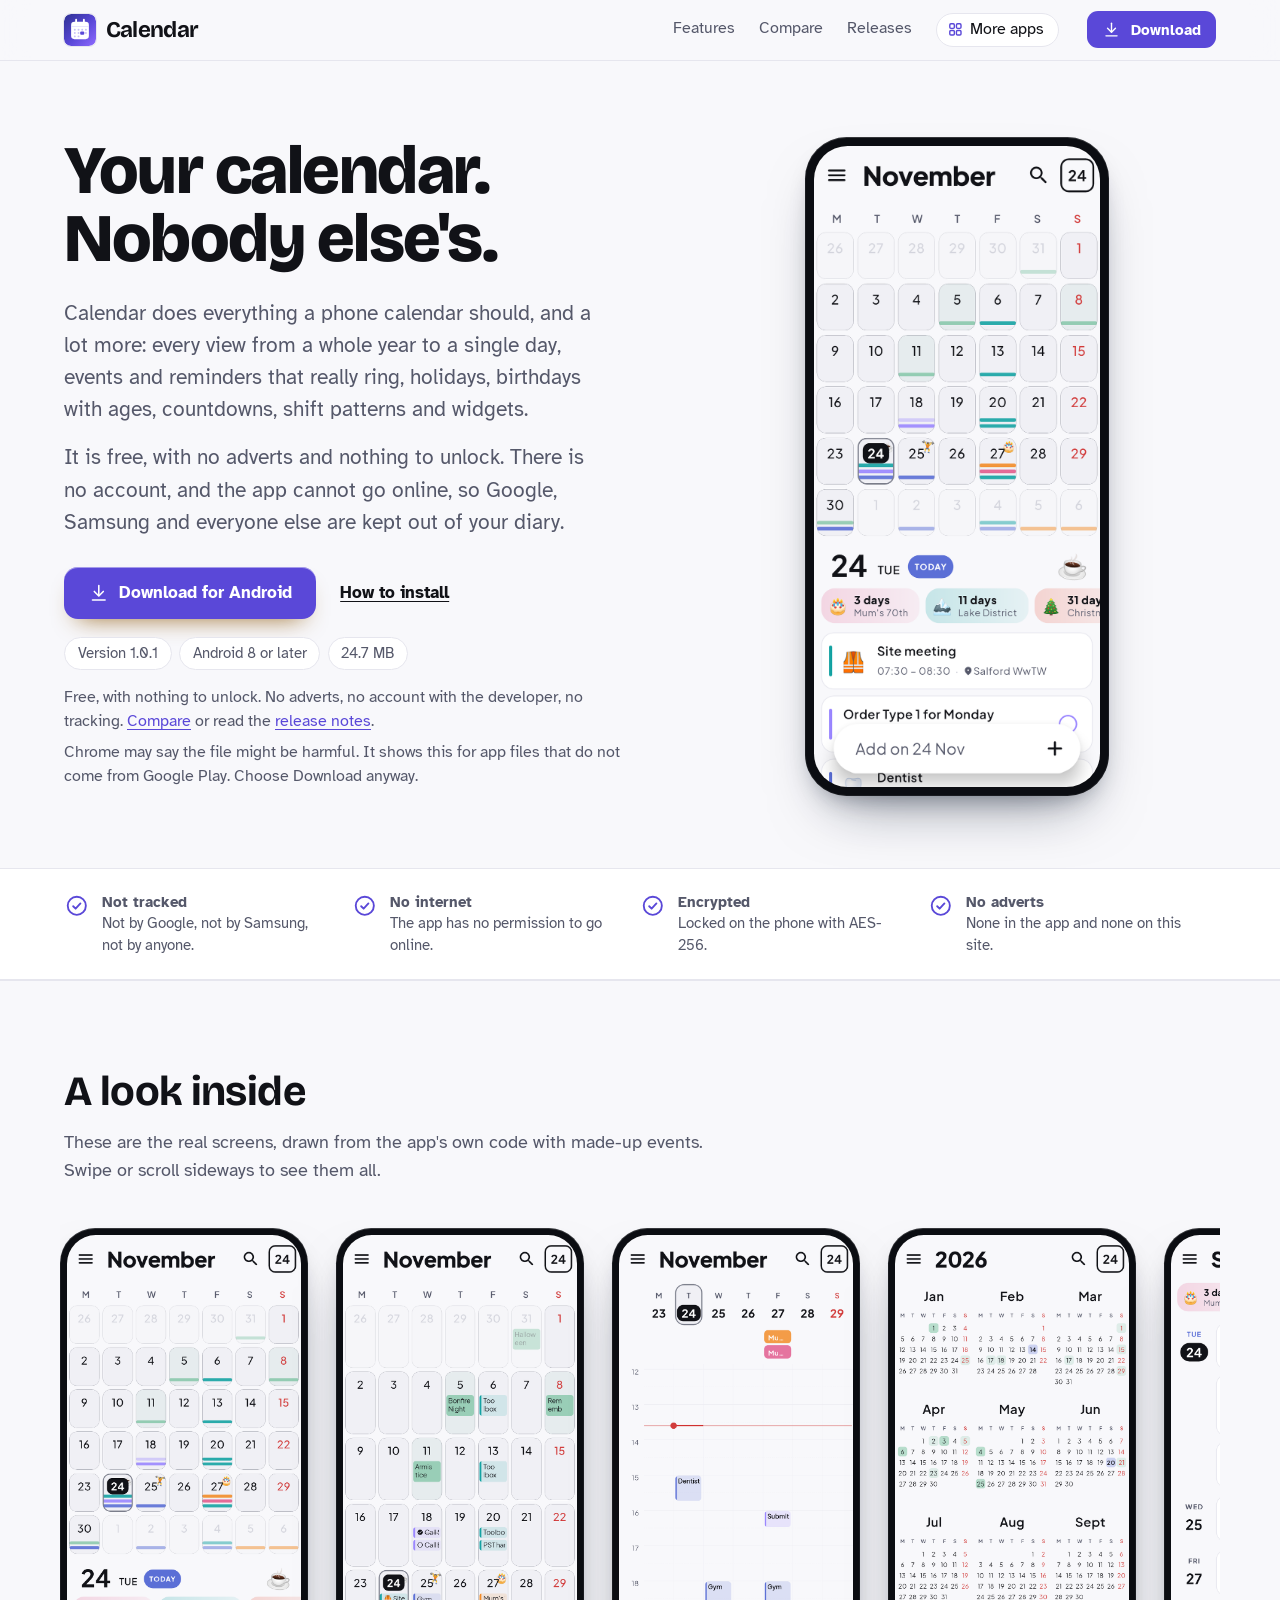
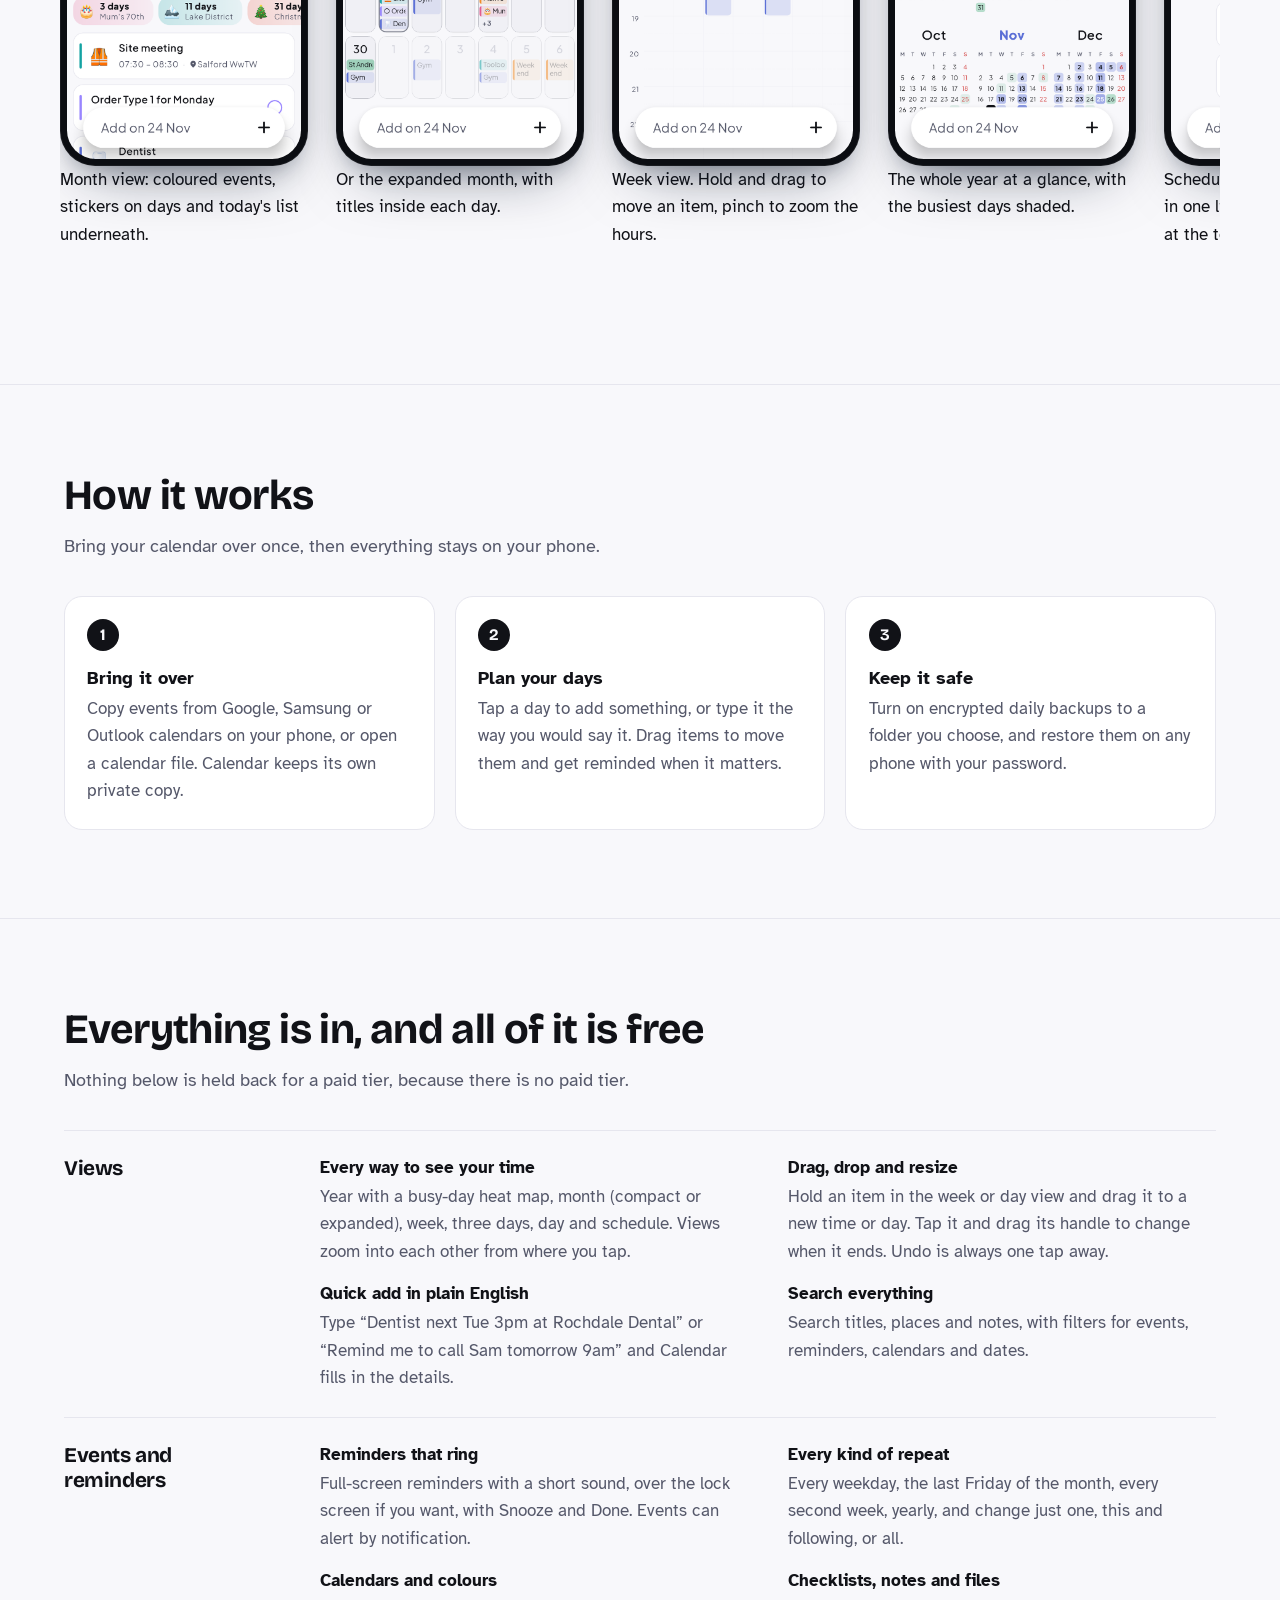
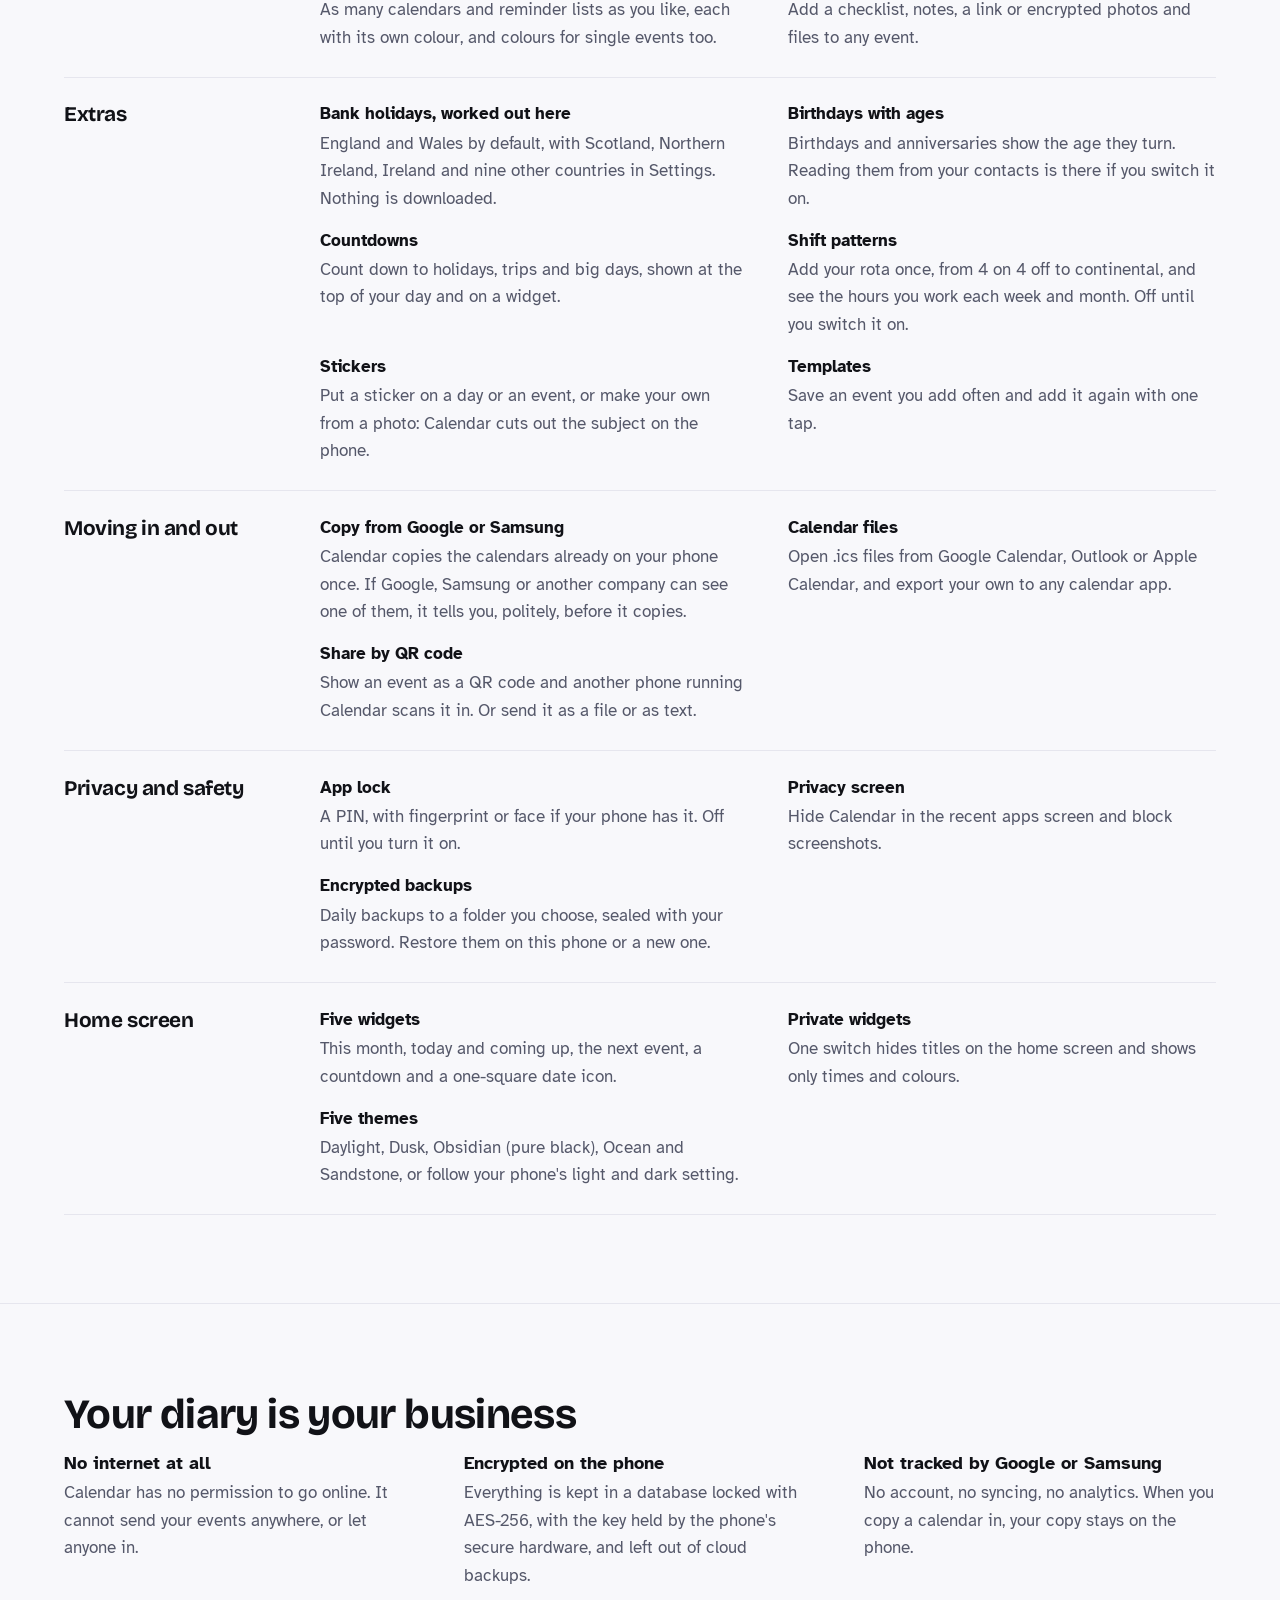
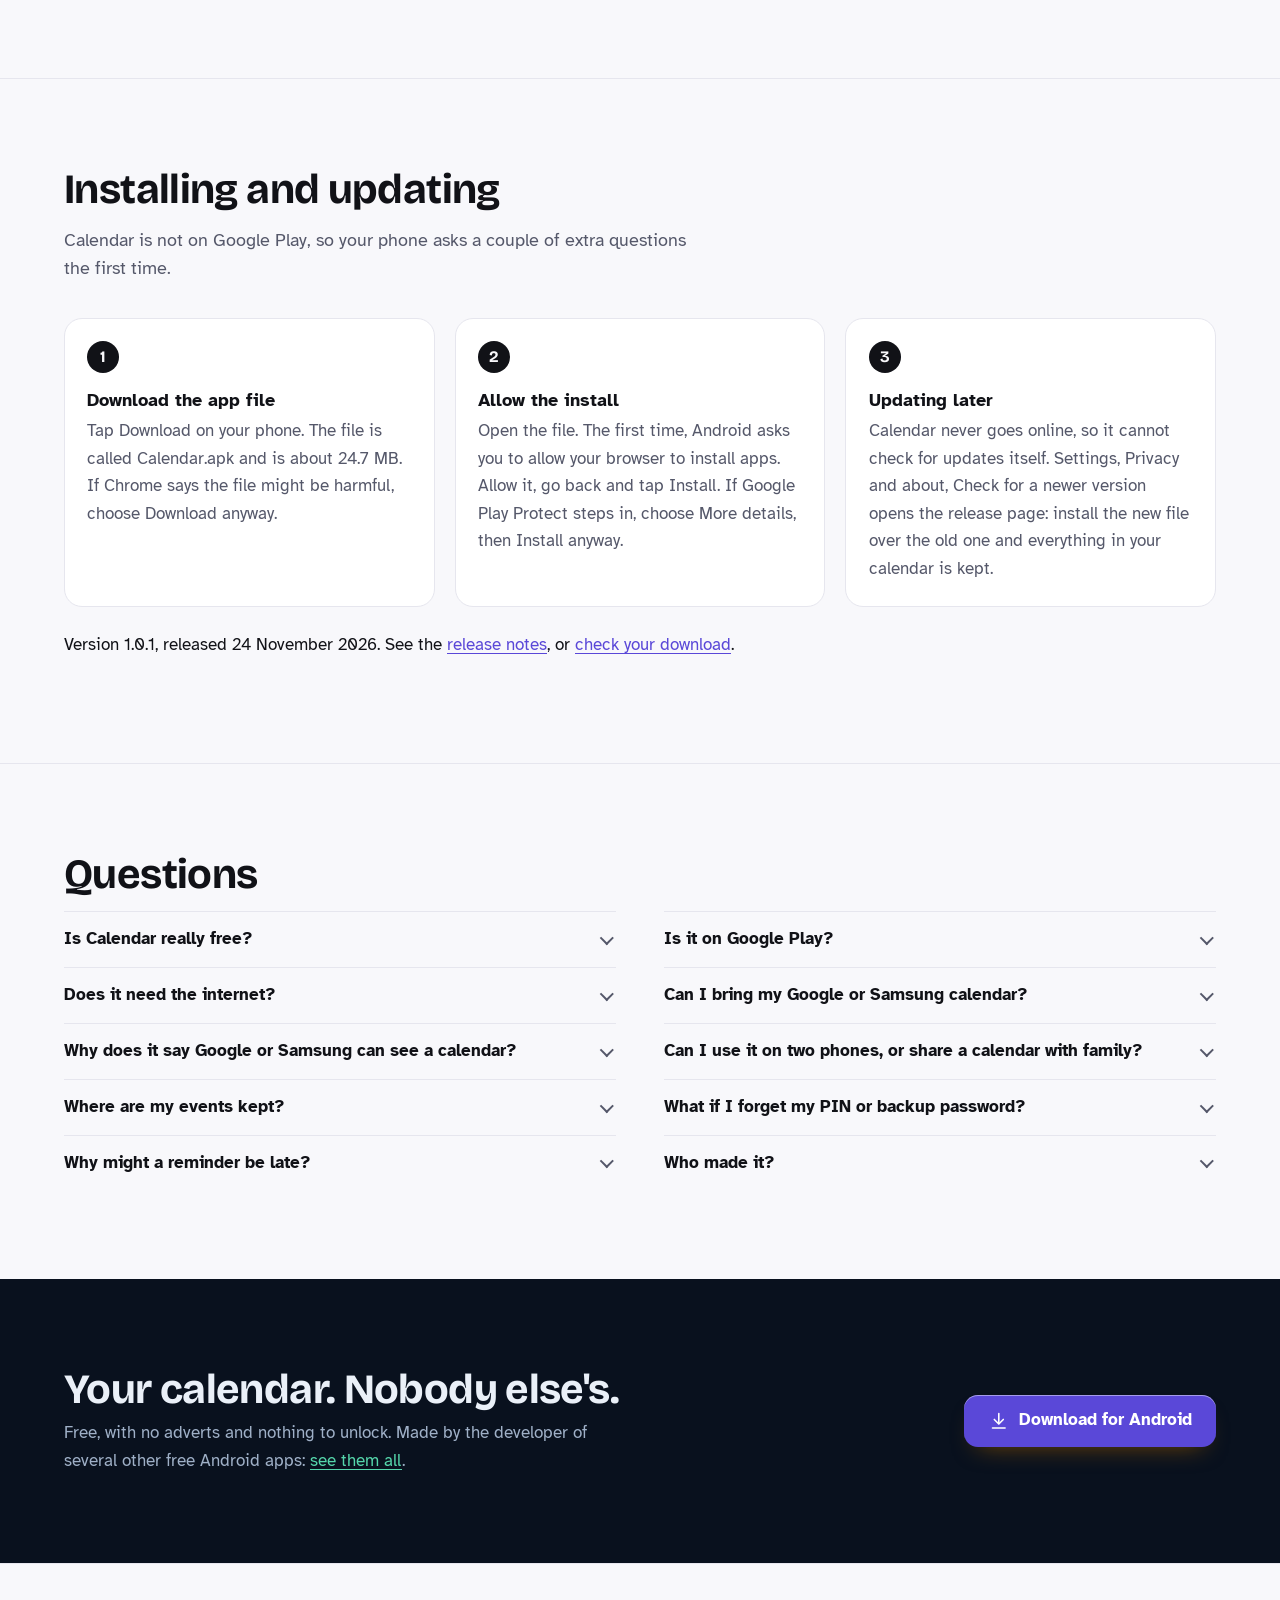
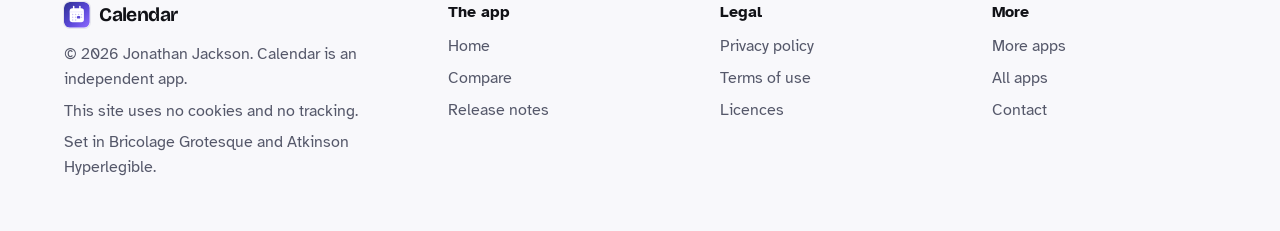
<file: index.html>
<!DOCTYPE html>
<html lang="en-GB">
<head>
<meta charset="utf-8">
<meta name="viewport" content="width=device-width, initial-scale=1">
<title>Calendar: a free, private calendar for Android that never goes online</title>
<meta name="description" content="Calendar is a free calendar for Android with year, month, week, day and schedule views, reminders that ring, UK bank holidays, birthdays, countdowns, shift patterns, photo stickers, widgets and encrypted backups. No adverts, no account, no internet.">
<meta name="author" content="Jonathan Jackson">
<link rel="canonical" href="https://customgpter.github.io/calendar/">
<meta name="theme-color" content="#f8f8fb" media="(prefers-color-scheme: light)">
<meta name="theme-color" content="#0b0b10" media="(prefers-color-scheme: dark)">
<meta property="og:type" content="website">
<meta property="og:site_name" content="Calendar">
<meta property="og:title" content="Calendar: a free, private calendar for Android that never goes online">
<meta property="og:description" content="Calendar is a free calendar for Android with year, month, week, day and schedule views, reminders that ring, UK bank holidays, birthdays, countdowns, shift patterns, photo stickers, widgets and encrypted backups. No adverts, no account, no internet.">
<meta property="og:url" content="https://customgpter.github.io/calendar/">
<meta property="og:image" content="https://customgpter.github.io/calendar/assets/og.png">
<meta property="og:image:width" content="1200">
<meta property="og:image:height" content="630">
<meta property="og:image:alt" content="Calendar&#x27;s month view: November with coloured events, stickers and today&#x27;s list underneath">
<meta property="og:locale" content="en_GB">
<meta name="twitter:card" content="summary_large_image">
<link rel="icon" href="./assets/favicon.svg" type="image/svg+xml">
<link rel="apple-touch-icon" href="./assets/apple-touch-icon.png">
<link rel="preload" href="./assets/fonts/bricolage-grotesque-latin.woff2" as="font" type="font/woff2" crossorigin>
<link rel="preload" href="./assets/fonts/atkinson-hyperlegible-latin-400-normal.woff2" as="font" type="font/woff2" crossorigin>
<link rel="stylesheet" href="./assets/site.css?v=1">
<link rel="stylesheet" href="./assets/house.css?v=1">
<link rel="stylesheet" href="./assets/apps-list.css?v=1">
<script src="./assets/apps-list.js?v=1" defer></script>
<script type="application/ld+json">{"@context":"https://schema.org","@type":"SoftwareApplication","name":"Calendar","url":"https://customgpter.github.io/calendar/","description":"Calendar is a free calendar for Android with year, month, week, day and schedule views, reminders that ring, UK bank holidays, birthdays, countdowns, shift patterns, photo stickers, widgets and encrypted backups. No adverts, no account, no internet.","applicationCategory":"ProductivityApplication","operatingSystem":"Android 8 or later","softwareVersion":"1.0.1","downloadUrl":"https://github.com/CustomGPTer/calendar/releases/latest/download/Calendar.apk","releaseNotes":"https://customgpter.github.io/calendar/releases.html","offers":{"@type":"Offer","price":"0","priceCurrency":"GBP"},"inLanguage":"en-GB","image":"https://customgpter.github.io/calendar/assets/og.png","featureList":["Every way to see your time","Drag, drop and resize","Quick add in plain English","Search everything","Reminders that ring","Every kind of repeat","Calendars and colours","Checklists, notes and files","Bank holidays, worked out here","Birthdays with ages","Countdowns","Shift patterns"],"author":{"@type":"Person","name":"Jonathan Jackson"}}</script>
<script type="application/ld+json">{"@context":"https://schema.org","@type":"FAQPage","mainEntity":[{"@type":"Question","name":"Is Calendar really free?","acceptedAnswer":{"@type":"Answer","text":"Yes. There is no paid version, no subscription, no trial and no adverts, and nothing in the app is locked."}},{"@type":"Question","name":"Is it on Google Play?","acceptedAnswer":{"@type":"Answer","text":"No. Calendar is a personal project and is downloaded from this site as an Android app file. It needs Android 8 or later, which covers almost every phone in use."}},{"@type":"Question","name":"Does it need the internet?","acceptedAnswer":{"@type":"Answer","text":"No. The app does not ask Android for internet access at all, so it cannot go online. Bank holidays are worked out on the phone, and the photo sticker cut-out runs on the phone too."}},{"@type":"Question","name":"Can I bring my Google or Samsung calendar?","acceptedAnswer":{"@type":"Answer","text":"Yes. In Import and export, tap From this phone's calendars and pick the ones to copy. It is a one-off copy: Calendar does not stay connected, and nothing you add in Calendar goes back to Google or Samsung. You can also open .ics files exported from Google Calendar, Outlook or Apple."}},{"@type":"Question","name":"Why does it say Google or Samsung can see a calendar?","acceptedAnswer":{"@type":"Answer","text":"A calendar kept in a Google, Samsung or work account is stored on that company's servers, so they can see it. Calendar tells you before copying. Your copy in Calendar is private; the originals stay where they were until you delete them."}},{"@type":"Question","name":"Can I use it on two phones, or share a calendar with family?","acceptedAnswer":{"@type":"Answer","text":"There is no syncing, because nothing goes online. You can send events by QR code or calendar file, and move everything to a new phone with an encrypted backup."}},{"@type":"Question","name":"Where are my events kept?","acceptedAnswer":{"@type":"Answer","text":"Only on your phone, in an encrypted database whose key is held by the phone's secure hardware. Calendar is left out of Google and Samsung cloud backups; use its own encrypted backups instead."}},{"@type":"Question","name":"What if I forget my PIN or backup password?","acceptedAnswer":{"@type":"Answer","text":"Neither can be recovered, by anyone, because they never leave the phone. A forgotten PIN can be cleared by erasing Calendar and restoring a backup. A forgotten backup password means making a new one and a new backup."}},{"@type":"Question","name":"Why might a reminder be late?","acceptedAnswer":{"@type":"Answer","text":"Some phones hold back alarms to save battery. Allow notifications and full-screen reminders when Settings asks, and leave Calendar out of battery saving if your phone offers it."}},{"@type":"Question","name":"Who made it?","acceptedAnswer":{"@type":"Answer","text":"Calendar is made by Jonathan Jackson, an independent developer in the United Kingdom. It is not connected with Samsung, Google or any other app maker."}}]}</script>
</head>
<body>
<a class="skip" href="#main">Skip to content</a>
<header class="masthead">
<div class="wrap">
<a class="brand" href="./" aria-label="Calendar home"><svg viewBox="0 0 108 108" aria-hidden="true"><defs><linearGradient id="cli" x1="0" y1="0" x2="1" y2="1"><stop offset="0" stop-color="#2e3192"/><stop offset=".55" stop-color="#5a48d8"/><stop offset="1" stop-color="#8f6bff"/></linearGradient></defs><rect width="108" height="108" rx="24" fill="url(#cli)"/><g transform="translate(54 55) scale(1.25) translate(-54 -55)"><path d="M39,32 h30 a9,9 0 0 1 9,9 v29 a9,9 0 0 1 -9,9 h-30 a9,9 0 0 1 -9,-9 v-29 a9,9 0 0 1 9,-9 z" fill="#fff"/><rect x="41" y="24" width="5" height="13" rx="2.5" fill="#fff"/><rect x="62" y="24" width="5" height="13" rx="2.5" fill="#fff"/><rect x="30" y="43.5" width="48" height="2.2" fill="#e3deff"/><g fill="#c9c2f7"><circle cx="40" cy="53.5" r="2.6"/><circle cx="50" cy="53.5" r="2.6"/><circle cx="60" cy="53.5" r="2.6"/><circle cx="70" cy="53.5" r="2.6"/><circle cx="40" cy="62.5" r="2.6"/><circle cx="50" cy="62.5" r="2.6"/><circle cx="70" cy="62.5" r="2.6"/><circle cx="40" cy="71.5" r="2.6"/><circle cx="50" cy="71.5" r="2.6"/></g><rect x="54.5" y="58" width="11" height="9" rx="3" fill="#5a48d8"/></g></svg><span>Calendar</span></a>
<nav aria-label="Main"><ul><li><a href="./#features">Features</a></li><li><a href="./compare.html">Compare</a></li><li><a href="./releases.html">Releases</a></li><li><a class="more-apps" href="./more-apps.html"><svg class="ico" viewBox="0 0 24 24" aria-hidden="true"><rect x="4" y="4" width="6.5" height="6.5" rx="1.6"/><rect x="13.5" y="4" width="6.5" height="6.5" rx="1.6"/><rect x="4" y="13.5" width="6.5" height="6.5" rx="1.6"/><rect x="13.5" y="13.5" width="6.5" height="6.5" rx="1.6"/></svg>More apps</a></li></ul></nav>
<a class="button small" href="https://github.com/CustomGPTer/calendar/releases/latest/download/Calendar.apk"><svg class="ico" viewBox="0 0 24 24" aria-hidden="true"><path d="M12 4v11"/><path d="M7 10.5l5 5 5-5"/><path d="M5 20h14"/></svg>Download</a>
</div>
</header>
<main id="main">
<div class="hero">
<div class="wrap hero-grid">
<div class="hero-copy">
<h1>Your calendar. Nobody else&#x27;s.</h1>
<p class="lede">Calendar does everything a phone calendar should, and a lot more: every view from a whole year to a single day, events and reminders that really ring, holidays, birthdays with ages, countdowns, shift patterns and widgets.</p><p class="lede">It is free, with no adverts and nothing to unlock. There is no account, and the app cannot go online, so Google, Samsung and everyone else are kept out of your diary.</p>

<p class="get" id="download"><a class="button" href="https://github.com/CustomGPTer/calendar/releases/latest/download/Calendar.apk"><svg class="ico" viewBox="0 0 24 24" aria-hidden="true"><path d="M12 4v11"/><path d="M7 10.5l5 5 5-5"/><path d="M5 20h14"/></svg>Download for Android</a><a class="aside" href="#install">How to install</a></p>
<ul class="pills"><li>Version 1.0.1</li><li>Android 8 or later</li><li>24.7 MB</li></ul>
<p class="facts">Free, with nothing to unlock. No adverts, no account with the developer, no tracking. <a href="compare.html">Compare</a> or read the <a href="releases.html">release notes</a>.</p>
<p class="facts">Chrome may say the file might be harmful. It shows this for app files that do not come from Google Play. Choose Download anyway.</p>
</div>
<div class="hero-phone"><div class="phone"><img src="./assets/screens/month.png" alt="Month view: coloured events, stickers on days and today&#x27;s list underneath." width="393" height="852" fetchpriority="high"></div></div>
</div>
</div>

<section class="promises" aria-label="In short">
<div class="wrap"><ul><li><svg class="ico" viewBox="0 0 24 24" aria-hidden="true"><circle cx="12" cy="12" r="8.5"/><path d="M8.6 12.4l2.3 2.3 4.5-4.9"/></svg><span><b>Not tracked</b><span>Not by Google, not by Samsung, not by anyone.</span></span></li><li><svg class="ico" viewBox="0 0 24 24" aria-hidden="true"><circle cx="12" cy="12" r="8.5"/><path d="M8.6 12.4l2.3 2.3 4.5-4.9"/></svg><span><b>No internet</b><span>The app has no permission to go online.</span></span></li><li><svg class="ico" viewBox="0 0 24 24" aria-hidden="true"><circle cx="12" cy="12" r="8.5"/><path d="M8.6 12.4l2.3 2.3 4.5-4.9"/></svg><span><b>Encrypted</b><span>Locked on the phone with AES-256.</span></span></li><li><svg class="ico" viewBox="0 0 24 24" aria-hidden="true"><circle cx="12" cy="12" r="8.5"/><path d="M8.6 12.4l2.3 2.3 4.5-4.9"/></svg><span><b>No adverts</b><span>None in the app and none on this site.</span></span></li></ul></div>
</section>

<section id="screens" aria-labelledby="screens-h">
<div class="wrap">
<h2 id="screens-h">A look inside</h2>
<p class="intro">These are the real screens, drawn from the app&#x27;s own code with made-up events. Swipe or scroll sideways to see them all.</p>
<div class="gallery" tabindex="0" role="region" aria-label="Screens from Calendar"><figure class="shot"><div class="phone"><img src="./assets/screens/month.png" alt="Month view: coloured events, stickers on days and today&#x27;s list underneath." width="393" height="852" loading="eager" decoding="async"></div><figcaption>Month view: coloured events, stickers on days and today&#x27;s list underneath.</figcaption></figure><figure class="shot"><div class="phone"><img src="./assets/screens/month-expanded.png" alt="Or the expanded month, with titles inside each day." width="393" height="852" loading="eager" decoding="async"></div><figcaption>Or the expanded month, with titles inside each day.</figcaption></figure><figure class="shot"><div class="phone"><img src="./assets/screens/week.png" alt="Week view. Hold and drag to move an item, pinch to zoom the hours." width="393" height="852" loading="eager" decoding="async"></div><figcaption>Week view. Hold and drag to move an item, pinch to zoom the hours.</figcaption></figure><figure class="shot"><div class="phone"><img src="./assets/screens/year.png" alt="The whole year at a glance, with the busiest days shaded." width="393" height="852" loading="eager" decoding="async"></div><figcaption>The whole year at a glance, with the busiest days shaded.</figcaption></figure><figure class="shot"><div class="phone"><img src="./assets/screens/schedule.png" alt="Schedule: everything coming up in one list, with your countdowns at the top." width="393" height="852" loading="eager" decoding="async"></div><figcaption>Schedule: everything coming up in one list, with your countdowns at the top.</figcaption></figure><figure class="shot"><div class="phone"><img src="./assets/screens/detail.png" alt="An event with its sticker, place, alerts and a checklist you tick off right there." width="393" height="852" loading="eager" decoding="async"></div><figcaption>An event with its sticker, place, alerts and a checklist you tick off right there.</figcaption></figure><figure class="shot"><div class="phone"><img src="./assets/screens/quick-add.png" alt="Quick add understands plain English: dates, times, repeats, places and reminders." width="393" height="852" loading="eager" decoding="async"></div><figcaption>Quick add understands plain English: dates, times, repeats, places and reminders.</figcaption></figure><figure class="shot"><div class="phone"><img src="./assets/screens/import.png" alt="Copy your phone&#x27;s Google or Samsung calendars in once, with a clear note on who can see the originals." width="393" height="852" loading="eager" decoding="async"></div><figcaption>Copy your phone&#x27;s Google or Samsung calendars in once, with a clear note on who can see the originals.</figcaption></figure><figure class="shot"><div class="phone"><img src="./assets/screens/widgets.png" alt="Five home-screen widgets: month, today and coming up, next event, countdown and the date." width="393" height="852" loading="eager" decoding="async"></div><figcaption>Five home-screen widgets: month, today and coming up, next event, countdown and the date.</figcaption></figure><figure class="shot"><div class="phone"><img src="./assets/screens/lock.png" alt="An optional PIN or fingerprint lock keeps your diary private if someone picks up your phone." width="393" height="852" loading="eager" decoding="async"></div><figcaption>An optional PIN or fingerprint lock keeps your diary private if someone picks up your phone.</figcaption></figure></div>
</div>
</section>

<section id="how" aria-labelledby="how-h">
<div class="wrap">
<h2 id="how-h">How it works</h2>
<p class="intro">Bring your calendar over once, then everything stays on your phone.</p>
<ol class="steps"><li><h3>Bring it over</h3><p>Copy events from Google, Samsung or Outlook calendars on your phone, or open a calendar file. Calendar keeps its own private copy.</p></li><li><h3>Plan your days</h3><p>Tap a day to add something, or type it the way you would say it. Drag items to move them and get reminded when it matters.</p></li><li><h3>Keep it safe</h3><p>Turn on encrypted daily backups to a folder you choose, and restore them on any phone with your password.</p></li></ol>
</div>
</section>

<section id="features" aria-labelledby="features-h">
<div class="wrap">
<h2 id="features-h">Everything is in, and all of it is free</h2>
<p class="intro">Nothing below is held back for a paid tier, because there is no paid tier.</p>
<div class="groups"><div class="group"><h3>Views</h3><dl><div><dt>Every way to see your time</dt><dd>Year with a busy-day heat map, month (compact or expanded), week, three days, day and schedule. Views zoom into each other from where you tap.</dd></div><div><dt>Drag, drop and resize</dt><dd>Hold an item in the week or day view and drag it to a new time or day. Tap it and drag its handle to change when it ends. Undo is always one tap away.</dd></div><div><dt>Quick add in plain English</dt><dd>Type &ldquo;Dentist next Tue 3pm at Rochdale Dental&rdquo; or &ldquo;Remind me to call Sam tomorrow 9am&rdquo; and Calendar fills in the details.</dd></div><div><dt>Search everything</dt><dd>Search titles, places and notes, with filters for events, reminders, calendars and dates.</dd></div></dl></div><div class="group"><h3>Events and reminders</h3><dl><div><dt>Reminders that ring</dt><dd>Full-screen reminders with a short sound, over the lock screen if you want, with Snooze and Done. Events can alert by notification.</dd></div><div><dt>Every kind of repeat</dt><dd>Every weekday, the last Friday of the month, every second week, yearly, and change just one, this and following, or all.</dd></div><div><dt>Calendars and colours</dt><dd>As many calendars and reminder lists as you like, each with its own colour, and colours for single events too.</dd></div><div><dt>Checklists, notes and files</dt><dd>Add a checklist, notes, a link or encrypted photos and files to any event.</dd></div></dl></div><div class="group"><h3>Extras</h3><dl><div><dt>Bank holidays, worked out here</dt><dd>England and Wales by default, with Scotland, Northern Ireland, Ireland and nine other countries in Settings. Nothing is downloaded.</dd></div><div><dt>Birthdays with ages</dt><dd>Birthdays and anniversaries show the age they turn. Reading them from your contacts is there if you switch it on.</dd></div><div><dt>Countdowns</dt><dd>Count down to holidays, trips and big days, shown at the top of your day and on a widget.</dd></div><div><dt>Shift patterns</dt><dd>Add your rota once, from 4 on 4 off to continental, and see the hours you work each week and month. Off until you switch it on.</dd></div><div><dt>Stickers</dt><dd>Put a sticker on a day or an event, or make your own from a photo: Calendar cuts out the subject on the phone.</dd></div><div><dt>Templates</dt><dd>Save an event you add often and add it again with one tap.</dd></div></dl></div><div class="group"><h3>Moving in and out</h3><dl><div><dt>Copy from Google or Samsung</dt><dd>Calendar copies the calendars already on your phone once. If Google, Samsung or another company can see one of them, it tells you, politely, before it copies.</dd></div><div><dt>Calendar files</dt><dd>Open .ics files from Google Calendar, Outlook or Apple Calendar, and export your own to any calendar app.</dd></div><div><dt>Share by QR code</dt><dd>Show an event as a QR code and another phone running Calendar scans it in. Or send it as a file or as text.</dd></div></dl></div><div class="group"><h3>Privacy and safety</h3><dl><div><dt>App lock</dt><dd>A PIN, with fingerprint or face if your phone has it. Off until you turn it on.</dd></div><div><dt>Privacy screen</dt><dd>Hide Calendar in the recent apps screen and block screenshots.</dd></div><div><dt>Encrypted backups</dt><dd>Daily backups to a folder you choose, sealed with your password. Restore them on this phone or a new one.</dd></div></dl></div><div class="group"><h3>Home screen</h3><dl><div><dt>Five widgets</dt><dd>This month, today and coming up, the next event, a countdown and a one-square date icon.</dd></div><div><dt>Private widgets</dt><dd>One switch hides titles on the home screen and shows only times and colours.</dd></div><div><dt>Five themes</dt><dd>Daylight, Dusk, Obsidian (pure black), Ocean and Sandstone, or follow your phone's light and dark setting.</dd></div></dl></div></div>
</div>
</section>

<section id="privacy" aria-labelledby="privacy-h">
<div class="wrap">
<h2 id="privacy-h">Your diary is your business</h2>
<ul class="plain"><li><h3>No internet at all</h3><p>Calendar has no permission to go online. It cannot send your events anywhere, or let anyone in.</p></li><li><h3>Encrypted on the phone</h3><p>Everything is kept in a database locked with AES-256, with the key held by the phone's secure hardware, and left out of cloud backups.</p></li><li><h3>Not tracked by Google or Samsung</h3><p>No account, no syncing, no analytics. When you copy a calendar in, your copy stays on the phone.</p></li></ul>
</div>
</section>

<section id="install" aria-labelledby="install-h">
<div class="wrap">
<h2 id="install-h">Installing and updating</h2>
<p class="intro">Calendar is not on Google Play, so your phone asks a couple of extra questions the first time.</p>
<ol class="steps"><li><h3>Download the app file</h3><p>Tap Download on your phone. The file is called Calendar.apk and is about 24.7 MB. If Chrome says the file might be harmful, choose Download anyway.</p></li><li><h3>Allow the install</h3><p>Open the file. The first time, Android asks you to allow your browser to install apps. Allow it, go back and tap Install. If Google Play Protect steps in, choose More details, then Install anyway.</p></li><li><h3>Updating later</h3><p>Calendar never goes online, so it cannot check for updates itself. Settings, Privacy and about, Check for a newer version opens the release page: install the new file over the old one and everything in your calendar is kept.</p></li></ol>
<p class="after-table">Version 1.0.1, released 24 November 2026. See the <a href="releases.html">release notes</a>, or <a href="releases.html#checking">check your download</a>.</p>
</div>
</section>

<section id="questions" aria-labelledby="questions-h">
<div class="wrap">
<h2 id="questions-h">Questions</h2>
<div class="faq"><details><summary>Is Calendar really free?</summary><p>Yes. There is no paid version, no subscription, no trial and no adverts, and nothing in the app is locked.</p></details><details><summary>Is it on Google Play?</summary><p>No. Calendar is a personal project and is downloaded from this site as an Android app file. It needs Android 8 or later, which covers almost every phone in use.</p></details><details><summary>Does it need the internet?</summary><p>No. The app does not ask Android for internet access at all, so it cannot go online. Bank holidays are worked out on the phone, and the photo sticker cut-out runs on the phone too.</p></details><details><summary>Can I bring my Google or Samsung calendar?</summary><p>Yes. In Import and export, tap From this phone's calendars and pick the ones to copy. It is a one-off copy: Calendar does not stay connected, and nothing you add in Calendar goes back to Google or Samsung. You can also open .ics files exported from Google Calendar, Outlook or Apple.</p></details><details><summary>Why does it say Google or Samsung can see a calendar?</summary><p>A calendar kept in a Google, Samsung or work account is stored on that company's servers, so they can see it. Calendar tells you before copying. Your copy in Calendar is private; the originals stay where they were until you delete them.</p></details><details><summary>Can I use it on two phones, or share a calendar with family?</summary><p>There is no syncing, because nothing goes online. You can send events by QR code or calendar file, and move everything to a new phone with an encrypted backup.</p></details><details><summary>Where are my events kept?</summary><p>Only on your phone, in an encrypted database whose key is held by the phone's secure hardware. Calendar is left out of Google and Samsung cloud backups; use its own encrypted backups instead.</p></details><details><summary>What if I forget my PIN or backup password?</summary><p>Neither can be recovered, by anyone, because they never leave the phone. A forgotten PIN can be cleared by erasing Calendar and restoring a backup. A forgotten backup password means making a new one and a new backup.</p></details><details><summary>Why might a reminder be late?</summary><p>Some phones hold back alarms to save battery. Allow notifications and full-screen reminders when Settings asks, and leave Calendar out of battery saving if your phone offers it.</p></details><details><summary>Who made it?</summary><p>Calendar is made by Jonathan Jackson, an independent developer in the United Kingdom. It is not connected with Samsung, Google or any other app maker.</p></details></div>
</div>
</section>

<section class="closing" aria-labelledby="closing-h">
<div class="wrap">
<div><h2 id="closing-h">Your calendar. Nobody else&#x27;s.</h2><p>Free, with no adverts and nothing to unlock. Made by the developer of several other free Android apps: <a href="more-apps.html">see them all</a>.</p></div>
<a class="button" href="https://github.com/CustomGPTer/calendar/releases/latest/download/Calendar.apk"><svg class="ico" viewBox="0 0 24 24" aria-hidden="true"><path d="M12 4v11"/><path d="M7 10.5l5 5 5-5"/><path d="M5 20h14"/></svg>Download for Android</a>
</div>
</section>
</main>
<footer class="colophon">
<div class="wrap">
<div>
<a class="brand" href="./" aria-label="Calendar home"><svg viewBox="0 0 108 108" aria-hidden="true"><defs><linearGradient id="cli" x1="0" y1="0" x2="1" y2="1"><stop offset="0" stop-color="#2e3192"/><stop offset=".55" stop-color="#5a48d8"/><stop offset="1" stop-color="#8f6bff"/></linearGradient></defs><rect width="108" height="108" rx="24" fill="url(#cli)"/><g transform="translate(54 55) scale(1.25) translate(-54 -55)"><path d="M39,32 h30 a9,9 0 0 1 9,9 v29 a9,9 0 0 1 -9,9 h-30 a9,9 0 0 1 -9,-9 v-29 a9,9 0 0 1 9,-9 z" fill="#fff"/><rect x="41" y="24" width="5" height="13" rx="2.5" fill="#fff"/><rect x="62" y="24" width="5" height="13" rx="2.5" fill="#fff"/><rect x="30" y="43.5" width="48" height="2.2" fill="#e3deff"/><g fill="#c9c2f7"><circle cx="40" cy="53.5" r="2.6"/><circle cx="50" cy="53.5" r="2.6"/><circle cx="60" cy="53.5" r="2.6"/><circle cx="70" cy="53.5" r="2.6"/><circle cx="40" cy="62.5" r="2.6"/><circle cx="50" cy="62.5" r="2.6"/><circle cx="70" cy="62.5" r="2.6"/><circle cx="40" cy="71.5" r="2.6"/><circle cx="50" cy="71.5" r="2.6"/></g><rect x="54.5" y="58" width="11" height="9" rx="3" fill="#5a48d8"/></g></svg><span>Calendar</span></a>
<p>&copy; 2026 Jonathan Jackson. Calendar is an independent app.</p>
<p>This site uses no cookies and no tracking.</p>
<p>Set in Bricolage Grotesque and Atkinson Hyperlegible.</p>
</div>
<nav aria-label="The app"><h2>The app</h2><ul>
<li><a href="./">Home</a></li>
<li><a href="./compare.html">Compare</a></li>
<li><a href="./releases.html">Release notes</a></li>

</ul></nav>
<nav aria-label="Legal"><h2>Legal</h2><ul>
<li><a href="./privacy.html">Privacy policy</a></li>
<li><a href="./terms.html">Terms of use</a></li>
<li><a href="./licences.html">Licences</a></li>
</ul></nav>
<nav aria-label="More"><h2>More</h2><ul>
<li><a href="./more-apps.html">More apps</a></li>
<li><a href="https://customgpter.github.io/">All apps</a></li>
<li><a href="https://github.com/CustomGPTer/calendar/issues">Contact</a></li>
</ul></nav>
</div>
</footer>
</body>
</html>
</file>
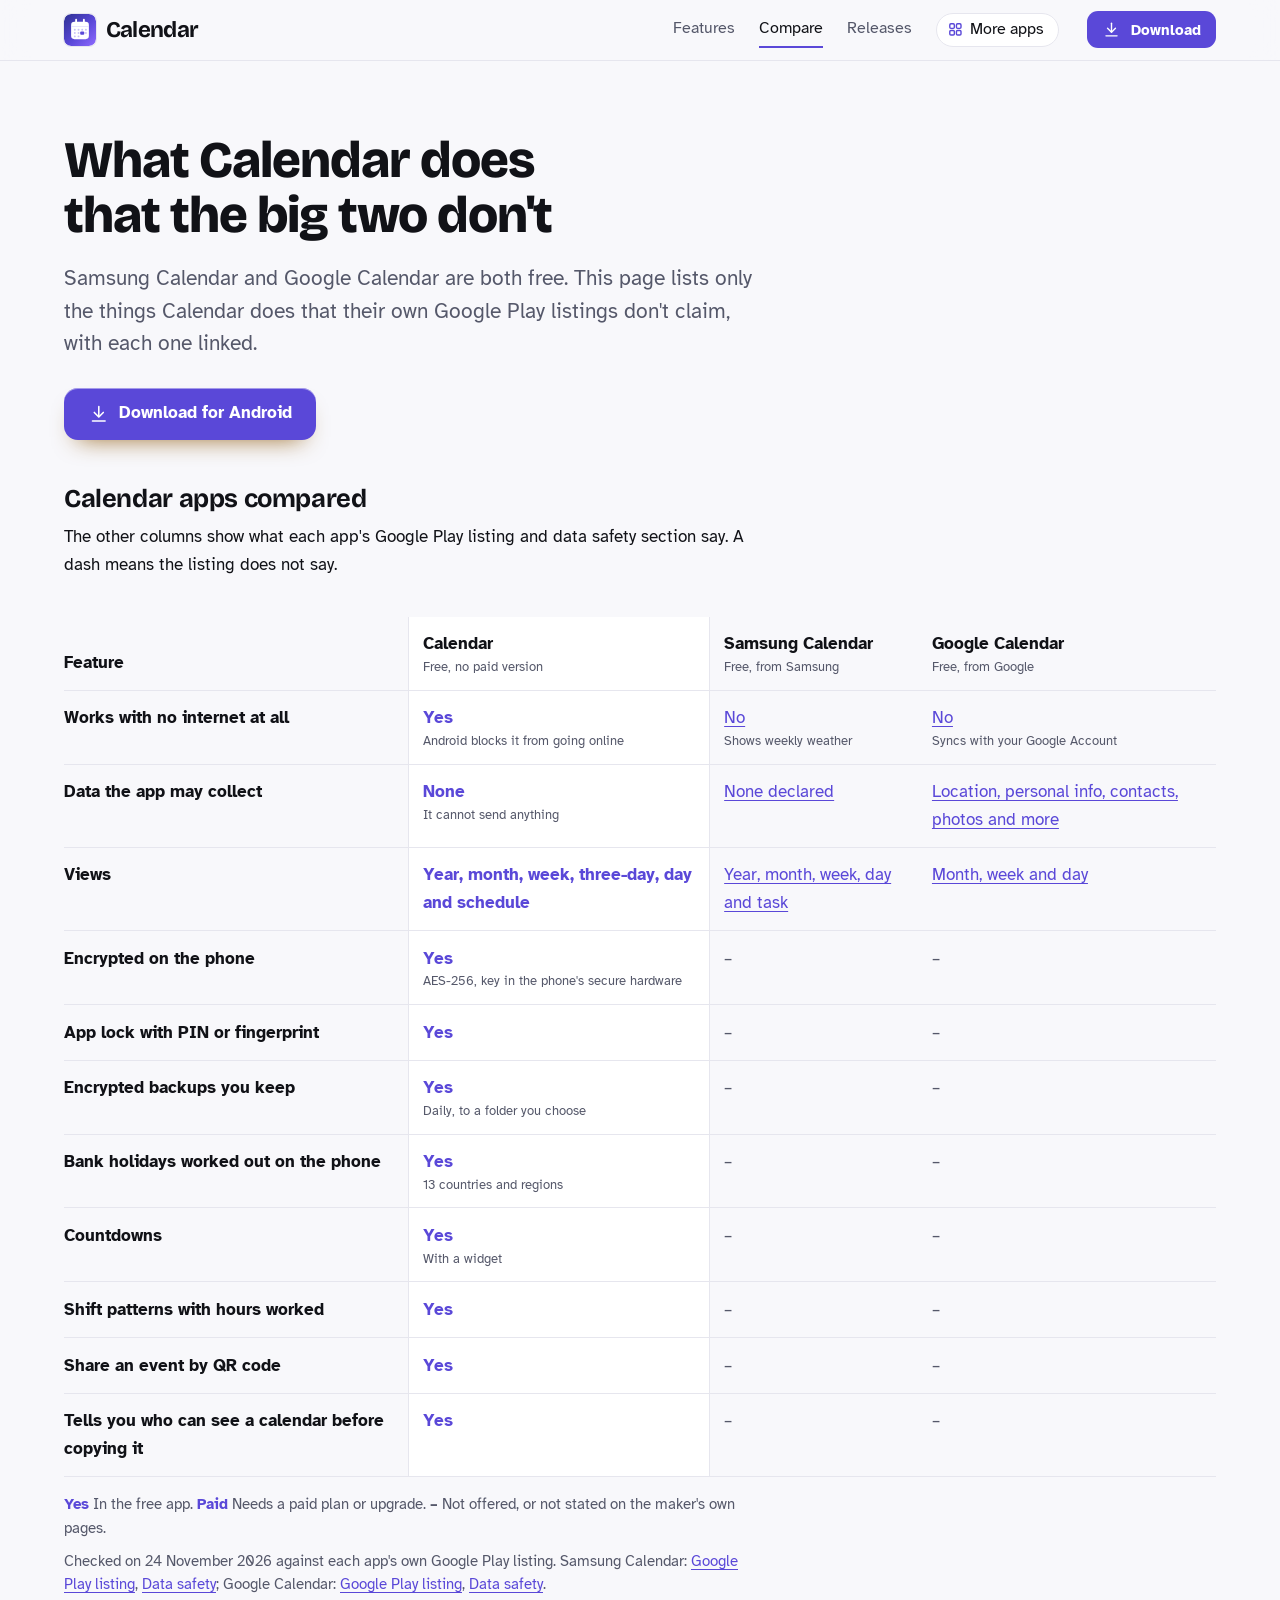
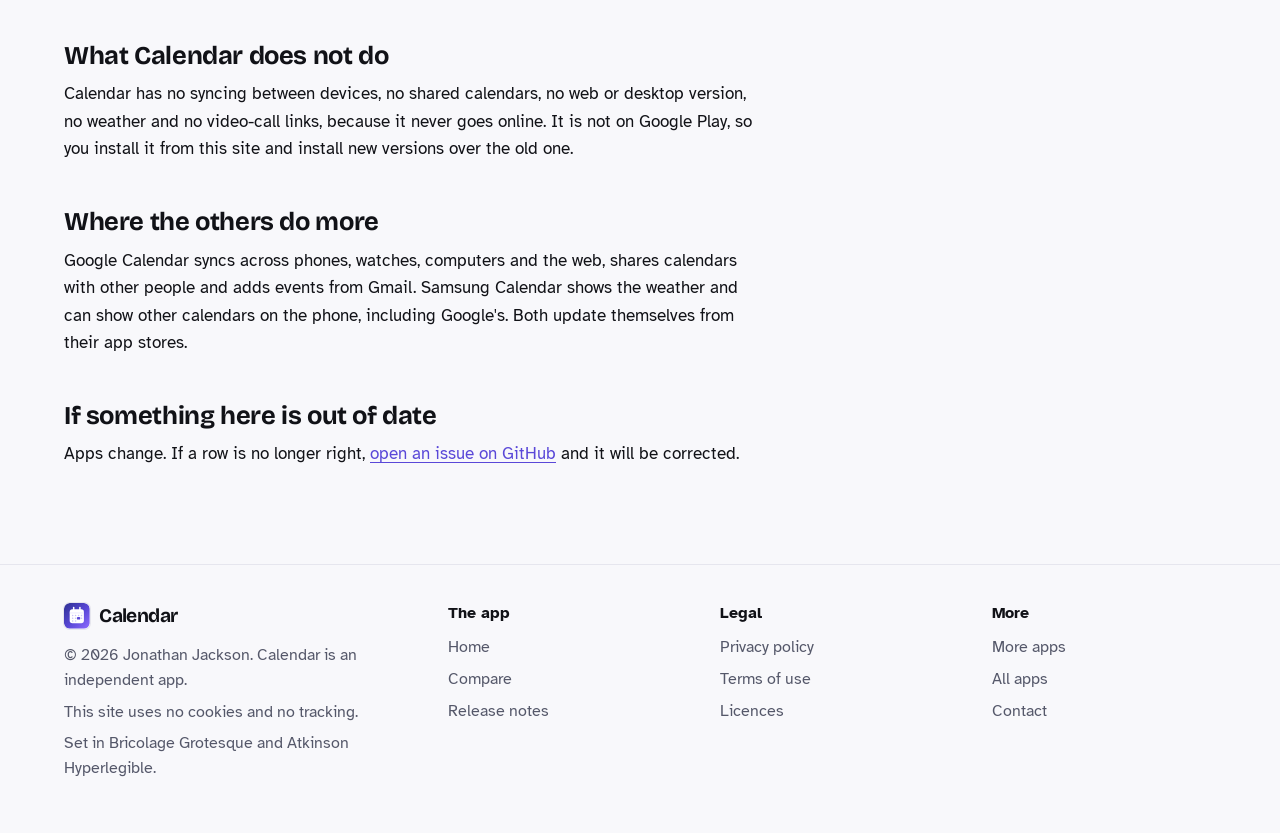
<file: compare.html>
<!DOCTYPE html>
<html lang="en-GB">
<head>
<meta charset="utf-8">
<meta name="viewport" content="width=device-width, initial-scale=1">
<title>Calendar compared with Samsung Calendar and Google Calendar</title>
<meta name="description" content="How Calendar compares with Samsung Calendar and Google Calendar, row by row, using each app&#x27;s own Google Play listing.">
<meta name="author" content="Jonathan Jackson">
<link rel="canonical" href="https://customgpter.github.io/calendar/compare.html">
<meta name="theme-color" content="#f8f8fb" media="(prefers-color-scheme: light)">
<meta name="theme-color" content="#0b0b10" media="(prefers-color-scheme: dark)">
<meta property="og:type" content="website">
<meta property="og:site_name" content="Calendar">
<meta property="og:title" content="Calendar compared with Samsung Calendar and Google Calendar">
<meta property="og:description" content="How Calendar compares with Samsung Calendar and Google Calendar, row by row, using each app&#x27;s own Google Play listing.">
<meta property="og:url" content="https://customgpter.github.io/calendar/compare.html">
<meta property="og:image" content="https://customgpter.github.io/calendar/assets/og.png">
<meta property="og:image:width" content="1200">
<meta property="og:image:height" content="630">
<meta property="og:image:alt" content="Calendar&#x27;s month view: November with coloured events, stickers and today&#x27;s list underneath">
<meta property="og:locale" content="en_GB">
<meta name="twitter:card" content="summary_large_image">
<link rel="icon" href="./assets/favicon.svg" type="image/svg+xml">
<link rel="apple-touch-icon" href="./assets/apple-touch-icon.png">
<link rel="preload" href="./assets/fonts/bricolage-grotesque-latin.woff2" as="font" type="font/woff2" crossorigin>
<link rel="preload" href="./assets/fonts/atkinson-hyperlegible-latin-400-normal.woff2" as="font" type="font/woff2" crossorigin>
<link rel="stylesheet" href="./assets/site.css?v=1">
<link rel="stylesheet" href="./assets/house.css?v=1">
<link rel="stylesheet" href="./assets/apps-list.css?v=1">
<script src="./assets/apps-list.js?v=1" defer></script>
</head>
<body>
<a class="skip" href="#main">Skip to content</a>
<header class="masthead">
<div class="wrap">
<a class="brand" href="./" aria-label="Calendar home"><svg viewBox="0 0 108 108" aria-hidden="true"><defs><linearGradient id="cli" x1="0" y1="0" x2="1" y2="1"><stop offset="0" stop-color="#2e3192"/><stop offset=".55" stop-color="#5a48d8"/><stop offset="1" stop-color="#8f6bff"/></linearGradient></defs><rect width="108" height="108" rx="24" fill="url(#cli)"/><g transform="translate(54 55) scale(1.25) translate(-54 -55)"><path d="M39,32 h30 a9,9 0 0 1 9,9 v29 a9,9 0 0 1 -9,9 h-30 a9,9 0 0 1 -9,-9 v-29 a9,9 0 0 1 9,-9 z" fill="#fff"/><rect x="41" y="24" width="5" height="13" rx="2.5" fill="#fff"/><rect x="62" y="24" width="5" height="13" rx="2.5" fill="#fff"/><rect x="30" y="43.5" width="48" height="2.2" fill="#e3deff"/><g fill="#c9c2f7"><circle cx="40" cy="53.5" r="2.6"/><circle cx="50" cy="53.5" r="2.6"/><circle cx="60" cy="53.5" r="2.6"/><circle cx="70" cy="53.5" r="2.6"/><circle cx="40" cy="62.5" r="2.6"/><circle cx="50" cy="62.5" r="2.6"/><circle cx="70" cy="62.5" r="2.6"/><circle cx="40" cy="71.5" r="2.6"/><circle cx="50" cy="71.5" r="2.6"/></g><rect x="54.5" y="58" width="11" height="9" rx="3" fill="#5a48d8"/></g></svg><span>Calendar</span></a>
<nav aria-label="Main"><ul><li><a href="./#features">Features</a></li><li><a href="./compare.html" aria-current="page">Compare</a></li><li><a href="./releases.html">Releases</a></li><li><a class="more-apps" href="./more-apps.html"><svg class="ico" viewBox="0 0 24 24" aria-hidden="true"><rect x="4" y="4" width="6.5" height="6.5" rx="1.6"/><rect x="13.5" y="4" width="6.5" height="6.5" rx="1.6"/><rect x="4" y="13.5" width="6.5" height="6.5" rx="1.6"/><rect x="13.5" y="13.5" width="6.5" height="6.5" rx="1.6"/></svg>More apps</a></li></ul></nav>
<a class="button small" href="https://github.com/CustomGPTer/calendar/releases/latest/download/Calendar.apk"><svg class="ico" viewBox="0 0 24 24" aria-hidden="true"><path d="M12 4v11"/><path d="M7 10.5l5 5 5-5"/><path d="M5 20h14"/></svg>Download</a>
</div>
</header>
<main id="main" class="doc">
<div class="wrap">
<div class="measure">
<h1>What Calendar does that the big two don&#x27;t</h1>
<p class="lede">Samsung Calendar and Google Calendar are both free. This page lists only the things Calendar does that their own Google Play listings don't claim, with each one linked.</p>
<p class="get"><a class="button" href="https://github.com/CustomGPTer/calendar/releases/latest/download/Calendar.apk"><svg class="ico" viewBox="0 0 24 24" aria-hidden="true"><path d="M12 4v11"/><path d="M7 10.5l5 5 5-5"/><path d="M5 20h14"/></svg>Download for Android</a></p>
<h2 id="table">Calendar apps compared</h2>
<p>The other columns show what each app's Google Play listing and data safety section say. A dash means the listing does not say.</p>
</div>
<div class="scroll">
<table class="cmp">
<thead><tr><th scope="col">Feature</th><th scope="col" class="ours">Calendar<small>Free, no paid version</small></th><th scope="col">Samsung Calendar<small>Free, from Samsung</small></th><th scope="col">Google Calendar<small>Free, from Google</small></th></tr></thead>
<tbody>
<tr><th scope="row">Works with no internet at all</th><td class="yes ours"><span class="app">Calendar</span><span class="v">Yes<small>Android blocks it from going online</small></span></td><td class="na"><span class="app">Samsung Calendar</span><span class="v"><a href="https://play.google.com/store/apps/details?id=com.samsung.android.calendar&hl=en_GB&gl=GB">No</a><small>Shows weekly weather</small></span></td><td class="na"><span class="app">Google Calendar</span><span class="v"><a href="https://play.google.com/store/apps/details?id=com.google.android.calendar&hl=en_GB&gl=GB">No</a><small>Syncs with your Google Account</small></span></td></tr>
<tr><th scope="row">Data the app may collect</th><td class="yes ours"><span class="app">Calendar</span><span class="v">None<small>It cannot send anything</small></span></td><td class="na"><span class="app">Samsung Calendar</span><span class="v"><a href="https://play.google.com/store/apps/datasafety?id=com.samsung.android.calendar&hl=en_GB&gl=GB">None declared</a></span></td><td class="na"><span class="app">Google Calendar</span><span class="v"><a href="https://play.google.com/store/apps/datasafety?id=com.google.android.calendar&hl=en_GB&gl=GB">Location, personal info, contacts, photos and more</a></span></td></tr>
<tr><th scope="row">Views</th><td class="yes ours"><span class="app">Calendar</span><span class="v">Year, month, week, three-day, day and schedule</span></td><td class="na"><span class="app">Samsung Calendar</span><span class="v"><a href="https://play.google.com/store/apps/details?id=com.samsung.android.calendar&hl=en_GB&gl=GB">Year, month, week, day and task</a></span></td><td class="na"><span class="app">Google Calendar</span><span class="v"><a href="https://play.google.com/store/apps/details?id=com.google.android.calendar&hl=en_GB&gl=GB">Month, week and day</a></span></td></tr>
<tr><th scope="row">Encrypted on the phone</th><td class="yes ours"><span class="app">Calendar</span><span class="v">Yes<small>AES-256, key in the phone's secure hardware</small></span></td><td class="na"><span class="app">Samsung Calendar</span><span class="v">&ndash;</span></td><td class="na"><span class="app">Google Calendar</span><span class="v">&ndash;</span></td></tr>
<tr><th scope="row">App lock with PIN or fingerprint</th><td class="yes ours"><span class="app">Calendar</span><span class="v">Yes</span></td><td class="na"><span class="app">Samsung Calendar</span><span class="v">&ndash;</span></td><td class="na"><span class="app">Google Calendar</span><span class="v">&ndash;</span></td></tr>
<tr><th scope="row">Encrypted backups you keep</th><td class="yes ours"><span class="app">Calendar</span><span class="v">Yes<small>Daily, to a folder you choose</small></span></td><td class="na"><span class="app">Samsung Calendar</span><span class="v">&ndash;</span></td><td class="na"><span class="app">Google Calendar</span><span class="v">&ndash;</span></td></tr>
<tr><th scope="row">Bank holidays worked out on the phone</th><td class="yes ours"><span class="app">Calendar</span><span class="v">Yes<small>13 countries and regions</small></span></td><td class="na"><span class="app">Samsung Calendar</span><span class="v">&ndash;</span></td><td class="na"><span class="app">Google Calendar</span><span class="v">&ndash;</span></td></tr>
<tr><th scope="row">Countdowns</th><td class="yes ours"><span class="app">Calendar</span><span class="v">Yes<small>With a widget</small></span></td><td class="na"><span class="app">Samsung Calendar</span><span class="v">&ndash;</span></td><td class="na"><span class="app">Google Calendar</span><span class="v">&ndash;</span></td></tr>
<tr><th scope="row">Shift patterns with hours worked</th><td class="yes ours"><span class="app">Calendar</span><span class="v">Yes</span></td><td class="na"><span class="app">Samsung Calendar</span><span class="v">&ndash;</span></td><td class="na"><span class="app">Google Calendar</span><span class="v">&ndash;</span></td></tr>
<tr><th scope="row">Share an event by QR code</th><td class="yes ours"><span class="app">Calendar</span><span class="v">Yes</span></td><td class="na"><span class="app">Samsung Calendar</span><span class="v">&ndash;</span></td><td class="na"><span class="app">Google Calendar</span><span class="v">&ndash;</span></td></tr>
<tr><th scope="row">Tells you who can see a calendar before copying it</th><td class="yes ours"><span class="app">Calendar</span><span class="v">Yes</span></td><td class="na"><span class="app">Samsung Calendar</span><span class="v">&ndash;</span></td><td class="na"><span class="app">Google Calendar</span><span class="v">&ndash;</span></td></tr>
</tbody>
</table>
</div>
<div class="measure">
<p class="key"><strong class="yes">Yes</strong> In the free app. <strong class="pay">Paid</strong> Needs a paid plan or upgrade. <strong>&ndash;</strong> Not offered, or not stated on the maker's own pages.</p>
<p class="key">Checked on 24 November 2026 against each app's own Google Play listing. Samsung Calendar: <a href="https://play.google.com/store/apps/details?id=com.samsung.android.calendar&hl=en_GB&gl=GB">Google Play listing</a>, <a href="https://play.google.com/store/apps/datasafety?id=com.samsung.android.calendar&hl=en_GB&gl=GB">Data safety</a>; Google Calendar: <a href="https://play.google.com/store/apps/details?id=com.google.android.calendar&hl=en_GB&gl=GB">Google Play listing</a>, <a href="https://play.google.com/store/apps/datasafety?id=com.google.android.calendar&hl=en_GB&gl=GB">Data safety</a>.</p>
<h2>What Calendar does not do</h2><p>Calendar has no syncing between devices, no shared calendars, no web or desktop version, no weather and no video-call links, because it never goes online. It is not on Google Play, so you install it from this site and install new versions over the old one.</p><h2>Where the others do more</h2><p>Google Calendar syncs across phones, watches, computers and the web, shares calendars with other people and adds events from Gmail. Samsung Calendar shows the weather and can show other calendars on the phone, including Google's. Both update themselves from their app stores.</p>
<h2 id="wrong">If something here is out of date</h2>
<p>Apps change. If a row is no longer right, <a href="https://github.com/CustomGPTer/calendar/issues">open an issue on GitHub</a> and it will be corrected.</p>
</div>
</div>
</main>
<footer class="colophon">
<div class="wrap">
<div>
<a class="brand" href="./" aria-label="Calendar home"><svg viewBox="0 0 108 108" aria-hidden="true"><defs><linearGradient id="cli" x1="0" y1="0" x2="1" y2="1"><stop offset="0" stop-color="#2e3192"/><stop offset=".55" stop-color="#5a48d8"/><stop offset="1" stop-color="#8f6bff"/></linearGradient></defs><rect width="108" height="108" rx="24" fill="url(#cli)"/><g transform="translate(54 55) scale(1.25) translate(-54 -55)"><path d="M39,32 h30 a9,9 0 0 1 9,9 v29 a9,9 0 0 1 -9,9 h-30 a9,9 0 0 1 -9,-9 v-29 a9,9 0 0 1 9,-9 z" fill="#fff"/><rect x="41" y="24" width="5" height="13" rx="2.5" fill="#fff"/><rect x="62" y="24" width="5" height="13" rx="2.5" fill="#fff"/><rect x="30" y="43.5" width="48" height="2.2" fill="#e3deff"/><g fill="#c9c2f7"><circle cx="40" cy="53.5" r="2.6"/><circle cx="50" cy="53.5" r="2.6"/><circle cx="60" cy="53.5" r="2.6"/><circle cx="70" cy="53.5" r="2.6"/><circle cx="40" cy="62.5" r="2.6"/><circle cx="50" cy="62.5" r="2.6"/><circle cx="70" cy="62.5" r="2.6"/><circle cx="40" cy="71.5" r="2.6"/><circle cx="50" cy="71.5" r="2.6"/></g><rect x="54.5" y="58" width="11" height="9" rx="3" fill="#5a48d8"/></g></svg><span>Calendar</span></a>
<p>&copy; 2026 Jonathan Jackson. Calendar is an independent app.</p>
<p>This site uses no cookies and no tracking.</p>
<p>Set in Bricolage Grotesque and Atkinson Hyperlegible.</p>
</div>
<nav aria-label="The app"><h2>The app</h2><ul>
<li><a href="./">Home</a></li>
<li><a href="./compare.html">Compare</a></li>
<li><a href="./releases.html">Release notes</a></li>

</ul></nav>
<nav aria-label="Legal"><h2>Legal</h2><ul>
<li><a href="./privacy.html">Privacy policy</a></li>
<li><a href="./terms.html">Terms of use</a></li>
<li><a href="./licences.html">Licences</a></li>
</ul></nav>
<nav aria-label="More"><h2>More</h2><ul>
<li><a href="./more-apps.html">More apps</a></li>
<li><a href="https://customgpter.github.io/">All apps</a></li>
<li><a href="https://github.com/CustomGPTer/calendar/issues">Contact</a></li>
</ul></nav>
</div>
</footer>
</body>
</html>
</file>
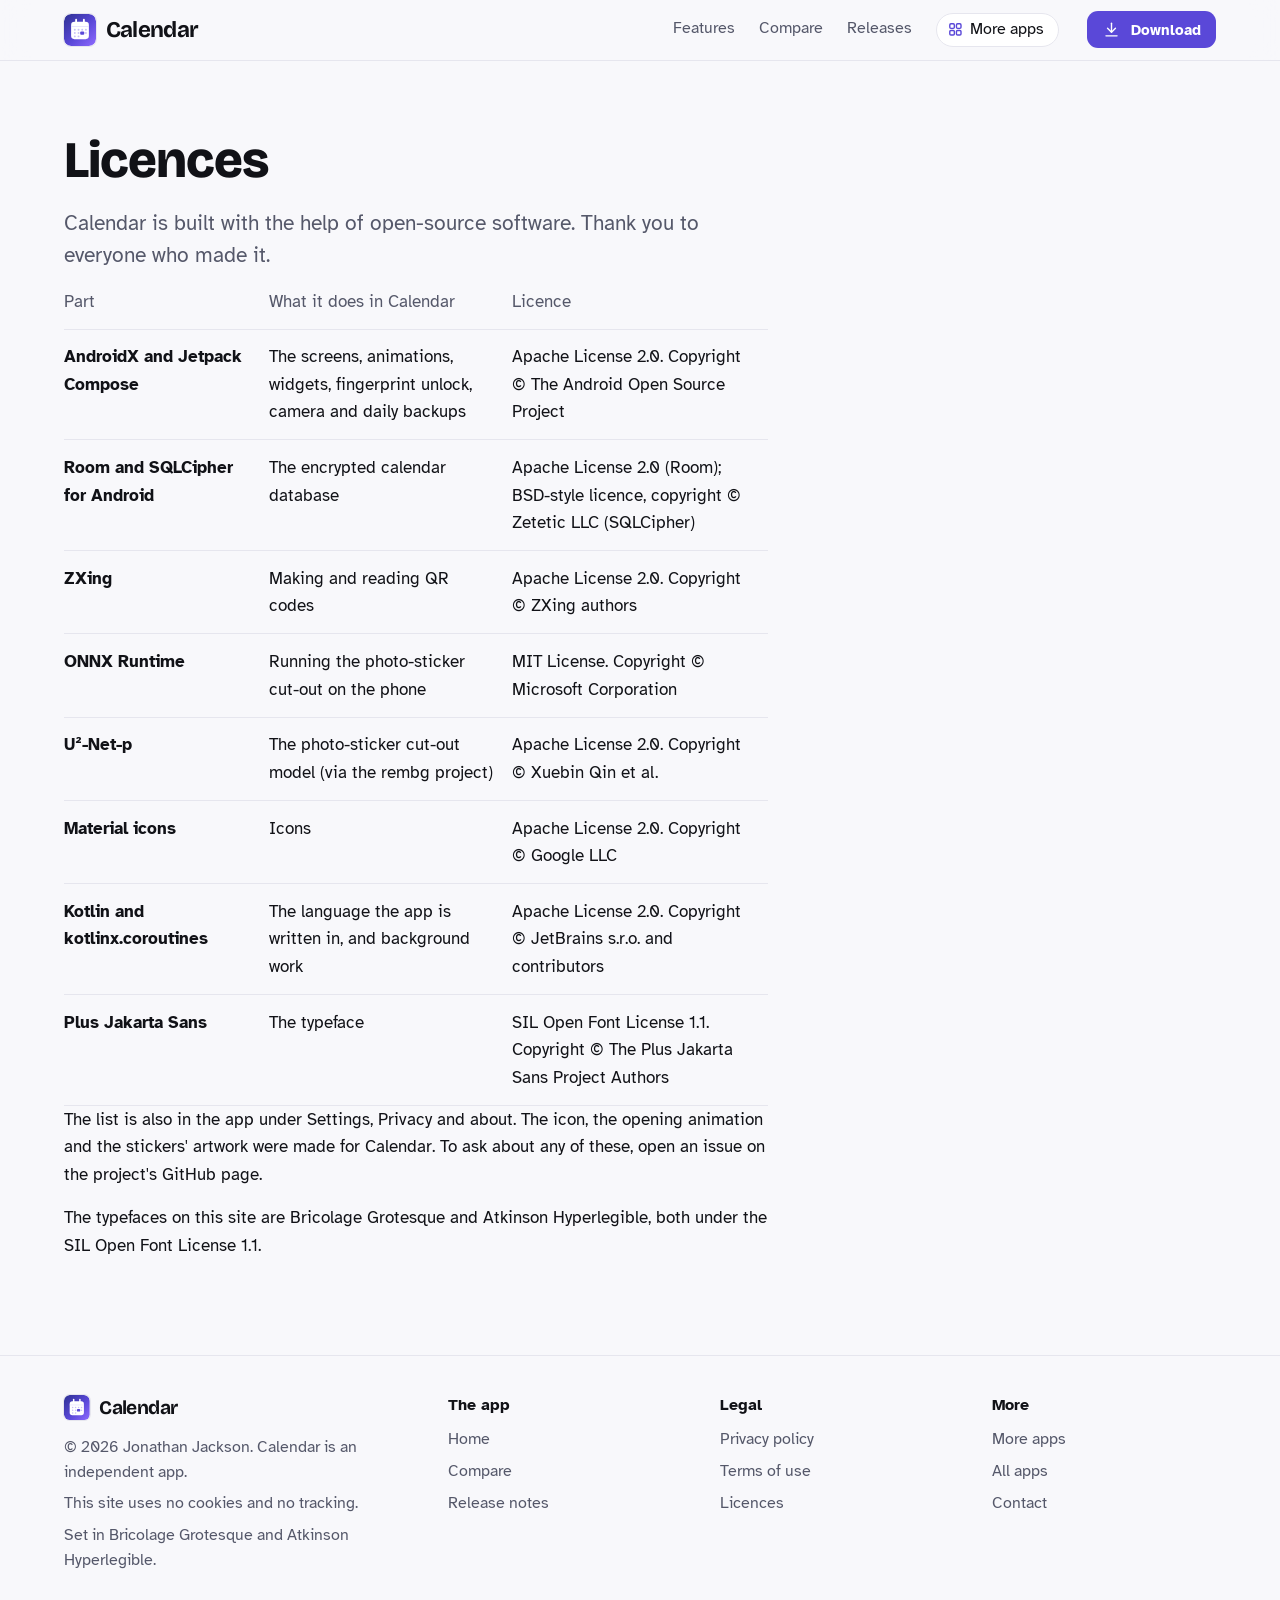
<file: licences.html>
<!DOCTYPE html>
<html lang="en-GB">
<head>
<meta charset="utf-8">
<meta name="viewport" content="width=device-width, initial-scale=1">
<title>Calendar licences</title>
<meta name="description" content="The open-source parts inside Calendar and their licences.">
<meta name="author" content="Jonathan Jackson">
<link rel="canonical" href="https://customgpter.github.io/calendar/licences.html">
<meta name="theme-color" content="#f8f8fb" media="(prefers-color-scheme: light)">
<meta name="theme-color" content="#0b0b10" media="(prefers-color-scheme: dark)">
<meta property="og:type" content="website">
<meta property="og:site_name" content="Calendar">
<meta property="og:title" content="Calendar licences">
<meta property="og:description" content="The open-source parts inside Calendar and their licences.">
<meta property="og:url" content="https://customgpter.github.io/calendar/licences.html">
<meta property="og:image" content="https://customgpter.github.io/calendar/assets/og.png">
<meta property="og:image:width" content="1200">
<meta property="og:image:height" content="630">
<meta property="og:image:alt" content="Calendar&#x27;s month view: November with coloured events, stickers and today&#x27;s list underneath">
<meta property="og:locale" content="en_GB">
<meta name="twitter:card" content="summary_large_image">
<link rel="icon" href="./assets/favicon.svg" type="image/svg+xml">
<link rel="apple-touch-icon" href="./assets/apple-touch-icon.png">
<link rel="preload" href="./assets/fonts/bricolage-grotesque-latin.woff2" as="font" type="font/woff2" crossorigin>
<link rel="preload" href="./assets/fonts/atkinson-hyperlegible-latin-400-normal.woff2" as="font" type="font/woff2" crossorigin>
<link rel="stylesheet" href="./assets/site.css?v=1">
<link rel="stylesheet" href="./assets/house.css?v=1">
<link rel="stylesheet" href="./assets/apps-list.css?v=1">
<script src="./assets/apps-list.js?v=1" defer></script>
</head>
<body>
<a class="skip" href="#main">Skip to content</a>
<header class="masthead">
<div class="wrap">
<a class="brand" href="./" aria-label="Calendar home"><svg viewBox="0 0 108 108" aria-hidden="true"><defs><linearGradient id="cli" x1="0" y1="0" x2="1" y2="1"><stop offset="0" stop-color="#2e3192"/><stop offset=".55" stop-color="#5a48d8"/><stop offset="1" stop-color="#8f6bff"/></linearGradient></defs><rect width="108" height="108" rx="24" fill="url(#cli)"/><g transform="translate(54 55) scale(1.25) translate(-54 -55)"><path d="M39,32 h30 a9,9 0 0 1 9,9 v29 a9,9 0 0 1 -9,9 h-30 a9,9 0 0 1 -9,-9 v-29 a9,9 0 0 1 9,-9 z" fill="#fff"/><rect x="41" y="24" width="5" height="13" rx="2.5" fill="#fff"/><rect x="62" y="24" width="5" height="13" rx="2.5" fill="#fff"/><rect x="30" y="43.5" width="48" height="2.2" fill="#e3deff"/><g fill="#c9c2f7"><circle cx="40" cy="53.5" r="2.6"/><circle cx="50" cy="53.5" r="2.6"/><circle cx="60" cy="53.5" r="2.6"/><circle cx="70" cy="53.5" r="2.6"/><circle cx="40" cy="62.5" r="2.6"/><circle cx="50" cy="62.5" r="2.6"/><circle cx="70" cy="62.5" r="2.6"/><circle cx="40" cy="71.5" r="2.6"/><circle cx="50" cy="71.5" r="2.6"/></g><rect x="54.5" y="58" width="11" height="9" rx="3" fill="#5a48d8"/></g></svg><span>Calendar</span></a>
<nav aria-label="Main"><ul><li><a href="./#features">Features</a></li><li><a href="./compare.html">Compare</a></li><li><a href="./releases.html">Releases</a></li><li><a class="more-apps" href="./more-apps.html"><svg class="ico" viewBox="0 0 24 24" aria-hidden="true"><rect x="4" y="4" width="6.5" height="6.5" rx="1.6"/><rect x="13.5" y="4" width="6.5" height="6.5" rx="1.6"/><rect x="4" y="13.5" width="6.5" height="6.5" rx="1.6"/><rect x="13.5" y="13.5" width="6.5" height="6.5" rx="1.6"/></svg>More apps</a></li></ul></nav>
<a class="button small" href="https://github.com/CustomGPTer/calendar/releases/latest/download/Calendar.apk"><svg class="ico" viewBox="0 0 24 24" aria-hidden="true"><path d="M12 4v11"/><path d="M7 10.5l5 5 5-5"/><path d="M5 20h14"/></svg>Download</a>
</div>
</header>
<main id="main" class="doc">
<div class="wrap">
<div class="measure">
<h1>Licences</h1>
<p class="lede">Calendar is built with the help of open-source software. Thank you to everyone who made it.</p>
<div class="scroll"><table><thead><tr><th scope="col">Part</th><th scope="col">What it does in Calendar</th><th scope="col">Licence</th></tr></thead><tbody><tr><th scope="row">AndroidX and Jetpack Compose</th><td>The screens, animations, widgets, fingerprint unlock, camera and daily backups</td><td>Apache License 2.0. Copyright &copy; The Android Open Source Project</td></tr><tr><th scope="row">Room and SQLCipher for Android</th><td>The encrypted calendar database</td><td>Apache License 2.0 (Room); BSD-style licence, copyright &copy; Zetetic LLC (SQLCipher)</td></tr><tr><th scope="row">ZXing</th><td>Making and reading QR codes</td><td>Apache License 2.0. Copyright &copy; ZXing authors</td></tr><tr><th scope="row">ONNX Runtime</th><td>Running the photo-sticker cut-out on the phone</td><td>MIT License. Copyright &copy; Microsoft Corporation</td></tr><tr><th scope="row">U&sup2;-Net-p</th><td>The photo-sticker cut-out model (via the rembg project)</td><td>Apache License 2.0. Copyright &copy; Xuebin Qin et al.</td></tr><tr><th scope="row">Material icons</th><td>Icons</td><td>Apache License 2.0. Copyright &copy; Google LLC</td></tr><tr><th scope="row">Kotlin and kotlinx.coroutines</th><td>The language the app is written in, and background work</td><td>Apache License 2.0. Copyright &copy; JetBrains s.r.o. and contributors</td></tr><tr><th scope="row">Plus Jakarta Sans</th><td>The typeface</td><td>SIL Open Font License 1.1. Copyright &copy; The Plus Jakarta Sans Project Authors</td></tr></tbody></table></div>
<p>The list is also in the app under Settings, Privacy and about. The icon, the opening animation and the stickers' artwork were made for Calendar. To ask about any of these, open an issue on the project's GitHub page.</p>
<p>The typefaces on this site are Bricolage Grotesque and Atkinson Hyperlegible, both under the SIL Open Font License 1.1.</p>
</div>
</div>
</main>
<footer class="colophon">
<div class="wrap">
<div>
<a class="brand" href="./" aria-label="Calendar home"><svg viewBox="0 0 108 108" aria-hidden="true"><defs><linearGradient id="cli" x1="0" y1="0" x2="1" y2="1"><stop offset="0" stop-color="#2e3192"/><stop offset=".55" stop-color="#5a48d8"/><stop offset="1" stop-color="#8f6bff"/></linearGradient></defs><rect width="108" height="108" rx="24" fill="url(#cli)"/><g transform="translate(54 55) scale(1.25) translate(-54 -55)"><path d="M39,32 h30 a9,9 0 0 1 9,9 v29 a9,9 0 0 1 -9,9 h-30 a9,9 0 0 1 -9,-9 v-29 a9,9 0 0 1 9,-9 z" fill="#fff"/><rect x="41" y="24" width="5" height="13" rx="2.5" fill="#fff"/><rect x="62" y="24" width="5" height="13" rx="2.5" fill="#fff"/><rect x="30" y="43.5" width="48" height="2.2" fill="#e3deff"/><g fill="#c9c2f7"><circle cx="40" cy="53.5" r="2.6"/><circle cx="50" cy="53.5" r="2.6"/><circle cx="60" cy="53.5" r="2.6"/><circle cx="70" cy="53.5" r="2.6"/><circle cx="40" cy="62.5" r="2.6"/><circle cx="50" cy="62.5" r="2.6"/><circle cx="70" cy="62.5" r="2.6"/><circle cx="40" cy="71.5" r="2.6"/><circle cx="50" cy="71.5" r="2.6"/></g><rect x="54.5" y="58" width="11" height="9" rx="3" fill="#5a48d8"/></g></svg><span>Calendar</span></a>
<p>&copy; 2026 Jonathan Jackson. Calendar is an independent app.</p>
<p>This site uses no cookies and no tracking.</p>
<p>Set in Bricolage Grotesque and Atkinson Hyperlegible.</p>
</div>
<nav aria-label="The app"><h2>The app</h2><ul>
<li><a href="./">Home</a></li>
<li><a href="./compare.html">Compare</a></li>
<li><a href="./releases.html">Release notes</a></li>

</ul></nav>
<nav aria-label="Legal"><h2>Legal</h2><ul>
<li><a href="./privacy.html">Privacy policy</a></li>
<li><a href="./terms.html">Terms of use</a></li>
<li><a href="./licences.html">Licences</a></li>
</ul></nav>
<nav aria-label="More"><h2>More</h2><ul>
<li><a href="./more-apps.html">More apps</a></li>
<li><a href="https://customgpter.github.io/">All apps</a></li>
<li><a href="https://github.com/CustomGPTer/calendar/issues">Contact</a></li>
</ul></nav>
</div>
</footer>
</body>
</html>
</file>
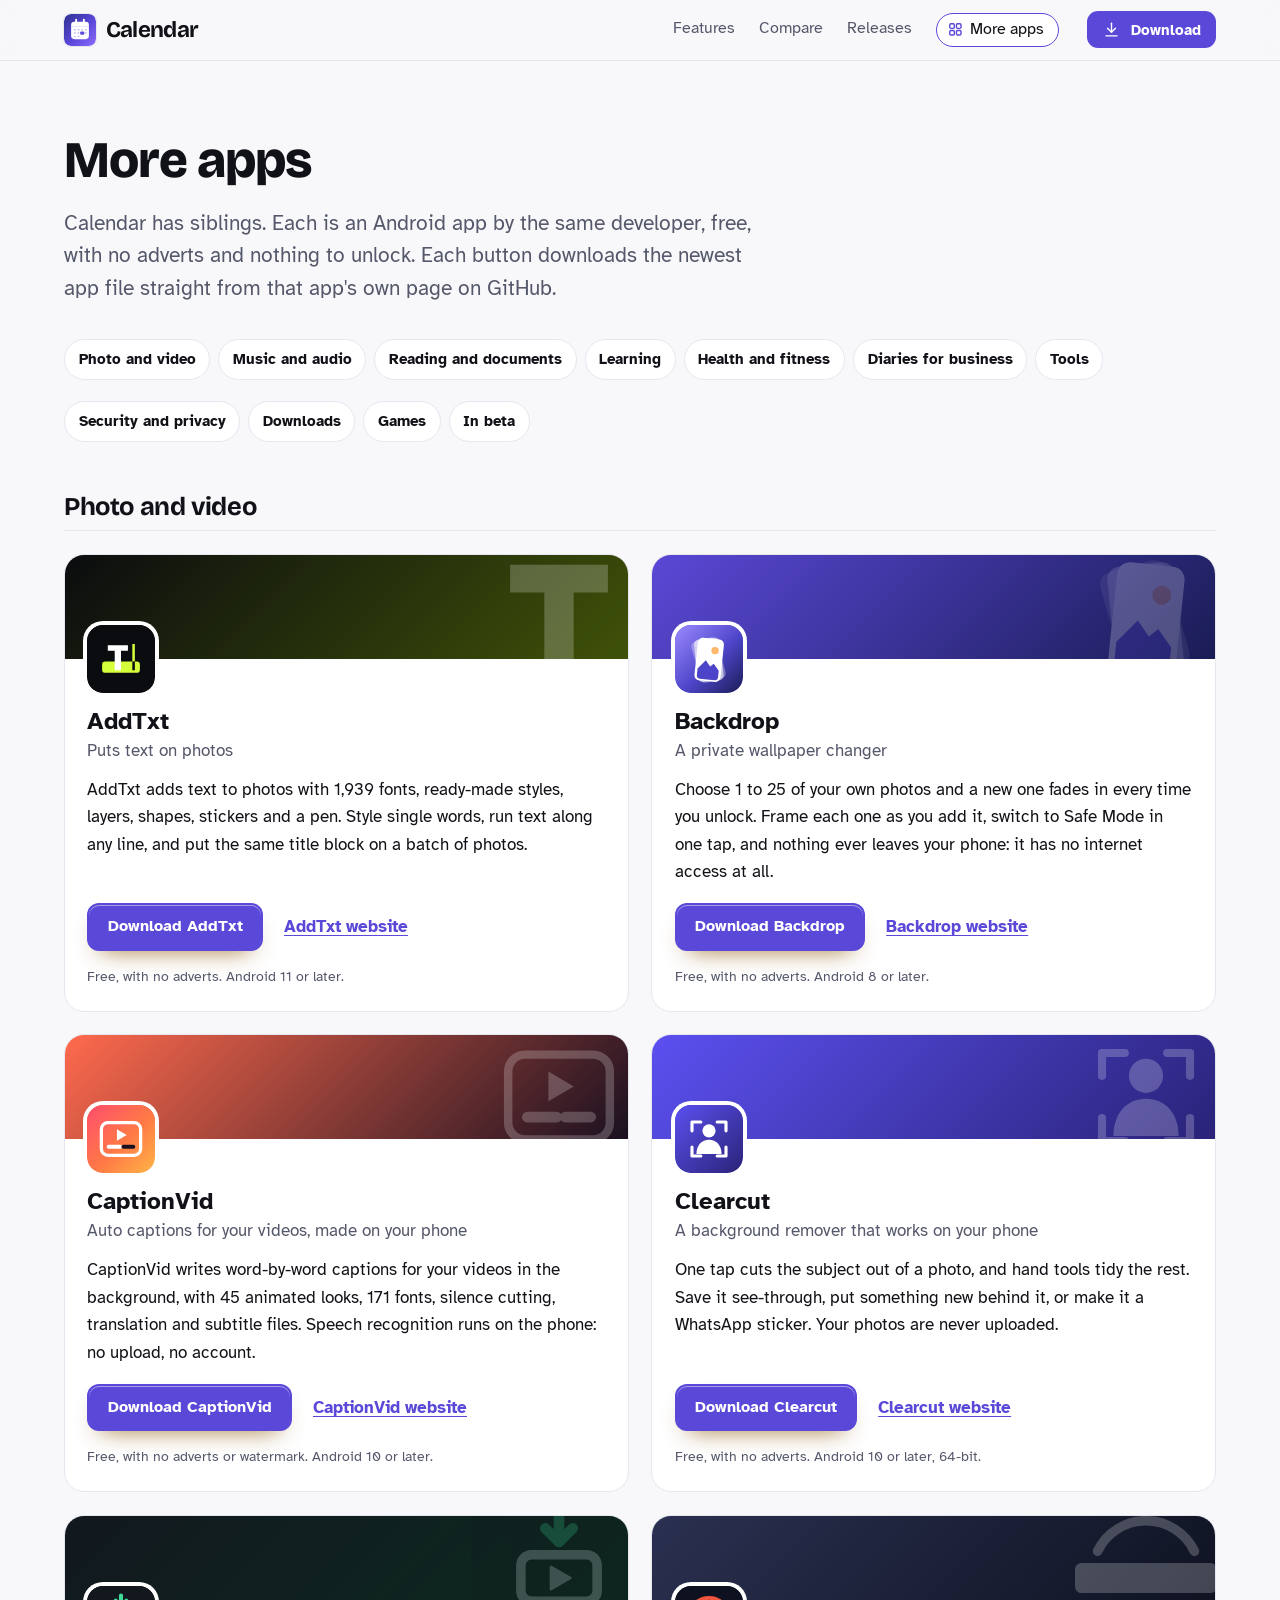
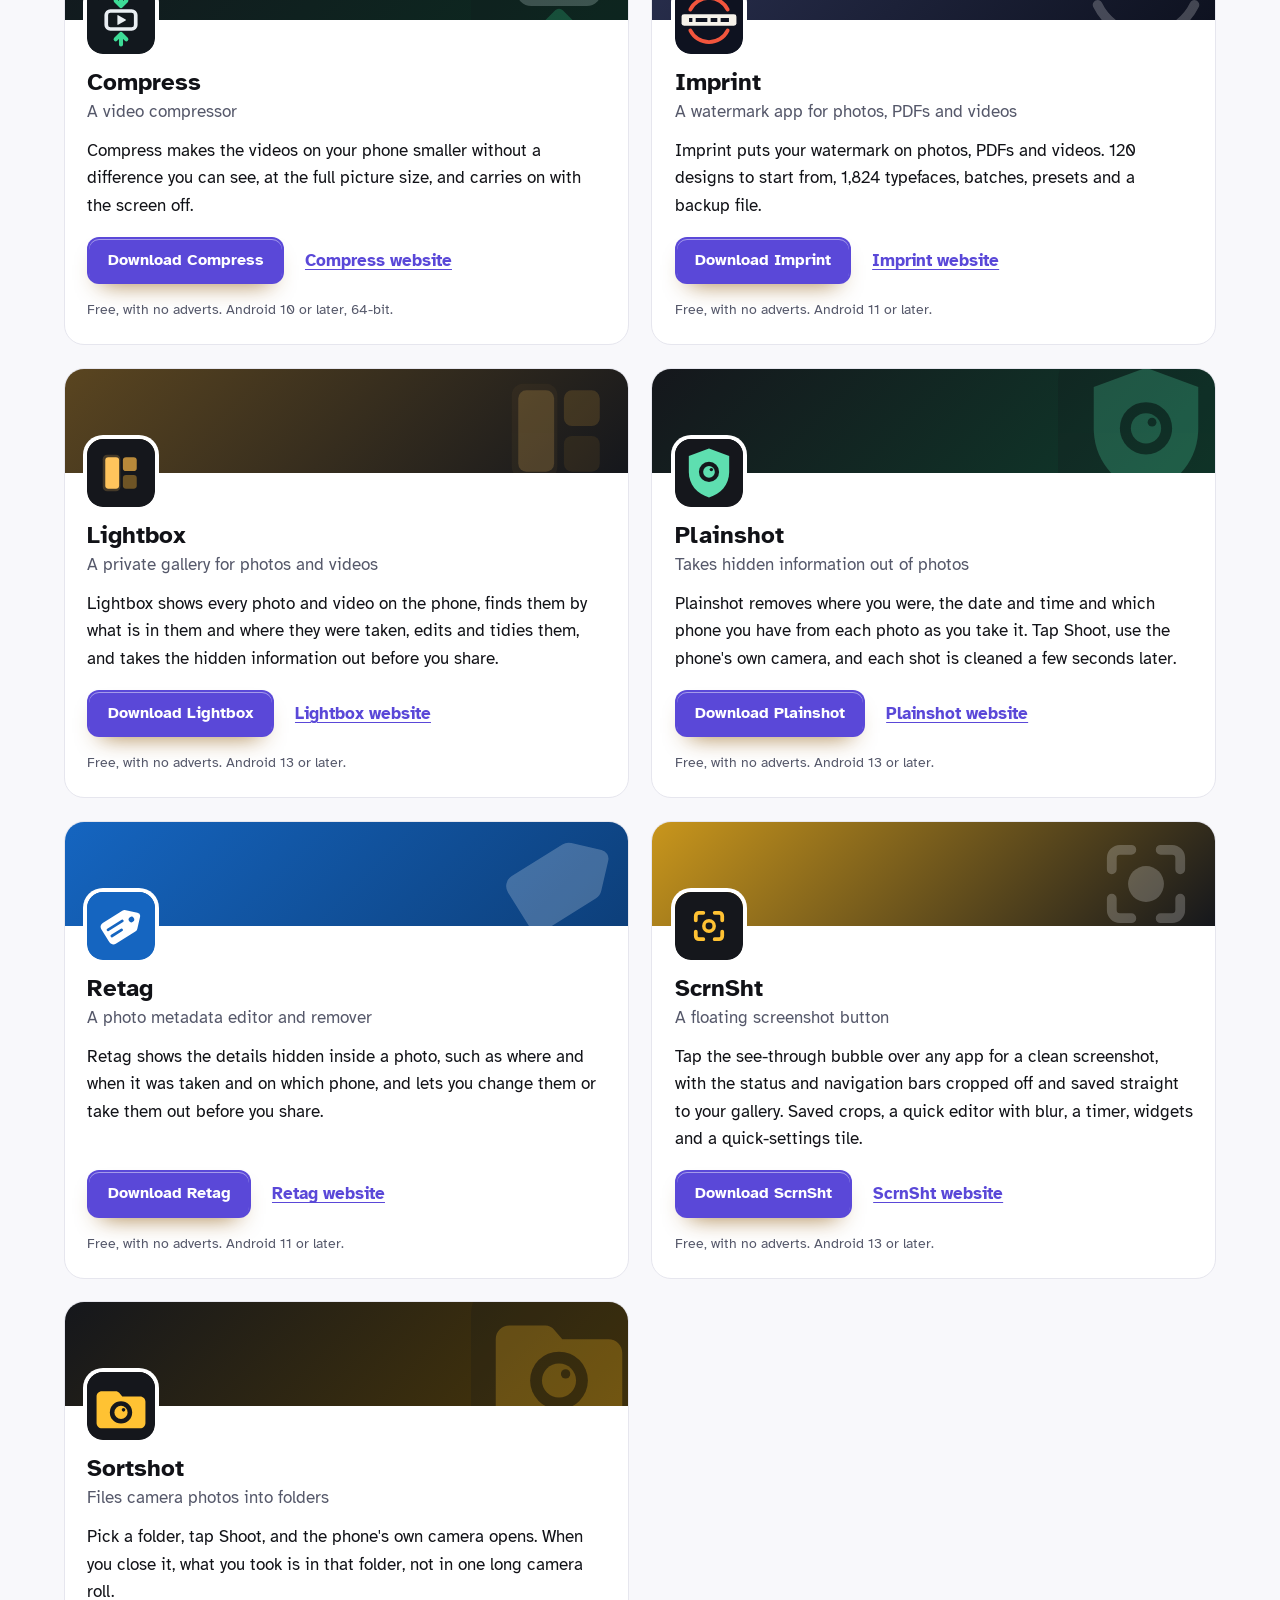
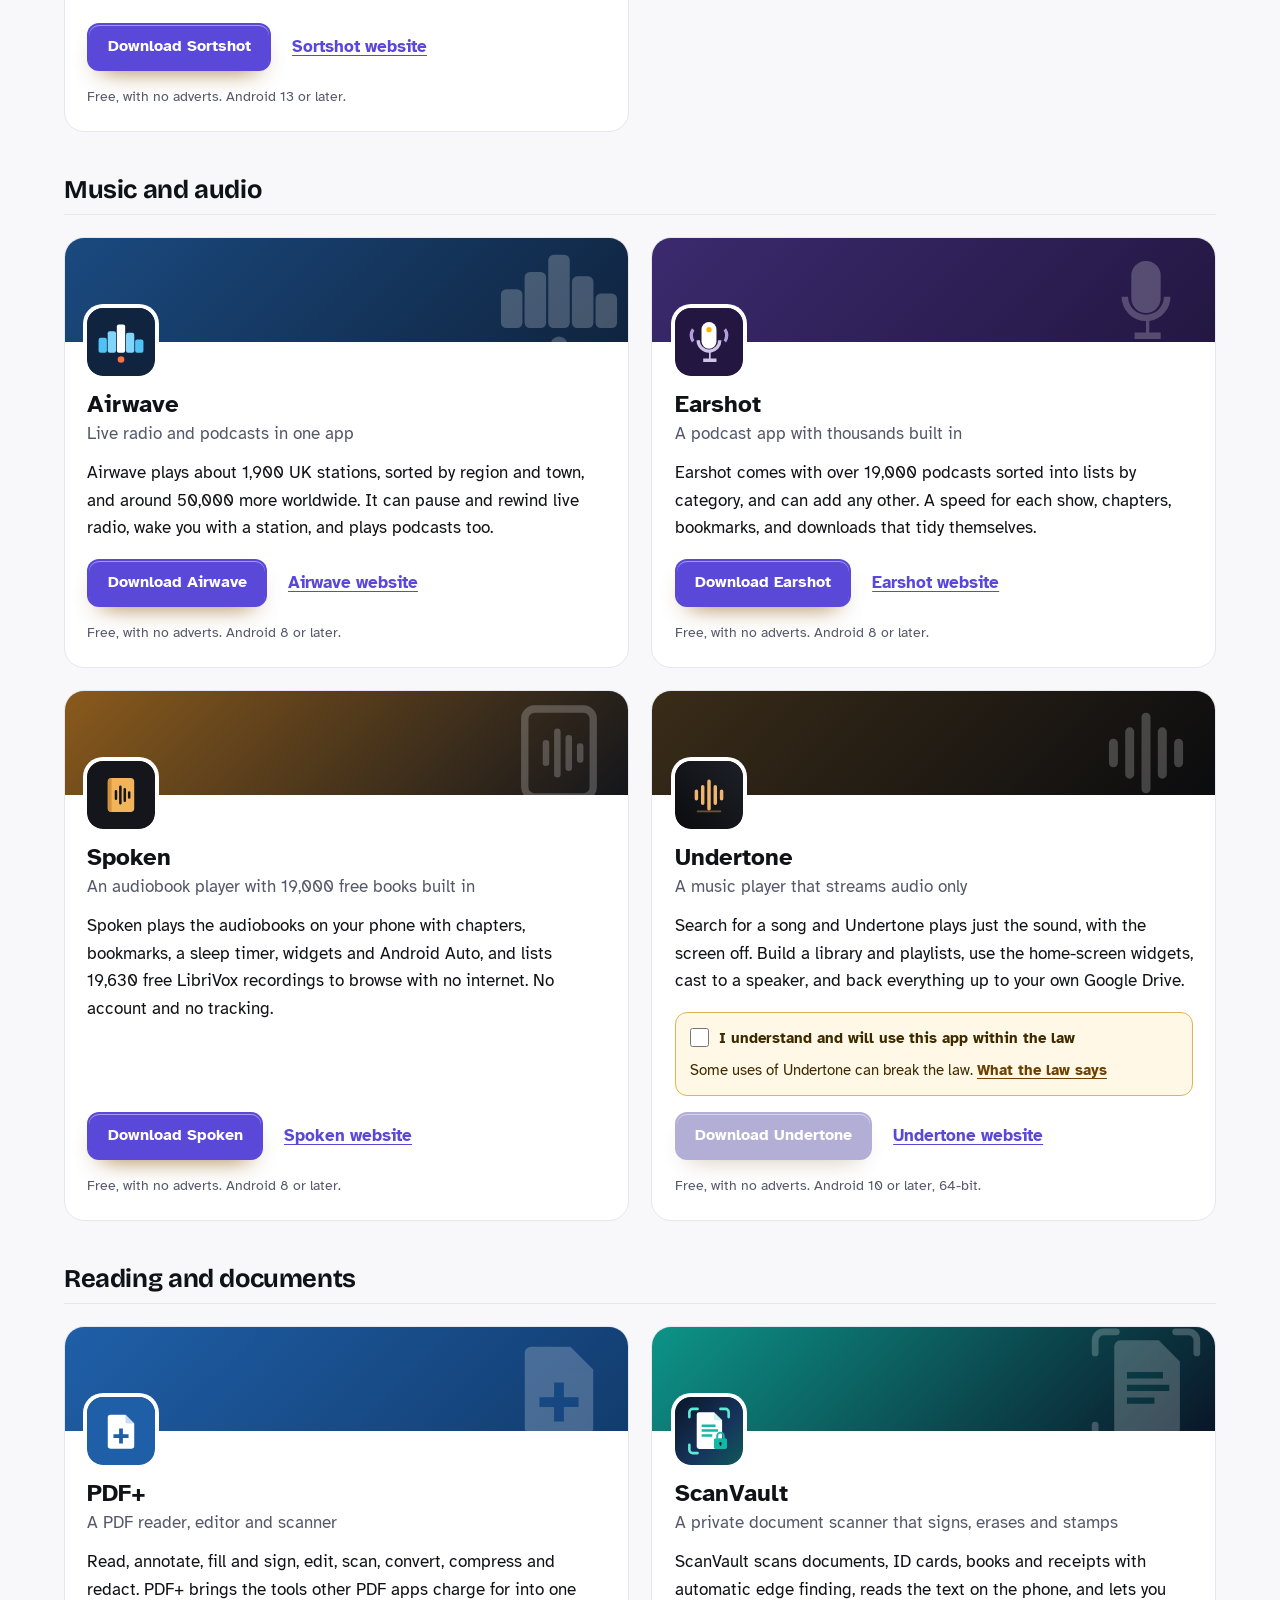
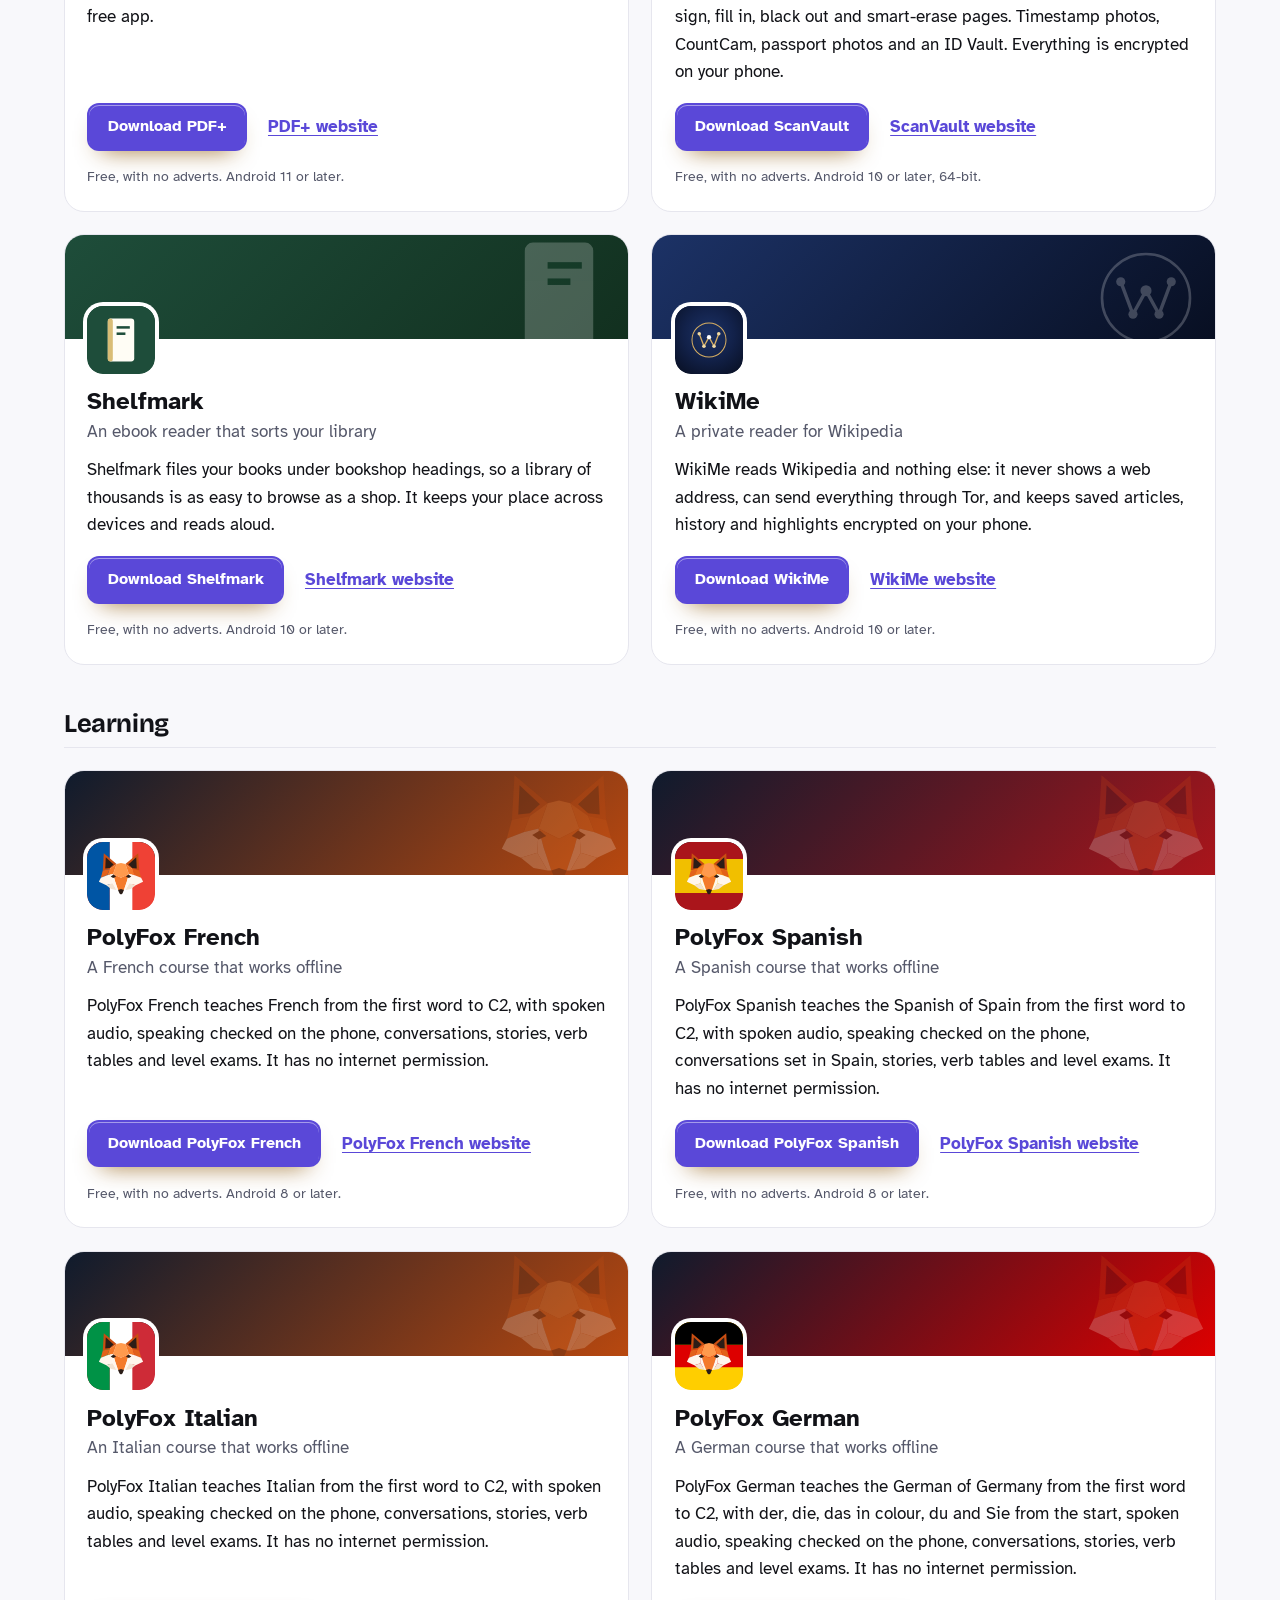
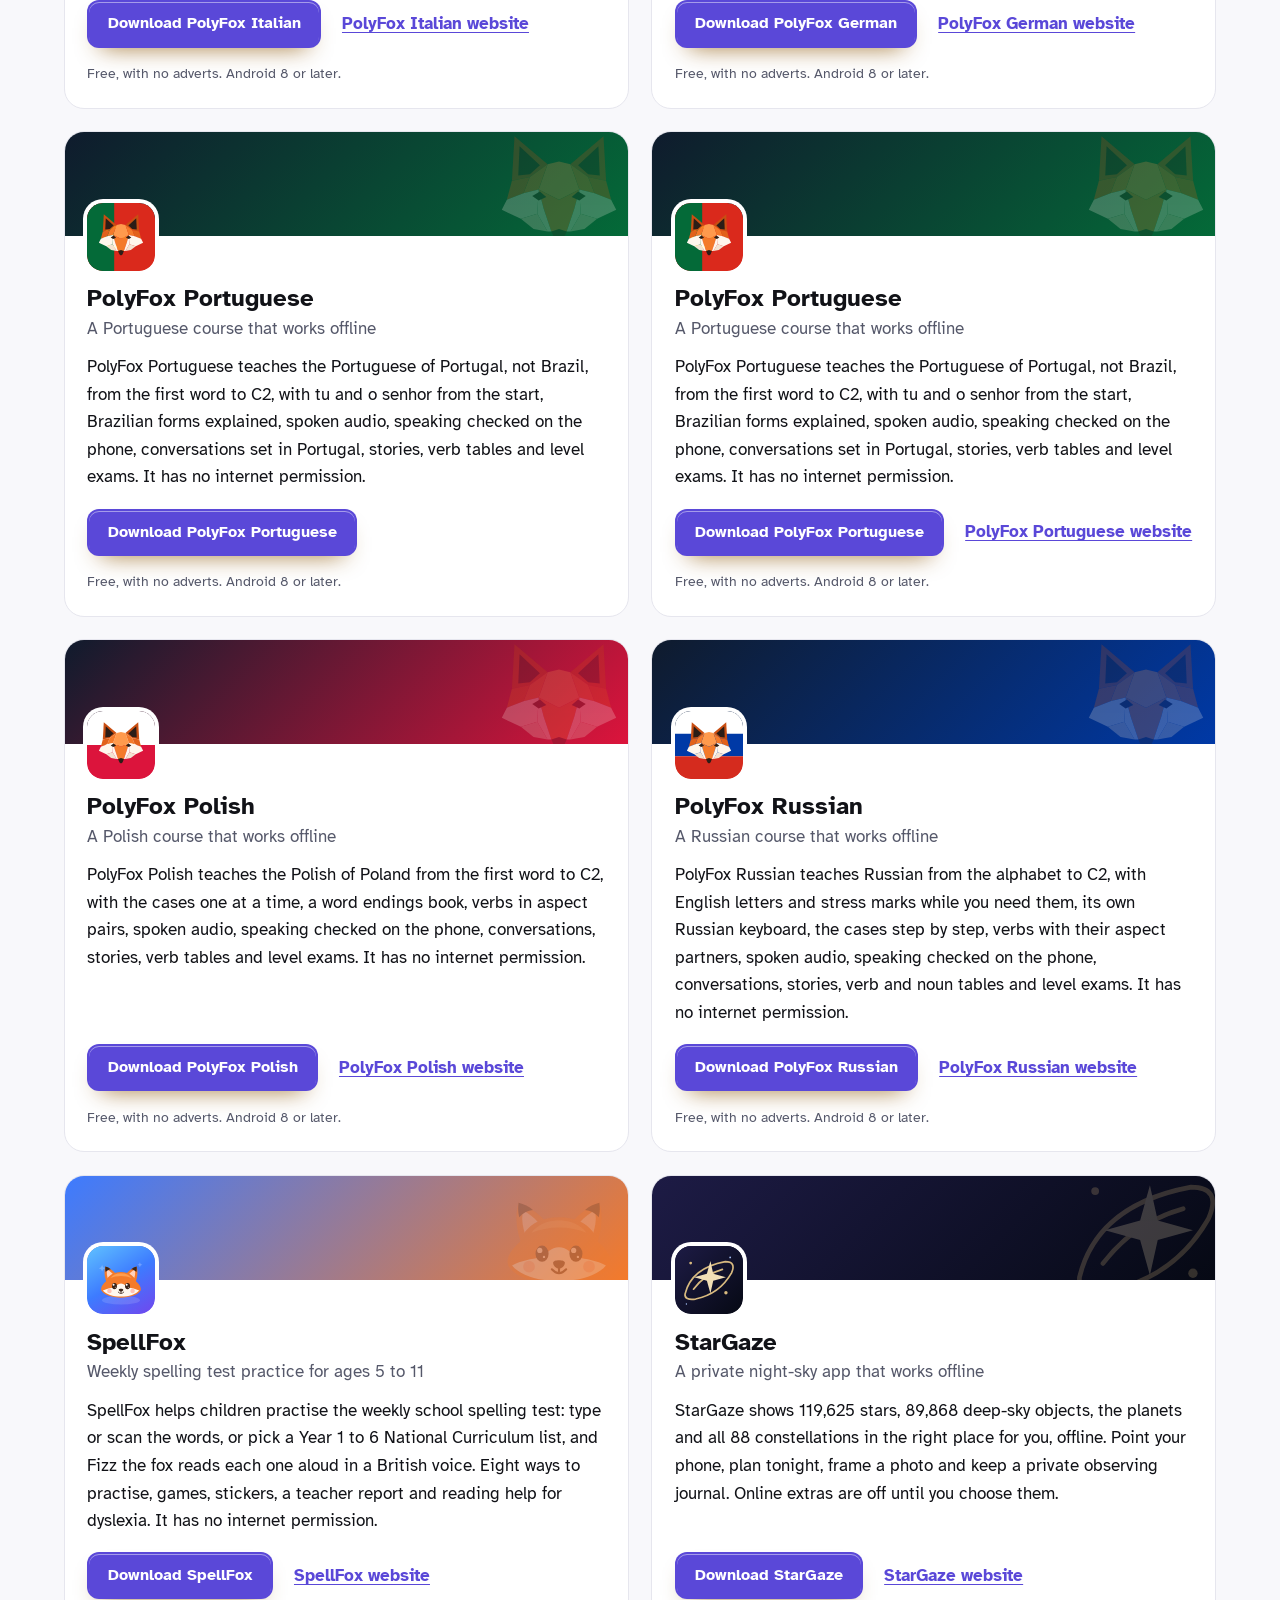
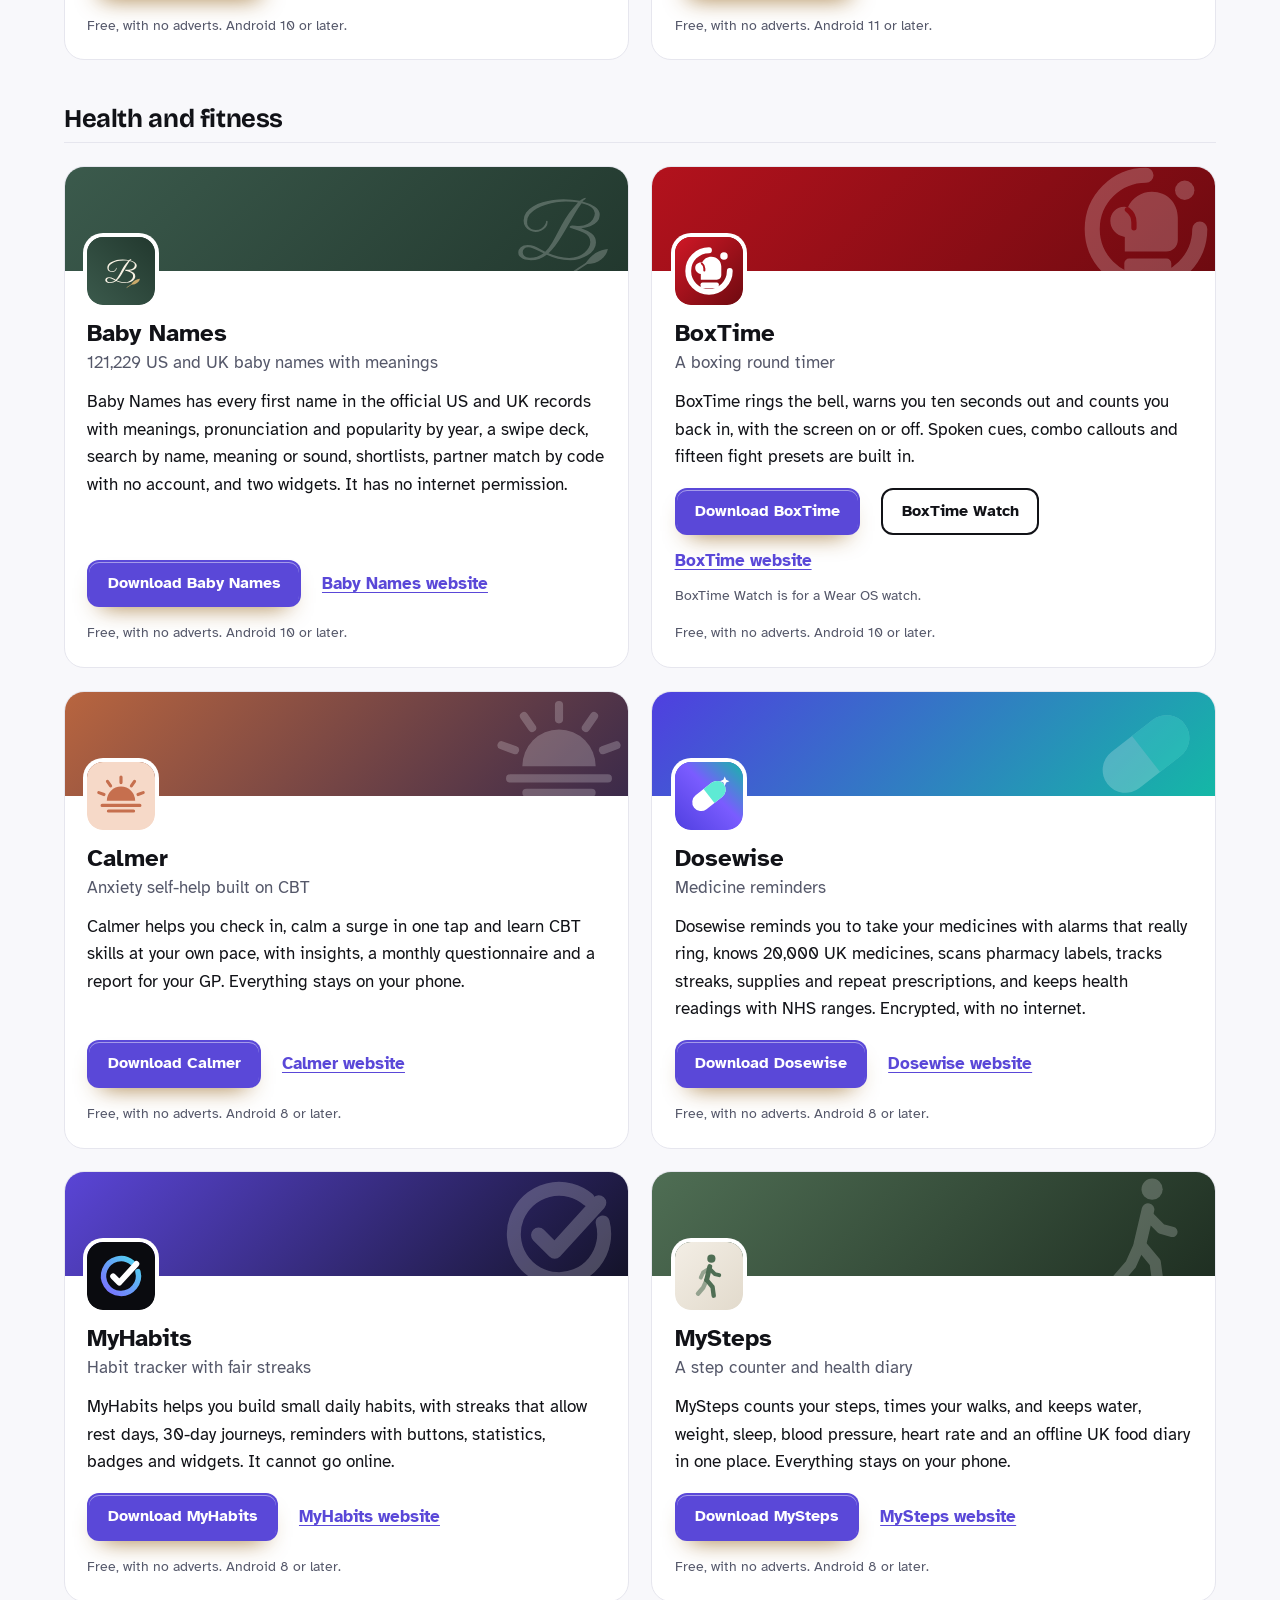
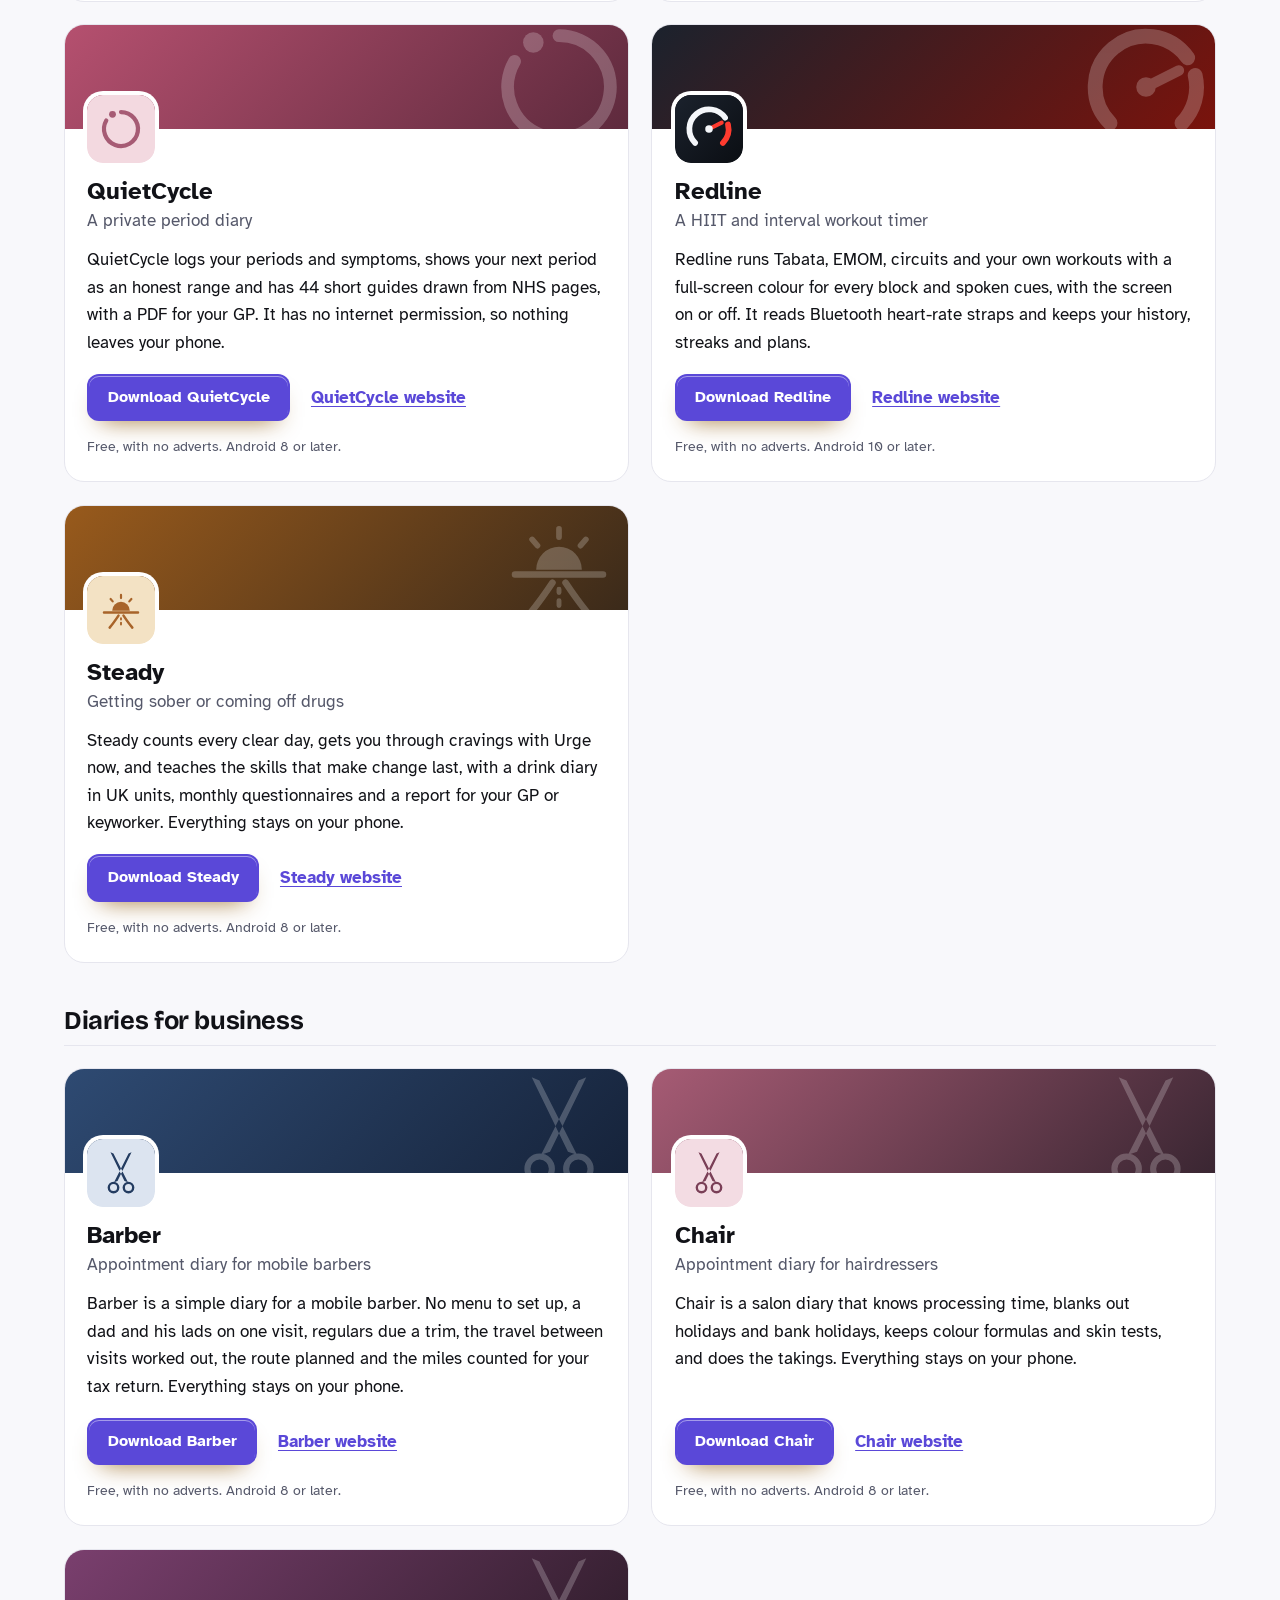
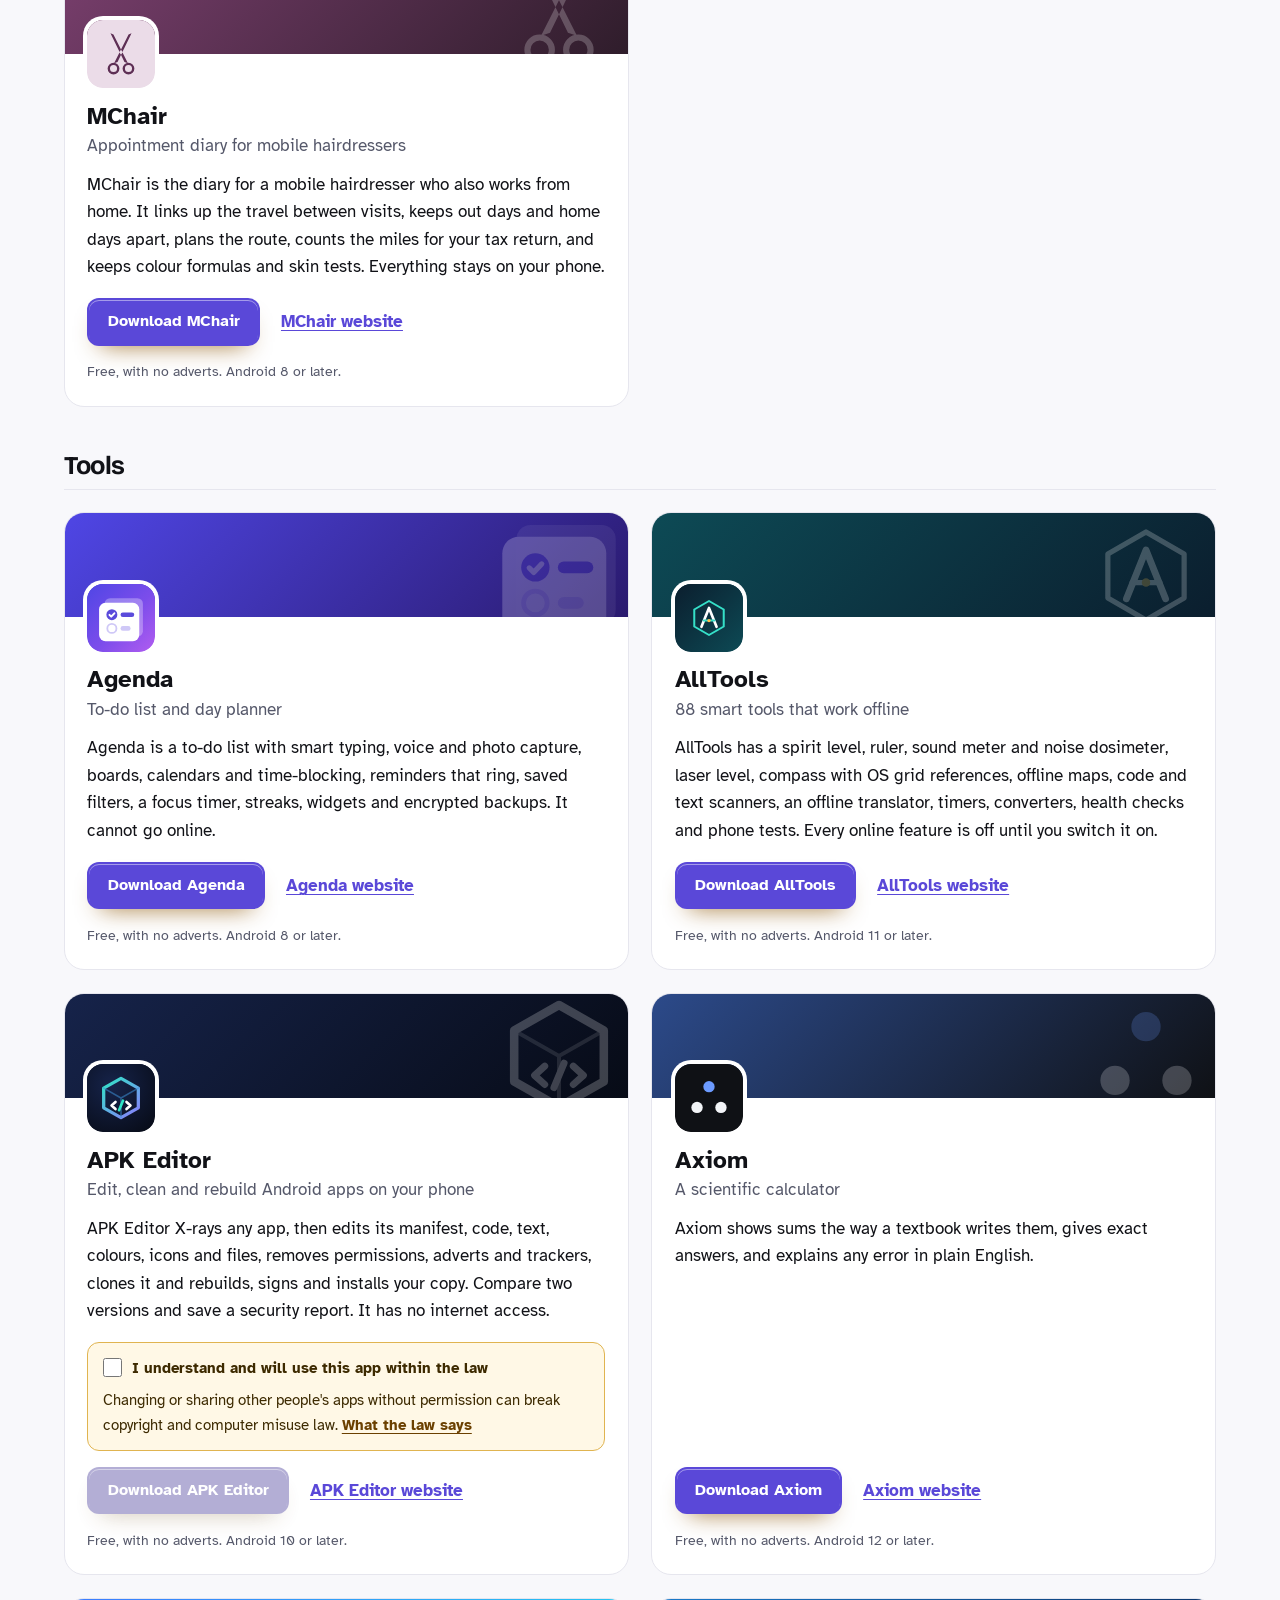
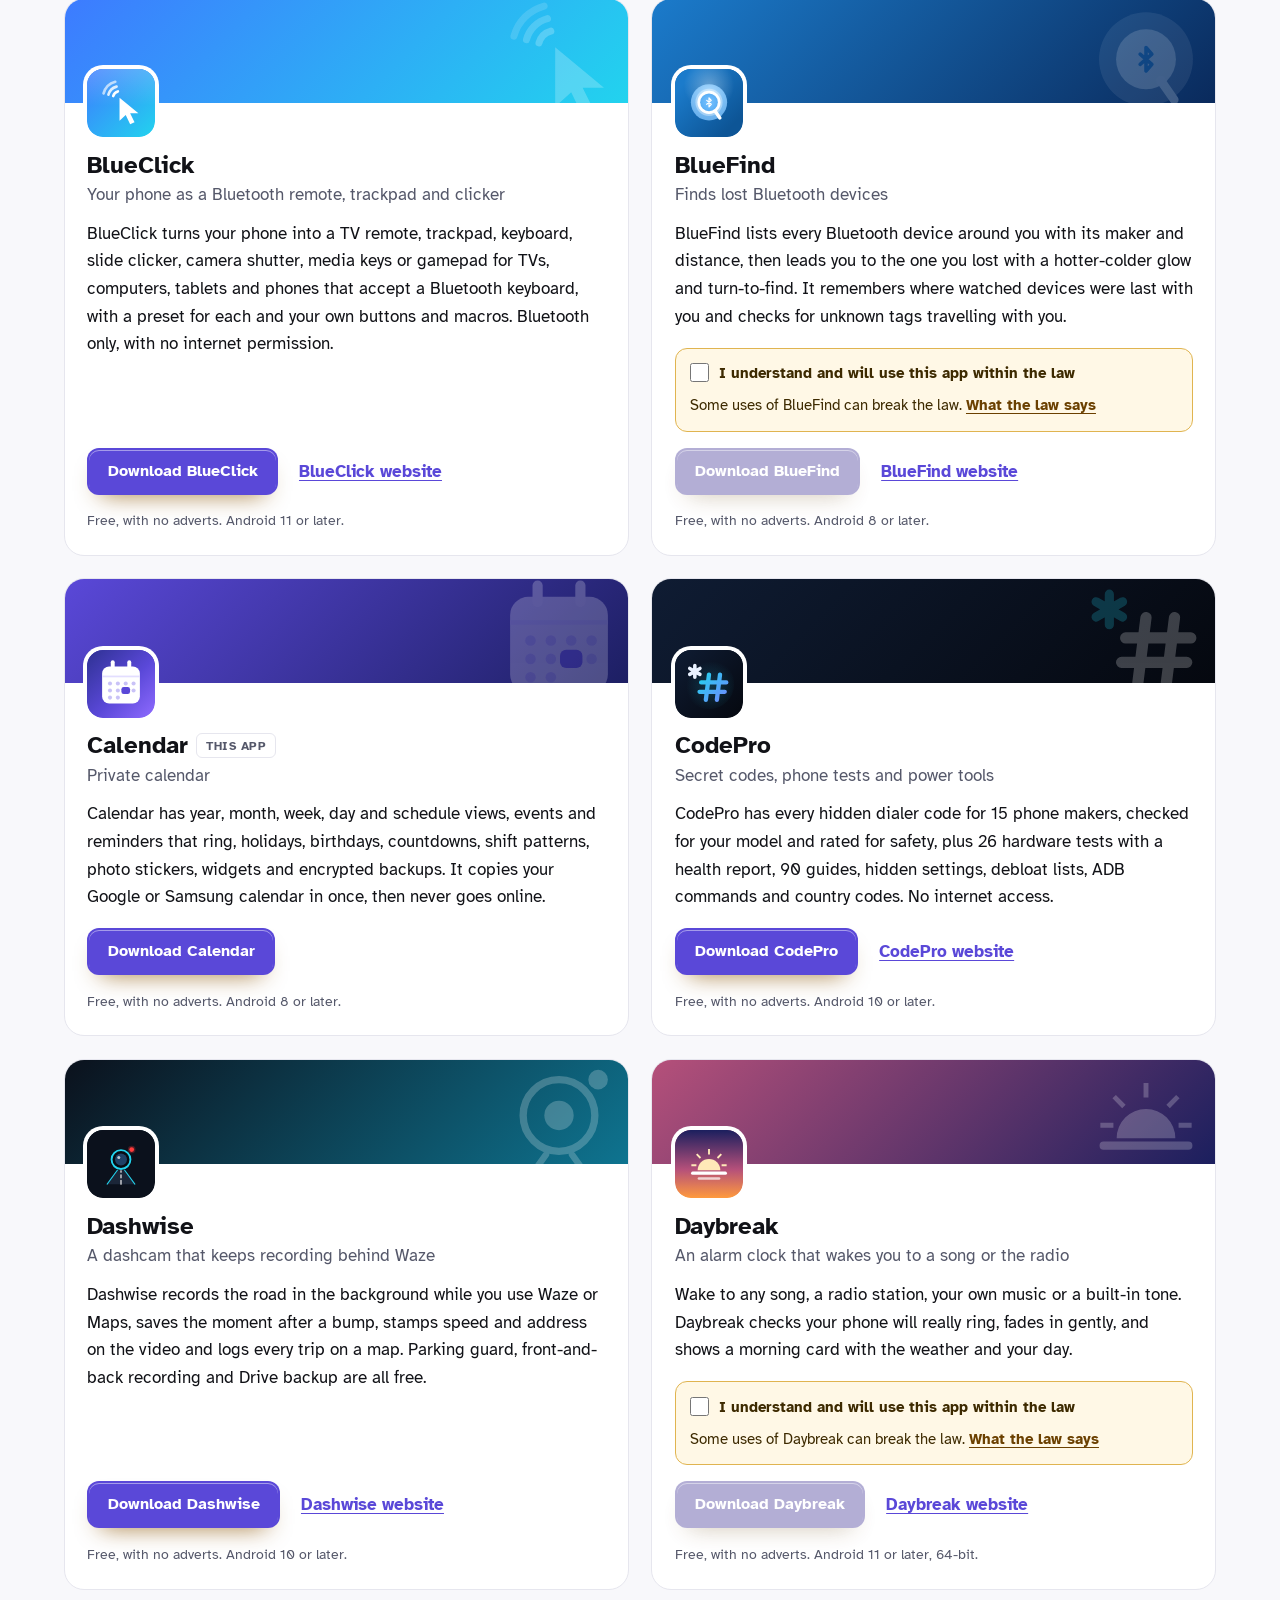
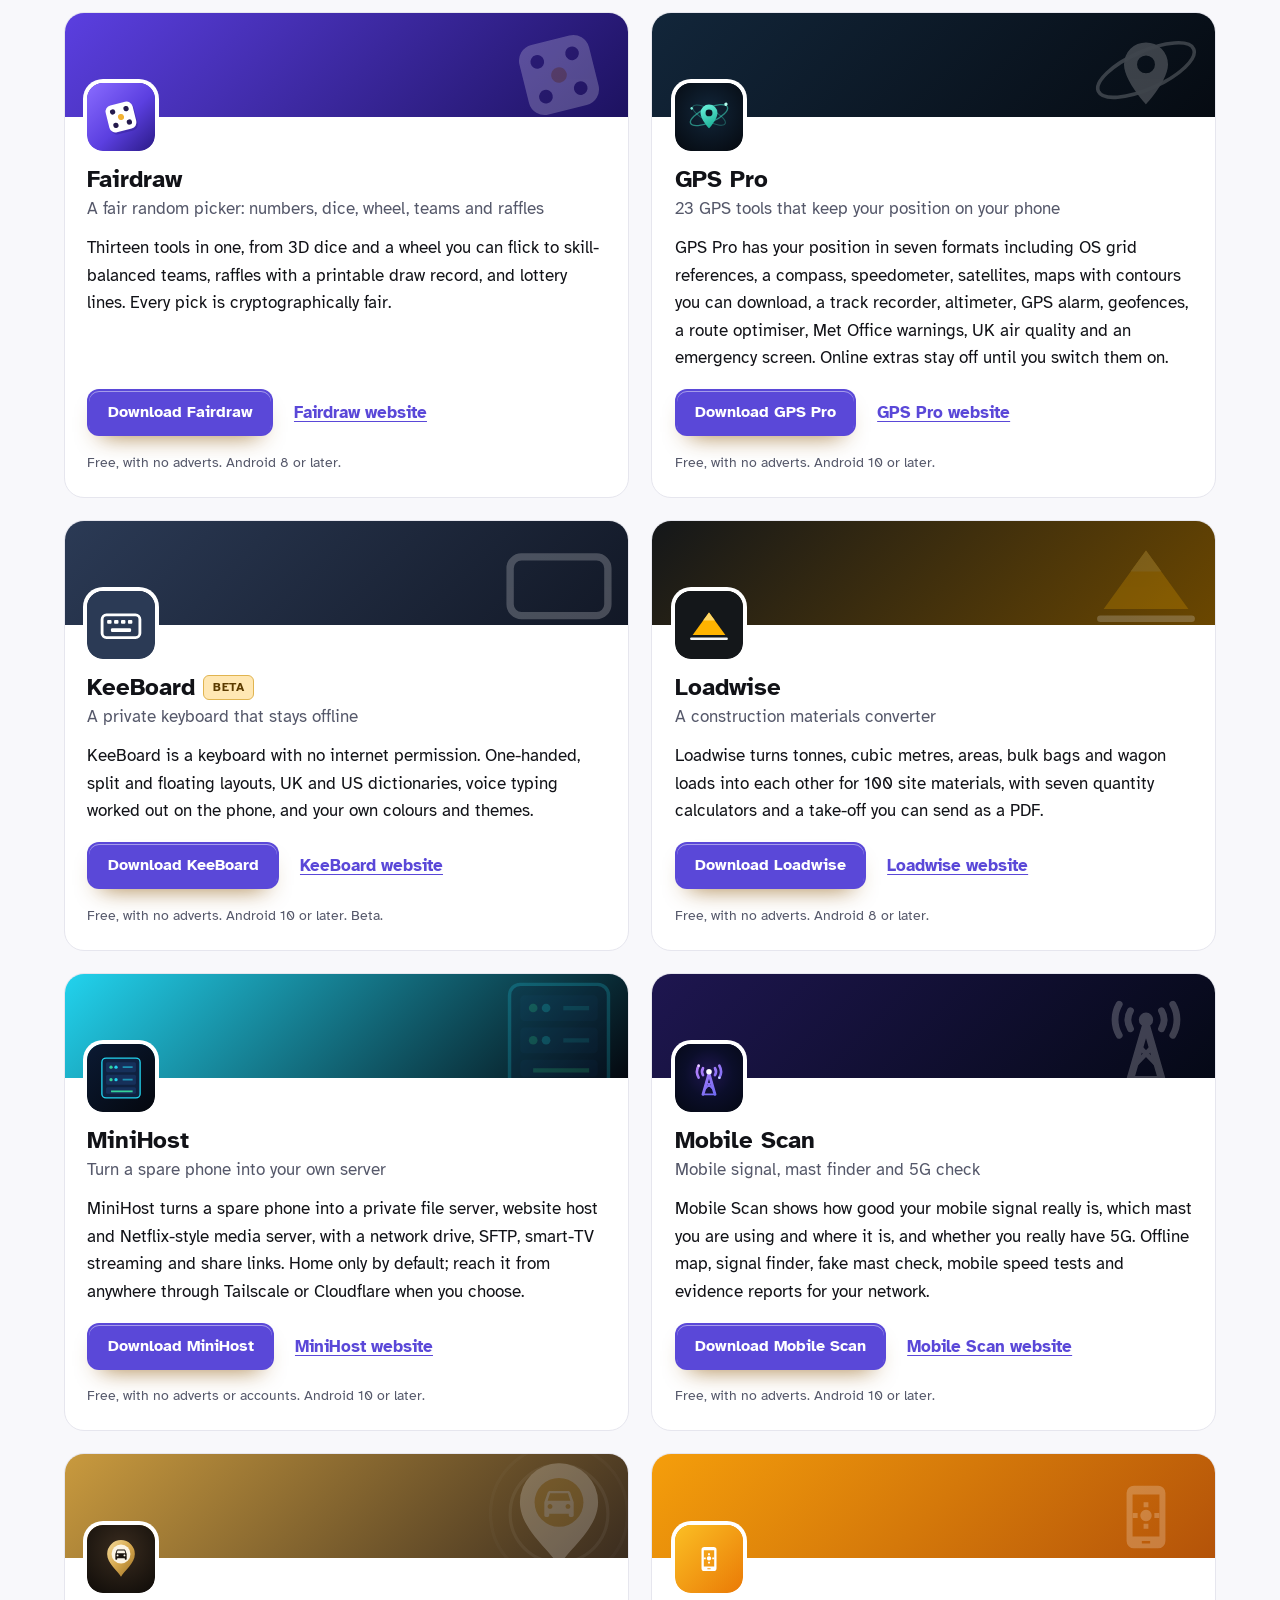
<file: more-apps.html>
<!DOCTYPE html>
<html lang="en-GB">
<head>
<meta charset="utf-8">
<meta name="viewport" content="width=device-width, initial-scale=1">
<title>More free Android apps from the maker of Calendar</title>
<meta name="description" content="All 99 free Android apps from the maker of Calendar, in one list by category, each with its download and a link to its website.">
<meta name="author" content="Jonathan Jackson">
<link rel="canonical" href="https://customgpter.github.io/calendar/more-apps.html">
<meta name="theme-color" content="#f8f8fb" media="(prefers-color-scheme: light)">
<meta name="theme-color" content="#0b0b10" media="(prefers-color-scheme: dark)">
<meta property="og:type" content="website">
<meta property="og:site_name" content="Calendar">
<meta property="og:title" content="More free Android apps from the maker of Calendar">
<meta property="og:description" content="All 99 free Android apps from the maker of Calendar, in one list by category, each with its download and a link to its website.">
<meta property="og:url" content="https://customgpter.github.io/calendar/more-apps.html">
<meta property="og:image" content="https://customgpter.github.io/calendar/assets/og.png">
<meta property="og:image:width" content="1200">
<meta property="og:image:height" content="630">
<meta property="og:image:alt" content="Calendar&#x27;s month view: November with coloured events, stickers and today&#x27;s list underneath">
<meta property="og:locale" content="en_GB">
<meta name="twitter:card" content="summary_large_image">
<link rel="icon" href="./assets/favicon.svg" type="image/svg+xml">
<link rel="apple-touch-icon" href="./assets/apple-touch-icon.png">
<link rel="preload" href="./assets/fonts/bricolage-grotesque-latin.woff2" as="font" type="font/woff2" crossorigin>
<link rel="preload" href="./assets/fonts/atkinson-hyperlegible-latin-400-normal.woff2" as="font" type="font/woff2" crossorigin>
<link rel="stylesheet" href="./assets/site.css?v=1">
<link rel="stylesheet" href="./assets/house.css?v=1">
<script type="application/ld+json">{"@context":"https://schema.org","@type":"ItemList","name":"Apps from the maker of Calendar","url":"https://customgpter.github.io/calendar/more-apps.html","itemListElement":[{"@type":"ListItem","position":1,"name":"AddTxt","url":"https://customgpter.github.io/addtxt/"},{"@type":"ListItem","position":2,"name":"Backdrop","url":"https://customgpter.github.io/backdrop/"},{"@type":"ListItem","position":3,"name":"CaptionVid","url":"https://customgpter.github.io/captionvid/"},{"@type":"ListItem","position":4,"name":"Clearcut","url":"https://customgpter.github.io/clearcut/"},{"@type":"ListItem","position":5,"name":"Compress","url":"https://customgpter.github.io/compress/"},{"@type":"ListItem","position":6,"name":"Imprint","url":"https://customgpter.github.io/imprint/"},{"@type":"ListItem","position":7,"name":"Lightbox","url":"https://customgpter.github.io/lightbox/"},{"@type":"ListItem","position":8,"name":"Plainshot","url":"https://customgpter.github.io/plainshot/"},{"@type":"ListItem","position":9,"name":"Retag","url":"https://customgpter.github.io/retag/"},{"@type":"ListItem","position":10,"name":"ScrnSht","url":"https://customgpter.github.io/scrnsht/"},{"@type":"ListItem","position":11,"name":"Sortshot","url":"https://customgpter.github.io/sortshot/"},{"@type":"ListItem","position":12,"name":"Airwave","url":"https://customgpter.github.io/airwave/"},{"@type":"ListItem","position":13,"name":"Earshot","url":"https://customgpter.github.io/earshot/"},{"@type":"ListItem","position":14,"name":"Spoken","url":"https://customgpter.github.io/spoken/"},{"@type":"ListItem","position":15,"name":"Undertone","url":"https://customgpter.github.io/undertone/"},{"@type":"ListItem","position":16,"name":"PDF+","url":"https://customgpter.github.io/pdfplus/"},{"@type":"ListItem","position":17,"name":"ScanVault","url":"https://customgpter.github.io/scanvault/"},{"@type":"ListItem","position":18,"name":"Shelfmark","url":"https://customgpter.github.io/shelfmark/"},{"@type":"ListItem","position":19,"name":"WikiMe","url":"https://customgpter.github.io/wikime/"},{"@type":"ListItem","position":20,"name":"PolyFox French","url":"https://customgpter.github.io/polyfox/"},{"@type":"ListItem","position":21,"name":"PolyFox German","url":"https://customgpter.github.io/polyfox-german/"},{"@type":"ListItem","position":22,"name":"PolyFox Portuguese","url":"https://customgpter.github.io/polyfox-portuguese/"},{"@type":"ListItem","position":23,"name":"PolyFox Polish","url":"https://customgpter.github.io/polyfox-polish/"},{"@type":"ListItem","position":24,"name":"PolyFox Russian","url":"https://customgpter.github.io/polyfox-russian/"},{"@type":"ListItem","position":25,"name":"SpellFox","url":"https://customgpter.github.io/spellfox/"},{"@type":"ListItem","position":26,"name":"StarGaze","url":"https://customgpter.github.io/stargaze/"},{"@type":"ListItem","position":27,"name":"Baby Names","url":"https://customgpter.github.io/babynames/"},{"@type":"ListItem","position":28,"name":"BoxTime","url":"https://customgpter.github.io/boxtime/"},{"@type":"ListItem","position":29,"name":"Calmer","url":"https://customgpter.github.io/calmer/"},{"@type":"ListItem","position":30,"name":"Dosewise","url":"https://customgpter.github.io/dosewise/"},{"@type":"ListItem","position":31,"name":"MyHabits","url":"https://customgpter.github.io/myhabits/"},{"@type":"ListItem","position":32,"name":"MySteps","url":"https://customgpter.github.io/mysteps/"},{"@type":"ListItem","position":33,"name":"QuietCycle","url":"https://customgpter.github.io/quietcycle/"},{"@type":"ListItem","position":34,"name":"Redline","url":"https://customgpter.github.io/redline/"},{"@type":"ListItem","position":35,"name":"Steady","url":"https://customgpter.github.io/steady/"},{"@type":"ListItem","position":36,"name":"Barber","url":"https://customgpter.github.io/barber/"},{"@type":"ListItem","position":37,"name":"Chair","url":"https://customgpter.github.io/chair/"},{"@type":"ListItem","position":38,"name":"MChair","url":"https://customgpter.github.io/mchair/"},{"@type":"ListItem","position":39,"name":"Agenda","url":"https://customgpter.github.io/agenda/"},{"@type":"ListItem","position":40,"name":"AllTools","url":"https://customgpter.github.io/alltools/"},{"@type":"ListItem","position":41,"name":"APK Editor","url":"https://customgpter.github.io/apkeditor/"},{"@type":"ListItem","position":42,"name":"Axiom","url":"https://customgpter.github.io/axiom/"},{"@type":"ListItem","position":43,"name":"BlueClick","url":"https://customgpter.github.io/blueclick/"},{"@type":"ListItem","position":44,"name":"BlueFind","url":"https://customgpter.github.io/bluefind/"},{"@type":"ListItem","position":45,"name":"Calendar","url":"https://customgpter.github.io/calendar/"},{"@type":"ListItem","position":46,"name":"CodePro","url":"https://customgpter.github.io/codepro/"},{"@type":"ListItem","position":47,"name":"Dashwise","url":"https://customgpter.github.io/dashwise/"},{"@type":"ListItem","position":48,"name":"Daybreak","url":"https://customgpter.github.io/daybreak/"},{"@type":"ListItem","position":49,"name":"Fairdraw","url":"https://customgpter.github.io/fairdraw/"},{"@type":"ListItem","position":50,"name":"GPS Pro","url":"https://customgpter.github.io/gpspro/"},{"@type":"ListItem","position":51,"name":"KeeBoard","url":"https://customgpter.github.io/keeboard/"},{"@type":"ListItem","position":52,"name":"Loadwise","url":"https://customgpter.github.io/loadwise/"},{"@type":"ListItem","position":53,"name":"MiniHost","url":"https://customgpter.github.io/minihost/"},{"@type":"ListItem","position":54,"name":"Mobile Scan","url":"https://customgpter.github.io/mobilescan/"},{"@type":"ListItem","position":55,"name":"Parkwise","url":"https://customgpter.github.io/parkwise/"},{"@type":"ListItem","position":56,"name":"Pocketmind","url":"https://customgpter.github.io/pocketmind/"},{"@type":"ListItem","position":57,"name":"Refine","url":"https://customgpter.github.io/refine/"},{"@type":"ListItem","position":58,"name":"Shiftwise","url":"https://customgpter.github.io/shiftwise/"},{"@type":"ListItem","position":59,"name":"SimpleCalc","url":"https://customgpter.github.io/simplecalc/"},{"@type":"ListItem","position":60,"name":"Skyline","url":"https://customgpter.github.io/skyline/"},{"@type":"ListItem","position":61,"name":"Slipway","url":"https://customgpter.github.io/slipway/"},{"@type":"ListItem","position":62,"name":"Tagger","url":"https://customgpter.github.io/tagger/"},{"@type":"ListItem","position":63,"name":"TotalClean","url":"https://customgpter.github.io/totalclean/"},{"@type":"ListItem","position":64,"name":"TVLink","url":"https://customgpter.github.io/tvlink/"},{"@type":"ListItem","position":65,"name":"Unbox","url":"https://customgpter.github.io/unbox/"},{"@type":"ListItem","position":66,"name":"WhatsKeep","url":"https://customgpter.github.io/whatskeep/"},{"@type":"ListItem","position":67,"name":"WiFi Scan","url":"https://customgpter.github.io/wifiscan/"},{"@type":"ListItem","position":68,"name":"Auditly","url":"https://customgpter.github.io/auditly/"},{"@type":"ListItem","position":69,"name":"Backchannel","url":"https://customgpter.github.io/backchannel/"},{"@type":"ListItem","position":70,"name":"ENotes","url":"https://customgpter.github.io/enotes/"},{"@type":"ListItem","position":71,"name":"FindMe","url":"https://customgpter.github.io/findme/"},{"@type":"ListItem","position":72,"name":"iLock","url":"https://customgpter.github.io/ilock/"},{"@type":"ListItem","position":73,"name":"ImSafe","url":"https://customgpter.github.io/imsafe/"},{"@type":"ListItem","position":74,"name":"IShred","url":"https://customgpter.github.io/ishred/"},{"@type":"ListItem","position":75,"name":"LockBox","url":"https://customgpter.github.io/lockbox/"},{"@type":"ListItem","position":76,"name":"PassVault","url":"https://customgpter.github.io/passvault/"},{"@type":"ListItem","position":77,"name":"SpyFind","url":"https://customgpter.github.io/spyfind/"},{"@type":"ListItem","position":78,"name":"TextWipe","url":"https://customgpter.github.io/textwipe/"},{"@type":"ListItem","position":79,"name":"Tracewire","url":"https://customgpter.github.io/tracewire/"},{"@type":"ListItem","position":80,"name":"Vigil","url":"https://customgpter.github.io/vigil/"},{"@type":"ListItem","position":81,"name":"Grab","url":"https://customgpter.github.io/grab/"},{"@type":"ListItem","position":82,"name":"Swarm","url":"https://customgpter.github.io/swarm/"},{"@type":"ListItem","position":83,"name":"Plane Games","url":"https://customgpter.github.io/plane-games/"},{"@type":"ListItem","position":84,"name":"Ninefold","url":"https://customgpter.github.io/ninefold/"},{"@type":"ListItem","position":85,"name":"Cubewise","url":"https://customgpter.github.io/cubewise/"},{"@type":"ListItem","position":86,"name":"Tilewise","url":"https://customgpter.github.io/tilewise/"},{"@type":"ListItem","position":87,"name":"Letterwise","url":"https://customgpter.github.io/letterwise/"},{"@type":"ListItem","position":88,"name":"Kingside","url":"https://customgpter.github.io/kingside/"},{"@type":"ListItem","position":89,"name":"Deckhand","url":"https://customgpter.github.io/deckhand/"},{"@type":"ListItem","position":90,"name":"SNESForge","url":"https://customgpter.github.io/snesforge/"},{"@type":"ListItem","position":91,"name":"Fame Boy","url":"https://customgpter.github.io/fameboy/"},{"@type":"ListItem","position":92,"name":"PSPPro","url":"https://customgpter.github.io/psppro/"},{"@type":"ListItem","position":93,"name":"MegaGen","url":"https://customgpter.github.io/megagen/"},{"@type":"ListItem","position":94,"name":"QVR","url":"https://customgpter.github.io/qvr/"},{"@type":"ListItem","position":95,"name":"QVR Watch","url":"https://customgpter.github.io/qvr-watch/"},{"@type":"ListItem","position":96,"name":"QVRLite","url":"https://customgpter.github.io/qvrlite/"},{"@type":"ListItem","position":97,"name":"Onionz","url":"https://customgpter.github.io/onionz/"},{"@type":"ListItem","position":98,"name":"OnionzWeb","url":"https://customgpter.github.io/onionzweb/"}]}</script>
<link rel="stylesheet" href="./assets/apps-list.css?v=1">
<script src="./assets/apps-list.js?v=1" defer></script>
</head>
<body>
<a class="skip" href="#main">Skip to content</a>
<header class="masthead">
<div class="wrap">
<a class="brand" href="./" aria-label="Calendar home"><svg viewBox="0 0 108 108" aria-hidden="true"><defs><linearGradient id="cli" x1="0" y1="0" x2="1" y2="1"><stop offset="0" stop-color="#2e3192"/><stop offset=".55" stop-color="#5a48d8"/><stop offset="1" stop-color="#8f6bff"/></linearGradient></defs><rect width="108" height="108" rx="24" fill="url(#cli)"/><g transform="translate(54 55) scale(1.25) translate(-54 -55)"><path d="M39,32 h30 a9,9 0 0 1 9,9 v29 a9,9 0 0 1 -9,9 h-30 a9,9 0 0 1 -9,-9 v-29 a9,9 0 0 1 9,-9 z" fill="#fff"/><rect x="41" y="24" width="5" height="13" rx="2.5" fill="#fff"/><rect x="62" y="24" width="5" height="13" rx="2.5" fill="#fff"/><rect x="30" y="43.5" width="48" height="2.2" fill="#e3deff"/><g fill="#c9c2f7"><circle cx="40" cy="53.5" r="2.6"/><circle cx="50" cy="53.5" r="2.6"/><circle cx="60" cy="53.5" r="2.6"/><circle cx="70" cy="53.5" r="2.6"/><circle cx="40" cy="62.5" r="2.6"/><circle cx="50" cy="62.5" r="2.6"/><circle cx="70" cy="62.5" r="2.6"/><circle cx="40" cy="71.5" r="2.6"/><circle cx="50" cy="71.5" r="2.6"/></g><rect x="54.5" y="58" width="11" height="9" rx="3" fill="#5a48d8"/></g></svg><span>Calendar</span></a>
<nav aria-label="Main"><ul><li><a href="./#features">Features</a></li><li><a href="./compare.html">Compare</a></li><li><a href="./releases.html">Releases</a></li><li><a class="more-apps" href="./more-apps.html" aria-current="page"><svg class="ico" viewBox="0 0 24 24" aria-hidden="true"><rect x="4" y="4" width="6.5" height="6.5" rx="1.6"/><rect x="13.5" y="4" width="6.5" height="6.5" rx="1.6"/><rect x="4" y="13.5" width="6.5" height="6.5" rx="1.6"/><rect x="13.5" y="13.5" width="6.5" height="6.5" rx="1.6"/></svg>More apps</a></li></ul></nav>
<a class="button small" href="https://github.com/CustomGPTer/calendar/releases/latest/download/Calendar.apk"><svg class="ico" viewBox="0 0 24 24" aria-hidden="true"><path d="M12 4v11"/><path d="M7 10.5l5 5 5-5"/><path d="M5 20h14"/></svg>Download</a>
</div>
</header>
<main id="main" class="doc">
<div class="wrap">
<div class="measure">
<h1>More apps</h1>
<p class="lede">Calendar has siblings. Each is an Android app by the same developer, free, with no adverts and nothing to unlock. Each button downloads the newest app file straight from that app's own page on GitHub.</p>
</div>
<!-- apps:start -->
<nav class="mapps-jump" aria-label="App groups"><ul><li><a href="#apps-photo">Photo and video</a></li><li><a href="#apps-audio">Music and audio</a></li><li><a href="#apps-reading">Reading and documents</a></li><li><a href="#apps-learning">Learning</a></li><li><a href="#apps-health">Health and fitness</a></li><li><a href="#apps-diaries">Diaries for business</a></li><li><a href="#apps-tools">Tools</a></li><li><a href="#apps-security">Security and privacy</a></li><li><a href="#apps-downloads">Downloads</a></li><li><a href="#apps-games">Games</a></li><li><a href="#apps-testing">In beta</a></li></ul></nav>
<div class="mapps-group" role="group" aria-labelledby="apps-photo"><h2 class="mapps-cat" id="apps-photo">Photo and video</h2>
<ul class="mapps"><li class="mapp" style="--b:#0b0c0f;--b2:#3f5208"><div class="mapp-cover" aria-hidden="true"><svg viewBox="0 0 108 108"><path fill="#fff" d="M24 22h60v17H63v49H45V39H24z"/></svg></div><div class="mapp-body"><svg class="mapp-icon" viewBox="0 0 108 108" aria-hidden="true"><rect width="108" height="108" rx="24" fill="#0b0c0f"/><path fill="#d4ff3a" d="M29 58h50a5 5 0 0 1 5 5v8a5 5 0 0 1-5 5H29a5 5 0 0 1-5-5v-8a5 5 0 0 1 5-5z"/><path fill="#fff" d="M33 32h32v9H54v31H44V41H33z"/><path fill="#d4ff3a" d="M72 30h4v28h-4z"/><path fill="#0b0c0f" d="M72 58h4v14h-4z"/></svg><h3>AddTxt</h3><p class="mapp-kind">Puts text on photos</p><p class="mapp-say">AddTxt adds text to photos with 1,939 fonts, ready-made styles, layers, shapes, stickers and a pen. Style single words, run text along any line, and put the same title block on a batch of photos.</p><p class="mapp-go"><a class="button" href="https://github.com/CustomGPTer/addtxt/releases/latest/download/AddTxt.apk">Download AddTxt</a><a class="mapp-site" href="https://customgpter.github.io/addtxt/">AddTxt website</a></p><p class="mapp-needs">Free, with no adverts. Android 11 or later.</p></div></li>
<li class="mapp" style="--b:#5a48d6;--b2:#1a1c55"><div class="mapp-cover" aria-hidden="true"><svg viewBox="0 0 108 108"><g transform="translate(54 58) scale(1.3) translate(-54 -58)"><rect x="38" y="30" width="32" height="52" rx="6" fill="#fff" fill-opacity=".3" transform="rotate(-16 54 58)"/><rect x="38" y="30" width="32" height="52" rx="6" fill="#fff" fill-opacity=".6" transform="rotate(-6 54 58)"/><g transform="rotate(6 54 58)"><rect x="38" y="30" width="32" height="52" rx="6" fill="#fff"/><path d="M41 68l9-11 6 7 4-4 7 8v8a4 4 0 0 1-4 4H45a4 4 0 0 1-4-4z" fill="#4d45c9"/><circle cx="60" cy="44" r="4.5" fill="#FFB86B"/></g></g></svg></div><div class="mapp-body"><svg class="mapp-icon" viewBox="0 0 108 108" aria-hidden="true"><defs><linearGradient id="i-backdrop-mapp-cc" x1="0" y1="0" x2="1" y2="1"><stop offset="0" stop-color="#9c8bff"/><stop offset=".55" stop-color="#4d45c9"/><stop offset="1" stop-color="#1a1c55"/></linearGradient></defs><rect width="108" height="108" rx="24" fill="url(#i-backdrop-mapp-cc)"/><g transform="translate(54 58) scale(1.3) translate(-54 -58)"><rect x="38" y="30" width="32" height="52" rx="6" fill="#fff" fill-opacity=".3" transform="rotate(-16 54 58)"/><rect x="38" y="30" width="32" height="52" rx="6" fill="#fff" fill-opacity=".6" transform="rotate(-6 54 58)"/><g transform="rotate(6 54 58)"><rect x="38" y="30" width="32" height="52" rx="6" fill="#fff"/><path d="M41 68l9-11 6 7 4-4 7 8v8a4 4 0 0 1-4 4H45a4 4 0 0 1-4-4z" fill="#4d45c9"/><circle cx="60" cy="44" r="4.5" fill="#FFB86B"/></g></g></svg><h3>Backdrop</h3><p class="mapp-kind">A private wallpaper changer</p><p class="mapp-say">Choose 1 to 25 of your own photos and a new one fades in every time you unlock. Frame each one as you add it, switch to Safe Mode in one tap, and nothing ever leaves your phone: it has no internet access at all.</p><p class="mapp-go"><a class="button" href="https://github.com/CustomGPTer/backdrop/releases/latest/download/Backdrop.apk">Download Backdrop</a><a class="mapp-site" href="https://customgpter.github.io/backdrop/">Backdrop website</a></p><p class="mapp-needs">Free, with no adverts. Android 8 or later.</p></div></li>
<li class="mapp" style="--b:#ff6a4d;--b2:#1a1020"><div class="mapp-cover" aria-hidden="true"><svg viewBox="0 0 108 108"><g transform="translate(54 54) scale(1.3) translate(-54 -54)"><path d="M38,34 h32 a8,8 0 0 1 8,8 v24 a8,8 0 0 1 -8,8 h-32 a8,8 0 0 1 -8,-8 v-24 a8,8 0 0 1 8,-8 z" fill="none" stroke="#fff" stroke-width="4"/><path d="M49,42 L61,49 L49,56 Z" fill="#fff"/><path d="M39,61 h14 a2.5,2.5 0 0 1 0,5 h-14 a2.5,2.5 0 0 1 0,-5 z" fill="#fff"/><path d="M57,61 h12 a2.5,2.5 0 0 1 0,5 h-12 a2.5,2.5 0 0 1 0,-5 z" fill="#ffffff"/></g></svg></div><div class="mapp-body"><svg class="mapp-icon" viewBox="0 0 108 108" aria-hidden="true"><defs><linearGradient id="i-captionvid-cvbg" x1="0" y1="0" x2="1" y2="1"><stop offset="0" stop-color="#ff4d6d"/><stop offset=".55" stop-color="#ff7a45"/><stop offset="1" stop-color="#ffb547"/></linearGradient></defs><rect width="108" height="108" rx="24" fill="url(#i-captionvid-cvbg)"/><g transform="translate(54 54) scale(1.3) translate(-54 -54)"><path d="M38,34 h32 a8,8 0 0 1 8,8 v24 a8,8 0 0 1 -8,8 h-32 a8,8 0 0 1 -8,-8 v-24 a8,8 0 0 1 8,-8 z" fill="none" stroke="#fff" stroke-width="4"/><path d="M49,42 L61,49 L49,56 Z" fill="#fff"/><path d="M39,61 h14 a2.5,2.5 0 0 1 0,5 h-14 a2.5,2.5 0 0 1 0,-5 z" fill="#fff"/><path d="M57,61 h12 a2.5,2.5 0 0 1 0,5 h-12 a2.5,2.5 0 0 1 0,-5 z" fill="#1a1020"/></g></svg><h3>CaptionVid</h3><p class="mapp-kind">Auto captions for your videos, made on your phone</p><p class="mapp-say">CaptionVid writes word-by-word captions for your videos in the background, with 45 animated looks, 171 fonts, silence cutting, translation and subtitle files. Speech recognition runs on the phone: no upload, no account.</p><p class="mapp-go"><a class="button" href="https://github.com/CustomGPTer/captionvid/releases/latest/download/CaptionVid.apk">Download CaptionVid</a><a class="mapp-site" href="https://customgpter.github.io/captionvid/">CaptionVid website</a></p><p class="mapp-needs">Free, with no adverts or watermark. Android 10 or later.</p></div></li><li class="mapp" style="--b:#5b50f0;--b2:#2a2378"><div class="mapp-cover" aria-hidden="true"><svg viewBox="0 0 108 108"><circle cx="54" cy="41" r="10.5" fill="#fff"/><path d="M34 78c0-14.5 8.5-23 20-23s20 8.5 20 23z" fill="#fff"/><path d="M27 41V27h14M67 27h14v14M27 67v14h14M67 81h14V67" fill="none" stroke="#fff" stroke-width="5" stroke-linecap="round" stroke-linejoin="round"/></svg></div><div class="mapp-body"><svg class="mapp-icon" viewBox="0 0 108 108" aria-hidden="true"><defs><linearGradient id="i-clearcut-mapp-cc" x1="0" y1="0" x2="1" y2="1"><stop offset="0" stop-color="#5b50f0"/><stop offset="1" stop-color="#2a2378"/></linearGradient></defs><rect width="108" height="108" rx="24" fill="url(#i-clearcut-mapp-cc)"/><circle cx="54" cy="41" r="10.5" fill="#fff"/><path d="M34 78c0-14.5 8.5-23 20-23s20 8.5 20 23z" fill="#fff"/><path d="M27 41V27h14M67 27h14v14M27 67v14h14M67 81h14V67" fill="none" stroke="#fff" stroke-width="5" stroke-linecap="round" stroke-linejoin="round"/></svg><h3>Clearcut</h3><p class="mapp-kind">A background remover that works on your phone</p><p class="mapp-say">One tap cuts the subject out of a photo, and hand tools tidy the rest. Save it see-through, put something new behind it, or make it a WhatsApp sticker. Your photos are never uploaded.</p><p class="mapp-go"><a class="button" href="https://github.com/CustomGPTer/clearcut/releases/latest/download/Clearcut.apk">Download Clearcut</a><a class="mapp-site" href="https://customgpter.github.io/clearcut/">Clearcut website</a></p><p class="mapp-needs">Free, with no adverts. Android 10 or later, 64-bit.</p></div></li>
<li class="mapp" style="--b:#12181e;--b2:#0c2a20"><div class="mapp-cover" aria-hidden="true"><svg viewBox="0 0 108 108"><rect width="108" height="108" rx="24" fill="#12181e"/><g transform="translate(54 54) scale(1.3) translate(-54 -54)"><path fill="none" stroke="#e9eef3" stroke-width="4.5" stroke-linejoin="round" d="M41 43h26a5 5 0 0 1 5 5v12a5 5 0 0 1-5 5H41a5 5 0 0 1-5-5V48a5 5 0 0 1 5-5z"/><path fill="#e9eef3" d="M50.5 48.2l9.2 5.3a.6.6 0 0 1 0 1l-9.2 5.3a.6.6 0 0 1-.9-.5V48.7a.6.6 0 0 1 .9-.5z"/><path fill="none" stroke="#3ddc97" stroke-width="5" stroke-linecap="round" stroke-linejoin="round" d="M54 24v12M47.5 30.5 54 37l6.5-6.5M54 84V72M47.5 77.5 54 71l6.5 6.5"/></g></svg></div><div class="mapp-body"><svg class="mapp-icon" viewBox="0 0 108 108" aria-hidden="true"><rect width="108" height="108" rx="24" fill="#12181e"/><g transform="translate(54 54) scale(1.3) translate(-54 -54)"><path fill="none" stroke="#e9eef3" stroke-width="4.5" stroke-linejoin="round" d="M41 43h26a5 5 0 0 1 5 5v12a5 5 0 0 1-5 5H41a5 5 0 0 1-5-5V48a5 5 0 0 1 5-5z"/><path fill="#e9eef3" d="M50.5 48.2l9.2 5.3a.6.6 0 0 1 0 1l-9.2 5.3a.6.6 0 0 1-.9-.5V48.7a.6.6 0 0 1 .9-.5z"/><path fill="none" stroke="#3ddc97" stroke-width="5" stroke-linecap="round" stroke-linejoin="round" d="M54 24v12M47.5 30.5 54 37l6.5-6.5M54 84V72M47.5 77.5 54 71l6.5 6.5"/></g></svg><h3>Compress</h3><p class="mapp-kind">A video compressor</p><p class="mapp-say">Compress makes the videos on your phone smaller without a difference you can see, at the full picture size, and carries on with the screen off.</p><p class="mapp-go"><a class="button" href="https://github.com/CustomGPTer/compress/releases/latest/download/Compress.apk">Download Compress</a><a class="mapp-site" href="https://customgpter.github.io/compress/">Compress website</a></p><p class="mapp-needs">Free, with no adverts. Android 10 or later, 64-bit.</p></div></li>
<li class="mapp" style="--b:#2a3050;--b2:#0e1220"><div class="mapp-cover" aria-hidden="true"><svg viewBox="0 0 108 108"><g transform="translate(54 54) scale(1.32) translate(-54 -54)"><path d="M31.5 41.500A25 25 0 0 1 76.500 41.500" fill="none" stroke="#fff" stroke-width="4.5" stroke-linecap="round"/><path d="M76.500 66.500A25 25 0 0 1 31.500 66.500" fill="none" stroke="#fff" stroke-width="4.5" stroke-linecap="round"/><path fill="#fff" d="M24 47h60a3 3 0 0 1 3 3v8a3 3 0 0 1-3 3H24a3 3 0 0 1-3-3v-8a3 3 0 0 1 3-3z"/></g></svg></div><div class="mapp-body"><svg class="mapp-icon" viewBox="0 0 108 108" aria-hidden="true"><rect width="108" height="108" rx="24" fill="#0e1220"/><g transform="translate(54 54) scale(1.32) translate(-54 -54)"><path d="M31.5 41.500A25 25 0 0 1 76.500 41.500" fill="none" stroke="#f2553d" stroke-width="4.5" stroke-linecap="round"/><path d="M76.500 66.500A25 25 0 0 1 31.500 66.500" fill="none" stroke="#f2553d" stroke-width="4.5" stroke-linecap="round"/><path fill="#f6f2ea" d="M24 47h60a3 3 0 0 1 3 3v8a3 3 0 0 1-3 3H24a3 3 0 0 1-3-3v-8a3 3 0 0 1 3-3z"/><path fill="#0e1220" d="M30 51.500h4v5h-4zM38 51.500h14v5H38zM56 51.500h8v5h-8zM68 51.500h10v5H68z"/></g></svg><h3>Imprint</h3><p class="mapp-kind">A watermark app for photos, PDFs and videos</p><p class="mapp-say">Imprint puts your watermark on photos, PDFs and videos. 120 designs to start from, 1,824 typefaces, batches, presets and a backup file.</p><p class="mapp-go"><a class="button" href="https://github.com/CustomGPTer/imprint/releases/latest/download/Imprint.apk">Download Imprint</a><a class="mapp-site" href="https://customgpter.github.io/imprint/">Imprint website</a></p><p class="mapp-needs">Free, with no adverts. Android 11 or later.</p></div></li>
<li class="mapp" style="--b:#5a4520;--b2:#15171c"><div class="mapp-cover" aria-hidden="true"><svg viewBox="0 0 108 108"><path fill="#ffc45c" fill-opacity=".2" d="M32 25h14a7 7 0 0 1 7 7v44a7 7 0 0 1-7 7H32a7 7 0 0 1-7-7V32a7 7 0 0 1 7-7z"/><path fill="#ffc45c" d="M34 29h12a5 5 0 0 1 5 5v40a5 5 0 0 1-5 5H34a5 5 0 0 1-5-5V34a5 5 0 0 1 5-5z"/><path fill="#b8893a" d="M62 29h12a5 5 0 0 1 5 5v12a5 5 0 0 1-5 5H62a5 5 0 0 1-5-5V34a5 5 0 0 1 5-5z"/><path fill="#6e5425" d="M62 57h12a5 5 0 0 1 5 5v12a5 5 0 0 1-5 5H62a5 5 0 0 1-5-5V62a5 5 0 0 1 5-5z"/></svg></div><div class="mapp-body"><svg class="mapp-icon" viewBox="0 0 108 108" aria-hidden="true"><rect width="108" height="108" rx="24" fill="#15171c"/><path fill="#ffc45c" fill-opacity=".2" d="M32 25h14a7 7 0 0 1 7 7v44a7 7 0 0 1-7 7H32a7 7 0 0 1-7-7V32a7 7 0 0 1 7-7z"/><path fill="#ffc45c" d="M34 29h12a5 5 0 0 1 5 5v40a5 5 0 0 1-5 5H34a5 5 0 0 1-5-5V34a5 5 0 0 1 5-5z"/><path fill="#b8893a" d="M62 29h12a5 5 0 0 1 5 5v12a5 5 0 0 1-5 5H62a5 5 0 0 1-5-5V34a5 5 0 0 1 5-5z"/><path fill="#6e5425" d="M62 57h12a5 5 0 0 1 5 5v12a5 5 0 0 1-5 5H62a5 5 0 0 1-5-5V62a5 5 0 0 1 5-5z"/></svg><h3>Lightbox</h3><p class="mapp-kind">A private gallery for photos and videos</p><p class="mapp-say">Lightbox shows every photo and video on the phone, finds them by what is in them and where they were taken, edits and tidies them, and takes the hidden information out before you share.</p><p class="mapp-go"><a class="button" href="https://github.com/CustomGPTer/lightbox/releases/latest/download/Lightbox.apk">Download Lightbox</a><a class="mapp-site" href="https://customgpter.github.io/lightbox/">Lightbox website</a></p><p class="mapp-needs">Free, with no adverts. Android 13 or later.</p></div></li>
<li class="mapp" style="--b:#15171c;--b2:#0e3b2b"><div class="mapp-cover" aria-hidden="true"><svg viewBox="0 0 64 64"><rect width="64" height="64" rx="14" fill="#15171c"/><path d="M32 9l19 7v15c0 12-8 20.5-19 24-11-3.5-19-12-19-24V16z" fill="#5edfb0"/><circle cx="32" cy="31" r="9.5" fill="#15171c"/><circle cx="32" cy="31" r="5.5" fill="#5edfb0"/><circle cx="34.2" cy="28.8" r="1.6" fill="#15171c"/></svg></div><div class="mapp-body"><svg class="mapp-icon" viewBox="0 0 64 64" aria-hidden="true"><rect width="64" height="64" rx="14" fill="#15171c"/><path d="M32 9l19 7v15c0 12-8 20.5-19 24-11-3.5-19-12-19-24V16z" fill="#5edfb0"/><circle cx="32" cy="31" r="9.5" fill="#15171c"/><circle cx="32" cy="31" r="5.5" fill="#5edfb0"/><circle cx="34.2" cy="28.8" r="1.6" fill="#15171c"/></svg><h3>Plainshot</h3><p class="mapp-kind">Takes hidden information out of photos</p><p class="mapp-say">Plainshot removes where you were, the date and time and which phone you have from each photo as you take it. Tap Shoot, use the phone&#x27;s own camera, and each shot is cleaned a few seconds later.</p><p class="mapp-go"><a class="button" href="https://github.com/CustomGPTer/plainshot/releases/latest/download/Plainshot.apk">Download Plainshot</a><a class="mapp-site" href="https://customgpter.github.io/plainshot/">Plainshot website</a></p><p class="mapp-needs">Free, with no adverts. Android 13 or later.</p></div></li>
<li class="mapp" style="--b:#1565c0;--b2:#0d3f7a"><div class="mapp-cover" aria-hidden="true"><svg viewBox="0 0 108 108"><g transform="translate(54 54) scale(1.22) rotate(-32) translate(-54 -54)"><path fill="#fff" d="M36 38h30a6 6 0 0 1 4.2 1.8l11 11a4.5 4.5 0 0 1 0 6.4l-11 11a6 6 0 0 1-4.2 1.8H36a6 6 0 0 1-6-6V44a6 6 0 0 1 6-6z"/></g></svg></div><div class="mapp-body"><svg class="mapp-icon" viewBox="0 0 108 108" aria-hidden="true"><rect width="108" height="108" rx="24" fill="#1565c0"/><g transform="translate(54 54) scale(1.22) rotate(-32) translate(-54 -54)"><path fill="#fff" d="M36 38h30a6 6 0 0 1 4.2 1.8l11 11a4.5 4.5 0 0 1 0 6.4l-11 11a6 6 0 0 1-4.2 1.8H36a6 6 0 0 1-6-6V44a6 6 0 0 1 6-6z"/><circle cx="70" cy="54" r="3.6" fill="#1565c0"/><path fill="#1565c0" d="M37 47.5h22a1.75 1.75 0 0 1 0 3.5H37a1.75 1.75 0 0 1 0-3.5zM37 57h15a1.75 1.75 0 0 1 0 3.5H37a1.75 1.75 0 0 1 0-3.5z"/></g></svg><h3>Retag</h3><p class="mapp-kind">A photo metadata editor and remover</p><p class="mapp-say">Retag shows the details hidden inside a photo, such as where and when it was taken and on which phone, and lets you change them or take them out before you share.</p><p class="mapp-go"><a class="button" href="https://github.com/CustomGPTer/retag/releases/latest/download/Retag.apk">Download Retag</a><a class="mapp-site" href="https://customgpter.github.io/retag/">Retag website</a></p><p class="mapp-needs">Free, with no adverts. Android 11 or later.</p></div></li>
<li class="mapp" style="--b:#c9961c;--b2:#15171c"><div class="mapp-cover" aria-hidden="true"><svg viewBox="0 0 108 108"><path d="M33,45V38a5,5 0,0 1,5 -5H45 M63,33H70a5,5 0,0 1,5 5V45 M75,63V70a5,5 0,0 1,-5 5H63 M45,75H38a5,5 0,0 1,-5 -5V63" fill="none" stroke="#fff" stroke-width="6" stroke-linecap="round" stroke-linejoin="round"/><circle cx="54" cy="54" r="11" fill="#fff"/></svg></div><div class="mapp-body"><svg class="mapp-icon" viewBox="0 0 108 108" aria-hidden="true"><rect width="108" height="108" rx="24" fill="#15171c"/><path d="M33,45V38a5,5 0,0 1,5 -5H45 M63,33H70a5,5 0,0 1,5 5V45 M75,63V70a5,5 0,0 1,-5 5H63 M45,75H38a5,5 0,0 1,-5 -5V63" fill="none" stroke="#FFC233" stroke-width="6" stroke-linecap="round" stroke-linejoin="round"/><circle cx="54" cy="54" r="11" fill="#FFC233"/><circle cx="54" cy="54" r="5.5" fill="#15171c"/></svg><h3>ScrnSht</h3><p class="mapp-kind">A floating screenshot button</p><p class="mapp-say">Tap the see-through bubble over any app for a clean screenshot, with the status and navigation bars cropped off and saved straight to your gallery. Saved crops, a quick editor with blur, a timer, widgets and a quick-settings tile.</p><p class="mapp-go"><a class="button" href="https://github.com/CustomGPTer/scrnsht/releases/latest/download/ScrnSht.apk">Download ScrnSht</a><a class="mapp-site" href="https://customgpter.github.io/scrnsht/">ScrnSht website</a></p><p class="mapp-needs">Free, with no adverts. Android 13 or later.</p></div></li>
<li class="mapp" style="--b:#15171c;--b2:#4a3708"><div class="mapp-cover" aria-hidden="true"><svg viewBox="0 0 64 64"><rect width="64" height="64" rx="14" fill="#15171c"/><path d="M14 18h13c1.3 0 2.5.6 3.3 1.6L33.2 23H50c2.8 0 5 2.2 5 5v20c0 2.8-2.2 5-5 5H14c-2.8 0-5-2.2-5-5V23c0-2.8 2.2-5 5-5z" fill="#ffc233"/><circle cx="32" cy="38" r="10.5" fill="#15171c"/><circle cx="32" cy="38" r="6.2" fill="#ffc233"/><circle cx="34.4" cy="35.6" r="1.7" fill="#15171c"/></svg></div><div class="mapp-body"><svg class="mapp-icon" viewBox="0 0 64 64" aria-hidden="true"><rect width="64" height="64" rx="14" fill="#15171c"/><path d="M14 18h13c1.3 0 2.5.6 3.3 1.6L33.2 23H50c2.8 0 5 2.2 5 5v20c0 2.8-2.2 5-5 5H14c-2.8 0-5-2.2-5-5V23c0-2.8 2.2-5 5-5z" fill="#ffc233"/><circle cx="32" cy="38" r="10.5" fill="#15171c"/><circle cx="32" cy="38" r="6.2" fill="#ffc233"/><circle cx="34.4" cy="35.6" r="1.7" fill="#15171c"/></svg><h3>Sortshot</h3><p class="mapp-kind">Files camera photos into folders</p><p class="mapp-say">Pick a folder, tap Shoot, and the phone&#x27;s own camera opens. When you close it, what you took is in that folder, not in one long camera roll.</p><p class="mapp-go"><a class="button" href="https://github.com/CustomGPTer/sortshot/releases/latest/download/Sortshot.apk">Download Sortshot</a><a class="mapp-site" href="https://customgpter.github.io/sortshot/">Sortshot website</a></p><p class="mapp-needs">Free, with no adverts. Android 13 or later.</p></div></li></ul></div>
<div class="mapps-group" role="group" aria-labelledby="apps-audio"><h2 class="mapps-cat" id="apps-audio">Music and audio</h2>
<ul class="mapps"><li class="mapp" style="--b:#1a4a80;--b2:#10243f"><div class="mapp-cover" aria-hidden="true"><svg viewBox="0 0 108 108"><g transform="translate(54 54) scale(1.32) translate(-56 -55)"><rect x="29" y="50" width="10" height="18" rx="2.5" fill="#fff"/><rect x="40" y="42" width="10" height="26" rx="2.5" fill="#fff"/><rect x="51" y="34" width="10" height="34" rx="2.5" fill="#fff"/><rect x="62" y="44" width="10" height="24" rx="2.5" fill="#fff"/><rect x="73" y="52" width="10" height="16" rx="2.5" fill="#fff"/><circle cx="56" cy="76" r="4" fill="#fff"/></g></svg></div><div class="mapp-body"><svg class="mapp-icon" viewBox="0 0 108 108" aria-hidden="true"><rect width="108" height="108" rx="24" fill="#10243f"/><g transform="translate(54 54) scale(1.32) translate(-56 -55)"><rect x="29" y="50" width="10" height="18" rx="2.5" fill="#4fc3f7"/><rect x="40" y="42" width="10" height="26" rx="2.5" fill="#81d4fa"/><rect x="51" y="34" width="10" height="34" rx="2.5" fill="#fff"/><rect x="62" y="44" width="10" height="24" rx="2.5" fill="#81d4fa"/><rect x="73" y="52" width="10" height="16" rx="2.5" fill="#4fc3f7"/><circle cx="56" cy="76" r="4" fill="#ff7043"/></g></svg><h3>Airwave</h3><p class="mapp-kind">Live radio and podcasts in one app</p><p class="mapp-say">Airwave plays about 1,900 UK stations, sorted by region and town, and around 50,000 more worldwide. It can pause and rewind live radio, wake you with a station, and plays podcasts too.</p><p class="mapp-go"><a class="button" href="https://github.com/CustomGPTer/airwave/releases/latest/download/Airwave.apk">Download Airwave</a><a class="mapp-site" href="https://customgpter.github.io/airwave/">Airwave website</a></p><p class="mapp-needs">Free, with no adverts. Android 8 or later.</p></div></li>
<li class="mapp" style="--b:#3b2a6e;--b2:#231742"><div class="mapp-cover" aria-hidden="true"><svg viewBox="0 0 108 108"><path fill="#fff" d="M54 30a9 9 0 0 1 9 9v14a9 9 0 0 1-18 0V39a9 9 0 0 1 9-9z"/><path fill="#fff" d="M39 52h4a11 11 0 0 0 22 0h4a15 15 0 0 1-13 14.9V74h7v4H47v-4h7v-7.1A15 15 0 0 1 39 52z"/></svg></div><div class="mapp-body"><svg class="mapp-icon" viewBox="0 0 108 108" aria-hidden="true"><rect width="108" height="108" rx="24" fill="#231742"/><g transform="translate(54 54) scale(1.32) translate(-54 -54)"><path fill="#fff" d="M54 30a9 9 0 0 1 9 9v14a9 9 0 0 1-18 0V39a9 9 0 0 1 9-9z"/><path fill="#d1c4e9" d="M39 52h4a11 11 0 0 0 22 0h4a15 15 0 0 1-13 14.9V74h7v4H47v-4h7v-7.1A15 15 0 0 1 39 52z"/><circle cx="54" cy="39.2" r="3.2" fill="#ffb300"/><path fill="#b39ddb" d="M33.5 37.5l2.9 2.7a11 11 0 0 0 0 11.6l-2.9 2.7a15 15 0 0 1 0-17zM74.5 37.5a15 15 0 0 1 0 17l-2.9-2.7a11 11 0 0 0 0-11.6z"/></g></svg><h3>Earshot</h3><p class="mapp-kind">A podcast app with thousands built in</p><p class="mapp-say">Earshot comes with over 19,000 podcasts sorted into lists by category, and can add any other. A speed for each show, chapters, bookmarks, and downloads that tidy themselves.</p><p class="mapp-go"><a class="button" href="https://github.com/CustomGPTer/earshot/releases/latest/download/Earshot.apk">Download Earshot</a><a class="mapp-site" href="https://customgpter.github.io/earshot/">Earshot website</a></p><p class="mapp-needs">Free, with no adverts. Android 8 or later.</p></div></li>
<li class="mapp" style="--b:#8a5a1c;--b2:#14161b"><div class="mapp-cover" aria-hidden="true"><svg viewBox="0 0 108 108"><path d="M39,27h30a6,6 0 0 1 6,6v42a6,6 0 0 1 -6,6h-30a6,6 0 0 1 -6,-6v-42a6,6 0 0 1 6,-6z" fill="none" stroke="#fff" stroke-width="4.5" stroke-linejoin="round"/><path d="M46,48v12M53,41v26M60,45v18M67,50v8" fill="none" stroke="#fff" stroke-width="4" stroke-linecap="round"/></svg></div><div class="mapp-body"><svg class="mapp-icon" viewBox="0 0 108 108" aria-hidden="true"><rect width="108" height="108" rx="24" fill="#14161B"/><path fill="#F2B45A" d="M39,27h30a6,6 0 0 1 6,6v42a6,6 0 0 1 -6,6h-30a6,6 0 0 1 -6,-6v-42a6,6 0 0 1 6,-6z"/><path fill="#D2923A" d="M39,27a6,6 0 0 0 -6,6v42a6,6 0 0 0 6,6z"/><path d="M46,48v12M53,41v26M60,45v18M67,50v8" fill="none" stroke="#14161B" stroke-width="4" stroke-linecap="round"/></svg><h3>Spoken</h3><p class="mapp-kind">An audiobook player with 19,000 free books built in</p><p class="mapp-say">Spoken plays the audiobooks on your phone with chapters, bookmarks, a sleep timer, widgets and Android Auto, and lists 19,630 free LibriVox recordings to browse with no internet. No account and no tracking.</p><p class="mapp-go"><a class="button" href="https://github.com/CustomGPTer/spoken/releases/latest/download/Spoken.apk">Download Spoken</a><a class="mapp-site" href="https://customgpter.github.io/spoken/">Spoken website</a></p><p class="mapp-needs">Free, with no adverts. Android 8 or later.</p></div></li>
<li class="mapp is-gated" style="--b:#3a2c18;--b2:#0b0c0f"><div class="mapp-cover" aria-hidden="true"><svg viewBox="0 0 108 108"><path d="M34 48v12M44 41v26M54 32v44M64 41v26M74 48v12" fill="none" stroke="#fff" stroke-width="5.5" stroke-linecap="round"/></svg></div><div class="mapp-body"><svg class="mapp-icon" viewBox="0 0 108 108" aria-hidden="true"><defs><linearGradient id="i-undertone-G" x1="1" y1="0" x2="0" y2="1"><stop offset="0" stop-color="#1D2027"/><stop offset="1" stop-color="#0B0C0F"/></linearGradient></defs><rect width="108" height="108" rx="24" fill="url(#i-undertone-G)"/><path d="M34 48v12M44 41v26M54 32v44M64 41v26M74 48v12" fill="none" stroke="#F0B46A" stroke-width="5.5" stroke-linecap="round"/><path d="M36 80h36" fill="none" stroke="#F0B46A" stroke-opacity=".4" stroke-width="3" stroke-linecap="round"/></svg><h3>Undertone</h3><p class="mapp-kind">A music player that streams audio only</p><p class="mapp-say">Search for a song and Undertone plays just the sound, with the screen off. Build a library and playlists, use the home-screen widgets, cast to a speaker, and back everything up to your own Google Drive.</p><div class="mapp-law" data-gate><label><input type="checkbox"> I understand and will use this app within the law</label><p>Some uses of Undertone can break the law. <a href="https://customgpter.github.io/undertone/terms.html#law">What the law says</a></p><noscript><p>Turn on JavaScript to download, or use the <a href="https://customgpter.github.io/undertone/">Undertone website</a>.</p></noscript></div><p class="mapp-go"><a class="button" data-href="https://github.com/CustomGPTer/undertone/releases/latest/download/Undertone.apk" aria-disabled="true" role="link" tabindex="-1">Download Undertone</a><a class="mapp-site" href="https://customgpter.github.io/undertone/">Undertone website</a></p><p class="mapp-needs">Free, with no adverts. Android 10 or later, 64-bit.</p></div></li></ul></div>
<div class="mapps-group" role="group" aria-labelledby="apps-reading"><h2 class="mapps-cat" id="apps-reading">Reading and documents</h2>
<ul class="mapps"><li class="mapp" style="--b:#1f5fa8;--b2:#123c6e"><div class="mapp-cover" aria-hidden="true"><svg viewBox="0 0 108 108"><path fill="#fff" d="M37 28h24l14 14v36a4 4 0 0 1-4 4H37a4 4 0 0 1-4-4V32a4 4 0 0 1 4-4z"/><path fill="#1f5fa8" d="M51 50h6v9h9v6h-9v9h-6v-9h-9v-6h9z"/></svg></div><div class="mapp-body"><svg class="mapp-icon" viewBox="0 0 108 108" aria-hidden="true"><rect width="108" height="108" rx="24" fill="#1f5fa8"/><path fill="#fff" d="M37 28h24l14 14v36a4 4 0 0 1-4 4H37a4 4 0 0 1-4-4V32a4 4 0 0 1 4-4z"/><path fill="#c9dbf2" d="M61 28l14 14H65a4 4 0 0 1-4-4z"/><path fill="#1f5fa8" d="M51 50h6v9h9v6h-9v9h-6v-9h-9v-6h9z"/></svg><h3>PDF+</h3><p class="mapp-kind">A PDF reader, editor and scanner</p><p class="mapp-say">Read, annotate, fill and sign, edit, scan, convert, compress and redact. PDF+ brings the tools other PDF apps charge for into one free app.</p><p class="mapp-go"><a class="button" href="https://github.com/CustomGPTer/pdfplus/releases/latest/download/PDFPlus.apk">Download PDF+</a><a class="mapp-site" href="https://customgpter.github.io/pdfplus/">PDF+ website</a></p><p class="mapp-needs">Free, with no adverts. Android 11 or later.</p></div></li>
<li class="mapp" style="--b:#0d9488;--b2:#0a1628"><div class="mapp-cover" aria-hidden="true"><svg viewBox="0 0 108 108"><g transform="translate(54 54) scale(1.3) translate(-54 -55)"><path fill="#fff" d="M42,32h18l10,10v32a3,3 0,0 1,-3 3h-25a3,3 0,0 1,-3 -3v-39a3,3 0,0 1,3 -3z"/><path fill="#0E5A5A" d="M45,47h17v3h-17z M45,53h20v3h-20z M45,59h13v3h-13z"/><path fill="none" stroke="#fff" stroke-width="3.2" stroke-linecap="round" d="M30,38v-6a4,4 0,0 1,4 -4h6 M68,28h6a4,4 0,0 1,4 4v6 M30,72v6a4,4 0,0 0,4 4h6"/></g></svg></div><div class="mapp-body"><svg class="mapp-icon" viewBox="0 0 108 108" aria-hidden="true"><defs><linearGradient id="i-scanvault-svg_sv" x1="0" y1="0" x2="1" y2="1"><stop offset="0" stop-color="#0A1628"/><stop offset=".6" stop-color="#17345C"/><stop offset="1" stop-color="#0E5A5A"/></linearGradient></defs><rect width="108" height="108" rx="24" fill="url(#i-scanvault-svg_sv)"/><g transform="translate(54 54) scale(1.3) translate(-54 -55)"><path fill="#fff" d="M42,32h18l10,10v32a3,3 0,0 1,-3 3h-25a3,3 0,0 1,-3 -3v-39a3,3 0,0 1,3 -3z"/><path fill="#CCF5EE" d="M60,32l10,10h-8a2,2 0,0 1,-2 -2z"/><path fill="#14B8A6" d="M45,47h17v3h-17z M45,53h20v3h-20z M45,59h13v3h-13z"/><path fill="#14B8A6" d="M62,64h12a2,2 0,0 1,2 2v9a2,2 0,0 1,-2 2h-12a2,2 0,0 1,-2 -2v-9a2,2 0,0 1,2 -2z"/><path fill="none" stroke="#14B8A6" stroke-width="2.4" d="M64,64v-3a4,4 0,0 1,8 0v3"/><path fill="#0A1628" d="M68,68.5a1.6,1.6 0,1 1,-0.01 0z M67.2,69.5h1.6v3.5h-1.6z"/><path fill="none" stroke="#5EEAD4" stroke-width="3.2" stroke-linecap="round" d="M30,38v-6a4,4 0,0 1,4 -4h6 M68,28h6a4,4 0,0 1,4 4v6 M30,72v6a4,4 0,0 0,4 4h6"/></g></svg><h3>ScanVault</h3><p class="mapp-kind">A private document scanner that signs, erases and stamps</p><p class="mapp-say">ScanVault scans documents, ID cards, books and receipts with automatic edge finding, reads the text on the phone, and lets you sign, fill in, black out and smart-erase pages. Timestamp photos, CountCam, passport photos and an ID Vault. Everything is encrypted on your phone.</p><p class="mapp-go"><a class="button" href="https://github.com/CustomGPTer/scanvault/releases/latest/download/ScanVault.apk">Download ScanVault</a><a class="mapp-site" href="https://customgpter.github.io/scanvault/">ScanVault website</a></p><p class="mapp-needs">Free, with no adverts. Android 10 or later, 64-bit.</p></div></li>
<li class="mapp" style="--b:#1e4d3a;--b2:#12301f"><div class="mapp-cover" aria-hidden="true"><svg viewBox="0 0 108 108"><rect x="33" y="20" width="42" height="68" rx="5" fill="#fff"/><rect x="47" y="32" width="21" height="4" fill="#1e4d3a"/><rect x="47" y="42" width="14" height="4" fill="#1e4d3a"/></svg></div><div class="mapp-body"><svg class="mapp-icon" viewBox="0 0 108 108" aria-hidden="true"><rect width="108" height="108" rx="24" fill="#1e4d3a"/><rect x="33" y="20" width="42" height="68" rx="5" fill="#fffdf5"/><rect x="33" y="20" width="8" height="68" rx="4" fill="#d9bd76"/><rect x="47" y="32" width="21" height="4" fill="#1e4d3a"/><rect x="47" y="42" width="14" height="4" fill="#1e4d3a"/></svg><h3>Shelfmark</h3><p class="mapp-kind">An ebook reader that sorts your library</p><p class="mapp-say">Shelfmark files your books under bookshop headings, so a library of thousands is as easy to browse as a shop. It keeps your place across devices and reads aloud.</p><p class="mapp-go"><a class="button" href="https://github.com/CustomGPTer/shelfmark/releases/latest/download/Shelfmark.apk">Download Shelfmark</a><a class="mapp-site" href="https://customgpter.github.io/shelfmark/">Shelfmark website</a></p><p class="mapp-needs">Free, with no adverts. Android 10 or later.</p></div></li><li class="mapp" style="--b:#1c3266;--b2:#080f22"><div class="mapp-cover" aria-hidden="true"><svg viewBox="0 0 108 108"><circle cx="54" cy="54" r="27" fill="none" stroke="#fff" stroke-width="1.6"/><path d="M38.5,44 L46,64 L54,49.5 L62,64 L69.5,44" fill="none" stroke="#fff" stroke-width="2.1" stroke-linejoin="round" stroke-linecap="round"/><circle cx="38.5" cy="44" r="2.8" fill="#fff"/><circle cx="46" cy="64" r="2.8" fill="#fff"/><circle cx="54" cy="49.5" r="3.4" fill="#fff"/><circle cx="62" cy="64" r="2.8" fill="#fff"/><circle cx="69.5" cy="44" r="2.8" fill="#fff"/></svg></div><div class="mapp-body"><svg class="mapp-icon" viewBox="0 0 108 108" aria-hidden="true"><defs><radialGradient id="i-wikime-wmbg" cx="0.5" cy="0.41" r="0.75"><stop offset="0" stop-color="#1c3266"/><stop offset="0.5" stop-color="#122149"/><stop offset="1" stop-color="#080f22"/></radialGradient></defs><rect width="108" height="108" rx="24" fill="url(#i-wikime-wmbg)"/><circle cx="54" cy="54" r="27" fill="none" stroke="#D6AE62" stroke-width="1.6"/><path d="M38.5,44 L46,64 L54,49.5 L62,64 L69.5,44" fill="none" stroke="#D6AE62" stroke-width="2.1" stroke-linejoin="round" stroke-linecap="round"/><circle cx="38.5" cy="44" r="2.8" fill="#F1D9A2"/><circle cx="46" cy="64" r="2.8" fill="#F1D9A2"/><circle cx="54" cy="49.5" r="3.4" fill="#fff"/><circle cx="62" cy="64" r="2.8" fill="#F1D9A2"/><circle cx="69.5" cy="44" r="2.8" fill="#F1D9A2"/></svg><h3>WikiMe</h3><p class="mapp-kind">A private reader for Wikipedia</p><p class="mapp-say">WikiMe reads Wikipedia and nothing else: it never shows a web address, can send everything through Tor, and keeps saved articles, history and highlights encrypted on your phone.</p><p class="mapp-go"><a class="button" href="https://github.com/CustomGPTer/wikime/releases/latest/download/WikiMe.apk">Download WikiMe</a><a class="mapp-site" href="https://customgpter.github.io/wikime/">WikiMe website</a></p><p class="mapp-needs">Free, with no adverts. Android 10 or later.</p></div></li></ul></div>
<div class="mapps-group" role="group" aria-labelledby="apps-learning"><h2 class="mapps-cat" id="apps-learning">Learning</h2>
<ul class="mapps"><li class="mapp" style="--b:#0f1b2d;--b2:#b8480f"><div class="mapp-cover" aria-hidden="true"><svg viewBox="0 0 108 108"><polygon fill="#C94E12" points="26.7,17.9 47.0,35.1 36.1,42.9 25.1,45.2"/><polygon fill="#C94E12" points="82.9,45.2 71.9,42.9 61.0,35.1 81.3,17.9"/><polygon fill="#2B1D17" points="29.8,24.1 42.3,35.8 36.1,41.3 29.0,42.1"/><polygon fill="#2B1D17" points="79.0,42.1 71.9,41.3 65.7,35.8 78.2,24.1"/><polygon fill="#FF9A4D" points="54.0,33.5 47.0,35.1 41.5,50.7 54.0,56.9"/><polygon fill="#FF9A4D" points="54.0,56.9 66.5,50.7 61.0,35.1 54.0,33.5"/><polygon fill="#F47A2A" points="47.0,35.1 36.1,42.9 32.2,53.0 41.5,50.7"/><polygon fill="#F47A2A" points="66.5,50.7 75.8,53.0 71.9,42.9 61.0,35.1"/><polygon fill="#E2611A" points="36.1,42.9 25.1,45.2 22.0,56.9 32.2,53.0"/><polygon fill="#E2611A" points="75.8,53.0 86.0,56.9 82.9,45.2 71.9,42.9"/><polygon fill="#FFF6EC" points="32.2,53.0 22.0,56.9 18.9,63.1 30.6,68.6 40.7,65.5 41.5,50.7"/><polygon fill="#FFF6EC" points="66.5,50.7 67.3,65.5 77.4,68.6 89.1,63.1 86.0,56.9 75.8,53.0"/><polygon fill="#F3E3D2" points="30.6,68.6 40.7,65.5 47.0,76.4 38.4,74.8"/><polygon fill="#F3E3D2" points="69.6,74.8 61.0,76.4 67.3,65.5 77.4,68.6"/><polygon fill="#F47A2A" points="41.5,50.7 54.0,56.9 54.0,78.0 49.3,76.4 44.6,62.4"/><polygon fill="#F47A2A" points="63.4,62.4 58.7,76.4 54.0,78.0 54.0,56.9 66.5,50.7"/><polygon fill="#FFF6EC" points="41.5,50.7 44.6,62.4 49.3,76.4 47.0,76.4 40.7,65.5"/><polygon fill="#FFF6EC" points="67.3,65.5 61.0,76.4 58.7,76.4 63.4,62.4 66.5,50.7"/><polygon fill="#2B1D17" points="49.3,76.4 54.0,74.8 58.7,76.4 56.3,81.9 54.0,83.4 51.7,81.9"/><polygon fill="#2B1D17" points="37.6,54.6 42.3,51.8 46.2,55.3 41.5,57.3"/><polygon fill="#2B1D17" points="66.5,57.3 61.8,55.3 65.7,51.8 70.4,54.6"/></svg></div><div class="mapp-body"><svg class="mapp-icon" viewBox="0 0 108 108" aria-hidden="true"><rect width="108" height="108" rx="24" fill="#EF4135"/><path fill="#FFFFFF" d="M36 0H72V108H36Z"/><path fill="#0055A4" d="M24 0H36V108H24A24 24 0 0 1 0 84V24A24 24 0 0 1 24 0Z"/><polygon fill="#C94E12" points="26.7,17.9 47.0,35.1 36.1,42.9 25.1,45.2"/><polygon fill="#C94E12" points="82.9,45.2 71.9,42.9 61.0,35.1 81.3,17.9"/><polygon fill="#2B1D17" points="29.8,24.1 42.3,35.8 36.1,41.3 29.0,42.1"/><polygon fill="#2B1D17" points="79.0,42.1 71.9,41.3 65.7,35.8 78.2,24.1"/><polygon fill="#FF9A4D" points="54.0,33.5 47.0,35.1 41.5,50.7 54.0,56.9"/><polygon fill="#FF9A4D" points="54.0,56.9 66.5,50.7 61.0,35.1 54.0,33.5"/><polygon fill="#F47A2A" points="47.0,35.1 36.1,42.9 32.2,53.0 41.5,50.7"/><polygon fill="#F47A2A" points="66.5,50.7 75.8,53.0 71.9,42.9 61.0,35.1"/><polygon fill="#E2611A" points="36.1,42.9 25.1,45.2 22.0,56.9 32.2,53.0"/><polygon fill="#E2611A" points="75.8,53.0 86.0,56.9 82.9,45.2 71.9,42.9"/><polygon fill="#FFF6EC" points="32.2,53.0 22.0,56.9 18.9,63.1 30.6,68.6 40.7,65.5 41.5,50.7"/><polygon fill="#FFF6EC" points="66.5,50.7 67.3,65.5 77.4,68.6 89.1,63.1 86.0,56.9 75.8,53.0"/><polygon fill="#F3E3D2" points="30.6,68.6 40.7,65.5 47.0,76.4 38.4,74.8"/><polygon fill="#F3E3D2" points="69.6,74.8 61.0,76.4 67.3,65.5 77.4,68.6"/><polygon fill="#F47A2A" points="41.5,50.7 54.0,56.9 54.0,78.0 49.3,76.4 44.6,62.4"/><polygon fill="#F47A2A" points="63.4,62.4 58.7,76.4 54.0,78.0 54.0,56.9 66.5,50.7"/><polygon fill="#FFF6EC" points="41.5,50.7 44.6,62.4 49.3,76.4 47.0,76.4 40.7,65.5"/><polygon fill="#FFF6EC" points="67.3,65.5 61.0,76.4 58.7,76.4 63.4,62.4 66.5,50.7"/><polygon fill="#2B1D17" points="49.3,76.4 54.0,74.8 58.7,76.4 56.3,81.9 54.0,83.4 51.7,81.9"/><polygon fill="#2B1D17" points="37.6,54.6 42.3,51.8 46.2,55.3 41.5,57.3"/><polygon fill="#2B1D17" points="66.5,57.3 61.8,55.3 65.7,51.8 70.4,54.6"/></svg><h3>PolyFox French</h3><p class="mapp-kind">A French course that works offline</p><p class="mapp-say">PolyFox French teaches French from the first word to C2, with spoken audio, speaking checked on the phone, conversations, stories, verb tables and level exams. It has no internet permission.</p><p class="mapp-go"><a class="button" href="https://github.com/CustomGPTer/polyfox/releases/latest/download/PolyFox.apk">Download PolyFox French</a><a class="mapp-site" href="https://customgpter.github.io/polyfox/">PolyFox French website</a></p><p class="mapp-needs">Free, with no adverts. Android 8 or later.</p></div></li><li class="mapp" style="--b:#0f1b2d;--b2:#aa151b"><div class="mapp-cover" aria-hidden="true"><svg viewBox="0 0 108 108"><polygon fill="#C94E12" points="26.7,17.9 47.0,35.1 36.1,42.9 25.1,45.2"/><polygon fill="#C94E12" points="82.9,45.2 71.9,42.9 61.0,35.1 81.3,17.9"/><polygon fill="#2B1D17" points="29.8,24.1 42.3,35.8 36.1,41.3 29.0,42.1"/><polygon fill="#2B1D17" points="79.0,42.1 71.9,41.3 65.7,35.8 78.2,24.1"/><polygon fill="#FF9A4D" points="54.0,33.5 47.0,35.1 41.5,50.7 54.0,56.9"/><polygon fill="#FF9A4D" points="54.0,56.9 66.5,50.7 61.0,35.1 54.0,33.5"/><polygon fill="#F47A2A" points="47.0,35.1 36.1,42.9 32.2,53.0 41.5,50.7"/><polygon fill="#F47A2A" points="66.5,50.7 75.8,53.0 71.9,42.9 61.0,35.1"/><polygon fill="#E2611A" points="36.1,42.9 25.1,45.2 22.0,56.9 32.2,53.0"/><polygon fill="#E2611A" points="75.8,53.0 86.0,56.9 82.9,45.2 71.9,42.9"/><polygon fill="#FFF6EC" points="32.2,53.0 22.0,56.9 18.9,63.1 30.6,68.6 40.7,65.5 41.5,50.7"/><polygon fill="#FFF6EC" points="66.5,50.7 67.3,65.5 77.4,68.6 89.1,63.1 86.0,56.9 75.8,53.0"/><polygon fill="#F3E3D2" points="30.6,68.6 40.7,65.5 47.0,76.4 38.4,74.8"/><polygon fill="#F3E3D2" points="69.6,74.8 61.0,76.4 67.3,65.5 77.4,68.6"/><polygon fill="#F47A2A" points="41.5,50.7 54.0,56.9 54.0,78.0 49.3,76.4 44.6,62.4"/><polygon fill="#F47A2A" points="63.4,62.4 58.7,76.4 54.0,78.0 54.0,56.9 66.5,50.7"/><polygon fill="#FFF6EC" points="41.5,50.7 44.6,62.4 49.3,76.4 47.0,76.4 40.7,65.5"/><polygon fill="#FFF6EC" points="67.3,65.5 61.0,76.4 58.7,76.4 63.4,62.4 66.5,50.7"/><polygon fill="#2B1D17" points="49.3,76.4 54.0,74.8 58.7,76.4 56.3,81.9 54.0,83.4 51.7,81.9"/><polygon fill="#2B1D17" points="37.6,54.6 42.3,51.8 46.2,55.3 41.5,57.3"/><polygon fill="#2B1D17" points="66.5,57.3 61.8,55.3 65.7,51.8 70.4,54.6"/></svg></div><div class="mapp-body"><svg class="mapp-icon" viewBox="0 0 108 108" aria-hidden="true"><rect width="108" height="108" rx="24" fill="#AA151B"/><path fill="#F1BF00" d="M0 27H108V81H0Z"/><polygon fill="#C94E12" points="26.7,17.9 47.0,35.1 36.1,42.9 25.1,45.2"/><polygon fill="#C94E12" points="82.9,45.2 71.9,42.9 61.0,35.1 81.3,17.9"/><polygon fill="#2B1D17" points="29.8,24.1 42.3,35.8 36.1,41.3 29.0,42.1"/><polygon fill="#2B1D17" points="79.0,42.1 71.9,41.3 65.7,35.8 78.2,24.1"/><polygon fill="#FF9A4D" points="54.0,33.5 47.0,35.1 41.5,50.7 54.0,56.9"/><polygon fill="#FF9A4D" points="54.0,56.9 66.5,50.7 61.0,35.1 54.0,33.5"/><polygon fill="#F47A2A" points="47.0,35.1 36.1,42.9 32.2,53.0 41.5,50.7"/><polygon fill="#F47A2A" points="66.5,50.7 75.8,53.0 71.9,42.9 61.0,35.1"/><polygon fill="#E2611A" points="36.1,42.9 25.1,45.2 22.0,56.9 32.2,53.0"/><polygon fill="#E2611A" points="75.8,53.0 86.0,56.9 82.9,45.2 71.9,42.9"/><polygon fill="#FFF6EC" points="32.2,53.0 22.0,56.9 18.9,63.1 30.6,68.6 40.7,65.5 41.5,50.7"/><polygon fill="#FFF6EC" points="66.5,50.7 67.3,65.5 77.4,68.6 89.1,63.1 86.0,56.9 75.8,53.0"/><polygon fill="#F3E3D2" points="30.6,68.6 40.7,65.5 47.0,76.4 38.4,74.8"/><polygon fill="#F3E3D2" points="69.6,74.8 61.0,76.4 67.3,65.5 77.4,68.6"/><polygon fill="#F47A2A" points="41.5,50.7 54.0,56.9 54.0,78.0 49.3,76.4 44.6,62.4"/><polygon fill="#F47A2A" points="63.4,62.4 58.7,76.4 54.0,78.0 54.0,56.9 66.5,50.7"/><polygon fill="#FFF6EC" points="41.5,50.7 44.6,62.4 49.3,76.4 47.0,76.4 40.7,65.5"/><polygon fill="#FFF6EC" points="67.3,65.5 61.0,76.4 58.7,76.4 63.4,62.4 66.5,50.7"/><polygon fill="#2B1D17" points="49.3,76.4 54.0,74.8 58.7,76.4 56.3,81.9 54.0,83.4 51.7,81.9"/><polygon fill="#2B1D17" points="37.6,54.6 42.3,51.8 46.2,55.3 41.5,57.3"/><polygon fill="#2B1D17" points="66.5,57.3 61.8,55.3 65.7,51.8 70.4,54.6"/></svg><h3>PolyFox Spanish</h3><p class="mapp-kind">A Spanish course that works offline</p><p class="mapp-say">PolyFox Spanish teaches the Spanish of Spain from the first word to C2, with spoken audio, speaking checked on the phone, conversations set in Spain, stories, verb tables and level exams. It has no internet permission.</p><p class="mapp-go"><a class="button" href="https://github.com/CustomGPTer/polyfox-spanish/releases/latest/download/PolyFox.apk">Download PolyFox Spanish</a><a class="mapp-site" href="https://customgpter.github.io/polyfox-spanish/">PolyFox Spanish website</a></p><p class="mapp-needs">Free, with no adverts. Android 8 or later.</p></div></li>
<li class="mapp" style="--b:#0f1b2d;--b2:#b8480f"><div class="mapp-cover" aria-hidden="true"><svg viewBox="0 0 108 108"><polygon fill="#C94E12" points="26.7,17.9 47.0,35.1 36.1,42.9 25.1,45.2"/><polygon fill="#C94E12" points="82.9,45.2 71.9,42.9 61.0,35.1 81.3,17.9"/><polygon fill="#2B1D17" points="29.8,24.1 42.3,35.8 36.1,41.3 29.0,42.1"/><polygon fill="#2B1D17" points="79.0,42.1 71.9,41.3 65.7,35.8 78.2,24.1"/><polygon fill="#FF9A4D" points="54.0,33.5 47.0,35.1 41.5,50.7 54.0,56.9"/><polygon fill="#FF9A4D" points="54.0,56.9 66.5,50.7 61.0,35.1 54.0,33.5"/><polygon fill="#F47A2A" points="47.0,35.1 36.1,42.9 32.2,53.0 41.5,50.7"/><polygon fill="#F47A2A" points="66.5,50.7 75.8,53.0 71.9,42.9 61.0,35.1"/><polygon fill="#E2611A" points="36.1,42.9 25.1,45.2 22.0,56.9 32.2,53.0"/><polygon fill="#E2611A" points="75.8,53.0 86.0,56.9 82.9,45.2 71.9,42.9"/><polygon fill="#FFF6EC" points="32.2,53.0 22.0,56.9 18.9,63.1 30.6,68.6 40.7,65.5 41.5,50.7"/><polygon fill="#FFF6EC" points="66.5,50.7 67.3,65.5 77.4,68.6 89.1,63.1 86.0,56.9 75.8,53.0"/><polygon fill="#F3E3D2" points="30.6,68.6 40.7,65.5 47.0,76.4 38.4,74.8"/><polygon fill="#F3E3D2" points="69.6,74.8 61.0,76.4 67.3,65.5 77.4,68.6"/><polygon fill="#F47A2A" points="41.5,50.7 54.0,56.9 54.0,78.0 49.3,76.4 44.6,62.4"/><polygon fill="#F47A2A" points="63.4,62.4 58.7,76.4 54.0,78.0 54.0,56.9 66.5,50.7"/><polygon fill="#FFF6EC" points="41.5,50.7 44.6,62.4 49.3,76.4 47.0,76.4 40.7,65.5"/><polygon fill="#FFF6EC" points="67.3,65.5 61.0,76.4 58.7,76.4 63.4,62.4 66.5,50.7"/><polygon fill="#2B1D17" points="49.3,76.4 54.0,74.8 58.7,76.4 56.3,81.9 54.0,83.4 51.7,81.9"/><polygon fill="#2B1D17" points="37.6,54.6 42.3,51.8 46.2,55.3 41.5,57.3"/><polygon fill="#2B1D17" points="66.5,57.3 61.8,55.3 65.7,51.8 70.4,54.6"/></svg></div><div class="mapp-body"><svg class="mapp-icon" viewBox="0 0 108 108" aria-hidden="true"><rect width="108" height="108" rx="24" fill="#CE2B37"/><path fill="#FFFFFF" d="M36 0H72V108H36Z"/><path fill="#009246" d="M24 0H36V108H24A24 24 0 0 1 0 84V24A24 24 0 0 1 24 0Z"/><polygon fill="#C94E12" points="26.7,17.9 47.0,35.1 36.1,42.9 25.1,45.2"/><polygon fill="#C94E12" points="82.9,45.2 71.9,42.9 61.0,35.1 81.3,17.9"/><polygon fill="#2B1D17" points="29.8,24.1 42.3,35.8 36.1,41.3 29.0,42.1"/><polygon fill="#2B1D17" points="79.0,42.1 71.9,41.3 65.7,35.8 78.2,24.1"/><polygon fill="#FF9A4D" points="54.0,33.5 47.0,35.1 41.5,50.7 54.0,56.9"/><polygon fill="#FF9A4D" points="54.0,56.9 66.5,50.7 61.0,35.1 54.0,33.5"/><polygon fill="#F47A2A" points="47.0,35.1 36.1,42.9 32.2,53.0 41.5,50.7"/><polygon fill="#F47A2A" points="66.5,50.7 75.8,53.0 71.9,42.9 61.0,35.1"/><polygon fill="#E2611A" points="36.1,42.9 25.1,45.2 22.0,56.9 32.2,53.0"/><polygon fill="#E2611A" points="75.8,53.0 86.0,56.9 82.9,45.2 71.9,42.9"/><polygon fill="#FFF6EC" points="32.2,53.0 22.0,56.9 18.9,63.1 30.6,68.6 40.7,65.5 41.5,50.7"/><polygon fill="#FFF6EC" points="66.5,50.7 67.3,65.5 77.4,68.6 89.1,63.1 86.0,56.9 75.8,53.0"/><polygon fill="#F3E3D2" points="30.6,68.6 40.7,65.5 47.0,76.4 38.4,74.8"/><polygon fill="#F3E3D2" points="69.6,74.8 61.0,76.4 67.3,65.5 77.4,68.6"/><polygon fill="#F47A2A" points="41.5,50.7 54.0,56.9 54.0,78.0 49.3,76.4 44.6,62.4"/><polygon fill="#F47A2A" points="63.4,62.4 58.7,76.4 54.0,78.0 54.0,56.9 66.5,50.7"/><polygon fill="#FFF6EC" points="41.5,50.7 44.6,62.4 49.3,76.4 47.0,76.4 40.7,65.5"/><polygon fill="#FFF6EC" points="67.3,65.5 61.0,76.4 58.7,76.4 63.4,62.4 66.5,50.7"/><polygon fill="#2B1D17" points="49.3,76.4 54.0,74.8 58.7,76.4 56.3,81.9 54.0,83.4 51.7,81.9"/><polygon fill="#2B1D17" points="37.6,54.6 42.3,51.8 46.2,55.3 41.5,57.3"/><polygon fill="#2B1D17" points="66.5,57.3 61.8,55.3 65.7,51.8 70.4,54.6"/></svg><h3>PolyFox Italian</h3><p class="mapp-kind">An Italian course that works offline</p><p class="mapp-say">PolyFox Italian teaches Italian from the first word to C2, with spoken audio, speaking checked on the phone, conversations, stories, verb tables and level exams. It has no internet permission.</p><p class="mapp-go"><a class="button" href="https://github.com/CustomGPTer/polyfox-italian/releases/latest/download/PolyFox-Italian.apk">Download PolyFox Italian</a><a class="mapp-site" href="https://customgpter.github.io/polyfox-italian/">PolyFox Italian website</a></p><p class="mapp-needs">Free, with no adverts. Android 8 or later.</p></div></li>
<li class="mapp" style="--b:#0f1b2d;--b2:#dd0000"><div class="mapp-cover" aria-hidden="true"><svg viewBox="0 0 108 108"><polygon fill="#C94E12" points="26.7,17.9 47.0,35.1 36.1,42.9 25.1,45.2"/><polygon fill="#C94E12" points="82.9,45.2 71.9,42.9 61.0,35.1 81.3,17.9"/><polygon fill="#2B1D17" points="29.8,24.1 42.3,35.8 36.1,41.3 29.0,42.1"/><polygon fill="#2B1D17" points="79.0,42.1 71.9,41.3 65.7,35.8 78.2,24.1"/><polygon fill="#FF9A4D" points="54.0,33.5 47.0,35.1 41.5,50.7 54.0,56.9"/><polygon fill="#FF9A4D" points="54.0,56.9 66.5,50.7 61.0,35.1 54.0,33.5"/><polygon fill="#F47A2A" points="47.0,35.1 36.1,42.9 32.2,53.0 41.5,50.7"/><polygon fill="#F47A2A" points="66.5,50.7 75.8,53.0 71.9,42.9 61.0,35.1"/><polygon fill="#E2611A" points="36.1,42.9 25.1,45.2 22.0,56.9 32.2,53.0"/><polygon fill="#E2611A" points="75.8,53.0 86.0,56.9 82.9,45.2 71.9,42.9"/><polygon fill="#FFF6EC" points="32.2,53.0 22.0,56.9 18.9,63.1 30.6,68.6 40.7,65.5 41.5,50.7"/><polygon fill="#FFF6EC" points="66.5,50.7 67.3,65.5 77.4,68.6 89.1,63.1 86.0,56.9 75.8,53.0"/><polygon fill="#F3E3D2" points="30.6,68.6 40.7,65.5 47.0,76.4 38.4,74.8"/><polygon fill="#F3E3D2" points="69.6,74.8 61.0,76.4 67.3,65.5 77.4,68.6"/><polygon fill="#F47A2A" points="41.5,50.7 54.0,56.9 54.0,78.0 49.3,76.4 44.6,62.4"/><polygon fill="#F47A2A" points="63.4,62.4 58.7,76.4 54.0,78.0 54.0,56.9 66.5,50.7"/><polygon fill="#FFF6EC" points="41.5,50.7 44.6,62.4 49.3,76.4 47.0,76.4 40.7,65.5"/><polygon fill="#FFF6EC" points="67.3,65.5 61.0,76.4 58.7,76.4 63.4,62.4 66.5,50.7"/><polygon fill="#2B1D17" points="49.3,76.4 54.0,74.8 58.7,76.4 56.3,81.9 54.0,83.4 51.7,81.9"/><polygon fill="#2B1D17" points="37.6,54.6 42.3,51.8 46.2,55.3 41.5,57.3"/><polygon fill="#2B1D17" points="66.5,57.3 61.8,55.3 65.7,51.8 70.4,54.6"/></svg></div><div class="mapp-body"><svg class="mapp-icon" viewBox="0 0 108 108" aria-hidden="true"><rect width="108" height="108" rx="24" fill="#FFCE00"/><path fill="#DD0000" d="M0 36H108V72H0Z"/><path fill="#000000" d="M24 0H84A24 24 0 0 1 108 24V36H0V24A24 24 0 0 1 24 0Z"/><polygon fill="#C94E12" points="26.7,17.9 47.0,35.1 36.1,42.9 25.1,45.2"/><polygon fill="#C94E12" points="82.9,45.2 71.9,42.9 61.0,35.1 81.3,17.9"/><polygon fill="#2B1D17" points="29.8,24.1 42.3,35.8 36.1,41.3 29.0,42.1"/><polygon fill="#2B1D17" points="79.0,42.1 71.9,41.3 65.7,35.8 78.2,24.1"/><polygon fill="#FF9A4D" points="54.0,33.5 47.0,35.1 41.5,50.7 54.0,56.9"/><polygon fill="#FF9A4D" points="54.0,56.9 66.5,50.7 61.0,35.1 54.0,33.5"/><polygon fill="#F47A2A" points="47.0,35.1 36.1,42.9 32.2,53.0 41.5,50.7"/><polygon fill="#F47A2A" points="66.5,50.7 75.8,53.0 71.9,42.9 61.0,35.1"/><polygon fill="#E2611A" points="36.1,42.9 25.1,45.2 22.0,56.9 32.2,53.0"/><polygon fill="#E2611A" points="75.8,53.0 86.0,56.9 82.9,45.2 71.9,42.9"/><polygon fill="#FFF6EC" points="32.2,53.0 22.0,56.9 18.9,63.1 30.6,68.6 40.7,65.5 41.5,50.7"/><polygon fill="#FFF6EC" points="66.5,50.7 67.3,65.5 77.4,68.6 89.1,63.1 86.0,56.9 75.8,53.0"/><polygon fill="#F3E3D2" points="30.6,68.6 40.7,65.5 47.0,76.4 38.4,74.8"/><polygon fill="#F3E3D2" points="69.6,74.8 61.0,76.4 67.3,65.5 77.4,68.6"/><polygon fill="#F47A2A" points="41.5,50.7 54.0,56.9 54.0,78.0 49.3,76.4 44.6,62.4"/><polygon fill="#F47A2A" points="63.4,62.4 58.7,76.4 54.0,78.0 54.0,56.9 66.5,50.7"/><polygon fill="#FFF6EC" points="41.5,50.7 44.6,62.4 49.3,76.4 47.0,76.4 40.7,65.5"/><polygon fill="#FFF6EC" points="67.3,65.5 61.0,76.4 58.7,76.4 63.4,62.4 66.5,50.7"/><polygon fill="#2B1D17" points="49.3,76.4 54.0,74.8 58.7,76.4 56.3,81.9 54.0,83.4 51.7,81.9"/><polygon fill="#2B1D17" points="37.6,54.6 42.3,51.8 46.2,55.3 41.5,57.3"/><polygon fill="#2B1D17" points="66.5,57.3 61.8,55.3 65.7,51.8 70.4,54.6"/></svg><h3>PolyFox German</h3><p class="mapp-kind">A German course that works offline</p><p class="mapp-say">PolyFox German teaches the German of Germany from the first word to C2, with der, die, das in colour, du and Sie from the start, spoken audio, speaking checked on the phone, conversations, stories, verb tables and level exams. It has no internet permission.</p><p class="mapp-go"><a class="button" href="https://github.com/CustomGPTer/polyfox-german/releases/latest/download/PolyFoxGerman.apk">Download PolyFox German</a><a class="mapp-site" href="https://customgpter.github.io/polyfox-german/">PolyFox German website</a></p><p class="mapp-needs">Free, with no adverts. Android 8 or later.</p></div></li><li class="mapp" style="--b:#0f1b2d;--b2:#046a38"><div class="mapp-cover" aria-hidden="true"><svg viewBox="0 0 108 108"><polygon fill="#C94E12" points="26.7,17.9 47.0,35.1 36.1,42.9 25.1,45.2"/><polygon fill="#C94E12" points="82.9,45.2 71.9,42.9 61.0,35.1 81.3,17.9"/><polygon fill="#2B1D17" points="29.8,24.1 42.3,35.8 36.1,41.3 29.0,42.1"/><polygon fill="#2B1D17" points="79.0,42.1 71.9,41.3 65.7,35.8 78.2,24.1"/><polygon fill="#FF9A4D" points="54.0,33.5 47.0,35.1 41.5,50.7 54.0,56.9"/><polygon fill="#FF9A4D" points="54.0,56.9 66.5,50.7 61.0,35.1 54.0,33.5"/><polygon fill="#F47A2A" points="47.0,35.1 36.1,42.9 32.2,53.0 41.5,50.7"/><polygon fill="#F47A2A" points="66.5,50.7 75.8,53.0 71.9,42.9 61.0,35.1"/><polygon fill="#E2611A" points="36.1,42.9 25.1,45.2 22.0,56.9 32.2,53.0"/><polygon fill="#E2611A" points="75.8,53.0 86.0,56.9 82.9,45.2 71.9,42.9"/><polygon fill="#FFF6EC" points="32.2,53.0 22.0,56.9 18.9,63.1 30.6,68.6 40.7,65.5 41.5,50.7"/><polygon fill="#FFF6EC" points="66.5,50.7 67.3,65.5 77.4,68.6 89.1,63.1 86.0,56.9 75.8,53.0"/><polygon fill="#F3E3D2" points="30.6,68.6 40.7,65.5 47.0,76.4 38.4,74.8"/><polygon fill="#F3E3D2" points="69.6,74.8 61.0,76.4 67.3,65.5 77.4,68.6"/><polygon fill="#F47A2A" points="41.5,50.7 54.0,56.9 54.0,78.0 49.3,76.4 44.6,62.4"/><polygon fill="#F47A2A" points="63.4,62.4 58.7,76.4 54.0,78.0 54.0,56.9 66.5,50.7"/><polygon fill="#FFF6EC" points="41.5,50.7 44.6,62.4 49.3,76.4 47.0,76.4 40.7,65.5"/><polygon fill="#FFF6EC" points="67.3,65.5 61.0,76.4 58.7,76.4 63.4,62.4 66.5,50.7"/><polygon fill="#2B1D17" points="49.3,76.4 54.0,74.8 58.7,76.4 56.3,81.9 54.0,83.4 51.7,81.9"/><polygon fill="#2B1D17" points="37.6,54.6 42.3,51.8 46.2,55.3 41.5,57.3"/><polygon fill="#2B1D17" points="66.5,57.3 61.8,55.3 65.7,51.8 70.4,54.6"/></svg></div><div class="mapp-body"><svg class="mapp-icon" viewBox="0 0 108 108" aria-hidden="true"><rect width="108" height="108" rx="24" fill="#DA291C"/><path fill="#046A38" d="M24 0H43.2V108H24A24 24 0 0 1 0 84V24A24 24 0 0 1 24 0Z"/><circle cx="43.2" cy="54" r="16" fill="none" stroke="#FFD100" stroke-width="3.2"/><polygon fill="#C94E12" points="26.7,17.9 47.0,35.1 36.1,42.9 25.1,45.2"/><polygon fill="#C94E12" points="82.9,45.2 71.9,42.9 61.0,35.1 81.3,17.9"/><polygon fill="#2B1D17" points="29.8,24.1 42.3,35.8 36.1,41.3 29.0,42.1"/><polygon fill="#2B1D17" points="79.0,42.1 71.9,41.3 65.7,35.8 78.2,24.1"/><polygon fill="#FF9A4D" points="54.0,33.5 47.0,35.1 41.5,50.7 54.0,56.9"/><polygon fill="#FF9A4D" points="54.0,56.9 66.5,50.7 61.0,35.1 54.0,33.5"/><polygon fill="#F47A2A" points="47.0,35.1 36.1,42.9 32.2,53.0 41.5,50.7"/><polygon fill="#F47A2A" points="66.5,50.7 75.8,53.0 71.9,42.9 61.0,35.1"/><polygon fill="#E2611A" points="36.1,42.9 25.1,45.2 22.0,56.9 32.2,53.0"/><polygon fill="#E2611A" points="75.8,53.0 86.0,56.9 82.9,45.2 71.9,42.9"/><polygon fill="#FFF6EC" points="32.2,53.0 22.0,56.9 18.9,63.1 30.6,68.6 40.7,65.5 41.5,50.7"/><polygon fill="#FFF6EC" points="66.5,50.7 67.3,65.5 77.4,68.6 89.1,63.1 86.0,56.9 75.8,53.0"/><polygon fill="#F3E3D2" points="30.6,68.6 40.7,65.5 47.0,76.4 38.4,74.8"/><polygon fill="#F3E3D2" points="69.6,74.8 61.0,76.4 67.3,65.5 77.4,68.6"/><polygon fill="#F47A2A" points="41.5,50.7 54.0,56.9 54.0,78.0 49.3,76.4 44.6,62.4"/><polygon fill="#F47A2A" points="63.4,62.4 58.7,76.4 54.0,78.0 54.0,56.9 66.5,50.7"/><polygon fill="#FFF6EC" points="41.5,50.7 44.6,62.4 49.3,76.4 47.0,76.4 40.7,65.5"/><polygon fill="#FFF6EC" points="67.3,65.5 61.0,76.4 58.7,76.4 63.4,62.4 66.5,50.7"/><polygon fill="#2B1D17" points="49.3,76.4 54.0,74.8 58.7,76.4 56.3,81.9 54.0,83.4 51.7,81.9"/><polygon fill="#2B1D17" points="37.6,54.6 42.3,51.8 46.2,55.3 41.5,57.3"/><polygon fill="#2B1D17" points="66.5,57.3 61.8,55.3 65.7,51.8 70.4,54.6"/></svg><h3>PolyFox Portuguese</h3><p class="mapp-kind">A Portuguese course that works offline</p><p class="mapp-say">PolyFox Portuguese teaches the Portuguese of Portugal, not Brazil, from the first word to C2, with tu and o senhor from the start, Brazilian forms explained, spoken audio, speaking checked on the phone, conversations set in Portugal, stories, verb tables and level exams. It has no internet permission.</p><p class="mapp-go"><a class="button" href="https://github.com/CustomGPTer/polyfox-portuguese/releases/latest/download/PolyFoxPortuguese.apk">Download PolyFox Portuguese</a></p><p class="mapp-needs">Free, with no adverts. Android 8 or later.</p></div></li><li class="mapp" style="--b:#0f1b2d;--b2:#046a38"><div class="mapp-cover" aria-hidden="true"><svg viewBox="0 0 108 108"><polygon fill="#C94E12" points="26.7,17.9 47.0,35.1 36.1,42.9 25.1,45.2"/><polygon fill="#C94E12" points="82.9,45.2 71.9,42.9 61.0,35.1 81.3,17.9"/><polygon fill="#2B1D17" points="29.8,24.1 42.3,35.8 36.1,41.3 29.0,42.1"/><polygon fill="#2B1D17" points="79.0,42.1 71.9,41.3 65.7,35.8 78.2,24.1"/><polygon fill="#FF9A4D" points="54.0,33.5 47.0,35.1 41.5,50.7 54.0,56.9"/><polygon fill="#FF9A4D" points="54.0,56.9 66.5,50.7 61.0,35.1 54.0,33.5"/><polygon fill="#F47A2A" points="47.0,35.1 36.1,42.9 32.2,53.0 41.5,50.7"/><polygon fill="#F47A2A" points="66.5,50.7 75.8,53.0 71.9,42.9 61.0,35.1"/><polygon fill="#E2611A" points="36.1,42.9 25.1,45.2 22.0,56.9 32.2,53.0"/><polygon fill="#E2611A" points="75.8,53.0 86.0,56.9 82.9,45.2 71.9,42.9"/><polygon fill="#FFF6EC" points="32.2,53.0 22.0,56.9 18.9,63.1 30.6,68.6 40.7,65.5 41.5,50.7"/><polygon fill="#FFF6EC" points="66.5,50.7 67.3,65.5 77.4,68.6 89.1,63.1 86.0,56.9 75.8,53.0"/><polygon fill="#F3E3D2" points="30.6,68.6 40.7,65.5 47.0,76.4 38.4,74.8"/><polygon fill="#F3E3D2" points="69.6,74.8 61.0,76.4 67.3,65.5 77.4,68.6"/><polygon fill="#F47A2A" points="41.5,50.7 54.0,56.9 54.0,78.0 49.3,76.4 44.6,62.4"/><polygon fill="#F47A2A" points="63.4,62.4 58.7,76.4 54.0,78.0 54.0,56.9 66.5,50.7"/><polygon fill="#FFF6EC" points="41.5,50.7 44.6,62.4 49.3,76.4 47.0,76.4 40.7,65.5"/><polygon fill="#FFF6EC" points="67.3,65.5 61.0,76.4 58.7,76.4 63.4,62.4 66.5,50.7"/><polygon fill="#2B1D17" points="49.3,76.4 54.0,74.8 58.7,76.4 56.3,81.9 54.0,83.4 51.7,81.9"/><polygon fill="#2B1D17" points="37.6,54.6 42.3,51.8 46.2,55.3 41.5,57.3"/><polygon fill="#2B1D17" points="66.5,57.3 61.8,55.3 65.7,51.8 70.4,54.6"/></svg></div><div class="mapp-body"><svg class="mapp-icon" viewBox="0 0 108 108" aria-hidden="true"><rect width="108" height="108" rx="24" fill="#DA291C"/><path fill="#046A38" d="M24 0H43.2V108H24A24 24 0 0 1 0 84V24A24 24 0 0 1 24 0Z"/><circle cx="43.2" cy="54" r="16" fill="none" stroke="#FFD100" stroke-width="3.2"/><polygon fill="#C94E12" points="26.7,17.9 47.0,35.1 36.1,42.9 25.1,45.2"/><polygon fill="#C94E12" points="82.9,45.2 71.9,42.9 61.0,35.1 81.3,17.9"/><polygon fill="#2B1D17" points="29.8,24.1 42.3,35.8 36.1,41.3 29.0,42.1"/><polygon fill="#2B1D17" points="79.0,42.1 71.9,41.3 65.7,35.8 78.2,24.1"/><polygon fill="#FF9A4D" points="54.0,33.5 47.0,35.1 41.5,50.7 54.0,56.9"/><polygon fill="#FF9A4D" points="54.0,56.9 66.5,50.7 61.0,35.1 54.0,33.5"/><polygon fill="#F47A2A" points="47.0,35.1 36.1,42.9 32.2,53.0 41.5,50.7"/><polygon fill="#F47A2A" points="66.5,50.7 75.8,53.0 71.9,42.9 61.0,35.1"/><polygon fill="#E2611A" points="36.1,42.9 25.1,45.2 22.0,56.9 32.2,53.0"/><polygon fill="#E2611A" points="75.8,53.0 86.0,56.9 82.9,45.2 71.9,42.9"/><polygon fill="#FFF6EC" points="32.2,53.0 22.0,56.9 18.9,63.1 30.6,68.6 40.7,65.5 41.5,50.7"/><polygon fill="#FFF6EC" points="66.5,50.7 67.3,65.5 77.4,68.6 89.1,63.1 86.0,56.9 75.8,53.0"/><polygon fill="#F3E3D2" points="30.6,68.6 40.7,65.5 47.0,76.4 38.4,74.8"/><polygon fill="#F3E3D2" points="69.6,74.8 61.0,76.4 67.3,65.5 77.4,68.6"/><polygon fill="#F47A2A" points="41.5,50.7 54.0,56.9 54.0,78.0 49.3,76.4 44.6,62.4"/><polygon fill="#F47A2A" points="63.4,62.4 58.7,76.4 54.0,78.0 54.0,56.9 66.5,50.7"/><polygon fill="#FFF6EC" points="41.5,50.7 44.6,62.4 49.3,76.4 47.0,76.4 40.7,65.5"/><polygon fill="#FFF6EC" points="67.3,65.5 61.0,76.4 58.7,76.4 63.4,62.4 66.5,50.7"/><polygon fill="#2B1D17" points="49.3,76.4 54.0,74.8 58.7,76.4 56.3,81.9 54.0,83.4 51.7,81.9"/><polygon fill="#2B1D17" points="37.6,54.6 42.3,51.8 46.2,55.3 41.5,57.3"/><polygon fill="#2B1D17" points="66.5,57.3 61.8,55.3 65.7,51.8 70.4,54.6"/></svg><h3>PolyFox Portuguese</h3><p class="mapp-kind">A Portuguese course that works offline</p><p class="mapp-say">PolyFox Portuguese teaches the Portuguese of Portugal, not Brazil, from the first word to C2, with tu and o senhor from the start, Brazilian forms explained, spoken audio, speaking checked on the phone, conversations set in Portugal, stories, verb tables and level exams. It has no internet permission.</p><p class="mapp-go"><a class="button" href="https://github.com/CustomGPTer/polyfox-portuguese/releases/latest/download/PolyFoxPortuguese.apk">Download PolyFox Portuguese</a><a class="mapp-site" href="https://customgpter.github.io/polyfox-portuguese/">PolyFox Portuguese website</a></p><p class="mapp-needs">Free, with no adverts. Android 8 or later.</p></div></li><li class="mapp" style="--b:#0f1b2d;--b2:#dc143c"><div class="mapp-cover" aria-hidden="true"><svg viewBox="0 0 108 108"><polygon fill="#C94E12" points="26.7,17.9 47.0,35.1 36.1,42.9 25.1,45.2"/><polygon fill="#C94E12" points="82.9,45.2 71.9,42.9 61.0,35.1 81.3,17.9"/><polygon fill="#2B1D17" points="29.8,24.1 42.3,35.8 36.1,41.3 29.0,42.1"/><polygon fill="#2B1D17" points="79.0,42.1 71.9,41.3 65.7,35.8 78.2,24.1"/><polygon fill="#FF9A4D" points="54.0,33.5 47.0,35.1 41.5,50.7 54.0,56.9"/><polygon fill="#FF9A4D" points="54.0,56.9 66.5,50.7 61.0,35.1 54.0,33.5"/><polygon fill="#F47A2A" points="47.0,35.1 36.1,42.9 32.2,53.0 41.5,50.7"/><polygon fill="#F47A2A" points="66.5,50.7 75.8,53.0 71.9,42.9 61.0,35.1"/><polygon fill="#E2611A" points="36.1,42.9 25.1,45.2 22.0,56.9 32.2,53.0"/><polygon fill="#E2611A" points="75.8,53.0 86.0,56.9 82.9,45.2 71.9,42.9"/><polygon fill="#FFF6EC" points="32.2,53.0 22.0,56.9 18.9,63.1 30.6,68.6 40.7,65.5 41.5,50.7"/><polygon fill="#FFF6EC" points="66.5,50.7 67.3,65.5 77.4,68.6 89.1,63.1 86.0,56.9 75.8,53.0"/><polygon fill="#F3E3D2" points="30.6,68.6 40.7,65.5 47.0,76.4 38.4,74.8"/><polygon fill="#F3E3D2" points="69.6,74.8 61.0,76.4 67.3,65.5 77.4,68.6"/><polygon fill="#F47A2A" points="41.5,50.7 54.0,56.9 54.0,78.0 49.3,76.4 44.6,62.4"/><polygon fill="#F47A2A" points="63.4,62.4 58.7,76.4 54.0,78.0 54.0,56.9 66.5,50.7"/><polygon fill="#FFF6EC" points="41.5,50.7 44.6,62.4 49.3,76.4 47.0,76.4 40.7,65.5"/><polygon fill="#FFF6EC" points="67.3,65.5 61.0,76.4 58.7,76.4 63.4,62.4 66.5,50.7"/><polygon fill="#2B1D17" points="49.3,76.4 54.0,74.8 58.7,76.4 56.3,81.9 54.0,83.4 51.7,81.9"/><polygon fill="#2B1D17" points="37.6,54.6 42.3,51.8 46.2,55.3 41.5,57.3"/><polygon fill="#2B1D17" points="66.5,57.3 61.8,55.3 65.7,51.8 70.4,54.6"/></svg></div><div class="mapp-body"><svg class="mapp-icon" viewBox="0 0 108 108" aria-hidden="true"><rect width="108" height="108" rx="24" fill="#FFFFFF"/><path fill="#DC143C" d="M0 54H108V84A24 24 0 0 1 84 108H24A24 24 0 0 1 0 84Z"/><polygon fill="#C94E12" points="26.7,17.9 47.0,35.1 36.1,42.9 25.1,45.2"/><polygon fill="#C94E12" points="82.9,45.2 71.9,42.9 61.0,35.1 81.3,17.9"/><polygon fill="#2B1D17" points="29.8,24.1 42.3,35.8 36.1,41.3 29.0,42.1"/><polygon fill="#2B1D17" points="79.0,42.1 71.9,41.3 65.7,35.8 78.2,24.1"/><polygon fill="#FF9A4D" points="54.0,33.5 47.0,35.1 41.5,50.7 54.0,56.9"/><polygon fill="#FF9A4D" points="54.0,56.9 66.5,50.7 61.0,35.1 54.0,33.5"/><polygon fill="#F47A2A" points="47.0,35.1 36.1,42.9 32.2,53.0 41.5,50.7"/><polygon fill="#F47A2A" points="66.5,50.7 75.8,53.0 71.9,42.9 61.0,35.1"/><polygon fill="#E2611A" points="36.1,42.9 25.1,45.2 22.0,56.9 32.2,53.0"/><polygon fill="#E2611A" points="75.8,53.0 86.0,56.9 82.9,45.2 71.9,42.9"/><polygon fill="#FFF6EC" points="32.2,53.0 22.0,56.9 18.9,63.1 30.6,68.6 40.7,65.5 41.5,50.7"/><polygon fill="#FFF6EC" points="66.5,50.7 67.3,65.5 77.4,68.6 89.1,63.1 86.0,56.9 75.8,53.0"/><polygon fill="#F3E3D2" points="30.6,68.6 40.7,65.5 47.0,76.4 38.4,74.8"/><polygon fill="#F3E3D2" points="69.6,74.8 61.0,76.4 67.3,65.5 77.4,68.6"/><polygon fill="#F47A2A" points="41.5,50.7 54.0,56.9 54.0,78.0 49.3,76.4 44.6,62.4"/><polygon fill="#F47A2A" points="63.4,62.4 58.7,76.4 54.0,78.0 54.0,56.9 66.5,50.7"/><polygon fill="#FFF6EC" points="41.5,50.7 44.6,62.4 49.3,76.4 47.0,76.4 40.7,65.5"/><polygon fill="#FFF6EC" points="67.3,65.5 61.0,76.4 58.7,76.4 63.4,62.4 66.5,50.7"/><polygon fill="#2B1D17" points="49.3,76.4 54.0,74.8 58.7,76.4 56.3,81.9 54.0,83.4 51.7,81.9"/><polygon fill="#2B1D17" points="37.6,54.6 42.3,51.8 46.2,55.3 41.5,57.3"/><polygon fill="#2B1D17" points="66.5,57.3 61.8,55.3 65.7,51.8 70.4,54.6"/></svg><h3>PolyFox Polish</h3><p class="mapp-kind">A Polish course that works offline</p><p class="mapp-say">PolyFox Polish teaches the Polish of Poland from the first word to C2, with the cases one at a time, a word endings book, verbs in aspect pairs, spoken audio, speaking checked on the phone, conversations, stories, verb tables and level exams. It has no internet permission.</p><p class="mapp-go"><a class="button" href="https://github.com/CustomGPTer/polyfox-polish/releases/latest/download/PolyFoxPolish.apk">Download PolyFox Polish</a><a class="mapp-site" href="https://customgpter.github.io/polyfox-polish/">PolyFox Polish website</a></p><p class="mapp-needs">Free, with no adverts. Android 8 or later.</p></div></li><li class="mapp" style="--b:#0f1b2d;--b2:#0039a6"><div class="mapp-cover" aria-hidden="true"><svg viewBox="0 0 108 108"><polygon fill="#C94E12" points="26.7,17.9 47.0,35.1 36.1,42.9 25.1,45.2"/><polygon fill="#C94E12" points="82.9,45.2 71.9,42.9 61.0,35.1 81.3,17.9"/><polygon fill="#2B1D17" points="29.8,24.1 42.3,35.8 36.1,41.3 29.0,42.1"/><polygon fill="#2B1D17" points="79.0,42.1 71.9,41.3 65.7,35.8 78.2,24.1"/><polygon fill="#FF9A4D" points="54.0,33.5 47.0,35.1 41.5,50.7 54.0,56.9"/><polygon fill="#FF9A4D" points="54.0,56.9 66.5,50.7 61.0,35.1 54.0,33.5"/><polygon fill="#F47A2A" points="47.0,35.1 36.1,42.9 32.2,53.0 41.5,50.7"/><polygon fill="#F47A2A" points="66.5,50.7 75.8,53.0 71.9,42.9 61.0,35.1"/><polygon fill="#E2611A" points="36.1,42.9 25.1,45.2 22.0,56.9 32.2,53.0"/><polygon fill="#E2611A" points="75.8,53.0 86.0,56.9 82.9,45.2 71.9,42.9"/><polygon fill="#FFF6EC" points="32.2,53.0 22.0,56.9 18.9,63.1 30.6,68.6 40.7,65.5 41.5,50.7"/><polygon fill="#FFF6EC" points="66.5,50.7 67.3,65.5 77.4,68.6 89.1,63.1 86.0,56.9 75.8,53.0"/><polygon fill="#F3E3D2" points="30.6,68.6 40.7,65.5 47.0,76.4 38.4,74.8"/><polygon fill="#F3E3D2" points="69.6,74.8 61.0,76.4 67.3,65.5 77.4,68.6"/><polygon fill="#F47A2A" points="41.5,50.7 54.0,56.9 54.0,78.0 49.3,76.4 44.6,62.4"/><polygon fill="#F47A2A" points="63.4,62.4 58.7,76.4 54.0,78.0 54.0,56.9 66.5,50.7"/><polygon fill="#FFF6EC" points="41.5,50.7 44.6,62.4 49.3,76.4 47.0,76.4 40.7,65.5"/><polygon fill="#FFF6EC" points="67.3,65.5 61.0,76.4 58.7,76.4 63.4,62.4 66.5,50.7"/><polygon fill="#2B1D17" points="49.3,76.4 54.0,74.8 58.7,76.4 56.3,81.9 54.0,83.4 51.7,81.9"/><polygon fill="#2B1D17" points="37.6,54.6 42.3,51.8 46.2,55.3 41.5,57.3"/><polygon fill="#2B1D17" points="66.5,57.3 61.8,55.3 65.7,51.8 70.4,54.6"/></svg></div><div class="mapp-body"><svg class="mapp-icon" viewBox="0 0 108 108" aria-hidden="true"><rect width="108" height="108" rx="24" fill="#FFFFFF"/><path fill="#0039A6" d="M0 36H108V72H0Z"/><path fill="#D52B1E" d="M0 72H108V84A24 24 0 0 1 84 108H24A24 24 0 0 1 0 84Z"/><polygon fill="#C94E12" points="26.7,17.9 47.0,35.1 36.1,42.9 25.1,45.2"/><polygon fill="#C94E12" points="82.9,45.2 71.9,42.9 61.0,35.1 81.3,17.9"/><polygon fill="#2B1D17" points="29.8,24.1 42.3,35.8 36.1,41.3 29.0,42.1"/><polygon fill="#2B1D17" points="79.0,42.1 71.9,41.3 65.7,35.8 78.2,24.1"/><polygon fill="#FF9A4D" points="54.0,33.5 47.0,35.1 41.5,50.7 54.0,56.9"/><polygon fill="#FF9A4D" points="54.0,56.9 66.5,50.7 61.0,35.1 54.0,33.5"/><polygon fill="#F47A2A" points="47.0,35.1 36.1,42.9 32.2,53.0 41.5,50.7"/><polygon fill="#F47A2A" points="66.5,50.7 75.8,53.0 71.9,42.9 61.0,35.1"/><polygon fill="#E2611A" points="36.1,42.9 25.1,45.2 22.0,56.9 32.2,53.0"/><polygon fill="#E2611A" points="75.8,53.0 86.0,56.9 82.9,45.2 71.9,42.9"/><polygon fill="#FFF6EC" points="32.2,53.0 22.0,56.9 18.9,63.1 30.6,68.6 40.7,65.5 41.5,50.7"/><polygon fill="#FFF6EC" points="66.5,50.7 67.3,65.5 77.4,68.6 89.1,63.1 86.0,56.9 75.8,53.0"/><polygon fill="#F3E3D2" points="30.6,68.6 40.7,65.5 47.0,76.4 38.4,74.8"/><polygon fill="#F3E3D2" points="69.6,74.8 61.0,76.4 67.3,65.5 77.4,68.6"/><polygon fill="#F47A2A" points="41.5,50.7 54.0,56.9 54.0,78.0 49.3,76.4 44.6,62.4"/><polygon fill="#F47A2A" points="63.4,62.4 58.7,76.4 54.0,78.0 54.0,56.9 66.5,50.7"/><polygon fill="#FFF6EC" points="41.5,50.7 44.6,62.4 49.3,76.4 47.0,76.4 40.7,65.5"/><polygon fill="#FFF6EC" points="67.3,65.5 61.0,76.4 58.7,76.4 63.4,62.4 66.5,50.7"/><polygon fill="#2B1D17" points="49.3,76.4 54.0,74.8 58.7,76.4 56.3,81.9 54.0,83.4 51.7,81.9"/><polygon fill="#2B1D17" points="37.6,54.6 42.3,51.8 46.2,55.3 41.5,57.3"/><polygon fill="#2B1D17" points="66.5,57.3 61.8,55.3 65.7,51.8 70.4,54.6"/></svg><h3>PolyFox Russian</h3><p class="mapp-kind">A Russian course that works offline</p><p class="mapp-say">PolyFox Russian teaches Russian from the alphabet to C2, with English letters and stress marks while you need them, its own Russian keyboard, the cases step by step, verbs with their aspect partners, spoken audio, speaking checked on the phone, conversations, stories, verb and noun tables and level exams. It has no internet permission.</p><p class="mapp-go"><a class="button" href="https://github.com/CustomGPTer/polyfox-russian/releases/latest/download/PolyFoxRussian.apk">Download PolyFox Russian</a><a class="mapp-site" href="https://customgpter.github.io/polyfox-russian/">PolyFox Russian website</a></p><p class="mapp-needs">Free, with no adverts. Android 8 or later.</p></div></li><li class="mapp" style="--b:#3D7BFF;--b2:#F47A2A"><div class="mapp-cover" aria-hidden="true"><svg viewBox="0 0 108 108"><g transform="translate(14.00 29.20) scale(0.4)"><path fill="#F47B2B" d="M44,74 C34,52 32,26 38,8 C56,14 76,30 86,46 Z"/><path fill="#FFD3BD" d="M50,62 C44,46 42,32 45,20 C56,26 68,36 74,46 Z"/><path fill="#3B2418" d="M38,8 C46,10 54,14 60,19 C52,20 44,24 39,30 C37,22 37,15 38,8 Z"/><path fill="#F47B2B" d="M156,74 C166,52 168,26 162,8 C144,14 124,30 114,46 Z"/><path fill="#FFD3BD" d="M150,62 C156,46 158,32 155,20 C144,26 132,36 126,46 Z"/><path fill="#3B2418" d="M162,8 C154,10 146,14 140,19 C148,20 156,24 161,30 C163,22 163,15 162,8 Z"/><path fill="#F47B2B" d="M100,30 C130,30 152,44 160,68 C172,78 182,92 178,104 C168,122 134,132 100,132 C66,132 32,122 22,104 C18,92 28,78 40,68 C48,44 70,30 100,30 Z"/><path fill="#FF9D4F" d="M100,35 C118,35 134,42 142,54 C130,49 116,46 100,46 C84,46 70,49 58,54 C66,42 82,35 100,35 Z"/><path fill="#FFF8EF" d="M100,76 C112,76 120,86 128,92 C142,94 158,97 172,104 C160,119 132,128 100,128 C68,128 40,119 28,104 C42,97 58,94 72,92 C80,86 88,76 100,76 Z"/><path fill="#3B2418" d="M64,86 a10,12.5 0 1,0 20,0 a10,12.5 0 1,0 -20,0 Z"/><path fill="#FFFFFF" d="M66.5,81 a4,4 0 1,0 8,0 a4,4 0 1,0 -8,0 Z"/><path fill="#FFFFFF" d="M75.2,91 a1.8,1.8 0 1,0 3.6,0 a1.8,1.8 0 1,0 -3.6,0 Z"/><path fill="#3B2418" d="M116,86 a10,12.5 0 1,0 20,0 a10,12.5 0 1,0 -20,0 Z"/><path fill="#FFFFFF" d="M118.5,81 a4,4 0 1,0 8,0 a4,4 0 1,0 -8,0 Z"/><path fill="#FFFFFF" d="M127.2,91 a1.8,1.8 0 1,0 3.6,0 a1.8,1.8 0 1,0 -3.6,0 Z"/><path fill="#FF8E7C" fill-opacity="0.50" d="M45,106 a9,9 0 1,0 18,0 a9,9 0 1,0 -18,0 Z"/><path fill="#FF8E7C" fill-opacity="0.50" d="M137,106 a9,9 0 1,0 18,0 a9,9 0 1,0 -18,0 Z"/><path fill="#3B2418" d="M91,100 C91,95 109,95 109,100 C109,105 104,109 100,109 C96,109 91,105 91,100 Z"/><path fill="none" stroke="#3B2418" stroke-width="3.2" stroke-linecap="round" d="M100,109 L100,113.5 M89,110 Q100,122 111,110"/></g></svg></div><div class="mapp-body"><svg class="mapp-icon" viewBox="0 0 108 108" aria-hidden="true"><defs><linearGradient id="i-spellfox-sfbg" x1="20" y1="0" x2="88" y2="108" gradientUnits="userSpaceOnUse"><stop offset="0" stop-color="#5BB8FF"/><stop offset=".5" stop-color="#3D7BFF"/><stop offset="1" stop-color="#6A4DF0"/></linearGradient></defs><rect width="108" height="108" rx="24" fill="url(#i-spellfox-sfbg)"/><path fill="#fff" fill-opacity=".13" d="M54,86 m-30,0 a30,7 0 1,0 60,0 a30,7 0 1,0 -60,0"/><path fill="#fff" fill-opacity=".25" d="M24,30 l1.6,3.6 3.6,1.6 -3.6,1.6 -1.6,3.6 -1.6,-3.6 -3.6,-1.6 3.6,-1.6z"/><path fill="#fff" fill-opacity=".25" d="M84,26 l1.2,2.7 2.7,1.2 -2.7,1.2 -1.2,2.7 -1.2,-2.7 -2.7,-1.2 2.7,-1.2z"/><g transform="translate(14.00 29.20) scale(0.4)"><path fill="#F47B2B" d="M44,74 C34,52 32,26 38,8 C56,14 76,30 86,46 Z"/><path fill="#FFD3BD" d="M50,62 C44,46 42,32 45,20 C56,26 68,36 74,46 Z"/><path fill="#3B2418" d="M38,8 C46,10 54,14 60,19 C52,20 44,24 39,30 C37,22 37,15 38,8 Z"/><path fill="#F47B2B" d="M156,74 C166,52 168,26 162,8 C144,14 124,30 114,46 Z"/><path fill="#FFD3BD" d="M150,62 C156,46 158,32 155,20 C144,26 132,36 126,46 Z"/><path fill="#3B2418" d="M162,8 C154,10 146,14 140,19 C148,20 156,24 161,30 C163,22 163,15 162,8 Z"/><path fill="#F47B2B" d="M100,30 C130,30 152,44 160,68 C172,78 182,92 178,104 C168,122 134,132 100,132 C66,132 32,122 22,104 C18,92 28,78 40,68 C48,44 70,30 100,30 Z"/><path fill="#FF9D4F" d="M100,35 C118,35 134,42 142,54 C130,49 116,46 100,46 C84,46 70,49 58,54 C66,42 82,35 100,35 Z"/><path fill="#FFF8EF" d="M100,76 C112,76 120,86 128,92 C142,94 158,97 172,104 C160,119 132,128 100,128 C68,128 40,119 28,104 C42,97 58,94 72,92 C80,86 88,76 100,76 Z"/><path fill="#3B2418" d="M64,86 a10,12.5 0 1,0 20,0 a10,12.5 0 1,0 -20,0 Z"/><path fill="#FFFFFF" d="M66.5,81 a4,4 0 1,0 8,0 a4,4 0 1,0 -8,0 Z"/><path fill="#FFFFFF" d="M75.2,91 a1.8,1.8 0 1,0 3.6,0 a1.8,1.8 0 1,0 -3.6,0 Z"/><path fill="#3B2418" d="M116,86 a10,12.5 0 1,0 20,0 a10,12.5 0 1,0 -20,0 Z"/><path fill="#FFFFFF" d="M118.5,81 a4,4 0 1,0 8,0 a4,4 0 1,0 -8,0 Z"/><path fill="#FFFFFF" d="M127.2,91 a1.8,1.8 0 1,0 3.6,0 a1.8,1.8 0 1,0 -3.6,0 Z"/><path fill="#FF8E7C" fill-opacity="0.50" d="M45,106 a9,9 0 1,0 18,0 a9,9 0 1,0 -18,0 Z"/><path fill="#FF8E7C" fill-opacity="0.50" d="M137,106 a9,9 0 1,0 18,0 a9,9 0 1,0 -18,0 Z"/><path fill="#3B2418" d="M91,100 C91,95 109,95 109,100 C109,105 104,109 100,109 C96,109 91,105 91,100 Z"/><path fill="none" stroke="#3B2418" stroke-width="3.2" stroke-linecap="round" d="M100,109 L100,113.5 M89,110 Q100,122 111,110"/></g></svg><h3>SpellFox</h3><p class="mapp-kind">Weekly spelling test practice for ages 5 to 11</p><p class="mapp-say">SpellFox helps children practise the weekly school spelling test: type or scan the words, or pick a Year 1 to 6 National Curriculum list, and Fizz the fox reads each one aloud in a British voice. Eight ways to practise, games, stickers, a teacher report and reading help for dyslexia. It has no internet permission.</p><p class="mapp-go"><a class="button" href="https://github.com/CustomGPTer/spellfox/releases/latest/download/SpellFox.apk">Download SpellFox</a><a class="mapp-site" href="https://customgpter.github.io/spellfox/">SpellFox website</a></p><p class="mapp-needs">Free, with no adverts. Android 10 or later.</p></div></li><li class="mapp" style="--b:#1d1b45;--b2:#060914"><div class="mapp-cover" aria-hidden="true"><svg viewBox="0 0 108 108"><g transform="translate(54 54) scale(1.2) translate(-54 -54)"><path d="M20 74Q29 37 77 28Q93 28 86 44Q69 74 35 81Q19 83 20 74M32 67Q48 46 73 39" stroke="#d8ba7f" stroke-width="2.4" fill="none" stroke-linecap="round"/><path d="m56 27 4 18 18 5-18 5-4 18-5-18-18-5 18-5Z" fill="#f2dfb6"/><circle cx="78" cy="72" r="2.4" fill="#d8ba7f"/><circle cx="28" cy="30" r="2" fill="#d8ba7f"/><circle cx="84" cy="22" r="1.2" fill="#a9c4f9"/><circle cx="22" cy="88" r="1" fill="#a9c4f9"/></g></svg></div><div class="mapp-body"><svg class="mapp-icon" viewBox="0 0 108 108" aria-hidden="true"><defs><linearGradient id="i-stargaze-sgbg" x1="0" y1="0" x2="1" y2="1"><stop offset="0" stop-color="#1d1b45"/><stop offset="1" stop-color="#060914"/></linearGradient></defs><rect width="108" height="108" rx="24" fill="url(#i-stargaze-sgbg)"/><g transform="translate(54 54) scale(1.12) translate(-54 -54)"><path d="M20 74Q29 37 77 28Q93 28 86 44Q69 74 35 81Q19 83 20 74M32 67Q48 46 73 39" stroke="#d8ba7f" stroke-width="2.4" fill="none" stroke-linecap="round"/><path d="m56 27 4 18 18 5-18 5-4 18-5-18-18-5 18-5Z" fill="#f2dfb6"/><circle cx="78" cy="72" r="2.4" fill="#d8ba7f"/><circle cx="28" cy="30" r="2" fill="#d8ba7f"/><circle cx="84" cy="22" r="1.2" fill="#a9c4f9"/><circle cx="22" cy="88" r="1" fill="#a9c4f9"/></g></svg><h3>StarGaze</h3><p class="mapp-kind">A private night-sky app that works offline</p><p class="mapp-say">StarGaze shows 119,625 stars, 89,868 deep-sky objects, the planets and all 88 constellations in the right place for you, offline. Point your phone, plan tonight, frame a photo and keep a private observing journal. Online extras are off until you choose them.</p><p class="mapp-go"><a class="button" href="https://github.com/CustomGPTer/stargaze/releases/latest/download/StarGaze.apk">Download StarGaze</a><a class="mapp-site" href="https://customgpter.github.io/stargaze/">StarGaze website</a></p><p class="mapp-needs">Free, with no adverts. Android 11 or later.</p></div></li></ul></div>
<div class="mapps-group" role="group" aria-labelledby="apps-health"><h2 class="mapps-cat" id="apps-health">Health and fitness</h2>
<ul class="mapps"><li class="mapp" style="--b:#3b5a4c;--b2:#22382e"><div class="mapp-cover" aria-hidden="true"><svg viewBox="0 0 108 108"><path fill="#fff" d="M36.72 73.11Q35.7 73.11 34.38 72.9Q33.07 72.69 31.84 72.18Q30.62 71.68 29.81 70.73Q29 69.78 29 68.35Q29 66.64 30.52 65.23Q32.05 63.82 34.82 63.82Q36.86 63.82 38.61 64.49Q40.37 65.16 42.05 66.11Q43.74 67.05 45.54 67.98Q47.85 65.76 49.77 62.48Q51.69 59.2 53.61 55.43Q55.52 51.67 57.77 47.88Q60.01 44.09 62.96 40.76L65.65 37.76Q63.94 37.48 62.09 37.32Q60.24 37.16 58.25 37.16Q55.52 37.16 52.31 37.62Q49.1 38.08 45.94 39.05Q42.77 40.02 40.16 41.5Q37.55 42.98 35.98 45.01Q34.41 47.05 34.41 49.68Q34.41 51.48 35.22 52.54Q36.02 53.61 37.25 54.09Q38.47 54.58 39.72 54.58Q41.8 54.58 43.23 53.63Q44.67 52.68 45.38 51.44Q46.1 50.19 46.1 49.22Q46.1 48.89 46.56 48.89Q47.02 48.89 47.02 49.63Q47.02 51.53 45.87 52.91Q44.71 54.3 42.98 55.04Q41.25 55.78 39.49 55.78Q37.87 55.78 36.19 54.99Q34.5 54.21 33.39 52.64Q32.28 51.07 32.28 48.76Q32.28 45.98 33.85 43.83Q35.42 41.68 38.06 40.16Q40.69 38.63 43.93 37.64Q47.16 36.65 50.46 36.19Q53.77 35.72 56.68 35.72Q59.36 35.72 61.93 35.98Q64.49 36.23 66.75 36.74Q67.4 36.19 68.07 35.77Q68.74 35.35 69.3 35.12Q69.8 34.89 70.13 34.89Q70.5 34.89 70.5 35.17Q70.5 35.31 69.99 35.68Q69.39 36.14 68.95 36.53Q68.51 36.93 68.42 37.11Q73.13 38.31 76.07 40.41Q79 42.52 79 45.38Q79 47.74 77.38 49.52Q75.77 51.3 73.15 52.31Q70.54 53.33 67.59 53.47Q71.74 54.81 74.22 56.93Q76.69 59.06 76.69 62.34Q76.69 64.79 75.28 66.78Q73.87 68.76 71.54 70.17Q69.2 71.58 66.43 72.35Q63.66 73.11 60.93 73.11Q56.63 73.11 53.33 72.23Q50.03 71.35 46.47 69.73Q41.99 73.11 36.72 73.11ZM60.28 71.77Q63.15 71.77 65.51 70.89Q67.86 70.01 69.6 68.58Q71.33 67.15 72.28 65.39Q73.22 63.63 73.22 61.93Q73.22 60.31 72.25 58.81Q71.28 57.3 69.2 56.29Q66.52 54.95 64.49 54.42Q62.46 53.88 61.26 53.42Q60.79 53.19 60.65 53.1Q60.52 53.01 60.52 52.91Q60.52 52.45 60.98 52.17Q61.44 51.9 62.04 51.9Q62.96 51.9 64.03 52.04Q65.09 52.17 66.29 52.17Q69.3 52.17 71.47 50.97Q73.64 49.77 74.82 47.97Q76 46.17 76 44.41Q76 42.42 74.24 40.92Q72.48 39.42 67.86 38.22Q65.55 41.41 63.24 45.36Q60.93 49.31 58.62 53.35Q56.31 57.4 53.95 61Q51.6 64.61 49.24 67.19Q48.69 67.79 48.36 68.09Q48.04 68.39 47.48 68.9Q50.26 70.06 53.58 70.91Q56.91 71.77 60.28 71.77ZM35.79 71.68Q38.38 71.81 40.53 71.05Q42.68 70.29 44.53 68.9Q43.42 68.35 41.71 67.47Q40 66.59 38.24 65.92Q36.49 65.25 35.19 65.25Q33.48 65.25 32.6 66.15Q31.73 67.05 31.73 68.21Q31.73 69.41 32.74 70.5Q33.76 71.58 35.79 71.68Z"/><path fill="#fff" d="M70,75.5 C73.5,69.5 79,66.5 84,66.2 C83,71.2 78,75.8 70,75.5 Z"/><path fill="none" stroke="#fff" stroke-width="1.1" stroke-linecap="round" d="M63.5,80 C67.5,77.5 73.5,73.5 80.5,68.8"/></svg></div><div class="mapp-body"><svg class="mapp-icon" viewBox="0 0 108 108" aria-hidden="true"><defs><linearGradient id="i-babynames-bnbg" x1="0" y1="1" x2="1" y2="0"><stop offset="0" stop-color="#3b5a4c"/><stop offset="1" stop-color="#22382e"/></linearGradient></defs><rect width="108" height="108" rx="24" fill="url(#i-babynames-bnbg)"/><path fill="#F7F1E3" d="M36.72 73.11Q35.7 73.11 34.38 72.9Q33.07 72.69 31.84 72.18Q30.62 71.68 29.81 70.73Q29 69.78 29 68.35Q29 66.64 30.52 65.23Q32.05 63.82 34.82 63.82Q36.86 63.82 38.61 64.49Q40.37 65.16 42.05 66.11Q43.74 67.05 45.54 67.98Q47.85 65.76 49.77 62.48Q51.69 59.2 53.61 55.43Q55.52 51.67 57.77 47.88Q60.01 44.09 62.96 40.76L65.65 37.76Q63.94 37.48 62.09 37.32Q60.24 37.16 58.25 37.16Q55.52 37.16 52.31 37.62Q49.1 38.08 45.94 39.05Q42.77 40.02 40.16 41.5Q37.55 42.98 35.98 45.01Q34.41 47.05 34.41 49.68Q34.41 51.48 35.22 52.54Q36.02 53.61 37.25 54.09Q38.47 54.58 39.72 54.58Q41.8 54.58 43.23 53.63Q44.67 52.68 45.38 51.44Q46.1 50.19 46.1 49.22Q46.1 48.89 46.56 48.89Q47.02 48.89 47.02 49.63Q47.02 51.53 45.87 52.91Q44.71 54.3 42.98 55.04Q41.25 55.78 39.49 55.78Q37.87 55.78 36.19 54.99Q34.5 54.21 33.39 52.64Q32.28 51.07 32.28 48.76Q32.28 45.98 33.85 43.83Q35.42 41.68 38.06 40.16Q40.69 38.63 43.93 37.64Q47.16 36.65 50.46 36.19Q53.77 35.72 56.68 35.72Q59.36 35.72 61.93 35.98Q64.49 36.23 66.75 36.74Q67.4 36.19 68.07 35.77Q68.74 35.35 69.3 35.12Q69.8 34.89 70.13 34.89Q70.5 34.89 70.5 35.17Q70.5 35.31 69.99 35.68Q69.39 36.14 68.95 36.53Q68.51 36.93 68.42 37.11Q73.13 38.31 76.07 40.41Q79 42.52 79 45.38Q79 47.74 77.38 49.52Q75.77 51.3 73.15 52.31Q70.54 53.33 67.59 53.47Q71.74 54.81 74.22 56.93Q76.69 59.06 76.69 62.34Q76.69 64.79 75.28 66.78Q73.87 68.76 71.54 70.17Q69.2 71.58 66.43 72.35Q63.66 73.11 60.93 73.11Q56.63 73.11 53.33 72.23Q50.03 71.35 46.47 69.73Q41.99 73.11 36.72 73.11ZM60.28 71.77Q63.15 71.77 65.51 70.89Q67.86 70.01 69.6 68.58Q71.33 67.15 72.28 65.39Q73.22 63.63 73.22 61.93Q73.22 60.31 72.25 58.81Q71.28 57.3 69.2 56.29Q66.52 54.95 64.49 54.42Q62.46 53.88 61.26 53.42Q60.79 53.19 60.65 53.1Q60.52 53.01 60.52 52.91Q60.52 52.45 60.98 52.17Q61.44 51.9 62.04 51.9Q62.96 51.9 64.03 52.04Q65.09 52.17 66.29 52.17Q69.3 52.17 71.47 50.97Q73.64 49.77 74.82 47.97Q76 46.17 76 44.41Q76 42.42 74.24 40.92Q72.48 39.42 67.86 38.22Q65.55 41.41 63.24 45.36Q60.93 49.31 58.62 53.35Q56.31 57.4 53.95 61Q51.6 64.61 49.24 67.19Q48.69 67.79 48.36 68.09Q48.04 68.39 47.48 68.9Q50.26 70.06 53.58 70.91Q56.91 71.77 60.28 71.77ZM35.79 71.68Q38.38 71.81 40.53 71.05Q42.68 70.29 44.53 68.9Q43.42 68.35 41.71 67.47Q40 66.59 38.24 65.92Q36.49 65.25 35.19 65.25Q33.48 65.25 32.6 66.15Q31.73 67.05 31.73 68.21Q31.73 69.41 32.74 70.5Q33.76 71.58 35.79 71.68Z"/><path fill="#C9A86A" d="M70,75.5 C73.5,69.5 79,66.5 84,66.2 C83,71.2 78,75.8 70,75.5 Z"/><path fill="none" stroke="#C9A86A" stroke-width="1.1" stroke-linecap="round" d="M63.5,80 C67.5,77.5 73.5,73.5 80.5,68.8"/></svg><h3>Baby Names</h3><p class="mapp-kind">121,229 US and UK baby names with meanings</p><p class="mapp-say">Baby Names has every first name in the official US and UK records with meanings, pronunciation and popularity by year, a swipe deck, search by name, meaning or sound, shortlists, partner match by code with no account, and two widgets. It has no internet permission.</p><p class="mapp-go"><a class="button" href="https://github.com/CustomGPTer/babynames/releases/latest/download/BabyNames.apk">Download Baby Names</a><a class="mapp-site" href="https://customgpter.github.io/babynames/">Baby Names website</a></p><p class="mapp-needs">Free, with no adverts. Android 10 or later.</p></div></li><li class="mapp" style="--b:#b3121d;--b2:#6e0a10"><div class="mapp-cover" aria-hidden="true"><svg viewBox="0 0 108 108"><g transform="translate(54 54) scale(1.32) translate(-54 -54)"><path d="M54 29a25 25 0 1 0 25 25" fill="none" stroke="#fff" stroke-width="7" stroke-linecap="round"/><circle cx="72" cy="36" r="4.5" fill="#fff"/><g transform="translate(54 56) scale(1.12) translate(-54 -56)"><path fill="#fff" d="M47 66.5h15.5a2 2 0 0 1 2 2v2.2a2 2 0 0 1-2 2H47a2 2 0 0 1-2-2v-2.2a2 2 0 0 1 2-2z"/><path fill="#fff" d="M45.2 63.6V57.5c-3.6-.6-6-3.3-6-6.7 0-3.3 2.6-5.8 5.8-5.8.5 0 1 .1 1.5.2C48.3 41.3 52 38.8 56.5 38.8c6.3 0 10.7 4.7 10.7 10.7v9.3c0 2.7-2.1 4.8-4.8 4.8z"/><path d="M46.3 46.2c1.7 1.3 2.7 3.1 2.7 5.3v2.2" fill="none" stroke="#b3121d" stroke-width="2.2" stroke-linecap="round"/></g></g></svg></div><div class="mapp-body"><svg class="mapp-icon" viewBox="0 0 108 108" aria-hidden="true"><defs><linearGradient id="i-boxtime-mapp-bt" x1="0" y1="0" x2="1" y2="1"><stop offset="0" stop-color="#d01826"/><stop offset="1" stop-color="#6e0a10"/></linearGradient></defs><rect width="108" height="108" rx="24" fill="url(#i-boxtime-mapp-bt)"/><g transform="translate(54 54) scale(1.32) translate(-54 -54)"><path d="M54 29a25 25 0 1 0 25 25" fill="none" stroke="#fff" stroke-width="7" stroke-linecap="round"/><circle cx="72" cy="36" r="4.5" fill="#fff"/><g transform="translate(54 56) scale(1.12) translate(-54 -56)"><path fill="#fff" d="M47 66.5h15.5a2 2 0 0 1 2 2v2.2a2 2 0 0 1-2 2H47a2 2 0 0 1-2-2v-2.2a2 2 0 0 1 2-2z"/><path fill="#fff" d="M45.2 63.6V57.5c-3.6-.6-6-3.3-6-6.7 0-3.3 2.6-5.8 5.8-5.8.5 0 1 .1 1.5.2C48.3 41.3 52 38.8 56.5 38.8c6.3 0 10.7 4.7 10.7 10.7v9.3c0 2.7-2.1 4.8-4.8 4.8z"/><path d="M46.3 46.2c1.7 1.3 2.7 3.1 2.7 5.3v2.2" fill="none" stroke="#b3121d" stroke-width="2.2" stroke-linecap="round"/></g></g></svg><h3>BoxTime</h3><p class="mapp-kind">A boxing round timer</p><p class="mapp-say">BoxTime rings the bell, warns you ten seconds out and counts you back in, with the screen on or off. Spoken cues, combo callouts and fifteen fight presets are built in.</p><p class="mapp-go"><a class="button" href="https://github.com/CustomGPTer/boxtime/releases/latest/download/BoxTime.apk">Download BoxTime</a><a class="button ghost" href="https://github.com/CustomGPTer/boxtime/releases/latest/download/BoxTime-Watch.apk">BoxTime Watch</a><a class="mapp-site" href="https://customgpter.github.io/boxtime/">BoxTime website</a></p><p class="mapp-also">BoxTime Watch is for a Wear OS watch.</p><p class="mapp-needs">Free, with no adverts. Android 10 or later.</p></div></li>
<li class="mapp" style="--b:#b8653f;--b2:#3b2a4a"><div class="mapp-cover" aria-hidden="true"><svg viewBox="0 0 108 108"><g transform="translate(54 54) scale(1.25) translate(-54 -56)"><path fill="#fff" d="M36 62a18 18 0 0 1 36 0z"/><path fill="none" stroke="#fff" stroke-width="4" stroke-linecap="round" d="M32.4 54.1 25.8 51.7M40.8 43.2 36.8 37.4M54 39V32M67.2 43.2 71.2 37.4M75.6 54.1 82.2 51.7M30 68H78M38 75H70"/></g></svg></div><div class="mapp-body"><svg class="mapp-icon" viewBox="0 0 108 108" aria-hidden="true"><rect width="108" height="108" rx="24" fill="#F6D9C8"/><g transform="translate(54 54) scale(1.25) translate(-54 -56)"><path fill="#C66F4E" d="M36 62a18 18 0 0 1 36 0z"/><path fill="none" stroke="#C66F4E" stroke-width="4" stroke-linecap="round" d="M32.4 54.1 25.8 51.7M40.8 43.2 36.8 37.4M54 39V32M67.2 43.2 71.2 37.4M75.6 54.1 82.2 51.7M30 68H78M38 75H70"/></g></svg><h3>Calmer</h3><p class="mapp-kind">Anxiety self-help built on CBT</p><p class="mapp-say">Calmer helps you check in, calm a surge in one tap and learn CBT skills at your own pace, with insights, a monthly questionnaire and a report for your GP. Everything stays on your phone.</p><p class="mapp-go"><a class="button" href="https://github.com/CustomGPTer/calmer/releases/latest/download/Calmer.apk">Download Calmer</a><a class="mapp-site" href="https://customgpter.github.io/calmer/">Calmer website</a></p><p class="mapp-needs">Free, with no adverts. Android 8 or later.</p></div></li>
<li class="mapp" style="--b:#4f3fe0;--b2:#14b8a6"><div class="mapp-cover" aria-hidden="true"><svg viewBox="0 0 108 108"><g transform="rotate(-38 54 54)"><rect x="24" y="40" width="60" height="28" rx="14" fill="#fff"/><path d="M54 40h16a14 14 0 0 1 0 28H54z" fill="#5eead4"/></g></svg></div><div class="mapp-body"><svg class="mapp-icon" viewBox="0 0 108 108" aria-hidden="true"><defs><linearGradient id="i-dosewise-dwg" x1="0" y1="1" x2="1" y2="0"><stop offset="0" stop-color="#4f3fe0"/><stop offset=".55" stop-color="#7a5cff"/><stop offset="1" stop-color="#14b8a6"/></linearGradient></defs><rect width="108" height="108" rx="24" fill="url(#i-dosewise-dwg)"/><g transform="rotate(-38 54 54)"><rect x="24" y="40" width="60" height="28" rx="14" fill="#fff"/><path d="M54 40h16a14 14 0 0 1 0 28H54z" fill="#5eead4"/></g><path d="M79 23l2.2 5.3 5.3 2.2-5.3 2.2L79 38l-2.2-5.3-5.3-2.2 5.3-2.2z" fill="#fff"/></svg><h3>Dosewise</h3><p class="mapp-kind">Medicine reminders</p><p class="mapp-say">Dosewise reminds you to take your medicines with alarms that really ring, knows 20,000 UK medicines, scans pharmacy labels, tracks streaks, supplies and repeat prescriptions, and keeps health readings with NHS ranges. Encrypted, with no internet.</p><p class="mapp-go"><a class="button" href="https://github.com/CustomGPTer/dosewise/releases/latest/download/Dosewise.apk">Download Dosewise</a><a class="mapp-site" href="https://customgpter.github.io/dosewise/">Dosewise website</a></p><p class="mapp-needs">Free, with no adverts. Android 8 or later.</p></div></li>
<li class="mapp" style="--b:#5a45d6;--b2:#141329"><div class="mapp-cover" aria-hidden="true"><svg viewBox="0 0 108 108"><g transform="translate(54 54) scale(1.32) translate(-54 -54)" fill="none" stroke-linecap="round" stroke-linejoin="round"><path d="M67.5 37.9A21 21 0 1 0 74.3 48.6" stroke="#fff" stroke-width="6.5"/><path d="M44.5 54.5 52 62 72.500 39.500" stroke="#fff" stroke-width="7"/></g></svg></div><div class="mapp-body"><svg class="mapp-icon" viewBox="0 0 108 108" aria-hidden="true"><defs><linearGradient id="i-myhabits-mh-card" x1="0" y1="1" x2="1" y2="0"><stop offset="0" stop-color="#7c6cff"/><stop offset="1" stop-color="#4fd8f0"/></linearGradient></defs><rect width="108" height="108" rx="24" fill="#0a0b0f"/><g transform="translate(54 54) scale(1.32) translate(-54 -54)" fill="none" stroke-linecap="round" stroke-linejoin="round"><path d="M67.5 37.9A21 21 0 1 0 74.3 48.6" stroke="url(#i-myhabits-mh-card)" stroke-width="6.5"/><path d="M44.5 54.5 52 62 72.500 39.500" stroke="#fff" stroke-width="7"/></g></svg><h3>MyHabits</h3><p class="mapp-kind">Habit tracker with fair streaks</p><p class="mapp-say">MyHabits helps you build small daily habits, with streaks that allow rest days, 30-day journeys, reminders with buttons, statistics, badges and widgets. It cannot go online.</p><p class="mapp-go"><a class="button" href="https://github.com/CustomGPTer/myhabits/releases/latest/download/MyHabits.apk">Download MyHabits</a><a class="mapp-site" href="https://customgpter.github.io/myhabits/">MyHabits website</a></p><p class="mapp-needs">Free, with no adverts. Android 8 or later.</p></div></li>
<li class="mapp" style="--b:#4f6e54;--b2:#1f2f22"><div class="mapp-cover" aria-hidden="true"><svg viewBox="0 0 108 108"><g transform="translate(54 54) scale(1.25) translate(-54 -52)" fill="none" stroke="#fff" stroke-linecap="round" stroke-linejoin="round"><circle cx="57" cy="30" r="5.2" fill="#fff" stroke="none"/><path d="M55 40 51 57" stroke-width="6.2"/><path d="M54.6 42.5 61.5 49.5 67 51" stroke-width="5"/><path d="M51 57 58.5 66 60 77" stroke-width="5.6"/><path d="M51 57 46.5 67 40 74.5" stroke-width="5.6"/></g></svg></div><div class="mapp-body"><svg class="mapp-icon" viewBox="0 0 108 108" aria-hidden="true"><defs><linearGradient id="i-mysteps-G" x1="0" y1="0" x2="1" y2="1"><stop offset="0" stop-color="#F3EEE5"/><stop offset="1" stop-color="#E2DACC"/></linearGradient></defs><rect width="108" height="108" rx="24" fill="url(#i-mysteps-G)"/><g transform="translate(54 54) scale(1.25) translate(-54 -52)" fill="none" stroke="#4F6E54" stroke-linecap="round" stroke-linejoin="round"><circle cx="57" cy="30" r="5.2" fill="#4F6E54" stroke="none"/><path d="M55 40 51 57" stroke-width="6.2"/><path d="M54.6 42.5 61.5 49.5 67 51" stroke-width="5"/><path d="M54.6 42.5 46.5 47.5 43.5 54" stroke-width="5" stroke-opacity=".55"/><path d="M51 57 58.5 66 60 77" stroke-width="5.6"/><path d="M51 57 46.5 67 40 74.5" stroke-width="5.6" stroke-opacity=".55"/></g></svg><h3>MySteps</h3><p class="mapp-kind">A step counter and health diary</p><p class="mapp-say">MySteps counts your steps, times your walks, and keeps water, weight, sleep, blood pressure, heart rate and an offline UK food diary in one place. Everything stays on your phone.</p><p class="mapp-go"><a class="button" href="https://github.com/CustomGPTer/mysteps/releases/latest/download/MySteps.apk">Download MySteps</a><a class="mapp-site" href="https://customgpter.github.io/mysteps/">MySteps website</a></p><p class="mapp-needs">Free, with no adverts. Android 8 or later.</p></div></li>
<li class="mapp" style="--b:#b5506f;--b2:#5e2a3d"><div class="mapp-cover" aria-hidden="true"><svg viewBox="0 0 108 108"><g transform="translate(54 54) scale(1.75) translate(-54 -54)"><path fill="none" stroke="#fff" stroke-width="4.5" stroke-linecap="round" d="M54,36 A18,18 0 1,1 38.41,45"/><circle cx="45" cy="38.41" r="3.6" fill="#fff"/></g></svg></div><div class="mapp-body"><svg class="mapp-icon" viewBox="0 0 108 108" aria-hidden="true"><rect width="108" height="108" rx="24" fill="#F3D9E0"/><g transform="translate(54 54) scale(1.5) translate(-54 -54)"><path fill="none" stroke="#A65B74" stroke-width="4.5" stroke-linecap="round" d="M54,36 A18,18 0 1,1 38.41,45"/><circle cx="45" cy="38.41" r="3.6" fill="#A65B74"/></g></svg><h3>QuietCycle</h3><p class="mapp-kind">A private period diary</p><p class="mapp-say">QuietCycle logs your periods and symptoms, shows your next period as an honest range and has 44 short guides drawn from NHS pages, with a PDF for your GP. It has no internet permission, so nothing leaves your phone.</p><p class="mapp-go"><a class="button" href="https://github.com/CustomGPTer/quietcycle/releases/latest/download/QuietCycle.apk">Download QuietCycle</a><a class="mapp-site" href="https://customgpter.github.io/quietcycle/">QuietCycle website</a></p><p class="mapp-needs">Free, with no adverts. Android 8 or later.</p></div></li>
<li class="mapp" style="--b:#1b222d;--b2:#7a130c"><div class="mapp-cover" aria-hidden="true"><svg viewBox="0 0 108 108"><g transform="translate(54 54) scale(1.3) translate(-54 -54)" fill="none" stroke-linecap="round"><path d="M37.03 70.97A24 24 0 1 1 73.66 40.23" stroke="#fff" stroke-width="7"/><path d="M77.2 48.5A24 24 0 0 1 70.97 70.97" stroke="#fff" stroke-width="7"/><path d="M54 54 69.5 46.2" stroke="#fff" stroke-width="5"/><circle cx="54" cy="54" r="4.6" fill="#fff"/></g></svg></div><div class="mapp-body"><svg class="mapp-icon" viewBox="0 0 108 108" aria-hidden="true"><defs><linearGradient id="i-redline-mapp-rl" x1="0" y1="0" x2="1" y2="1"><stop offset="0" stop-color="#1b222d"/><stop offset="1" stop-color="#0b0e13"/></linearGradient></defs><rect width="108" height="108" rx="24" fill="url(#i-redline-mapp-rl)"/><g transform="translate(54 54) scale(1.3) translate(-54 -54)" fill="none" stroke-linecap="round"><path d="M37.03 70.97A24 24 0 1 1 73.66 40.23" stroke="#f4f6fa" stroke-width="7"/><path d="M77.2 48.5A24 24 0 0 1 70.97 70.97" stroke="#ff3b2f" stroke-width="7"/><path d="M54 54 69.5 46.2" stroke="#ff3b2f" stroke-width="5"/><circle cx="54" cy="54" r="4.6" fill="#f4f6fa"/></g></svg><h3>Redline</h3><p class="mapp-kind">A HIIT and interval workout timer</p><p class="mapp-say">Redline runs Tabata, EMOM, circuits and your own workouts with a full-screen colour for every block and spoken cues, with the screen on or off. It reads Bluetooth heart-rate straps and keeps your history, streaks and plans.</p><p class="mapp-go"><a class="button" href="https://github.com/CustomGPTer/redline/releases/latest/download/Redline.apk">Download Redline</a><a class="mapp-site" href="https://customgpter.github.io/redline/">Redline website</a></p><p class="mapp-needs">Free, with no adverts. Android 10 or later.</p></div></li>
<li class="mapp" style="--b:#985a1c;--b2:#3b2a1a"><div class="mapp-cover" aria-hidden="true"><svg viewBox="0 0 108 108"><path fill="#fff" d="M40,55 A14,14 0 0,1 68,55 Z"/><path fill="none" stroke="#fff" stroke-width="3.5" stroke-linecap="round" d="M54,30 L54,35 M37.5,36.5 L40.8,40.3 M70.5,36.5 L67.2,40.3"/><path fill="none" stroke="#fff" stroke-width="4" stroke-linecap="round" stroke-linejoin="round" d="M27,58 L81,58 M50,63 C46,69 42,75 36,82 M58,63 C62,69 66,75 72,82"/><path fill="none" stroke="#fff" stroke-width="3" stroke-linecap="round" d="M54,67 L54,69 M54,74 L54,77"/></svg></div><div class="mapp-body"><svg class="mapp-icon" viewBox="0 0 108 108" aria-hidden="true"><rect width="108" height="108" rx="24" fill="#F3E2C4"/><path fill="#A8642A" d="M40,55 A14,14 0 0,1 68,55 Z"/><path fill="none" stroke="#A8642A" stroke-width="3.5" stroke-linecap="round" d="M54,30 L54,35 M37.5,36.5 L40.8,40.3 M70.5,36.5 L67.2,40.3"/><path fill="none" stroke="#A8642A" stroke-width="4" stroke-linecap="round" stroke-linejoin="round" d="M27,58 L81,58 M50,63 C46,69 42,75 36,82 M58,63 C62,69 66,75 72,82"/><path fill="none" stroke="#A8642A" stroke-width="3" stroke-linecap="round" d="M54,67 L54,69 M54,74 L54,77"/></svg><h3>Steady</h3><p class="mapp-kind">Getting sober or coming off drugs</p><p class="mapp-say">Steady counts every clear day, gets you through cravings with Urge now, and teaches the skills that make change last, with a drink diary in UK units, monthly questionnaires and a report for your GP or keyworker. Everything stays on your phone.</p><p class="mapp-go"><a class="button" href="https://github.com/CustomGPTer/steady/releases/latest/download/Steady.apk">Download Steady</a><a class="mapp-site" href="https://customgpter.github.io/steady/">Steady website</a></p><p class="mapp-needs">Free, with no adverts. Android 8 or later.</p></div></li></ul></div>
<div class="mapps-group" role="group" aria-labelledby="apps-diaries"><h2 class="mapps-cat" id="apps-diaries">Diaries for business</h2>
<ul class="mapps"><li class="mapp" style="--b:#2e4a72;--b2:#16233a"><div class="mapp-cover" aria-hidden="true"><svg viewBox="0 0 108 108"><g transform="translate(54 54) scale(1.25) translate(-54 -52)"><path fill="#fff" fill-rule="evenodd" d="M37 70.5a7.5 7.5 0 1 0 15 0a7.5 7.5 0 1 0-15 0zM40 70.5a4.5 4.5 0 1 0 9 0a4.5 4.5 0 1 0-9 0zM56 70.5a7.5 7.5 0 1 0 15 0a7.5 7.5 0 1 0-15 0zM59 70.5a4.5 4.5 0 1 0 9 0a4.5 4.5 0 1 0-9 0z"/><path fill="#fff" d="M45.2 63.6 49.6 62.2 67.4 25.6 63.6 27.2zM62.8 63.6 58.4 62.2 40.6 25.6 44.4 27.2z"/><circle cx="54" cy="49.8" r="1.8" fill="none"/></g></svg></div><div class="mapp-body"><svg class="mapp-icon" viewBox="0 0 108 108" aria-hidden="true"><rect width="108" height="108" rx="24" fill="#DCE4F0"/><g transform="translate(54 54) scale(1.25) translate(-54 -52)"><path fill="#243C61" fill-rule="evenodd" d="M37 70.5a7.5 7.5 0 1 0 15 0a7.5 7.5 0 1 0-15 0zM40 70.5a4.5 4.5 0 1 0 9 0a4.5 4.5 0 1 0-9 0zM56 70.5a7.5 7.5 0 1 0 15 0a7.5 7.5 0 1 0-15 0zM59 70.5a4.5 4.5 0 1 0 9 0a4.5 4.5 0 1 0-9 0z"/><path fill="#243C61" d="M45.2 63.6 49.6 62.2 67.4 25.6 63.6 27.2zM62.8 63.6 58.4 62.2 40.6 25.6 44.4 27.2z"/><circle cx="54" cy="49.8" r="1.8" fill="#DCE4F0"/></g></svg><h3>Barber</h3><p class="mapp-kind">Appointment diary for mobile barbers</p><p class="mapp-say">Barber is a simple diary for a mobile barber. No menu to set up, a dad and his lads on one visit, regulars due a trim, the travel between visits worked out, the route planned and the miles counted for your tax return. Everything stays on your phone.</p><p class="mapp-go"><a class="button" href="https://github.com/CustomGPTer/barber/releases/latest/download/Barber.apk">Download Barber</a><a class="mapp-site" href="https://customgpter.github.io/barber/">Barber website</a></p><p class="mapp-needs">Free, with no adverts. Android 8 or later.</p></div></li>
<li class="mapp" style="--b:#a65b74;--b2:#3a2632"><div class="mapp-cover" aria-hidden="true"><svg viewBox="0 0 108 108"><g transform="translate(54 54) scale(1.25) translate(-54 -52)"><path fill="#fff" fill-rule="evenodd" d="M37 70.5a7.5 7.5 0 1 0 15 0a7.5 7.5 0 1 0-15 0zM40 70.5a4.5 4.5 0 1 0 9 0a4.5 4.5 0 1 0-9 0zM56 70.5a7.5 7.5 0 1 0 15 0a7.5 7.5 0 1 0-15 0zM59 70.5a4.5 4.5 0 1 0 9 0a4.5 4.5 0 1 0-9 0z"/><path fill="#fff" d="M45.2 63.6 49.6 62.2 67.4 25.6 63.6 27.2zM62.8 63.6 58.4 62.2 40.6 25.6 44.4 27.2z"/><circle cx="54" cy="49.8" r="1.8" fill="none"/></g></svg></div><div class="mapp-body"><svg class="mapp-icon" viewBox="0 0 108 108" aria-hidden="true"><rect width="108" height="108" rx="24" fill="#F3DCE3"/><g transform="translate(54 54) scale(1.25) translate(-54 -52)"><path fill="#7A3F57" fill-rule="evenodd" d="M37 70.5a7.5 7.5 0 1 0 15 0a7.5 7.5 0 1 0-15 0zM40 70.5a4.5 4.5 0 1 0 9 0a4.5 4.5 0 1 0-9 0zM56 70.5a7.5 7.5 0 1 0 15 0a7.5 7.5 0 1 0-15 0zM59 70.5a4.5 4.5 0 1 0 9 0a4.5 4.5 0 1 0-9 0z"/><path fill="#7A3F57" d="M45.2 63.6 49.6 62.2 67.4 25.6 63.6 27.2zM62.8 63.6 58.4 62.2 40.6 25.6 44.4 27.2z"/><circle cx="54" cy="49.8" r="1.8" fill="#F3DCE3"/></g></svg><h3>Chair</h3><p class="mapp-kind">Appointment diary for hairdressers</p><p class="mapp-say">Chair is a salon diary that knows processing time, blanks out holidays and bank holidays, keeps colour formulas and skin tests, and does the takings. Everything stays on your phone.</p><p class="mapp-go"><a class="button" href="https://github.com/CustomGPTer/chair/releases/latest/download/Chair.apk">Download Chair</a><a class="mapp-site" href="https://customgpter.github.io/chair/">Chair website</a></p><p class="mapp-needs">Free, with no adverts. Android 8 or later.</p></div></li>
<li class="mapp" style="--b:#7a3f6e;--b2:#2f1d2b"><div class="mapp-cover" aria-hidden="true"><svg viewBox="0 0 108 108"><g transform="translate(54 54) scale(1.25) translate(-54 -52)"><path fill="#fff" fill-rule="evenodd" d="M37 70.5a7.5 7.5 0 1 0 15 0a7.5 7.5 0 1 0-15 0zM40 70.5a4.5 4.5 0 1 0 9 0a4.5 4.5 0 1 0-9 0zM56 70.5a7.5 7.5 0 1 0 15 0a7.5 7.5 0 1 0-15 0zM59 70.5a4.5 4.5 0 1 0 9 0a4.5 4.5 0 1 0-9 0z"/><path fill="#fff" d="M45.2 63.6 49.6 62.2 67.4 25.6 63.6 27.2zM62.8 63.6 58.4 62.2 40.6 25.6 44.4 27.2z"/><circle cx="54" cy="49.8" r="1.8" fill="none"/></g></svg></div><div class="mapp-body"><svg class="mapp-icon" viewBox="0 0 108 108" aria-hidden="true"><rect width="108" height="108" rx="24" fill="#EBDCE8"/><g transform="translate(54 54) scale(1.25) translate(-54 -52)"><path fill="#5E2F55" fill-rule="evenodd" d="M37 70.5a7.5 7.5 0 1 0 15 0a7.5 7.5 0 1 0-15 0zM40 70.5a4.5 4.5 0 1 0 9 0a4.5 4.5 0 1 0-9 0zM56 70.5a7.5 7.5 0 1 0 15 0a7.5 7.5 0 1 0-15 0zM59 70.5a4.5 4.5 0 1 0 9 0a4.5 4.5 0 1 0-9 0z"/><path fill="#5E2F55" d="M45.2 63.6 49.6 62.2 67.4 25.6 63.6 27.2zM62.8 63.6 58.4 62.2 40.6 25.6 44.4 27.2z"/><circle cx="54" cy="49.8" r="1.8" fill="#EBDCE8"/></g></svg><h3>MChair</h3><p class="mapp-kind">Appointment diary for mobile hairdressers</p><p class="mapp-say">MChair is the diary for a mobile hairdresser who also works from home. It links up the travel between visits, keeps out days and home days apart, plans the route, counts the miles for your tax return, and keeps colour formulas and skin tests. Everything stays on your phone.</p><p class="mapp-go"><a class="button" href="https://github.com/CustomGPTer/mchair/releases/latest/download/MChair.apk">Download MChair</a><a class="mapp-site" href="https://customgpter.github.io/mchair/">MChair website</a></p><p class="mapp-needs">Free, with no adverts. Android 8 or later.</p></div></li></ul></div>
<div class="mapps-group" role="group" aria-labelledby="apps-tools"><h2 class="mapps-cat" id="apps-tools">Tools</h2>
<ul class="mapps"><li class="mapp" style="--b:#4f46e5;--b2:#2a1a6e"><div class="mapp-cover" aria-hidden="true"><svg viewBox="0 0 108 108"><g transform="translate(54 56) scale(1.45) translate(-52 -56)"><rect x="34" y="33" width="42" height="42" rx="6" fill="#fff" fill-opacity=".3"/><rect x="28" y="38" width="44" height="42" rx="7" fill="#fff" fill-opacity=".95"/><circle cx="42" cy="51" r="6" fill="#5b4bdb"/><path d="M39.4 51.2l1.9 1.9 3.4-3.6" stroke="#fff" stroke-width="2.2" fill="none" stroke-linecap="round" stroke-linejoin="round"/><rect x="51.5" y="48.5" width="15" height="5" rx="2.5" fill="#5b4bdb"/><circle cx="42" cy="66" r="5" fill="none" stroke="#cfc8f7" stroke-width="2"/><rect x="51.5" y="63.5" width="11" height="5" rx="2.5" fill="#cfc8f7"/></g></svg></div><div class="mapp-body"><svg class="mapp-icon" viewBox="0 0 108 108" aria-hidden="true"><defs><linearGradient id="i-agenda-agi" x1="0" y1="0" x2="1" y2="1"><stop offset="0" stop-color="#4f46e5"/><stop offset=".55" stop-color="#7c4deb"/><stop offset="1" stop-color="#b15cf0"/></linearGradient></defs><rect width="108" height="108" rx="24" fill="url(#i-agenda-agi)"/><g transform="translate(54 56) scale(1.45) translate(-52 -56)"><rect x="34" y="33" width="42" height="42" rx="6" fill="#fff" fill-opacity=".3"/><rect x="28" y="38" width="44" height="42" rx="7" fill="#fff"/><circle cx="42" cy="51" r="6" fill="#5b4bdb"/><path d="M39.4 51.2l1.9 1.9 3.4-3.6" stroke="#fff" stroke-width="2.2" fill="none" stroke-linecap="round" stroke-linejoin="round"/><rect x="51.5" y="48.5" width="15" height="5" rx="2.5" fill="#5b4bdb"/><circle cx="42" cy="66" r="5" fill="none" stroke="#cfc8f7" stroke-width="2"/><rect x="51.5" y="63.5" width="11" height="5" rx="2.5" fill="#cfc8f7"/></g></svg><h3>Agenda</h3><p class="mapp-kind">To-do list and day planner</p><p class="mapp-say">Agenda is a to-do list with smart typing, voice and photo capture, boards, calendars and time-blocking, reminders that ring, saved filters, a focus timer, streaks, widgets and encrypted backups. It cannot go online.</p><p class="mapp-go"><a class="button" href="https://github.com/CustomGPTer/agenda/releases/latest/download/Agenda.apk">Download Agenda</a><a class="mapp-site" href="https://customgpter.github.io/agenda/">Agenda website</a></p><p class="mapp-needs">Free, with no adverts. Android 8 or later.</p></div></li>
<li class="mapp" style="--b:#0d4a55;--b2:#0b1e2e"><div class="mapp-cover" aria-hidden="true"><svg viewBox="0 0 108 108"><path d="M54 27L77.4 40.5L77.4 67.5L54 81L30.6 67.5L30.6 40.5Z" stroke="#fff" stroke-width="3.2" stroke-linejoin="round" fill="none"/><path d="M42 68L54 38L66 68" stroke="#fff" stroke-width="4.2" stroke-linecap="round" stroke-linejoin="round" fill="none"/><path d="M45.5 58L62.5 58" stroke="#fff" stroke-width="3.2" stroke-linecap="round"/><circle cx="54" cy="58" r="2.6" fill="#ffc24b"/></svg></div><div class="mapp-body"><svg class="mapp-icon" viewBox="0 0 108 108" aria-hidden="true"><defs><linearGradient id="i-alltools-atbg" x1="0" y1="0" x2="1" y2="1"><stop offset="0" stop-color="#0b1e2e"/><stop offset="1" stop-color="#0d4a55"/></linearGradient></defs><rect width="108" height="108" rx="24" fill="url(#i-alltools-atbg)"/><path d="M54 27L77.4 40.5L77.4 67.5L54 81L30.6 67.5L30.6 40.5Z" stroke="#35e0c8" stroke-width="3.2" stroke-linejoin="round" fill="none"/><path d="M42 68L54 38L66 68" stroke="#fff" stroke-width="4.2" stroke-linecap="round" stroke-linejoin="round" fill="none"/><path d="M45.5 58L62.5 58" stroke="#35e0c8" stroke-width="3.2" stroke-linecap="round"/><circle cx="54" cy="58" r="2.6" fill="#ffc24b"/></svg><h3>AllTools</h3><p class="mapp-kind">88 smart tools that work offline</p><p class="mapp-say">AllTools has a spirit level, ruler, sound meter and noise dosimeter, laser level, compass with OS grid references, offline maps, code and text scanners, an offline translator, timers, converters, health checks and phone tests. Every online feature is off until you switch it on.</p><p class="mapp-go"><a class="button" href="https://github.com/CustomGPTer/alltools/releases/latest/download/AllTools.apk">Download AllTools</a><a class="mapp-site" href="https://customgpter.github.io/alltools/">AllTools website</a></p><p class="mapp-needs">Free, with no adverts. Android 11 or later.</p></div></li><li class="mapp is-gated" style="--b:#16234a;--b2:#070b16"><div class="mapp-cover" aria-hidden="true"><svg viewBox="0 0 108 108"><g transform="translate(54 54) scale(1.25) translate(-54 -52)"><path d="M54 27L76 39.5L76 64.5L54 77L32 64.5L32 39.5Z" stroke="#fff" stroke-width="4.2" stroke-linejoin="round" fill="none"/><path d="M32 39.5L54 52L76 39.5M54 52L54 77" stroke="#fff" stroke-width="2" stroke-linecap="round" fill="none" opacity=".5"/><path d="M47 57L42 61.5L47 66M61 57L66 61.5L61 66" stroke="#fff" stroke-width="3.4" stroke-linecap="round" stroke-linejoin="round" fill="none"/><path d="M56.5 55.5L51.5 67.5" stroke="#fff" stroke-width="3.4" stroke-linecap="round"/></g></svg></div><div class="mapp-body"><svg class="mapp-icon" viewBox="0 0 108 108" aria-hidden="true"><defs><radialGradient id="i-apkeditor-aebg" cx="40" cy="34" r="96" gradientUnits="userSpaceOnUse"><stop offset="0" stop-color="#16234a"/><stop offset="1" stop-color="#070b16"/></radialGradient><linearGradient id="i-apkeditor-aehx" x1="32" y1="27" x2="76" y2="77" gradientUnits="userSpaceOnUse"><stop offset="0" stop-color="#2ee6c5"/><stop offset="1" stop-color="#8b7cff"/></linearGradient></defs><rect width="108" height="108" rx="24" fill="url(#i-apkeditor-aebg)"/><g transform="translate(54 54) scale(1.25) translate(-54 -52)"><path d="M54 27L76 39.5L76 64.5L54 77L32 64.5L32 39.5Z" stroke="url(#i-apkeditor-aehx)" stroke-width="4.2" stroke-linejoin="round" fill="none"/><path d="M32 39.5L54 52L76 39.5M54 52L54 77" stroke="#3d8fd6" stroke-width="2" stroke-linecap="round" fill="none" opacity=".55"/><path d="M47 57L42 61.5L47 66M61 57L66 61.5L61 66" stroke="#fff" stroke-width="3.4" stroke-linecap="round" stroke-linejoin="round" fill="none"/><path d="M56.5 55.5L51.5 67.5" stroke="#2ee6c5" stroke-width="3.4" stroke-linecap="round"/></g></svg><h3>APK Editor</h3><p class="mapp-kind">Edit, clean and rebuild Android apps on your phone</p><p class="mapp-say">APK Editor X-rays any app, then edits its manifest, code, text, colours, icons and files, removes permissions, adverts and trackers, clones it and rebuilds, signs and installs your copy. Compare two versions and save a security report. It has no internet access.</p><div class="mapp-law" data-gate><label><input type="checkbox"> I understand and will use this app within the law</label><p>Changing or sharing other people's apps without permission can break copyright and computer misuse law. <a href="https://customgpter.github.io/apkeditor/terms.html#law">What the law says</a></p><noscript><p>Turn on JavaScript to download, or use the <a href="https://customgpter.github.io/apkeditor/">APK Editor website</a>.</p></noscript></div><p class="mapp-go"><a class="button" data-href="https://github.com/CustomGPTer/apkeditor/releases/latest/download/APKEditor.apk" aria-disabled="true" role="link" tabindex="-1">Download APK Editor</a><a class="mapp-site" href="https://customgpter.github.io/apkeditor/">APK Editor website</a></p><p class="mapp-needs">Free, with no adverts. Android 10 or later.</p></div></li><li class="mapp" style="--b:#2c4a8a;--b2:#0f1115"><div class="mapp-cover" aria-hidden="true"><svg viewBox="0 0 108 108"><circle cx="54" cy="36" r="9" fill="#6c9bff"/><circle cx="35" cy="69" r="9" fill="#f3f5f8"/><circle cx="73" cy="69" r="9" fill="#f3f5f8"/></svg></div><div class="mapp-body"><svg class="mapp-icon" viewBox="0 0 108 108" aria-hidden="true"><rect width="108" height="108" rx="24" fill="#0f1115"/><circle cx="54" cy="36" r="9" fill="#6c9bff"/><circle cx="35" cy="69" r="9" fill="#f3f5f8"/><circle cx="73" cy="69" r="9" fill="#f3f5f8"/></svg><h3>Axiom</h3><p class="mapp-kind">A scientific calculator</p><p class="mapp-say">Axiom shows sums the way a textbook writes them, gives exact answers, and explains any error in plain English.</p><p class="mapp-go"><a class="button" href="https://github.com/CustomGPTer/axiom/releases/latest/download/Axiom.apk">Download Axiom</a><a class="mapp-site" href="https://customgpter.github.io/axiom/">Axiom website</a></p><p class="mapp-needs">Free, with no adverts. Android 12 or later.</p></div></li>
<li class="mapp" style="--b:#3D7BFF;--b2:#22D3EE"><div class="mapp-cover" aria-hidden="true"><svg viewBox="0 0 108 108"><g transform="translate(54 54) scale(1.3) translate(-54 -54)"><path fill="#fff" d="M52.20 47.52L52.20 75.60L59.76 68.76L65.16 79.92L70.56 77.40L65.16 66.60L75.24 66.60Z"/><g fill="none" stroke="#fff" stroke-width="3.31" stroke-linecap="round"><path d="M44.55 45.47A7.92 7.92 0 0 1 50.15 39.87"/><path opacity=".82" d="M38.64 43.89A14.04 14.04 0 0 1 48.57 33.96"/><path opacity=".64" d="M32.73 42.30A20.16 20.16 0 0 1 46.98 28.05"/></g></g></svg></div><div class="mapp-body"><svg class="mapp-icon" viewBox="0 0 108 108" aria-hidden="true"><defs><linearGradient id="i-blueclick-bcbg" x1="0" y1="0" x2="108" y2="108" gradientUnits="userSpaceOnUse"><stop offset="0" stop-color="#3D7BFF"/><stop offset="1" stop-color="#22D3EE"/></linearGradient><linearGradient id="i-blueclick-bcsh" x1="0" y1="0" x2="0" y2="58" gradientUnits="userSpaceOnUse"><stop offset="0" stop-color="#fff" stop-opacity=".19"/><stop offset="1" stop-color="#fff" stop-opacity="0"/></linearGradient></defs><rect width="108" height="108" rx="24" fill="url(#i-blueclick-bcbg)"/><path d="M0 24A24 24 0 0 1 24 0H84A24 24 0 0 1 108 24V58H0Z" fill="url(#i-blueclick-bcsh)"/><g transform="translate(54 54) scale(1.3) translate(-54 -54)"><path fill="#fff" d="M52.20 47.52L52.20 75.60L59.76 68.76L65.16 79.92L70.56 77.40L65.16 66.60L75.24 66.60Z"/><g fill="none" stroke="#fff" stroke-width="3.31" stroke-linecap="round"><path d="M44.55 45.47A7.92 7.92 0 0 1 50.15 39.87"/><path opacity=".82" d="M38.64 43.89A14.04 14.04 0 0 1 48.57 33.96"/><path opacity=".64" d="M32.73 42.30A20.16 20.16 0 0 1 46.98 28.05"/></g></g></svg><h3>BlueClick</h3><p class="mapp-kind">Your phone as a Bluetooth remote, trackpad and clicker</p><p class="mapp-say">BlueClick turns your phone into a TV remote, trackpad, keyboard, slide clicker, camera shutter, media keys or gamepad for TVs, computers, tablets and phones that accept a Bluetooth keyboard, with a preset for each and your own buttons and macros. Bluetooth only, with no internet permission.</p><p class="mapp-go"><a class="button" href="https://github.com/CustomGPTer/blueclick/releases/latest/download/BlueClick.apk">Download BlueClick</a><a class="mapp-site" href="https://customgpter.github.io/blueclick/">BlueClick website</a></p><p class="mapp-needs">Free, with no adverts. Android 11 or later.</p></div></li><li class="mapp is-gated" style="--b:#1b7bcb;--b2:#0a2a5c"><div class="mapp-cover" aria-hidden="true"><svg viewBox="0 0 108 108"><circle cx="54" cy="52.92" r="28.8" fill="#fff" fill-opacity=".35"/><path d="M63 65.88L71.28 77.76" stroke="#fff" stroke-width="5.4" stroke-linecap="round"/><circle cx="54" cy="52.92" r="18.36" fill="#fff" fill-opacity=".95"/><path d="M50.4 49.75L57.6 56.09L54 60.12L54 45.72L57.6 49.75L50.4 56.09" fill="none" stroke="#1B7BCB" stroke-width="2.2" stroke-linecap="round" stroke-linejoin="round"/></svg></div><div class="mapp-body"><svg class="mapp-icon" viewBox="0 0 108 108" aria-hidden="true"><defs><linearGradient id="i-bluefind-bfa" gradientUnits="userSpaceOnUse" x1="18" y1="18" x2="90" y2="90"><stop offset="0" stop-color="#1B7BCB"/><stop offset="1" stop-color="#0D5596"/></linearGradient><radialGradient id="i-bluefind-bfb" gradientUnits="userSpaceOnUse" cx="54" cy="26" r="40"><stop offset="0" stop-color="#fff" stop-opacity=".33"/><stop offset="1" stop-color="#fff" stop-opacity="0"/></radialGradient><radialGradient id="i-bluefind-bfc" gradientUnits="userSpaceOnUse" cx="54" cy="39.6" r="39.6"><stop offset="0" stop-color="#B7E0FF"/><stop offset=".6" stop-color="#7FC0F5"/><stop offset="1" stop-color="#6AB0EC"/></radialGradient><radialGradient id="i-bluefind-bfd" gradientUnits="userSpaceOnUse" cx="54" cy="52.92" r="14.4"><stop offset="0" stop-color="#79C3FF"/><stop offset="1" stop-color="#5AAEF5"/></radialGradient></defs><rect width="108" height="108" rx="24" fill="url(#i-bluefind-bfa)"/><rect width="108" height="108" rx="24" fill="url(#i-bluefind-bfb)"/><circle cx="54" cy="52.92" r="28.8" fill="url(#i-bluefind-bfc)"/><circle cx="54" cy="52.92" r="21.6" fill="#fff" fill-opacity=".35"/><path d="M63 65.88L71.28 77.76" stroke="#fff" stroke-width="5.4" stroke-linecap="round"/><circle cx="54" cy="52.92" r="18.36" fill="#fff"/><circle cx="54" cy="52.92" r="14.04" fill="url(#i-bluefind-bfd)"/><path d="M50.4 49.75L57.6 56.09L54 60.12L54 45.72L57.6 49.75L50.4 56.09" fill="none" stroke="#fff" stroke-width="1.87" stroke-linecap="round" stroke-linejoin="round"/></svg><h3>BlueFind</h3><p class="mapp-kind">Finds lost Bluetooth devices</p><p class="mapp-say">BlueFind lists every Bluetooth device around you with its maker and distance, then leads you to the one you lost with a hotter-colder glow and turn-to-find. It remembers where watched devices were last with you and checks for unknown tags travelling with you.</p><div class="mapp-law" data-gate><label><input type="checkbox"> I understand and will use this app within the law</label><p>Some uses of BlueFind can break the law. <a href="https://customgpter.github.io/bluefind/terms.html#law">What the law says</a></p><noscript><p>Turn on JavaScript to download, or use the <a href="https://customgpter.github.io/bluefind/">BlueFind website</a>.</p></noscript></div><p class="mapp-go"><a class="button" data-href="https://github.com/CustomGPTer/bluefind/releases/latest/download/BlueFind.apk" aria-disabled="true" role="link" tabindex="-1">Download BlueFind</a><a class="mapp-site" href="https://customgpter.github.io/bluefind/">BlueFind website</a></p><p class="mapp-needs">Free, with no adverts. Android 8 or later.</p></div></li>
<li class="mapp" style="--b:#5a48d8;--b2:#1d1f63"><div class="mapp-cover" aria-hidden="true"><svg viewBox="0 0 108 108"><g transform="translate(54 55) scale(1.25) translate(-54 -55)"><path d="M39,32 h30 a9,9 0 0 1 9,9 v29 a9,9 0 0 1 -9,9 h-30 a9,9 0 0 1 -9,-9 v-29 a9,9 0 0 1 9,-9 z" fill="#fff" fill-opacity=".95"/><rect x="41" y="24" width="5" height="13" rx="2.5" fill="#fff"/><rect x="62" y="24" width="5" height="13" rx="2.5" fill="#fff"/><rect x="30" y="43.5" width="48" height="2.2" fill="#e3deff"/><g fill="#c9c2f7"><circle cx="40" cy="53.5" r="2.6"/><circle cx="50" cy="53.5" r="2.6"/><circle cx="60" cy="53.5" r="2.6"/><circle cx="70" cy="53.5" r="2.6"/><circle cx="40" cy="62.5" r="2.6"/><circle cx="50" cy="62.5" r="2.6"/><circle cx="70" cy="62.5" r="2.6"/><circle cx="40" cy="71.5" r="2.6"/><circle cx="50" cy="71.5" r="2.6"/></g><rect x="54.5" y="58" width="11" height="9" rx="3" fill="#5a48d8"/></g></svg></div><div class="mapp-body"><svg class="mapp-icon" viewBox="0 0 108 108" aria-hidden="true"><defs><linearGradient id="i-calendar-cli" x1="0" y1="0" x2="1" y2="1"><stop offset="0" stop-color="#2e3192"/><stop offset=".55" stop-color="#5a48d8"/><stop offset="1" stop-color="#8f6bff"/></linearGradient></defs><rect width="108" height="108" rx="24" fill="url(#i-calendar-cli)"/><g transform="translate(54 55) scale(1.25) translate(-54 -55)"><path d="M39,32 h30 a9,9 0 0 1 9,9 v29 a9,9 0 0 1 -9,9 h-30 a9,9 0 0 1 -9,-9 v-29 a9,9 0 0 1 9,-9 z" fill="#fff"/><rect x="41" y="24" width="5" height="13" rx="2.5" fill="#fff"/><rect x="62" y="24" width="5" height="13" rx="2.5" fill="#fff"/><rect x="30" y="43.5" width="48" height="2.2" fill="#e3deff"/><g fill="#c9c2f7"><circle cx="40" cy="53.5" r="2.6"/><circle cx="50" cy="53.5" r="2.6"/><circle cx="60" cy="53.5" r="2.6"/><circle cx="70" cy="53.5" r="2.6"/><circle cx="40" cy="62.5" r="2.6"/><circle cx="50" cy="62.5" r="2.6"/><circle cx="70" cy="62.5" r="2.6"/><circle cx="40" cy="71.5" r="2.6"/><circle cx="50" cy="71.5" r="2.6"/></g><rect x="54.5" y="58" width="11" height="9" rx="3" fill="#5a48d8"/></g></svg><h3>Calendar<span class="mapp-badge here">This app</span></h3><p class="mapp-kind">Private calendar</p><p class="mapp-say">Calendar has year, month, week, day and schedule views, events and reminders that ring, holidays, birthdays, countdowns, shift patterns, photo stickers, widgets and encrypted backups. It copies your Google or Samsung calendar in once, then never goes online.</p><p class="mapp-go"><a class="button" href="https://github.com/CustomGPTer/calendar/releases/latest/download/Calendar.apk">Download Calendar</a></p><p class="mapp-needs">Free, with no adverts. Android 8 or later.</p></div></li>
<li class="mapp" style="--b:#0f1c33;--b2:#05080f"><div class="mapp-cover" aria-hidden="true"><svg viewBox="0 0 108 108"><g transform="translate(54 54) scale(1.25) translate(-54 -54)"><path d="M54 42L50 74M68 42L64 74M44 52L76 52M42 64L74 64" fill="none" stroke="#fff" stroke-width="5.5" stroke-linecap="round"/><path d="M36 30.5L36 45.5M29.5 34.25L42.5 41.75M29.5 41.75L42.5 34.25" fill="none" stroke="#22D3EE" stroke-width="4.5" stroke-linecap="round"/></g></svg></div><div class="mapp-body"><svg class="mapp-icon" viewBox="0 0 108 108" aria-hidden="true"><defs><linearGradient id="i-codepro-cpbg" x1="0" y1="0" x2="1" y2="1"><stop offset="0" stop-color="#0F1C33"/><stop offset="1" stop-color="#05080F"/></linearGradient><radialGradient id="i-codepro-cpgl" cx="58" cy="58" r="40" gradientUnits="userSpaceOnUse"><stop offset="0" stop-color="#22D3EE" stop-opacity=".2"/><stop offset="1" stop-color="#22D3EE" stop-opacity="0"/></radialGradient><linearGradient id="i-codepro-cphs" x1="42" y1="42" x2="76" y2="74" gradientUnits="userSpaceOnUse"><stop offset="0" stop-color="#22D3EE"/><stop offset="1" stop-color="#6E8BFF"/></linearGradient></defs><rect width="108" height="108" rx="24" fill="url(#i-codepro-cpbg)"/><circle cx="54" cy="54" r="40" fill="url(#i-codepro-cpgl)"/><g transform="translate(54 54) scale(1.25) translate(-54 -54)"><path d="M54 42L50 74M68 42L64 74M44 52L76 52M42 64L74 64" fill="none" stroke="url(#i-codepro-cphs)" stroke-width="5.5" stroke-linecap="round"/><path d="M36 30.5L36 45.5M29.5 34.25L42.5 41.75M29.5 41.75L42.5 34.25" fill="none" stroke="#EAF2FF" stroke-width="4.5" stroke-linecap="round"/></g></svg><h3>CodePro</h3><p class="mapp-kind">Secret codes, phone tests and power tools</p><p class="mapp-say">CodePro has every hidden dialer code for 15 phone makers, checked for your model and rated for safety, plus 26 hardware tests with a health report, 90 guides, hidden settings, debloat lists, ADB commands and country codes. No internet access.</p><p class="mapp-go"><a class="button" href="https://github.com/CustomGPTer/codepro/releases/latest/download/CodePro.apk">Download CodePro</a><a class="mapp-site" href="https://customgpter.github.io/codepro/">CodePro website</a></p><p class="mapp-needs">Free, with no adverts. Android 10 or later.</p></div></li>
<li class="mapp" style="--b:#0b111c;--b2:#0e7490"><div class="mapp-cover" aria-hidden="true"><svg viewBox="0 0 108 108"><circle cx="54" cy="50" r="22" fill="none" stroke="#fff" stroke-width="4.5"/><circle cx="54" cy="50" r="9" fill="#fff"/><circle cx="78" cy="28" r="6" fill="#fff"/><path d="M36,88l10,-14M72,88l-10,-14" stroke="#fff" stroke-width="4" stroke-linecap="round"/></svg></div><div class="mapp-body"><svg class="mapp-icon" viewBox="0 0 108 108" aria-hidden="true"><rect width="108" height="108" rx="24" fill="#0B111C"/><path d="M51,60L57,60L76,86L32,86Z" fill="#1B2638"/><path d="M51,60L32,86M57,60L76,86" stroke="#22D3EE" stroke-width="1.6" stroke-linecap="round" fill="none"/><path d="M54,64v3M54,71v5M54,80v6" stroke="#fff" stroke-width="1.8" stroke-linecap="round"/><circle cx="54" cy="47" r="17" fill="#070B12"/><circle cx="54" cy="47" r="15" fill="none" stroke="#22D3EE" stroke-width="3"/><circle cx="54" cy="47" r="9.5" fill="#1F4166"/><circle cx="50.5" cy="43.5" r="2.4" fill="#fff" fill-opacity=".7"/><circle cx="71" cy="31" r="6" fill="#FF3B3B" fill-opacity=".25"/><circle cx="71" cy="31" r="3.8" fill="#FF3B3B"/></svg><h3>Dashwise</h3><p class="mapp-kind">A dashcam that keeps recording behind Waze</p><p class="mapp-say">Dashwise records the road in the background while you use Waze or Maps, saves the moment after a bump, stamps speed and address on the video and logs every trip on a map. Parking guard, front-and-back recording and Drive backup are all free.</p><p class="mapp-go"><a class="button" href="https://github.com/CustomGPTer/dashwise/releases/latest/download/Dashwise.apk">Download Dashwise</a><a class="mapp-site" href="https://customgpter.github.io/dashwise/">Dashwise website</a></p><p class="mapp-needs">Free, with no adverts. Android 10 or later.</p></div></li>
<li class="mapp is-gated" style="--b:#b5507a;--b2:#1b1f5e"><div class="mapp-cover" aria-hidden="true"><svg viewBox="0 0 108 108"><path fill="#fff" d="M36 64a18 18 0 0 1 36 0zM28 66h52a2.5 2.5 0 0 1 0 5H28a2.5 2.5 0 0 1 0-5zM52.5 30h3v9h-3zM33.4 39.5l2.1-2.1 6 6-2.1 2.1zM72.5 37.4l2.1 2.1-6 6-2.1-2.1zM26 54.5h8v3h-8zM74 54.5h8v3h-8z"/></svg></div><div class="mapp-body"><svg class="mapp-icon" viewBox="0 0 108 108" aria-hidden="true"><defs><linearGradient id="i-daybreak-G" x1="0" y1="1" x2="0" y2="0"><stop offset="0" stop-color="#FF9A3D"/><stop offset=".42" stop-color="#B5507A"/><stop offset="1" stop-color="#1B1F5E"/></linearGradient></defs><rect width="108" height="108" rx="24" fill="url(#i-daybreak-G)"/><path fill="#FFE9B8" d="M36 64a18 18 0 0 1 36 0z"/><path fill="#FFF" d="M28 66h52a2.5 2.5 0 0 1 0 5H28a2.5 2.5 0 0 1 0-5z"/><path fill="#FFF" fill-opacity=".7" d="M38 75h32a2 2 0 0 1 0 4H38a2 2 0 0 1 0-4z"/><path fill="#FFE9B8" d="M52.5 30h3v9h-3zM33.4 39.5l2.1-2.1 6 6-2.1 2.1zM72.5 37.4l2.1 2.1-6 6-2.1-2.1zM26 54.5h8v3h-8zM74 54.5h8v3h-8z"/></svg><h3>Daybreak</h3><p class="mapp-kind">An alarm clock that wakes you to a song or the radio</p><p class="mapp-say">Wake to any song, a radio station, your own music or a built-in tone. Daybreak checks your phone will really ring, fades in gently, and shows a morning card with the weather and your day.</p><div class="mapp-law" data-gate><label><input type="checkbox"> I understand and will use this app within the law</label><p>Some uses of Daybreak can break the law. <a href="https://customgpter.github.io/daybreak/terms.html#law">What the law says</a></p><noscript><p>Turn on JavaScript to download, or use the <a href="https://customgpter.github.io/daybreak/">Daybreak website</a>.</p></noscript></div><p class="mapp-go"><a class="button" data-href="https://github.com/CustomGPTer/daybreak/releases/latest/download/Daybreak.apk" aria-disabled="true" role="link" tabindex="-1">Download Daybreak</a><a class="mapp-site" href="https://customgpter.github.io/daybreak/">Daybreak website</a></p><p class="mapp-needs">Free, with no adverts. Android 11 or later, 64-bit.</p></div></li>
<li class="mapp" style="--b:#5b3fe0;--b2:#1d1260"><div class="mapp-cover" aria-hidden="true"><svg viewBox="0 0 108 108"><g transform="rotate(-14 54 54)"><rect x="32" y="32" width="44" height="44" rx="10" fill="#fff"/><circle cx="43" cy="43" r="4.2" fill="#241A4D"/><circle cx="65" cy="43" r="4.2" fill="#241A4D"/><circle cx="43" cy="65" r="4.2" fill="#241A4D"/><circle cx="65" cy="65" r="4.2" fill="#241A4D"/><circle cx="54" cy="54" r="4.8" fill="#F2B233"/></g></svg></div><div class="mapp-body"><svg class="mapp-icon" viewBox="0 0 108 108" aria-hidden="true"><defs><linearGradient id="i-fairdraw-fd-g-card" x1="0" y1="0" x2="1" y2="1"><stop offset="0" stop-color="#8A6CFF"/><stop offset=".55" stop-color="#5B3FE0"/><stop offset="1" stop-color="#2A1A86"/></linearGradient></defs><rect width="108" height="108" rx="24" fill="url(#i-fairdraw-fd-g-card)"/><g transform="rotate(-14 54 54)"><rect x="33.5" y="35.5" width="44" height="44" rx="10" fill="#180C5C" fill-opacity=".25"/><rect x="32" y="32" width="44" height="44" rx="10" fill="#fff"/><circle cx="43" cy="43" r="4.2" fill="#241A4D"/><circle cx="65" cy="43" r="4.2" fill="#241A4D"/><circle cx="43" cy="65" r="4.2" fill="#241A4D"/><circle cx="65" cy="65" r="4.2" fill="#241A4D"/><circle cx="54" cy="54" r="4.8" fill="#F2B233"/></g></svg><h3>Fairdraw</h3><p class="mapp-kind">A fair random picker: numbers, dice, wheel, teams and raffles</p><p class="mapp-say">Thirteen tools in one, from 3D dice and a wheel you can flick to skill-balanced teams, raffles with a printable draw record, and lottery lines. Every pick is cryptographically fair.</p><p class="mapp-go"><a class="button" href="https://github.com/CustomGPTer/fairdraw/releases/latest/download/Fairdraw.apk">Download Fairdraw</a><a class="mapp-site" href="https://customgpter.github.io/fairdraw/">Fairdraw website</a></p><p class="mapp-needs">Free, with no adverts. Android 8 or later.</p></div></li>
<li class="mapp" style="--b:#12263a;--b2:#060b12"><div class="mapp-cover" aria-hidden="true"><svg viewBox="0 0 108 108"><g transform="rotate(-24 54 51)"><path d="M22,51 a32,11.5 0 1,0 64,0 a32,11.5 0 1,0 -64,0" fill="none" stroke="#fff" stroke-opacity=".9" stroke-width="2.2"/></g><path fill="#fff" fill-opacity=".95" fill-rule="evenodd" d="M54,72 C54,72 40.5,57.5 40.5,47.5 A13.5,13.5 0 1,1 67.5,47.5 C67.5,57.5 54,72 54,72 Z M48.5,47.5 a5.5,5.5 0 1,0 11,0 a5.5,5.5 0 1,0 -11,0 Z"/></svg></div><div class="mapp-body"><svg class="mapp-icon" viewBox="0 0 108 108" aria-hidden="true"><defs><radialGradient id="i-gpspro-gpbg" cx="54" cy="46" r="76" gradientUnits="userSpaceOnUse"><stop offset="0" stop-color="#12263A"/><stop offset="1" stop-color="#060B12"/></radialGradient><linearGradient id="i-gpspro-gppin" x1="44" y1="34" x2="64" y2="72" gradientUnits="userSpaceOnUse"><stop offset="0" stop-color="#6CF5DE"/><stop offset="1" stop-color="#14A88F"/></linearGradient></defs><rect width="108" height="108" rx="24" fill="url(#i-gpspro-gpbg)"/><g transform="rotate(-24 54 51)"><path d="M22,51 a32,11.5 0 1,0 64,0 a32,11.5 0 1,0 -64,0" fill="none" stroke="#3FE0C5" stroke-opacity=".55" stroke-width="2.2"/><circle cx="85.6" cy="46.2" r="2.6" fill="#B8FFF1"/></g><g transform="rotate(28 54 51)"><path d="M25,51 a29,9.5 0 1,0 58,0 a29,9.5 0 1,0 -58,0" fill="none" stroke="#3FE0C5" stroke-opacity=".35" stroke-width="1.6"/><circle cx="24.7" cy="54.5" r="2.1" fill="#7CEFDB"/></g><path d="M54,72 C54,72 40.5,57.5 40.5,47.5 A13.5,13.5 0 1,1 67.5,47.5 C67.5,57.5 54,72 54,72 Z" fill="url(#i-gpspro-gppin)"/><circle cx="54" cy="47.5" r="5.5" fill="#0A1420"/></svg><h3>GPS Pro</h3><p class="mapp-kind">23 GPS tools that keep your position on your phone</p><p class="mapp-say">GPS Pro has your position in seven formats including OS grid references, a compass, speedometer, satellites, maps with contours you can download, a track recorder, altimeter, GPS alarm, geofences, a route optimiser, Met Office warnings, UK air quality and an emergency screen. Online extras stay off until you switch them on.</p><p class="mapp-go"><a class="button" href="https://github.com/CustomGPTer/gpspro/releases/latest/download/GPSPro.apk">Download GPS Pro</a><a class="mapp-site" href="https://customgpter.github.io/gpspro/">GPS Pro website</a></p><p class="mapp-needs">Free, with no adverts. Android 10 or later.</p></div></li>
<li class="mapp" style="--b:#2b3a55;--b2:#121826"><div class="mapp-cover" aria-hidden="true"><svg viewBox="0 0 108 108"><rect x="24" y="38" width="60" height="36" rx="7" fill="none" stroke="#fff" stroke-width="4.5"/></svg></div><div class="mapp-body"><svg class="mapp-icon" viewBox="0 0 108 108" aria-hidden="true"><rect width="108" height="108" rx="24" fill="#2b3a55"/><g fill="#fff"><rect x="24" y="38" width="60" height="36" rx="7" fill="none" stroke="#fff" stroke-width="4.5"/><rect x="32" y="46" width="7" height="6" rx="1.5"/><rect x="43" y="46" width="7" height="6" rx="1.5"/><rect x="54" y="46" width="7" height="6" rx="1.5"/><rect x="65" y="46" width="7" height="6" rx="1.5"/><rect x="38" y="59" width="32" height="6" rx="2"/></g></svg><h3>KeeBoard<span class="mapp-badge beta">Beta</span></h3><p class="mapp-kind">A private keyboard that stays offline</p><p class="mapp-say">KeeBoard is a keyboard with no internet permission. One-handed, split and floating layouts, UK and US dictionaries, voice typing worked out on the phone, and your own colours and themes.</p><p class="mapp-go"><a class="button" href="https://github.com/CustomGPTer/keeboard/releases/download/v0.1.0-beta2/KeeBoard.apk">Download KeeBoard</a><a class="mapp-site" href="https://customgpter.github.io/keeboard/">KeeBoard website</a></p><p class="mapp-needs">Free, with no adverts. Android 10 or later. Beta.</p></div></li>
<li class="mapp" style="--b:#14171a;--b2:#6b4700"><div class="mapp-cover" aria-hidden="true"><svg viewBox="0 0 108 108"><path fill="#ffb300" d="M54 34 80 70H28z"/><path fill="#ffd766" d="M54 34l9.4 13H44.6z"/><path fill="#f2f3f5" d="M26 74h56a2 2 0 0 1 0 4H26a2 2 0 0 1 0-4z"/></svg></div><div class="mapp-body"><svg class="mapp-icon" viewBox="0 0 108 108" aria-hidden="true"><rect width="108" height="108" rx="24" fill="#14171a"/><path fill="#ffb300" d="M54 34 80 70H28z"/><path fill="#ffd766" d="M54 34l9.4 13H44.6z"/><path fill="#f2f3f5" d="M26 74h56a2 2 0 0 1 0 4H26a2 2 0 0 1 0-4z"/></svg><h3>Loadwise</h3><p class="mapp-kind">A construction materials converter</p><p class="mapp-say">Loadwise turns tonnes, cubic metres, areas, bulk bags and wagon loads into each other for 100 site materials, with seven quantity calculators and a take-off you can send as a PDF.</p><p class="mapp-go"><a class="button" href="https://github.com/CustomGPTer/loadwise/releases/latest/download/Loadwise.apk">Download Loadwise</a><a class="mapp-site" href="https://customgpter.github.io/loadwise/">Loadwise website</a></p><p class="mapp-needs">Free, with no adverts. Android 8 or later.</p></div></li>
<li class="mapp" style="--b:#22d3ee;--b2:#04070e"><div class="mapp-cover" aria-hidden="true"><svg viewBox="0 0 108 108"><g transform="translate(54 54) scale(1.32) translate(-54 -54)"><path d="M36,30h36a5,5 0 0 1 5,5v38a5,5 0 0 1 -5,5h-36a5,5 0 0 1 -5,-5v-38a5,5 0 0 1 5,-5z" fill="#0f2140" stroke="#22d3ee" stroke-width="1.6"/><path d="M38,35h32a2,2 0 0 1 2,2v8a2,2 0 0 1 -2,2h-32a2,2 0 0 1 -2,-2v-8a2,2 0 0 1 2,-2z" fill="#16305a"/><path d="M38,50h32a2,2 0 0 1 2,2v8a2,2 0 0 1 -2,2h-32a2,2 0 0 1 -2,-2v-8a2,2 0 0 1 2,-2z" fill="#16305a"/><path d="M38,65h32a2,2 0 0 1 2,2v4a2,2 0 0 1 -2,2h-32a2,2 0 0 1 -2,-2v-4a2,2 0 0 1 2,-2z" fill="#16305a"/><circle cx="42" cy="41" r="2" fill="#34d399"/><circle cx="48" cy="41" r="2" fill="#22d3ee"/><circle cx="42" cy="56" r="2" fill="#34d399"/><circle cx="48" cy="56" r="2" fill="#22d3ee"/><path d="M56,40h12v2h-12z M56,55h12v2h-12z" fill="#22d3ee" fill-opacity=".6"/><path d="M42,69h26v2h-26z" fill="#34d399"/></g></svg></div><div class="mapp-body"><svg class="mapp-icon" viewBox="0 0 108 108" aria-hidden="true"><defs><linearGradient id="i-minihost-mhbg" x1="0" y1="0" x2="1" y2="1"><stop offset="0" stop-color="#0b1a33"/><stop offset="1" stop-color="#04070e"/></linearGradient></defs><rect width="108" height="108" rx="24" fill="url(#i-minihost-mhbg)"/><g transform="translate(54 54) scale(1.32) translate(-54 -54)"><path d="M36,30h36a5,5 0 0 1 5,5v38a5,5 0 0 1 -5,5h-36a5,5 0 0 1 -5,-5v-38a5,5 0 0 1 5,-5z" fill="#0f2140" stroke="#22d3ee" stroke-width="1.6"/><path d="M38,35h32a2,2 0 0 1 2,2v8a2,2 0 0 1 -2,2h-32a2,2 0 0 1 -2,-2v-8a2,2 0 0 1 2,-2z" fill="#16305a"/><path d="M38,50h32a2,2 0 0 1 2,2v8a2,2 0 0 1 -2,2h-32a2,2 0 0 1 -2,-2v-8a2,2 0 0 1 2,-2z" fill="#16305a"/><path d="M38,65h32a2,2 0 0 1 2,2v4a2,2 0 0 1 -2,2h-32a2,2 0 0 1 -2,-2v-4a2,2 0 0 1 2,-2z" fill="#16305a"/><circle cx="42" cy="41" r="2" fill="#34d399"/><circle cx="48" cy="41" r="2" fill="#22d3ee"/><circle cx="42" cy="56" r="2" fill="#34d399"/><circle cx="48" cy="56" r="2" fill="#22d3ee"/><path d="M56,40h12v2h-12z M56,55h12v2h-12z" fill="#22d3ee" fill-opacity=".6"/><path d="M42,69h26v2h-26z" fill="#34d399"/></g></svg><h3>MiniHost</h3><p class="mapp-kind">Turn a spare phone into your own server</p><p class="mapp-say">MiniHost turns a spare phone into a private file server, website host and Netflix-style media server, with a network drive, SFTP, smart-TV streaming and share links. Home only by default; reach it from anywhere through Tailscale or Cloudflare when you choose.</p><p class="mapp-go"><a class="button" href="https://github.com/CustomGPTer/minihost/releases/latest/download/MiniHost.apk">Download MiniHost</a><a class="mapp-site" href="https://customgpter.github.io/minihost/">MiniHost website</a></p><p class="mapp-needs">Free, with no adverts or accounts. Android 10 or later.</p></div></li><li class="mapp" style="--b:#1e1650;--b2:#050916"><div class="mapp-cover" aria-hidden="true"><svg viewBox="0 0 108 108"><g fill="none" stroke="#fff" stroke-linecap="round" stroke-linejoin="round"><path d="M54 47L44.5 80M54 47L63.5 80" stroke-width="4.6"/><path d="M49.9 60.5L61.4 72.5M58.1 60.5L46.6 72.5M44.5 80L63.5 80" stroke-width="3"/><path d="M44.47 38.5A11 11 0 0 0 44.47 49.5M63.53 38.5A11 11 0 0 1 63.53 49.5" stroke-width="4.2"/><path d="M37.55 34.5A19 19 0 0 0 37.55 53.5M70.45 34.5A19 19 0 0 1 70.45 53.5" stroke-width="4.2"/></g><circle cx="54" cy="44" r="4.4" fill="#fff"/></svg></div><div class="mapp-body"><svg class="mapp-icon" viewBox="0 0 108 108" aria-hidden="true"><defs><radialGradient id="i-mobilescan-msa" gradientUnits="userSpaceOnUse" cx="54" cy="46" r="76"><stop offset="0" stop-color="#1E1650"/><stop offset=".5" stop-color="#0B0E2A"/><stop offset="1" stop-color="#050916"/></radialGradient><linearGradient id="i-mobilescan-msb" gradientUnits="userSpaceOnUse" x1="30" y1="30" x2="78" y2="82"><stop offset="0" stop-color="#C084FC"/><stop offset="1" stop-color="#6366F1"/></linearGradient></defs><rect width="108" height="108" rx="24" fill="url(#i-mobilescan-msa)"/><g fill="none" stroke="url(#i-mobilescan-msb)" stroke-linecap="round" stroke-linejoin="round"><path d="M54 47L44.5 80M54 47L63.5 80" stroke-width="4.6"/><path d="M49.9 60.5L61.4 72.5M58.1 60.5L46.6 72.5M44.5 80L63.5 80" stroke-width="3"/><path d="M44.47 38.5A11 11 0 0 0 44.47 49.5M63.53 38.5A11 11 0 0 1 63.53 49.5" stroke-width="4.2"/><path d="M37.55 34.5A19 19 0 0 0 37.55 53.5M70.45 34.5A19 19 0 0 1 70.45 53.5" stroke-width="4.2"/></g><circle cx="54" cy="44" r="4.4" fill="#fff"/><circle cx="37.55" cy="34.5" r="2" fill="#E9D5FF"/><circle cx="70.45" cy="53.5" r="2" fill="#C7D2FE"/></svg><h3>Mobile Scan</h3><p class="mapp-kind">Mobile signal, mast finder and 5G check</p><p class="mapp-say">Mobile Scan shows how good your mobile signal really is, which mast you are using and where it is, and whether you really have 5G. Offline map, signal finder, fake mast check, mobile speed tests and evidence reports for your network.</p><p class="mapp-go"><a class="button" href="https://github.com/CustomGPTer/mobilescan/releases/latest/download/MobileScan.apk">Download Mobile Scan</a><a class="mapp-site" href="https://customgpter.github.io/mobilescan/">Mobile Scan website</a></p><p class="mapp-needs">Free, with no adverts. Android 10 or later.</p></div></li><li class="mapp" style="--b:#c99a3e;--b2:#3a2c1f"><div class="mapp-cover" aria-hidden="true"><svg viewBox="0 0 108 108"><circle cx="54" cy="52" r="30" fill="none" stroke="#fff" stroke-opacity=".25" stroke-width="2"/><circle cx="54" cy="52" r="42" fill="none" stroke="#fff" stroke-opacity=".12" stroke-width="2"/><path d="M54 84C48 74 30 61 30 45A24 24 0 1 1 78 45C78 61 60 74 54 84Z" fill="#fff"/><circle cx="54" cy="45" r="15" fill="#c99a3e"/><g transform="translate(42 33)"><path fill="#fff" d="M18.92 6.01C18.72 5.42 18.16 5 17.5 5h-11c-.66 0-1.21.42-1.42 1.01L3 12v8c0 .55.45 1 1 1h1c.55 0 1-.45 1-1v-1h12v1c0 .55.45 1 1 1h1c.55 0 1-.45 1-1v-8l-2.08-5.99zM6.5 16c-.83 0-1.5-.67-1.5-1.5S5.67 13 6.5 13s1.5.67 1.5 1.5S7.33 16 6.5 16zm11 0c-.83 0-1.5-.67-1.5-1.5s.67-1.5 1.5-1.5 1.5.67 1.5 1.5-.67 1.5-1.5 1.5zM5 11l1.5-4.5h11L19 11H5z"/></g></svg></div><div class="mapp-body"><svg class="mapp-icon" viewBox="0 0 108 108" aria-hidden="true"><defs><radialGradient id="i-parkwise-pwcb" cx="50%" cy="36%" r="74%"><stop offset="0" stop-color="#3A2C1F"/><stop offset="1" stop-color="#120E0A"/></radialGradient><linearGradient id="i-parkwise-pwcg" x1="0" y1="0" x2="1" y2="1"><stop offset="0" stop-color="#F6DC9C"/><stop offset=".5" stop-color="#D6A84E"/><stop offset="1" stop-color="#9C6F24"/></linearGradient></defs><rect width="108" height="108" rx="24" fill="url(#i-parkwise-pwcb)"/><path d="M54 82C49 73 32 61 32 46A22 22 0 1 1 76 46C76 61 59 73 54 82Z" fill="url(#i-parkwise-pwcg)"/><circle cx="54" cy="46" r="15" fill="#FBF4E6"/><g transform="translate(42 34)"><path fill="#1A140E" d="M18.92 6.01C18.72 5.42 18.16 5 17.5 5h-11c-.66 0-1.21.42-1.42 1.01L3 12v8c0 .55.45 1 1 1h1c.55 0 1-.45 1-1v-1h12v1c0 .55.45 1 1 1h1c.55 0 1-.45 1-1v-8l-2.08-5.99zM6.5 16c-.83 0-1.5-.67-1.5-1.5S5.67 13 6.5 13s1.5.67 1.5 1.5S7.33 16 6.5 16zm11 0c-.83 0-1.5-.67-1.5-1.5s.67-1.5 1.5-1.5 1.5.67 1.5 1.5-.67 1.5-1.5 1.5zM5 11l1.5-4.5h11L19 11H5z"/></g></svg><h3>Parkwise</h3><p class="mapp-kind">Finds your parked car</p><p class="mapp-say">Parkwise saves where you parked with one tap and walks you back with a live arrow. It remembers the level and bay, reminds you before the parking ticket runs out, and keeps everything on your phone.</p><p class="mapp-go"><a class="button" href="https://github.com/CustomGPTer/parkwise/releases/latest/download/Parkwise.apk">Download Parkwise</a><a class="mapp-site" href="https://customgpter.github.io/parkwise/">Parkwise website</a></p><p class="mapp-needs">Free, with no adverts. Android 8 or later.</p></div></li>
<li class="mapp" style="--b:#f59e0b;--b2:#b45309"><div class="mapp-cover" aria-hidden="true"><svg viewBox="0 0 108 108"><g transform="translate(32 32) scale(1.8333)"><path fill="#fff" fill-rule="evenodd" d="M8,1.5h8a2.5,2.5 0,0 1,2.5 2.5v16a2.5,2.5 0,0 1,-2.5 2.5H8a2.5,2.5 0,0 1,-2.5 -2.5V4A2.5,2.5 0,0 1,8 1.5zM7.5,4.5v14h9v-14zM12,9.6a1.9,1.9 0,1 0,0.001 0zM11.2,7.1h1.6v1.6h-1.6zM11.2,14.3h1.6v1.6h-1.6zM7.6,10.7h1.6v1.6H7.6zM14.8,10.7h1.6v1.6h-1.6zM10.6,20h2.8v0.9h-2.8z"/></g></svg></div><div class="mapp-body"><svg class="mapp-icon" viewBox="0 0 108 108" aria-hidden="true"><defs><linearGradient id="i-phoneon-bg" x1="0" y1="0" x2="1" y2="1"><stop offset="0" stop-color="#FBBF24"/><stop offset="1" stop-color="#EA7A06"/></linearGradient></defs><rect width="108" height="108" rx="24" fill="url(#i-phoneon-bg)"/><g transform="translate(32 32) scale(1.8333)"><path fill="#fff" fill-rule="evenodd" d="M8,1.5h8a2.5,2.5 0,0 1,2.5 2.5v16a2.5,2.5 0,0 1,-2.5 2.5H8a2.5,2.5 0,0 1,-2.5 -2.5V4A2.5,2.5 0,0 1,8 1.5zM7.5,4.5v14h9v-14zM12,9.6a1.9,1.9 0,1 0,0.001 0zM11.2,7.1h1.6v1.6h-1.6zM11.2,14.3h1.6v1.6h-1.6zM7.6,10.7h1.6v1.6H7.6zM14.8,10.7h1.6v1.6h-1.6zM10.6,20h2.8v0.9h-2.8z"/></g></svg><h3>PhoneOn</h3><p class="mapp-kind">Keeps your screen on for as long as you choose</p><p class="mapp-say">PhoneOn stops the screen timing out and locking for 15 minutes, an hour or until you stop it, from widgets, a pull-down tile or the app, with a quiet Stop button in the pull-down panel. It never changes your phone's settings and has no internet permission.</p><p class="mapp-go"><a class="button" href="https://github.com/CustomGPTer/phoneon/releases/latest/download/PhoneOn.apk">Download PhoneOn</a><a class="mapp-site" href="https://customgpter.github.io/phoneon/">PhoneOn website</a></p><p class="mapp-needs">Free, with no adverts. Android 8 or later.</p></div></li><li class="mapp" style="--b:#1b6b4b;--b2:#081312"><div class="mapp-cover" aria-hidden="true"><svg viewBox="0 0 108 108"><path fill="#fff" d="M30,74L30,35Q30,28 37,28L56,28Q78,28 78,48Q78,67 56,67L45,67L45,56L55,56Q65,56 65,48Q65,40 55,40L43,40L43,74Z"/><circle cx="74" cy="74" r="5" fill="#79E5B0"/></svg></div><div class="mapp-body"><svg class="mapp-icon" viewBox="0 0 108 108" aria-hidden="true"><rect width="108" height="108" rx="24" fill="#0C201D"/><path fill="#79E5B0" d="M30,74L30,35Q30,28 37,28L56,28Q78,28 78,48Q78,67 56,67L45,67L45,56L55,56Q65,56 65,48Q65,40 55,40L43,40L43,74Z"/><circle cx="74" cy="74" r="5" fill="#FFFFFF"/></svg><h3>Pocketmind</h3><p class="mapp-kind">Private AI assistant that runs on your phone</p><p class="mapp-say">Pocketmind chats, writes and explains with AI models that run on your own phone, so your conversations never leave it. Download a model once, lock the app offline and switch models mid-chat. Encrypted history, assistants, offline voice and backups.</p><p class="mapp-go"><a class="button" href="https://github.com/CustomGPTer/pocketmind/releases/latest/download/Pocketmind.apk">Download Pocketmind</a><a class="mapp-site" href="https://customgpter.github.io/pocketmind/">Pocketmind website</a></p><p class="mapp-needs">Free, with no adverts. Android 10 or later, 64-bit phones.</p></div></li>
<li class="mapp" style="--b:#1f3a5f;--b2:#0f2038"><div class="mapp-cover" aria-hidden="true"><svg viewBox="0 0 108 108"><circle cx="48" cy="48" r="18" fill="none" stroke="#fff" stroke-width="5"/><path d="M61.5 61.5 77 77" fill="none" stroke="#fff" stroke-width="7" stroke-linecap="round"/><path d="M39 41.5h18M42.5 48h11M46 54.5h4" fill="none" stroke="#fff" stroke-width="3.6" stroke-linecap="round"/></svg></div><div class="mapp-body"><svg class="mapp-icon" viewBox="0 0 108 108" aria-hidden="true"><rect width="108" height="108" rx="24" fill="#1f3a5f"/><circle cx="48" cy="48" r="18" fill="none" stroke="#fff" stroke-width="5"/><path d="M61.5 61.5 77 77" fill="none" stroke="#fff" stroke-width="7" stroke-linecap="round"/><path d="M39 41.5h18M42.5 48h11M46 54.5h4" fill="none" stroke="#fff" stroke-width="3.6" stroke-linecap="round"/></svg><h3>Refine</h3><p class="mapp-kind">A search builder for Google, Bing and DuckDuckGo</p><p class="mapp-say">Tick what you want, such as a file type, a website or a date range, and Refine writes the search shortcuts for you. Presets, site groups and a cheat sheet of every shortcut are built in.</p><p class="mapp-go"><a class="button" href="https://github.com/CustomGPTer/refine/releases/latest/download/Refine.apk">Download Refine</a><a class="mapp-site" href="https://customgpter.github.io/refine/">Refine website</a></p><p class="mapp-needs">Free, with no adverts. Android 11 or later.</p></div></li>
<li class="mapp" style="--b:#2a2d33;--b2:#0f1114"><div class="mapp-cover" aria-hidden="true"><svg viewBox="0 0 108 108"><path d="M54 85C54 85 29 64 29 47C29 15 79 15 79 47C79 64 54 85 54 85Z" fill="#FFB020"/><circle cx="54" cy="47" r="15" fill="#0F1114"/><path d="M54 37V47L61 43" stroke="#FFB020" stroke-width="3" stroke-linecap="round" fill="none"/></svg></div><div class="mapp-body"><svg class="mapp-icon" viewBox="0 0 108 108" aria-hidden="true"><rect width="108" height="108" rx="24" fill="#0F1114"/><path d="M54 85C54 85 29 64 29 47C29 15 79 15 79 47C79 64 54 85 54 85Z" fill="#FFB020"/><circle cx="54" cy="47" r="15" fill="#0F1114"/><path d="M54 37V47L61 43" stroke="#FFB020" stroke-width="3" stroke-linecap="round" fill="none"/></svg><h3>Shiftwise</h3><p class="mapp-kind">Hours, timesheets and pay for UK hourly and day-rate workers</p><p class="mapp-say">Shiftwise clocks you in when you reach site, keeps an honest record of every shift with reasons for any change, and works out your pay, overtime, mileage and CIS. PDF timesheets and CSV exports, all on your phone.</p><p class="mapp-go"><a class="button" href="https://github.com/CustomGPTer/shiftwise/releases/latest/download/Shiftwise.apk">Download Shiftwise</a><a class="mapp-site" href="https://customgpter.github.io/shiftwise/">Shiftwise website</a></p><p class="mapp-needs">Free, with no adverts. Android 10 or later.</p></div></li>
<li class="mapp" style="--b:#0e1311;--b2:#0b7f4a"><div class="mapp-cover" aria-hidden="true"><svg viewBox="0 0 108 108"><rect width="108" height="108" rx="30" fill="url(#scgc)"/><defs><linearGradient id="scgc" x1="0" y1="0" x2="1" y2="1"><stop offset="0" stop-color="#3fd18a"/><stop offset=".5" stop-color="#17a864"/><stop offset="1" stop-color="#0b7f4a"/></linearGradient></defs><g stroke-width="8.1" stroke-linecap="round" fill="none"><path stroke="#fff" d="M23.6 35.6h24M35.6 23.6v24M62.8 26.8l17.8 17.8M62.8 44.6l17.8-17.8M23.6 72.4h24"/><path stroke="#ffb938" d="M60.4 65.9h24M60.4 78.9h24"/></g></svg></div><div class="mapp-body"><svg class="mapp-icon" viewBox="0 0 108 108" aria-hidden="true"><rect width="108" height="108" rx="30" fill="url(#i-simplecalc-scgi)"/><defs><linearGradient id="i-simplecalc-scgi" x1="0" y1="0" x2="1" y2="1"><stop offset="0" stop-color="#3fd18a"/><stop offset=".5" stop-color="#17a864"/><stop offset="1" stop-color="#0b7f4a"/></linearGradient></defs><g stroke-width="8.1" stroke-linecap="round" fill="none"><path stroke="#fff" d="M23.6 35.6h24M35.6 23.6v24M62.8 26.8l17.8 17.8M62.8 44.6l17.8-17.8M23.6 72.4h24"/><path stroke="#ffb938" d="M60.4 65.9h24M60.4 78.9h24"/></g></svg><h3>SimpleCalc</h3><p class="mapp-kind">An everyday calculator with tools</p><p class="mapp-say">SimpleCalc is a calculator with exact maths, a scientific pad and history, plus Smart entry and 14 everyday tools: VAT, percentages, tip and split, loans, units, dates and more.</p><p class="mapp-go"><a class="button" href="https://github.com/CustomGPTer/simplecalc/releases/latest/download/SimpleCalc.apk">Download SimpleCalc</a><a class="mapp-site" href="https://customgpter.github.io/simplecalc/">SimpleCalc website</a></p><p class="mapp-needs">Free, with no adverts. Android 8 or later.</p></div></li>
<li class="mapp" style="--b:#102638;--b2:#081522"><div class="mapp-cover" aria-hidden="true"><svg viewBox="0 0 108 108"><circle cx="71" cy="43" r="16" fill="#fff" fill-opacity=".85"/><path fill="#fff" d="M30,70C17,70 18,51 30,51C30,34 56,31 62,49C78,44 88,65 75,72L30,72Z"/><path d="M25,81L79,81M36,88L68,88" fill="none" stroke="#fff" stroke-width="3" stroke-linecap="round"/></svg></div><div class="mapp-body"><svg class="mapp-icon" viewBox="0 0 108 108" aria-hidden="true"><rect width="108" height="108" rx="24" fill="#102638"/><circle cx="71" cy="43" r="16" fill="#F4CE83"/><path fill="#CEEDE4" d="M30,70C17,70 18,51 30,51C30,34 56,31 62,49C78,44 88,65 75,72L30,72Z"/><path d="M25,81L79,81M36,88L68,88" fill="none" stroke="#92CDBE" stroke-width="3" stroke-linecap="round"/></svg><h3>Skyline</h3><p class="mapp-kind">A private weather app with animated skies</p><p class="mapp-say">Skyline shows the weather over a sky that moves with it: the next 24 hours as a chart you can touch, 16 days ahead, air quality and pollen, an activity planner, rain radar, Met Office UK warnings and three widgets. No adverts, no account, no tracking.</p><p class="mapp-go"><a class="button" href="https://github.com/CustomGPTer/skyline/releases/latest/download/Skyline.apk">Download Skyline</a><a class="mapp-site" href="https://customgpter.github.io/skyline/">Skyline website</a></p><p class="mapp-needs">Free, with no adverts. Android 10 or later.</p></div></li>
<li class="mapp is-gated" style="--b:#0e7357;--b2:#06201a"><div class="mapp-cover" aria-hidden="true"><svg viewBox="0 0 108 108"><path d="M33 75L75 66" stroke="#fff" stroke-width="6.5" stroke-linecap="round" fill="none"/><path d="M54 31L54 58" stroke="#fff" stroke-width="8" stroke-linecap="round" fill="none"/><path d="M42.5 48L54 59.5L65.5 48" stroke="#fff" stroke-width="8" stroke-linecap="round" stroke-linejoin="round" fill="none"/></svg></div><div class="mapp-body"><svg class="mapp-icon" viewBox="0 0 108 108" aria-hidden="true"><defs><linearGradient id="i-slipway-swbg" x1="0" y1="0" x2="1" y2="1"><stop offset="0" stop-color="#0a3a30"/><stop offset=".55" stop-color="#0e7357"/><stop offset="1" stop-color="#19b784"/></linearGradient></defs><rect width="108" height="108" rx="24" fill="url(#i-slipway-swbg)"/><path d="M33 75L75 66" stroke="#9ff3d6" stroke-width="6.5" stroke-linecap="round" fill="none"/><path d="M54 31L54 58" stroke="#fff" stroke-width="8" stroke-linecap="round" fill="none"/><path d="M42.5 48L54 59.5L65.5 48" stroke="#fff" stroke-width="8" stroke-linecap="round" stroke-linejoin="round" fill="none"/></svg><h3>Slipway</h3><p class="mapp-kind">A private APK, XAPK and APKS installer</p><p class="mapp-say">Slipway installs APK, XAPK, APKS, APKM and ZIP files with a safety report first: a red, amber or green verdict, permissions in plain English, signature and tracker checks. Revision-aware library, install queue and history. It has no internet access.</p><div class="mapp-law" data-gate><label><input type="checkbox"> I understand and will use this app within the law</label><p>Installing copies of apps you have no right to use can break copyright law. <a href="https://customgpter.github.io/slipway/terms.html#law">What the law says</a></p><noscript><p>Turn on JavaScript to download, or use the <a href="https://customgpter.github.io/slipway/">Slipway website</a>.</p></noscript></div><p class="mapp-go"><a class="button" data-href="https://github.com/CustomGPTer/slipway/releases/latest/download/Slipway.apk" aria-disabled="true" role="link" tabindex="-1">Download Slipway</a><a class="mapp-site" href="https://customgpter.github.io/slipway/">Slipway website</a></p><p class="mapp-needs">Free, with no adverts. Android 10 or later.</p></div></li><li class="mapp is-gated" style="--b:#17222e;--b2:#080b10"><div class="mapp-cover" aria-hidden="true"><svg viewBox="0 0 108 108"><g transform="translate(54 54) scale(1.25) translate(-54 -54)"><rect x="25" y="25" width="58" height="58" rx="9.5" fill="none" stroke="#fff" stroke-opacity="1" stroke-width="2.6"/><rect x="30" y="30" width="48" height="48" rx="7.6" fill="none" stroke="#fff" stroke-opacity=".9" stroke-width="2.6"/><rect x="35" y="35" width="38" height="38" rx="5.8" fill="none" stroke="#fff" stroke-opacity=".75" stroke-width="2.6"/><rect x="40" y="40" width="28" height="28" rx="4.2" fill="none" stroke="#fff" stroke-opacity=".6" stroke-width="2.6"/><rect x="47.8" y="47.8" width="12.4" height="12.4" rx="2.2" fill="#FFB547"/><rect x="51.6" y="51.6" width="4.8" height="4.8" rx="0.9" fill="#0B0F14"/></g></svg></div><div class="mapp-body"><svg class="mapp-icon" viewBox="0 0 108 108" aria-hidden="true"><defs><radialGradient id="i-tagger-tgg" cx="54" cy="40" r="80" gradientUnits="userSpaceOnUse"><stop offset="0" stop-color="#17222E"/><stop offset="1" stop-color="#080B10"/></radialGradient></defs><rect width="108" height="108" rx="24" fill="url(#i-tagger-tgg)"/><g transform="translate(54 54) scale(1.25) translate(-54 -54)"><rect x="25" y="25" width="58" height="58" rx="9.5" fill="none" stroke="#2DE1C2" stroke-opacity="1" stroke-width="2.6"/><rect x="30" y="30" width="48" height="48" rx="7.6" fill="none" stroke="#2DE1C2" stroke-opacity=".9" stroke-width="2.6"/><rect x="35" y="35" width="38" height="38" rx="5.8" fill="none" stroke="#2DE1C2" stroke-opacity=".75" stroke-width="2.6"/><rect x="40" y="40" width="28" height="28" rx="4.2" fill="none" stroke="#2DE1C2" stroke-opacity=".6" stroke-width="2.6"/><rect x="47.8" y="47.8" width="12.4" height="12.4" rx="2.2" fill="#FFB547"/><rect x="51.6" y="51.6" width="4.8" height="4.8" rx="0.9" fill="#0B0F14"/></g></svg><h3>Tagger</h3><p class="mapp-kind">NFC tag reader, writer and automation</p><p class="mapp-say">Tagger reads any NFC tag, checks chips are genuine and links are safe, writes 16 kinds of record, protects tags with passwords or encryption, and makes tags that run tasks on your phone. Every pro tool free, everything encrypted.</p><div class="mapp-law" data-gate><label><input type="checkbox"> I understand and will use this app within the law</label><p>Some uses of Tagger can break the law. <a href="https://customgpter.github.io/tagger/terms.html#law">What the law says</a></p><noscript><p>Turn on JavaScript to download, or use the <a href="https://customgpter.github.io/tagger/">Tagger website</a>.</p></noscript></div><p class="mapp-go"><a class="button" data-href="https://github.com/CustomGPTer/tagger/releases/latest/download/Tagger.apk" aria-disabled="true" role="link" tabindex="-1">Download Tagger</a><a class="mapp-site" href="https://customgpter.github.io/tagger/">Tagger website</a></p><p class="mapp-needs">Free, with no adverts. Android 10 or later, with NFC.</p></div></li>
<li class="mapp" style="--b:#0b0f14;--b2:#0d3340"><div class="mapp-cover" aria-hidden="true"><svg viewBox="0 0 64 64"><rect width="64" height="64" rx="14" fill="#0b0f14"/><circle cx="32" cy="32" r="19" fill="none" stroke="#35d0f2" stroke-width="6" stroke-linecap="round" stroke-dasharray="92 28" transform="rotate(-210 32 32)"/><path d="M32 22l3 7 7 3-7 3-3 7-3-7-7-3 7-3z" fill="#e9eef3"/></svg></div><div class="mapp-body"><svg class="mapp-icon" viewBox="0 0 64 64" aria-hidden="true"><rect width="64" height="64" rx="14" fill="#0b0f14"/><circle cx="32" cy="32" r="19" fill="none" stroke="#35d0f2" stroke-width="6" stroke-linecap="round" stroke-dasharray="92 28" transform="rotate(-210 32 32)"/><path d="M32 22l3 7 7 3-7 3-3 7-3-7-7-3 7-3z" fill="#e9eef3"/></svg><h3>TotalClean</h3><p class="mapp-kind">A phone cleaner with a safety bin</p><p class="mapp-say">TotalClean clears junk, finds the big and duplicate files, and puts anything personal in a 30-day bin first, so a clean-up can be undone.</p><p class="mapp-go"><a class="button" href="https://github.com/CustomGPTer/totalclean/releases/latest/download/TotalClean.apk">Download TotalClean</a><a class="mapp-site" href="https://customgpter.github.io/totalclean/">TotalClean website</a></p><p class="mapp-needs">Free, with no adverts. Android 11 or later.</p></div></li>
<li class="mapp" style="--b:#6d55d9;--b2:#18162b"><div class="mapp-cover" aria-hidden="true"><svg viewBox="0 0 108 108"><path d="M36 25.5Q54 9 72 25.5M43 34Q54 24.5 65 34" fill="none" stroke="#fff" stroke-width="4" stroke-linecap="round"/><rect x="36" y="42" width="36" height="51" rx="6" fill="#fff"/><path fill="#6d55d9" d="M51 52h6v7h7v6h-7v7h-6v-7h-7v-6h7zM46 80h5v5h-5zM57 80h5v5h-5z"/></svg></div><div class="mapp-body"><svg class="mapp-icon" viewBox="0 0 108 108" aria-hidden="true"><rect width="108" height="108" rx="24" fill="#18162b"/><path d="M36 25.5Q54 9 72 25.5M43 34Q54 24.5 65 34" fill="none" stroke="#bca6ff" stroke-width="4" stroke-linecap="round"/><rect x="36" y="42" width="36" height="51" rx="6" fill="#a78bfa"/><path fill="#221a36" d="M51 52h6v7h7v6h-7v7h-6v-7h-7v-6h7zM46 80h5v5h-5zM57 80h5v5h-5z"/></svg><h3>TVLink</h3><p class="mapp-kind">A private TV remote for your home Wi-Fi</p><p class="mapp-say">TVLink works Samsung, LG, Sony, Philips, Panasonic, Android TV and Google TV sets over your home Wi-Fi, or by infrared on phones with an IR blaster. Eight remote skins, favourites, streaming buttons, activities, widgets and an app lock. Nothing leaves your home network.</p><p class="mapp-go"><a class="button" href="https://github.com/CustomGPTer/tvlink/releases/latest/download/TVLink.apk">Download TVLink</a><a class="mapp-site" href="https://customgpter.github.io/tvlink/">TVLink website</a></p><p class="mapp-needs">Free, with no adverts. Android 10 or later.</p></div></li>
<li class="mapp is-gated" style="--b:#0f1e3d;--b2:#050914"><div class="mapp-cover" aria-hidden="true"><svg viewBox="0 0 108 108"><path d="M38 49L54 40L46 34L30 43Z" fill="#fff"/><path d="M54 40L70 49L78 43L62 34Z" fill="#fff"/><path d="M38 49L54 40L70 49L54 58Z" fill="none" stroke="#fff" stroke-width="1.5"/><path d="M38 49L54 58L54 78L38 69Z" fill="#fff"/><path d="M54 58L70 49L70 69L54 78Z" fill="#fff"/><path d="M51.5 52L51.5 33L46 33L54 24L62 33L56.5 33L56.5 52Z" fill="#fff"/></svg></div><div class="mapp-body"><svg class="mapp-icon" viewBox="0 0 108 108" aria-hidden="true"><defs><linearGradient id="i-unbox-ubbg" x1="0" y1="0" x2="1" y2="1"><stop offset="0" stop-color="#0f1e3d"/><stop offset="1" stop-color="#050914"/></linearGradient><radialGradient id="i-unbox-ubgl" cx="50%" cy="50%" r="50%"><stop offset="0" stop-color="#21e6c1" stop-opacity=".22"/><stop offset="1" stop-color="#21e6c1" stop-opacity="0"/></radialGradient></defs><rect width="108" height="108" rx="24" fill="url(#i-unbox-ubbg)"/><circle cx="54" cy="54" r="38" fill="url(#i-unbox-ubgl)"/><path d="M38 49L54 40L46 34L30 43Z" fill="#7cf5e1"/><path d="M54 40L70 49L78 43L62 34Z" fill="#b4fff2"/><path d="M38 49L54 40L70 49L54 58Z" fill="#0a1630"/><path d="M38 49L54 58L54 78L38 69Z" fill="#12b5a0"/><path d="M54 58L70 49L70 69L54 78Z" fill="#21e6c1"/><path d="M51.5 52L51.5 33L46 33L54 24L62 33L56.5 33L56.5 52Z" fill="#fff"/></svg><h3>Unbox</h3><p class="mapp-kind">A private APK extractor and backup manager</p><p class="mapp-say">Unbox saves the apps on your phone as files you can keep, share and reinstall. Split apps are saved complete as .apks bundles, every file is checked after saving, and a watch list keeps each new version. It has no internet access.</p><div class="mapp-law" data-gate><label><input type="checkbox"> I understand and will use this app within the law</label><p>Sharing copies of apps you have no right to share can break copyright law. <a href="https://customgpter.github.io/unbox/terms.html#law">What the law says</a></p><noscript><p>Turn on JavaScript to download, or use the <a href="https://customgpter.github.io/unbox/">Unbox website</a>.</p></noscript></div><p class="mapp-go"><a class="button" data-href="https://github.com/CustomGPTer/unbox/releases/latest/download/Unbox.apk" aria-disabled="true" role="link" tabindex="-1">Download Unbox</a><a class="mapp-site" href="https://customgpter.github.io/unbox/">Unbox website</a></p><p class="mapp-needs">Free, with no adverts. Android 10 or later.</p></div></li><li class="mapp is-gated" style="--b:#0f6e66;--b2:#091423"><div class="mapp-cover" aria-hidden="true"><svg viewBox="0 0 108 108"><path fill="#fff" d="M29 15h50a19 19 0 0 1 19 19v35a19 19 0 0 1-19 19H49l-25 15V88a19 19 0 0 1-14-19V34a19 19 0 0 1 19-19Z"/><rect x="29" y="36" width="49" height="6" rx="3" fill="#0f6e66"/><rect x="29" y="52" width="33" height="6" rx="3" fill="#0f6e66"/><path fill="none" stroke="#0f6e66" stroke-width="6" stroke-linecap="round" stroke-linejoin="round" d="m67 70 8 8 15-19"/></svg></div><div class="mapp-body"><svg class="mapp-icon" viewBox="0 0 108 108" aria-hidden="true"><rect width="108" height="108" rx="24" fill="#0A1424"/><path fill="#57E1CD" d="M29 15h50a19 19 0 0 1 19 19v35a19 19 0 0 1-19 19H49l-25 15V88a19 19 0 0 1-14-19V34a19 19 0 0 1 19-19Z"/><rect x="29" y="36" width="49" height="6" rx="3" fill="#0A1424"/><rect x="29" y="52" width="33" height="6" rx="3" fill="#0A1424"/><path fill="none" stroke="#FFF" stroke-width="6" stroke-linecap="round" stroke-linejoin="round" d="m67 70 8 8 15-19"/></svg><h3>WhatsKeep</h3><p class="mapp-kind">Private notification archive</p><p class="mapp-say">WhatsKeep saves the notifications from the apps you choose, including WhatsApp, so messages are still there after they are deleted or cleared. Search, favourites, saved pictures and automatic deletion, all encrypted on your phone, with no internet access.</p><div class="mapp-law" data-gate><label><input type="checkbox"> I understand and will use this app within the law</label><p>Saving other people's messages from a phone that is not yours is covered by the law. <a href="https://customgpter.github.io/whatskeep/terms.html#law">What the law says</a></p><noscript><p>Turn on JavaScript to download, or use the <a href="https://customgpter.github.io/whatskeep/">WhatsKeep website</a>.</p></noscript></div><p class="mapp-go"><a class="button" data-href="https://github.com/CustomGPTer/whatskeep/releases/latest/download/WhatsKeep.apk" aria-disabled="true" role="link" tabindex="-1">Download WhatsKeep</a><a class="mapp-site" href="https://customgpter.github.io/whatskeep/">WhatsKeep website</a></p><p class="mapp-needs">Free, with no adverts. Android 10 or later.</p></div></li>
<li class="mapp is-gated" style="--b:#13285a;--b2:#050916"><div class="mapp-cover" aria-hidden="true"><svg viewBox="0 0 108 108"><g fill="none" stroke="#fff" stroke-width="6.2" stroke-linecap="round"><path d="M46.93 62.93A10 10 0 0 1 61.07 62.93"/><path d="M39.86 55.86A20 20 0 0 1 68.14 55.86" stroke-opacity=".85"/><path d="M32.79 48.79A30 30 0 0 1 75.21 48.79" stroke-opacity=".7"/></g><circle cx="54" cy="70" r="4.6" fill="#fff"/></svg></div><div class="mapp-body"><svg class="mapp-icon" viewBox="0 0 108 108" aria-hidden="true"><defs><radialGradient id="i-wifiscan-wsa" gradientUnits="userSpaceOnUse" cx="54" cy="44" r="80"><stop offset="0" stop-color="#13285A"/><stop offset="1" stop-color="#050916"/></radialGradient><linearGradient id="i-wifiscan-wsb" gradientUnits="userSpaceOnUse" x1="24" y1="40" x2="84" y2="40"><stop offset="0" stop-color="#22D3EE"/><stop offset="1" stop-color="#3B82F6"/></linearGradient></defs><rect width="108" height="108" rx="24" fill="url(#i-wifiscan-wsa)"/><circle cx="54" cy="54" r="34" fill="#fff" fill-opacity=".08"/><g fill="none" stroke="url(#i-wifiscan-wsb)" stroke-width="6.2" stroke-linecap="round"><path d="M46.93 62.93A10 10 0 0 1 61.07 62.93"/><path d="M39.86 55.86A20 20 0 0 1 68.14 55.86"/><path d="M32.79 48.79A30 30 0 0 1 75.21 48.79"/></g><circle cx="54" cy="70" r="4.6" fill="#fff"/><circle cx="32.79" cy="48.79" r="2.2" fill="#67E8F9"/><circle cx="75.21" cy="48.79" r="2.2" fill="#93C5FD"/></svg><h3>WiFi Scan</h3><p class="mapp-kind">WiFi and network analyser</p><p class="mapp-say">WiFi Scan tests your speed, rates your signal and every channel nearby, finds every device on your WiFi, checks your router's security and tells you why your WiFi is slow. Heatmaps, scheduled tests, alerts and PDF reports included.</p><div class="mapp-law" data-gate><label><input type="checkbox"> I understand and will use this app within the law</label><p>Some uses of WiFi Scan can break the law. <a href="https://customgpter.github.io/wifiscan/terms.html#law">What the law says</a></p><noscript><p>Turn on JavaScript to download, or use the <a href="https://customgpter.github.io/wifiscan/">WiFi Scan website</a>.</p></noscript></div><p class="mapp-go"><a class="button" data-href="https://github.com/CustomGPTer/wifiscan/releases/latest/download/WiFiScan.apk" aria-disabled="true" role="link" tabindex="-1">Download WiFi Scan</a><a class="mapp-site" href="https://customgpter.github.io/wifiscan/">WiFi Scan website</a></p><p class="mapp-needs">Free, with no adverts. Android 8 or later.</p></div></li></ul></div>
<div class="mapps-group" role="group" aria-labelledby="apps-security"><h2 class="mapps-cat" id="apps-security">Security and privacy</h2>
<ul class="mapps"><li class="mapp" style="--b:#0f3b37;--b2:#04070e"><div class="mapp-cover" aria-hidden="true"><svg viewBox="0 0 108 108"><circle cx="54" cy="54" r="33" fill="none" stroke="#fff" stroke-opacity=".35" stroke-width="1.6"/><g transform="translate(54 52) scale(1.2) translate(-54 -51.5)"><path d="M54 33C59.5 36 65 37.4 69 37.4C69.4 52.5 63.4 62.5 54 70C44.6 62.5 38.6 52.5 39 37.4C43 37.4 48.5 36 54 33Z" fill="#fff"/><path d="M46.5 51.5L51.8 56.8L62 46" fill="none" stroke="#0f3b37" stroke-width="3.6" stroke-linecap="round" stroke-linejoin="round"/></g></svg></div><div class="mapp-body"><svg class="mapp-icon" viewBox="0 0 108 108" aria-hidden="true"><defs><linearGradient id="i-auditly-aubg" x1="0" y1="0" x2="1" y2="1"><stop offset="0" stop-color="#10233F"/><stop offset="1" stop-color="#04070E"/></linearGradient><radialGradient id="i-auditly-augl" cx="50%" cy="50%" r="50%"><stop offset="0" stop-color="#2EE6C5" stop-opacity=".22"/><stop offset="1" stop-color="#2EE6C5" stop-opacity="0"/></radialGradient><linearGradient id="i-auditly-aush" x1="0" y1="0" x2="0" y2="1"><stop offset="0" stop-color="#2EE6C5"/><stop offset="1" stop-color="#38BDF8"/></linearGradient></defs><rect width="108" height="108" rx="24" fill="url(#i-auditly-aubg)"/><circle cx="54" cy="54" r="40" fill="url(#i-auditly-augl)"/><circle cx="54" cy="54" r="33" fill="none" stroke="#2EE6C5" stroke-opacity=".35" stroke-width="1.4"/><circle cx="54" cy="54" r="25" fill="none" stroke="#2EE6C5" stroke-opacity=".18" stroke-width="1.2"/><g transform="translate(54 52) scale(1.2) translate(-54 -51.5)"><path d="M54 33C59.5 36 65 37.4 69 37.4C69.4 52.5 63.4 62.5 54 70C44.6 62.5 38.6 52.5 39 37.4C43 37.4 48.5 36 54 33Z" fill="url(#i-auditly-aush)"/><path d="M46.5 51.5L51.8 56.8L62 46" fill="none" stroke="#fff" stroke-width="3.6" stroke-linecap="round" stroke-linejoin="round"/></g></svg><h3>Auditly</h3><p class="mapp-kind">App privacy and permission auditor</p><p class="mapp-say">Auditly grades every app on your phone for privacy, explains each permission in plain English, finds the trackers built into apps and gives you a short list of fixes. It has no internet access, so nothing leaves your phone.</p><p class="mapp-go"><a class="button" href="https://github.com/CustomGPTer/auditly/releases/latest/download/Auditly.apk">Download Auditly</a><a class="mapp-site" href="https://customgpter.github.io/auditly/">Auditly website</a></p><p class="mapp-needs">Free, with no adverts. Android 10 or later.</p></div></li>
<li class="mapp is-gated" style="--b:#17645d;--b2:#0a2426"><div class="mapp-cover" aria-hidden="true"><svg viewBox="0 0 108 108"><g transform="translate(0 -3)"><path fill="#fff" fill-rule="evenodd" d="M36 32h36a8 8 0 0 1 8 8v24a8 8 0 0 1-8 8H56L42 83V72h-6a8 8 0 0 1-8-8V40a8 8 0 0 1 8-8zM54 41a7 7 0 0 0-3.400 13.100L49 65h10l-1.600-10.900A7 7 0 0 0 54 41z"/></g></svg></div><div class="mapp-body"><svg class="mapp-icon" viewBox="0 0 108 108" aria-hidden="true"><rect width="108" height="108" rx="24" fill="#0f3f3d"/><g transform="translate(0 -3)"><path fill="#5eead4" fill-rule="evenodd" d="M36 32h36a8 8 0 0 1 8 8v24a8 8 0 0 1-8 8H56L42 83V72h-6a8 8 0 0 1-8-8V40a8 8 0 0 1 8-8zM54 41a7 7 0 0 0-3.400 13.100L49 65h10l-1.600-10.900A7 7 0 0 0 54 41z"/></g></svg><h3>Backchannel</h3><p class="mapp-kind">Private messages with no server</p><p class="mapp-say">Backchannel sends messages straight from one phone to the other over Tor, encrypted with the Signal Protocol. No account and no phone number. It is an early release.</p><div class="mapp-law" data-gate><label><input type="checkbox"> I understand and will use this app within the law</label><p>Some uses of Backchannel can break the law. <a href="https://customgpter.github.io/backchannel/terms.html#law">What the law says</a></p><noscript><p>Turn on JavaScript to download, or use the <a href="https://customgpter.github.io/backchannel/">Backchannel website</a>.</p></noscript></div><p class="mapp-go"><a class="button" data-href="https://github.com/CustomGPTer/backchannel/releases/latest/download/Backchannel.apk" aria-disabled="true" role="link" tabindex="-1">Download Backchannel</a><a class="mapp-site" href="https://customgpter.github.io/backchannel/">Backchannel website</a></p><p class="mapp-needs">Free, with no adverts. Android 10 or later.</p></div></li>
<li class="mapp" style="--b:#2a4fd6;--b2:#14257a"><div class="mapp-cover" aria-hidden="true"><svg viewBox="0 0 108 108"><g transform="translate(54 54) scale(1.3) translate(-59.5 -58)"><path fill="#fff" d="M39 30h28a6 6 0 0 1 6 6v36a6 6 0 0 1-6 6H39a6 6 0 0 1-6-6V36a6 6 0 0 1 6-6z"/><path fill="#2a4fd6" d="M40 39h26a2 2 0 0 1 0 4H40a2 2 0 0 1 0-4zM40 47h26a2 2 0 0 1 0 4H40a2 2 0 0 1 0-4zM40 55h14a2 2 0 0 1 0 4H40a2 2 0 0 1 0-4z"/><circle cx="72" cy="72" r="14" fill="#2a4fd6"/><circle cx="72" cy="72" r="11" fill="#fff"/><path fill="#2a4fd6" d="M68 71h8a1.5 1.5 0 0 1 1.5 1.5v5A1.5 1.5 0 0 1 76 79h-8a1.5 1.5 0 0 1-1.5-1.5v-5A1.5 1.5 0 0 1 68 71z"/><path d="M68.8 71v-2.2a3.2 3.2 0 0 1 6.4 0V71" fill="none" stroke="#2a4fd6" stroke-width="2"/></g></svg></div><div class="mapp-body"><svg class="mapp-icon" viewBox="0 0 108 108" aria-hidden="true"><defs><linearGradient id="i-enotes-mapp" x1="0" y1="0" x2="1" y2="1"><stop offset="0" stop-color="#5a86ff"/><stop offset="1" stop-color="#1e3fb8"/></linearGradient></defs><rect width="108" height="108" rx="24" fill="url(#i-enotes-mapp)"/><g transform="translate(54 54) scale(1.3) translate(-59.5 -58)"><path fill="#fff" d="M39 30h28a6 6 0 0 1 6 6v36a6 6 0 0 1-6 6H39a6 6 0 0 1-6-6V36a6 6 0 0 1 6-6z"/><path fill="#3d6bff" d="M40 39h26a2 2 0 0 1 0 4H40a2 2 0 0 1 0-4z"/><path fill="#b4c6ff" d="M40 47h26a2 2 0 0 1 0 4H40a2 2 0 0 1 0-4zM40 55h14a2 2 0 0 1 0 4H40a2 2 0 0 1 0-4z"/><circle cx="72" cy="72" r="14" fill="#fff"/><circle cx="72" cy="72" r="11" fill="#2a4fd6"/><path fill="#fff" d="M68 71h8a1.5 1.5 0 0 1 1.5 1.5v5A1.5 1.5 0 0 1 76 79h-8a1.5 1.5 0 0 1-1.5-1.5v-5A1.5 1.5 0 0 1 68 71z"/><path d="M68.8 71v-2.2a3.2 3.2 0 0 1 6.4 0V71" fill="none" stroke="#fff" stroke-width="2"/></g></svg><h3>ENotes</h3><p class="mapp-kind">Encrypted notes</p><p class="mapp-say">ENotes encrypts every note, checklist, photo, scan, drawing and recording on your phone, with S Pen drawing, PDFs, templates and reminders. It has no internet permission, so nothing in it can be sent anywhere by itself.</p><p class="mapp-go"><a class="button" href="https://github.com/CustomGPTer/enotes/releases/latest/download/ENotes.apk">Download ENotes</a><a class="mapp-site" href="https://customgpter.github.io/enotes/">ENotes website</a></p><p class="mapp-needs">Free, with no adverts. Android 10 or later.</p></div></li>
<li class="mapp" style="--b:#0b1929;--b2:#050c15"><div class="mapp-cover" aria-hidden="true"><svg viewBox="0 0 108 108"><path fill="#fff" fill-opacity=".95" fill-rule="evenodd" d="M54,22c-16,0 -27,11 -27,26c0,20 27,40 27,40s27,-20 27,-40c0,-15 -11,-26 -27,-26z M54,35a13,13 0,1 1,0 26a13,13 0,1 1,0 -26z"/></svg></div><div class="mapp-body"><svg class="mapp-icon" viewBox="0 0 108 108" aria-hidden="true"><rect width="108" height="108" rx="24" fill="#0B1929"/><path fill="none" stroke="#20483F" stroke-width="1.2" d="M16,54a38,38 0,1 0,76 0a38,38 0,1 0,-76 0M26,54a28,28 0,1 0,56 0a28,28 0,1 0,-56 0"/><path fill="#54E4C2" d="M54,22c-16,0 -27,11 -27,26c0,20 27,40 27,40s27,-20 27,-40c0,-15 -11,-26 -27,-26z"/><path fill="#0B1929" d="M54,35a13,13 0,1 1,0 26a13,13 0,1 1,0 -26"/><path fill="#FFFFFF" d="M54,42a6,6 0,1 1,0 12a6,6 0,1 1,0 -12"/></svg><h3>FindMe</h3><p class="mapp-kind">Share where you are, privately</p><p class="mapp-say">FindMe gets a GPS fix on your phone and turns it into a message with Google Maps and Waze links for WhatsApp, text or email. No live tracking: optional reminders ask if you have moved. It has no internet permission.</p><p class="mapp-go"><a class="button" href="https://github.com/CustomGPTer/findme/releases/latest/download/FindMe.apk">Download FindMe</a><a class="mapp-site" href="https://customgpter.github.io/findme/">FindMe website</a></p><p class="mapp-needs">Free, with no adverts. Android 10 or later.</p></div></li>
<li class="mapp" style="--b:#2f6fe0;--b2:#123a8f"><div class="mapp-cover" aria-hidden="true"><svg viewBox="0 0 108 108"><g transform="translate(28.8 27.8) scale(2.1)"><path fill="#fff" d="M18 8h-1V6c0-2.76-2.24-5-5-5S7 3.24 7 6v2H6c-1.1 0-2 .9-2 2v10c0 1.1.9 2 2 2h12c1.1 0 2-.9 2-2V10c0-1.1-.9-2-2-2zM9 6c0-1.66 1.34-3 3-3s3 1.34 3 3v2H9V6z"/></g></svg></div><div class="mapp-body"><svg class="mapp-icon" viewBox="0 0 108 108" aria-hidden="true"><defs><linearGradient id="i-ilock-mapp-il" x1="0" y1="0" x2="1" y2="1"><stop offset="0" stop-color="#4c97ff"/><stop offset="1" stop-color="#1748b5"/></linearGradient></defs><rect width="108" height="108" rx="24" fill="url(#i-ilock-mapp-il)"/><g transform="translate(28.8 27.8) scale(2.1)"><path fill="#fff" d="M18 8h-1V6c0-2.76-2.24-5-5-5S7 3.24 7 6v2H6c-1.1 0-2 .9-2 2v10c0 1.1.9 2 2 2h12c1.1 0 2-.9 2-2V10c0-1.1-.9-2-2-2zM9 6c0-1.66 1.34-3 3-3s3 1.34 3 3v2H9V6z"/><path fill="#1f5fd6" d="M12 12.2a1.9 1.9 0 0 0-.9 3.57V17.6a.9.9 0 0 0 1.8 0v-1.83A1.9 1.9 0 0 0 12 12.2z"/></g></svg><h3>iLock</h3><p class="mapp-kind">An app locker that cannot go online</p><p class="mapp-say">iLock puts a PIN, a pattern or your fingerprint in front of the apps you choose. It has no internet permission, so your code, your logs and your photos stay on your phone.</p><p class="mapp-go"><a class="button" href="https://github.com/CustomGPTer/ilock/releases/latest/download/iLock.apk">Download iLock</a><a class="mapp-site" href="https://customgpter.github.io/ilock/">iLock website</a></p><p class="mapp-needs">Free, with no adverts. Android 11 or later.</p></div></li>
<li class="mapp" style="--b:#e5484d;--b2:#4a0d10"><div class="mapp-cover" aria-hidden="true"><svg viewBox="0 0 108 108"><path d="M54,27.5 L75.5,35.8 L75.5,53.5 C75.5,66.8 66.6,76.3 54,81.5 C41.4,76.3 32.5,66.8 32.5,53.5 L32.5,35.8 Z" fill="none" stroke="#fff" stroke-width="4.6" stroke-linejoin="round"/><path d="M54,65 C54,65 45.5,57.2 45.5,50.5 C45.5,45.8 49.3,42 54,42 C58.7,42 62.5,45.8 62.5,50.5 C62.5,57.2 54,65 54,65 Z M54,47.2 C55.8,47.2 57.3,48.7 57.3,50.5 C57.3,52.3 55.8,53.8 54,53.8 C52.2,53.8 50.7,52.3 50.7,50.5 C50.7,48.7 52.2,47.2 54,47.2 Z" fill="#fff" fill-rule="evenodd"/></svg></div><div class="mapp-body"><svg class="mapp-icon" viewBox="0 0 108 108" aria-hidden="true"><rect width="108" height="108" rx="24" fill="#14181f"/><path d="M54,27.5 L75.5,35.8 L75.5,53.5 C75.5,66.8 66.6,76.3 54,81.5 C41.4,76.3 32.5,66.8 32.5,53.5 L32.5,35.8 Z" fill="none" stroke="#f4f6f8" stroke-width="4.6" stroke-linejoin="round"/><path d="M54,65 C54,65 45.5,57.2 45.5,50.5 C45.5,45.8 49.3,42 54,42 C58.7,42 62.5,45.8 62.5,50.5 C62.5,57.2 54,65 54,65 Z M54,47.2 C55.8,47.2 57.3,48.7 57.3,50.5 C57.3,52.3 55.8,53.8 54,53.8 C52.2,53.8 50.7,52.3 50.7,50.5 C50.7,48.7 52.2,47.2 54,47.2 Z" fill="#ff4d4f" fill-rule="evenodd"/></svg><h3>ImSafe</h3><p class="mapp-kind">A personal safety app that walks you home</p><p class="mapp-say">ImSafe texts your chosen contacts your location in one press, and walks you home with a timer that texts and rings them if you don't arrive. Danger PIN, panic triggers, siren and fake call included. No account, no tracking.</p><p class="mapp-go"><a class="button" href="https://github.com/CustomGPTer/imsafe/releases/latest/download/ImSafe.apk">Download ImSafe</a><a class="mapp-site" href="https://customgpter.github.io/imsafe/">ImSafe website</a></p><p class="mapp-needs">Free, with no adverts. Android 10 or later.</p></div></li>
<li class="mapp" style="--b:#13463a;--b2:#0b1417"><div class="mapp-cover" aria-hidden="true"><svg viewBox="0 0 108 108"><g transform="translate(54 54) scale(1.12) translate(-54 -53.5)"><path d="M54,20 L80,31 L77,57 Q73,76 54,87 Q35,76 31,57 L28,31Z" fill="#fff"/><path d="M54,28 L72,36 L69,55 Q66,68 54,77 Q42,68 39,55 L36,36Z" fill="#13463a"/><path d="M46,42 L46,60 M54,39 L54,66 M62,42 L62,60" fill="none" stroke="#fff" stroke-width="4" stroke-linecap="round"/><path d="M38,52 L70,52" fill="none" stroke="#13463a" stroke-width="4"/></g></svg></div><div class="mapp-body"><svg class="mapp-icon" viewBox="0 0 108 108" aria-hidden="true"><defs><linearGradient id="i-ishred-isbg" x1="0" y1="0" x2="1" y2="1"><stop offset="0" stop-color="#17463b"/><stop offset="1" stop-color="#0b1417"/></linearGradient></defs><rect width="108" height="108" rx="24" fill="url(#i-ishred-isbg)"/><g transform="translate(54 54) scale(1.12) translate(-54 -53.5)"><path d="M54,20 L80,31 L77,57 Q73,76 54,87 Q35,76 31,57 L28,31Z" fill="#62E9AE"/><path d="M54,28 L72,36 L69,55 Q66,68 54,77 Q42,68 39,55 L36,36Z" fill="#0f2a25"/><path d="M46,42 L46,60 M54,39 L54,66 M62,42 L62,60" fill="none" stroke="#62E9AE" stroke-width="4" stroke-linecap="round"/><path d="M38,52 L70,52" fill="none" stroke="#0f2a25" stroke-width="4"/></g></svg><h3>IShred</h3><p class="mapp-kind">Erases files so they are hard to get back</p><p class="mapp-say">IShred overwrites the files and folders you choose before deleting them, with eight methods including your own patterns, read-back checks, free-space overwrite and signed reports. It has no internet permission.</p><p class="mapp-go"><a class="button" href="https://github.com/CustomGPTer/ishred/releases/latest/download/IShred.apk">Download IShred</a><a class="mapp-site" href="https://customgpter.github.io/ishred/">IShred website</a></p><p class="mapp-needs">Free, with no adverts. Android 10 or later.</p></div></li><li class="mapp" style="--b:#2f7ff0;--b2:#0a4fc4"><div class="mapp-cover" aria-hidden="true"><svg viewBox="0 0 108 108"><defs><linearGradient id="lb-cover" x1="0" y1="0" x2="1" y2="1"><stop offset="0" stop-color="#3e91ff"/><stop offset="1" stop-color="#0a4fc4"/></linearGradient></defs><rect width="108" height="108" rx="24" fill="url(#lb-cover)"/><g transform="translate(54 55) scale(1.42) translate(-54 -58)"><path d="M43 50V43a11 11 0 0 1 22 0v7" fill="none" stroke="#fff" stroke-width="6" stroke-linecap="round"/><path fill="#fff" d="M39 48h30a6 6 0 0 1 6 6v20a6 6 0 0 1-6 6H39a6 6 0 0 1-6-6V54a6 6 0 0 1 6-6z"/><path fill="#0a4fc4" d="M54 57a4.5 4.5 0 1 1-.01 0zM51.8 63.5h4.4l1.3 8.5h-7z"/></g></svg></div><div class="mapp-body"><svg class="mapp-icon" viewBox="0 0 108 108" aria-hidden="true"><defs><linearGradient id="i-lockbox-lb-icon" x1="0" y1="0" x2="1" y2="1"><stop offset="0" stop-color="#3e91ff"/><stop offset="1" stop-color="#0a4fc4"/></linearGradient></defs><rect width="108" height="108" rx="24" fill="url(#i-lockbox-lb-icon)"/><g transform="translate(54 55) scale(1.42) translate(-54 -58)"><path d="M43 50V43a11 11 0 0 1 22 0v7" fill="none" stroke="#fff" stroke-width="6" stroke-linecap="round"/><path fill="#fff" d="M39 48h30a6 6 0 0 1 6 6v20a6 6 0 0 1-6 6H39a6 6 0 0 1-6-6V54a6 6 0 0 1 6-6z"/><path fill="#0a4fc4" d="M54 57a4.5 4.5 0 1 1-.01 0zM51.8 63.5h4.4l1.3 8.5h-7z"/></g></svg><h3>LockBox</h3><p class="mapp-kind">An encrypted private folder</p><p class="mapp-say">LockBox keeps photos, videos, documents, notes and card details in a folder encrypted on your phone. It has no internet permission, so nothing in it can be sent anywhere.</p><p class="mapp-go"><a class="button" href="https://github.com/CustomGPTer/lockbox/releases/latest/download/LockBox.apk">Download LockBox</a><a class="mapp-site" href="https://customgpter.github.io/lockbox/">LockBox website</a></p><p class="mapp-needs">Free, with no adverts. Android 10 or later.</p></div></li>
<li class="mapp" style="--b:#0b1220;--b2:#122539"><div class="mapp-cover" aria-hidden="true"><svg viewBox="0 0 108 108"><path fill="none" stroke="#fff" stroke-width="4" stroke-linejoin="round" d="M54,32L73,39L73,54Q73,70 54,78Q35,70 35,54L35,39Z"/><path fill="#fff" d="M54,44A7,7 0,1 0,54 58A7,7 0,1 0,54 44M51,56L57,56L58,65L50,65Z"/></svg></div><div class="mapp-body"><svg class="mapp-icon" viewBox="0 0 108 108" aria-hidden="true"><rect width="108" height="108" rx="24" fill="#0B1220"/><path fill="#122539" d="M28,21L80,21Q87,21 87,28L87,80Q87,87 80,87L28,87Q21,87 21,80L21,28Q21,21 28,21"/><path fill="none" stroke="#54E3C0" stroke-width="4" stroke-linejoin="round" d="M54,32L73,39L73,54Q73,70 54,78Q35,70 35,54L35,39Z"/><path fill="#54E3C0" d="M54,44A7,7 0,1 0,54 58A7,7 0,1 0,54 44M51,56L57,56L58,65L50,65Z"/></svg><h3>PassVault</h3><p class="mapp-kind">Offline password manager</p><p class="mapp-say">PassVault keeps your passwords, recovery codes, notes, cards and Wi-Fi keys in one encrypted vault on your phone, with a password generator, an offline authenticator, autofill and encrypted backups. It has no internet permission.</p><p class="mapp-go"><a class="button" href="https://github.com/CustomGPTer/passvault/releases/latest/download/PassVault.apk">Download PassVault</a><a class="mapp-site" href="https://customgpter.github.io/passvault/">PassVault website</a></p><p class="mapp-needs">Free, with no adverts. Android 11 or later.</p></div></li>
<li class="mapp" style="--b:#0b1a2e;--b2:#050913"><div class="mapp-cover" aria-hidden="true"><svg viewBox="0 0 108 108"><defs><radialGradient id="sf-cover-hub-b" cx="65%" cy="28%" r="100%"><stop offset="0" stop-color="#12324A"/><stop offset="1" stop-color="#050913"/></radialGradient><linearGradient id="sf-cover-hub-r" x1="0" y1="0" x2="1" y2="1"><stop offset="0" stop-color="#22D3EE"/><stop offset="1" stop-color="#2DD4BF"/></linearGradient><radialGradient id="sf-cover-hub-l"><stop offset="0" stop-color="#1B3A63"/><stop offset="1" stop-color="#04101F"/></radialGradient></defs><rect width="108" height="108" rx="24" fill="url(#sf-cover-hub-b)"/><path d="M38 28H28V38M70 28H80V38M38 80H28V70M70 80H80V70" fill="none" stroke="#22D3EE" stroke-width="3.4" stroke-linecap="round" stroke-linejoin="round"/><circle cx="54" cy="54" r="15.5" fill="none" stroke="url(#sf-cover-hub-r)" stroke-width="4"/><circle cx="54" cy="54" r="12" fill="url(#sf-cover-hub-l)"/><circle cx="54" cy="54" r="6" fill="#020812"/><circle cx="49" cy="49" r="2" fill="#fff" fill-opacity=".87"/><circle cx="54" cy="54" r="2.8" fill="#FF3B55"/></svg></div><div class="mapp-body"><svg class="mapp-icon" viewBox="0 0 108 108" aria-hidden="true"><defs><radialGradient id="i-spyfind-hub-b" cx="65%" cy="28%" r="100%"><stop offset="0" stop-color="#12324A"/><stop offset="1" stop-color="#050913"/></radialGradient><linearGradient id="i-spyfind-hub-r" x1="0" y1="0" x2="1" y2="1"><stop offset="0" stop-color="#22D3EE"/><stop offset="1" stop-color="#2DD4BF"/></linearGradient><radialGradient id="i-spyfind-hub-l"><stop offset="0" stop-color="#1B3A63"/><stop offset="1" stop-color="#04101F"/></radialGradient></defs><rect width="108" height="108" rx="24" fill="url(#i-spyfind-hub-b)"/><path d="M38 28H28V38M70 28H80V38M38 80H28V70M70 80H80V70" fill="none" stroke="#22D3EE" stroke-width="3.4" stroke-linecap="round" stroke-linejoin="round"/><circle cx="54" cy="54" r="15.5" fill="none" stroke="url(#i-spyfind-hub-r)" stroke-width="4"/><circle cx="54" cy="54" r="12" fill="url(#i-spyfind-hub-l)"/><circle cx="54" cy="54" r="6" fill="#020812"/><circle cx="49" cy="49" r="2" fill="#fff" fill-opacity=".87"/><circle cx="54" cy="54" r="2.8" fill="#FF3B55"/></svg><h3>SpyFind</h3><p class="mapp-kind">Finds hidden cameras, trackers and spyware</p><p class="mapp-say">SpyFind sweeps a room for hidden cameras over Bluetooth and Wi-Fi, names AirTags and other trackers and warns you if one is travelling with you, and checks your phone for stalkerware. Nothing it finds leaves your phone.</p><p class="mapp-go"><a class="button" href="https://github.com/CustomGPTer/spyfind/releases/latest/download/SpyFind.apk">Download SpyFind</a><a class="mapp-site" href="https://customgpter.github.io/spyfind/">SpyFind website</a></p><p class="mapp-needs">Free, with no adverts. Android 10 or later.</p></div></li>
<li class="mapp is-gated" style="--b:#1d2a40;--b2:#090d16"><div class="mapp-cover" aria-hidden="true"><svg viewBox="0 0 108 108"><path fill="#fff" fill-opacity=".95" fill-rule="evenodd" d="M54,22L79,32v20c0,17 -11,29 -25,35C40,81 29,69 29,52V32z M54,29L73,37v15c0,13 -8,23 -19,28C43,75 35,65 35,52V37z"/><path fill="#fff" d="M49,61l-10,-10 5,-5 5,5 15,-15 5,5z"/></svg></div><div class="mapp-body"><svg class="mapp-icon" viewBox="0 0 108 108" aria-hidden="true"><defs><linearGradient id="i-textwipe-twbg" x1="0" y1="0" x2="1" y2="1"><stop offset="0" stop-color="#1D2A40"/><stop offset="1" stop-color="#090D16"/></linearGradient></defs><rect width="108" height="108" rx="24" fill="url(#i-textwipe-twbg)"/><path fill="#FFBA70" d="M54,22L79,32v20c0,17 -11,29 -25,35C40,81 29,69 29,52V32z"/><path fill="#121C2D" d="M54,29L73,37v15c0,13 -8,23 -19,28C43,75 35,65 35,52V37z"/><path fill="#FFBA70" d="M49,61l-10,-10 5,-5 5,5 15,-15 5,5z"/></svg><h3>TextWipe</h3><p class="mapp-kind">Lock, ring, find or wipe your phone by text</p><p class="mapp-say">Text your own phone a command word and your PIN to lock it, ring it at full volume, get a GPS map link back, wipe the folders you chose or factory reset it, each behind a 15-second warning you can cancel. No internet permission, no account, nothing leaves the phone except the texts.</p><div class="mapp-law" data-gate><label><input type="checkbox"> I understand and will use this app within the law</label><p>Using it on a phone that isn&#x27;t yours, or to destroy evidence, is a crime. <a href="https://customgpter.github.io/textwipe/terms.html#law">What the law says</a></p><noscript><p>Turn on JavaScript to download, or use the <a href="https://customgpter.github.io/textwipe/">TextWipe website</a>.</p></noscript></div><p class="mapp-go"><a class="button" data-href="https://github.com/CustomGPTer/textwipe/releases/latest/download/TextWipe.apk" aria-disabled="true" role="link" tabindex="-1">Download TextWipe</a><a class="mapp-site" href="https://customgpter.github.io/textwipe/">TextWipe website</a></p><p class="mapp-needs">Free, with no adverts. Android 10 or later, with a SIM.</p></div></li>
<li class="mapp is-gated" style="--b:#13254a;--b2:#050912"><div class="mapp-cover" aria-hidden="true"><svg viewBox="0 0 108 108"><path d="M35 39H73M54 39V70" stroke="#fff" stroke-width="5" stroke-linecap="round" fill="none"/><circle cx="35" cy="39" r="5.5" fill="#fff"/><circle cx="73" cy="39" r="5.5" fill="#fff"/><circle cx="54" cy="70" r="6.5" fill="#fff"/></svg></div><div class="mapp-body"><svg class="mapp-icon" viewBox="0 0 108 108" aria-hidden="true"><defs><radialGradient id="i-tracewire-twcb" cx="50%" cy="43%" r="72%"><stop offset="0" stop-color="#13254A"/><stop offset="1" stop-color="#050912"/></radialGradient></defs><rect width="108" height="108" rx="24" fill="url(#i-tracewire-twcb)"/><path d="M35 39H73M54 39V70" stroke="#22D3EE" stroke-width="4.6" stroke-linecap="round" fill="none"/><circle cx="35" cy="39" r="4.6" fill="#0B1630" stroke="#67E8F9" stroke-width="2.6"/><circle cx="73" cy="39" r="4.6" fill="#0B1630" stroke="#67E8F9" stroke-width="2.6"/><circle cx="54" cy="70" r="5" fill="#22D3EE"/><circle cx="54" cy="39" r="2.4" fill="#fff"/></svg><h3>Tracewire</h3><p class="mapp-kind">See which app talks to which server</p><p class="mapp-say">Tracewire shows, live, which app on your phone is talking to which server, who owns it, where it is and how much data it uses. It blocks ads and trackers, with a firewall and encrypted DNS.</p><div class="mapp-law" data-gate><label><input type="checkbox"> I understand and will use this app within the law</label><p>Watching someone else&#x27;s phone traffic is covered by the law. <a href="https://customgpter.github.io/tracewire/terms.html#law">What the law says</a></p><noscript><p>Turn on JavaScript to download, or use the <a href="https://customgpter.github.io/tracewire/">Tracewire website</a>.</p></noscript></div><p class="mapp-go"><a class="button" data-href="https://github.com/CustomGPTer/tracewire/releases/latest/download/Tracewire.apk" aria-disabled="true" role="link" tabindex="-1">Download Tracewire</a><a class="mapp-site" href="https://customgpter.github.io/tracewire/">Tracewire website</a></p><p class="mapp-needs">Free, with no adverts. Android 10 or later.</p></div></li>
<li class="mapp is-gated" style="--b:#1b2e4b;--b2:#09111e"><div class="mapp-cover" aria-hidden="true"><svg viewBox="0 0 64 64"><circle cx="32" cy="32" r="17" fill="none" stroke="#fff" stroke-width="4"/><circle cx="32" cy="32" r="8.5" fill="#fff"/></svg></div><div class="mapp-body"><svg class="mapp-icon" viewBox="0 0 64 64" aria-hidden="true"><rect width="64" height="64" rx="14" fill="#0f1317"/><circle cx="32" cy="32" r="17" fill="none" stroke="#f2f5f7" stroke-width="4"/><circle cx="32" cy="32" r="8.5" fill="#4fd1a5"/><circle cx="35.4" cy="28.6" r="2.5" fill="#0f1317"/></svg><h3>Vigil</h3><p class="mapp-kind">A spare phone as a security camera</p><p class="mapp-say">Vigil turns a phone you no longer use into a camera for your home, your pets or your site cabin. It spots people, vehicles and sounds, and saves clips to your own Google Drive.</p><div class="mapp-law" data-gate><label><input type="checkbox"> I understand and will use this app within the law</label><p>Some uses of Vigil can break the law. <a href="https://customgpter.github.io/vigil/terms.html#law">What the law says</a></p><noscript><p>Turn on JavaScript to download, or use the <a href="https://customgpter.github.io/vigil/">Vigil website</a>.</p></noscript></div><p class="mapp-go"><a class="button" data-href="https://github.com/CustomGPTer/vigil/releases/latest/download/Vigil.apk" aria-disabled="true" role="link" tabindex="-1">Download Vigil</a><a class="mapp-site" href="https://customgpter.github.io/vigil/">Vigil website</a></p><p class="mapp-needs">Free, with no adverts. Android 10 or later.</p></div></li></ul></div>
<div class="mapps-group" role="group" aria-labelledby="apps-downloads"><h2 class="mapps-cat" id="apps-downloads">Downloads</h2>
<ul class="mapps"><li class="mapp is-gated" style="--b:#0f766e;--b2:#0a4a45"><div class="mapp-cover" aria-hidden="true"><svg viewBox="0 0 108 108"><path d="M54 26v32M42 46l12 12 12-12M32 64v12q0 4 4 4h36q4 0 4-4V64" fill="none" stroke="#fff" stroke-width="8" stroke-linecap="round" stroke-linejoin="round"/></svg></div><div class="mapp-body"><svg class="mapp-icon" viewBox="0 0 108 108" aria-hidden="true"><rect width="108" height="108" rx="24" fill="#0f766e"/><path d="M54 26v32M42 46l12 12 12-12M32 64v12q0 4 4 4h36q4 0 4-4V64" fill="none" stroke="#fff" stroke-width="8" stroke-linecap="round" stroke-linejoin="round"/></svg><h3>Grab</h3><p class="mapp-kind">A video downloader without the adverts</p><p class="mapp-say">Grab has its own ad-blocking browser. Open a page with a video on it, tap the round Download button, choose a size, and the file is saved to your phone.</p><div class="mapp-law" data-gate><label><input type="checkbox"> I understand and will use this app within the law</label><p>Some uses of Grab can break the law. <a href="https://customgpter.github.io/grab/terms.html#law">What the law says</a></p><noscript><p>Turn on JavaScript to download, or use the <a href="https://customgpter.github.io/grab/">Grab website</a>.</p></noscript></div><p class="mapp-go"><a class="button" data-href="https://github.com/CustomGPTer/grab/releases/latest/download/Grab.apk" aria-disabled="true" role="link" tabindex="-1">Download Grab</a><a class="mapp-site" href="https://customgpter.github.io/grab/">Grab website</a></p><p class="mapp-needs">Free, with no adverts. Android 10 or later, 64-bit.</p></div></li>
<li class="mapp is-gated" style="--b:#12a594;--b2:#0b3f39"><div class="mapp-cover" aria-hidden="true"><svg viewBox="0 0 108 108"><polygon points="54.0,18.9 70.9,28.65 70.9,48.15 54.0,57.9 37.1,48.15 37.1,28.65" fill="#fff"/><polygon points="35.8,50.1 52.7,59.85 52.7,79.35 35.8,89.1 18.9,79.35 18.9,59.85" fill="#fff" fill-opacity=".8"/><polygon points="72.2,50.1 89.1,59.85 89.1,79.35 72.2,89.1 55.3,79.35 55.3,59.85" fill="#fff" fill-opacity=".6"/><polygon points="51.4,27.35 56.6,27.35 56.6,39.05 62.58,39.05 54.0,49.45 45.42,39.05 51.4,39.05" fill="#0b6e63"/></svg></div><div class="mapp-body"><svg class="mapp-icon" viewBox="0 0 108 108" aria-hidden="true"><defs><linearGradient id="i-swarm-sw-g" x1="0" y1="0" x2="1" y2="1"><stop offset="0" stop-color="#12a594"/><stop offset="1" stop-color="#0b6e63"/></linearGradient></defs><rect width="108" height="108" rx="24" fill="url(#i-swarm-sw-g)"/><polygon points="54.0,18.9 70.9,28.65 70.9,48.15 54.0,57.9 37.1,48.15 37.1,28.65" fill="#fff"/><polygon points="35.8,50.1 52.7,59.85 52.7,79.35 35.8,89.1 18.9,79.35 18.9,59.85" fill="#fff" fill-opacity=".8"/><polygon points="72.2,50.1 89.1,59.85 89.1,79.35 72.2,89.1 55.3,79.35 55.3,59.85" fill="#fff" fill-opacity=".6"/><polygon points="51.4,27.35 56.6,27.35 56.6,39.05 62.58,39.05 54.0,49.45 45.42,39.05 51.4,39.05" fill="#0b6e63"/></svg><h3>Swarm</h3><p class="mapp-kind">A torrent app that finds torrents too</p><p class="mapp-say">Swarm searches open catalogues by keyword, or an index of the DHT it builds on your phone, and shows seeders, size and age for every result. One tap starts the download.</p><div class="mapp-law" data-gate><label><input type="checkbox"> I understand and will use this app within the law</label><p>Some uses of Swarm can break the law. <a href="https://customgpter.github.io/swarm/terms.html#law">What the law says</a></p><noscript><p>Turn on JavaScript to download, or use the <a href="https://customgpter.github.io/swarm/">Swarm website</a>.</p></noscript></div><p class="mapp-go"><a class="button" data-href="https://github.com/CustomGPTer/swarm/releases/latest/download/Swarm.apk" aria-disabled="true" role="link" tabindex="-1">Download Swarm</a><a class="mapp-site" href="https://customgpter.github.io/swarm/">Swarm website</a></p><p class="mapp-needs">Free, with no adverts. Android 10 or later.</p></div></li></ul></div>
<div class="mapps-group" role="group" aria-labelledby="apps-games"><h2 class="mapps-cat" id="apps-games">Games</h2>
<ul class="mapps"><li class="mapp" style="--b:#1d2e57;--b2:#060b19"><div class="mapp-cover" aria-hidden="true"><svg viewBox="0 0 108 108"><path fill="#fff" d="M83 24 21 50.400l23.300 7.800L52 83z"/></svg></div><div class="mapp-body"><svg class="mapp-icon" viewBox="0 0 108 108" aria-hidden="true"><rect width="108" height="108" rx="24" fill="#0c1630"/><path fill="#f6b63c" d="M83 24 21 50.400l23.300 7.800L52 83z"/><path fill="#c98a12" d="M83 24 44.300 58.200 52 83z"/></svg><h3>Plane Games</h3><p class="mapp-kind">Twenty-six games for up to four phones, with no internet</p><p class="mapp-say">Plane Games has twenty-six games for one phone or up to four linked together, made to work with no internet. Pool, chess, poker, brag, battleships, ludo and more, with computer players to fill any seat.</p><p class="mapp-go"><a class="button" href="https://github.com/CustomGPTer/plane-games/releases/latest/download/PlaneGames.apk">Download Plane Games</a><a class="mapp-site" href="https://customgpter.github.io/plane-games/">Plane Games website</a></p><p class="mapp-needs">Free, with no adverts. Android 8 or later.</p></div></li>
<li class="mapp" style="--b:#2b3a7a;--b2:#141b38"><div class="mapp-cover" aria-hidden="true"><svg viewBox="0 0 108 108"><rect x="24" y="24" width="18" height="18" rx="4" fill="#fff" fill-opacity="1"/><rect x="45" y="24" width="18" height="18" rx="4" fill="#fff" fill-opacity="1"/><rect x="66" y="24" width="18" height="18" rx="4" fill="#fff" fill-opacity="1"/><rect x="24" y="45" width="18" height="18" rx="4" fill="#fff" fill-opacity="1"/><rect x="45" y="45" width="18" height="18" rx="4" fill="#fff" fill-opacity="0"/><rect x="66" y="45" width="18" height="18" rx="4" fill="#fff" fill-opacity="1"/><rect x="24" y="66" width="18" height="18" rx="4" fill="#fff" fill-opacity="1"/><rect x="45" y="66" width="18" height="18" rx="4" fill="#fff" fill-opacity="1"/><rect x="66" y="66" width="18" height="18" rx="4" fill="#fff" fill-opacity="1"/><rect x="45" y="45" width="18" height="18" rx="4" fill="#FFC857"/></svg></div><div class="mapp-body"><svg class="mapp-icon" viewBox="0 0 108 108" aria-hidden="true"><defs><linearGradient id="i-ninefold-nfg" x1="0" y1="0" x2="1" y2="1"><stop offset="0" stop-color="#2B3A7A"/><stop offset=".55" stop-color="#1E2A55"/><stop offset="1" stop-color="#141B38"/></linearGradient></defs><rect width="108" height="108" rx="24" fill="url(#i-ninefold-nfg)"/><g transform="translate(54 54) scale(1.3) translate(-54 -54)"><rect x="29" y="29" width="14" height="14" rx="3" fill="#fff" fill-opacity="0.95"/><rect x="47" y="29" width="14" height="14" rx="3" fill="#fff" fill-opacity="0.35"/><rect x="65" y="29" width="14" height="14" rx="3" fill="#fff" fill-opacity="0.35"/><rect x="29" y="47" width="14" height="14" rx="3" fill="#fff" fill-opacity="0.35"/><path fill="#FFC857" d="M50 47h6l5 5v6a3 3 0 0 1-3 3h-8a3 3 0 0 1-3-3v-8a3 3 0 0 1 3-3z"/><path fill="#E0A93A" d="M56 47v3a2 2 0 0 0 2 2h3z"/><rect x="65" y="47" width="14" height="14" rx="3" fill="#fff" fill-opacity="0.35"/><rect x="29" y="65" width="14" height="14" rx="3" fill="#fff" fill-opacity="0.35"/><rect x="47" y="65" width="14" height="14" rx="3" fill="#fff" fill-opacity="0.35"/><rect x="65" y="65" width="14" height="14" rx="3" fill="#fff" fill-opacity="0.95"/></g></svg><h3>Ninefold</h3><p class="mapp-kind">A Sudoku app with 97,000 puzzles built in</p><p class="mapp-say">Ninefold has six puzzle types, a hint that teaches the technique, a daily challenge, monthly events and races against the computer or a friend, with no adverts and nothing to unlock.</p><p class="mapp-go"><a class="button" href="https://github.com/CustomGPTer/ninefold/releases/latest/download/Ninefold.apk">Download Ninefold</a><a class="mapp-site" href="https://customgpter.github.io/ninefold/">Ninefold website</a></p><p class="mapp-needs">Free, with no adverts. Android 8 or later.</p></div></li>
<li class="mapp" style="--b:#1e2a3d;--b2:#0a0d12"><div class="mapp-cover" aria-hidden="true"><svg viewBox="0 0 108 108"><g transform="translate(54 54) scale(1.35) translate(-54 -56)"><path fill="#FFD43B" d="M33.79,41.50 L39.57,38.17 L45.34,41.50 L39.57,44.83 Z"/><path fill="#FFD43B" d="M41.01,45.67 L46.78,42.33 L52.56,45.67 L46.78,49.00 Z"/><path fill="#FFD43B" d="M48.23,49.83 L54.00,46.50 L59.77,49.83 L54.00,53.17 Z"/><path fill="#FFD43B" d="M41.01,37.33 L46.78,34.00 L52.56,37.33 L46.78,40.67 Z"/><path fill="#FFD43B" d="M48.23,41.50 L54.00,38.17 L59.77,41.50 L54.00,44.83 Z"/><path fill="#FFD43B" d="M55.44,45.67 L61.22,42.33 L66.99,45.67 L61.22,49.00 Z"/><path fill="#FFD43B" d="M48.23,33.17 L54.00,29.83 L59.77,33.17 L54.00,36.50 Z"/><path fill="#FFD43B" d="M55.44,37.33 L61.22,34.00 L66.99,37.33 L61.22,40.67 Z"/><path fill="#FFD43B" d="M62.66,41.50 L68.43,38.17 L74.21,41.50 L68.43,44.83 Z"/><path fill="#12B76A" d="M33.07,42.75 L38.84,46.08 L38.84,52.75 L33.07,49.42 Z"/><path fill="#12B76A" d="M33.07,51.08 L38.84,54.42 L38.84,61.08 L33.07,57.75 Z"/><path fill="#12B76A" d="M33.07,59.42 L38.84,62.75 L38.84,69.42 L33.07,66.08 Z"/><path fill="#12B76A" d="M40.29,46.92 L46.06,50.25 L46.06,56.92 L40.29,53.58 Z"/><path fill="#12B76A" d="M40.29,55.25 L46.06,58.58 L46.06,65.25 L40.29,61.92 Z"/><path fill="#12B76A" d="M40.29,63.58 L46.06,66.92 L46.06,73.58 L40.29,70.25 Z"/><path fill="#12B76A" d="M47.50,51.08 L53.28,54.42 L53.28,61.08 L47.50,57.75 Z"/><path fill="#12B76A" d="M47.50,59.42 L53.28,62.75 L53.28,69.42 L47.50,66.08 Z"/><path fill="#12B76A" d="M47.50,67.75 L53.28,71.08 L53.28,77.75 L47.50,74.42 Z"/><path fill="#F07D17" d="M54.72,54.42 L60.50,51.08 L60.50,57.75 L54.72,61.08 Z"/><path fill="#F07D17" d="M54.72,62.75 L60.50,59.42 L60.50,66.08 L54.72,69.42 Z"/><path fill="#F07D17" d="M54.72,71.08 L60.50,67.75 L60.50,74.42 L54.72,77.75 Z"/><path fill="#F07D17" d="M61.94,50.25 L67.71,46.92 L67.71,53.58 L61.94,56.92 Z"/><path fill="#F07D17" d="M61.94,58.58 L67.71,55.25 L67.71,61.92 L61.94,65.25 Z"/><path fill="#F07D17" d="M61.94,66.92 L67.71,63.58 L67.71,70.25 L61.94,73.58 Z"/><path fill="#F07D17" d="M69.16,46.08 L74.93,42.75 L74.93,49.42 L69.16,52.75 Z"/><path fill="#F07D17" d="M69.16,54.42 L74.93,51.08 L74.93,57.75 L69.16,61.08 Z"/><path fill="#F07D17" d="M69.16,62.75 L74.93,59.42 L74.93,66.08 L69.16,69.42 Z"/></g></svg></div><div class="mapp-body"><svg class="mapp-icon" viewBox="0 0 108 108" aria-hidden="true"><defs><radialGradient id="i-cubewise-cwg" cx="54" cy="46" r="76" gradientUnits="userSpaceOnUse"><stop offset="0" stop-color="#1E2A3D"/><stop offset="1" stop-color="#0A0D12"/></radialGradient></defs><rect width="108" height="108" rx="24" fill="url(#i-cubewise-cwg)"/><g transform="translate(54 54) scale(1.16) translate(-54 -54)"><path fill="#14171D" stroke="#14171D" stroke-width="2.5" stroke-linejoin="round" d="M54.00,26.80 L77.55,40.40 L77.55,67.60 L54.00,81.20 L30.45,67.60 L30.45,40.40 Z"/><path fill="#FFD43B" d="M33.79,41.50 L39.57,38.17 L45.34,41.50 L39.57,44.83 Z"/><path fill="#FFD43B" d="M41.01,45.67 L46.78,42.33 L52.56,45.67 L46.78,49.00 Z"/><path fill="#FFD43B" d="M48.23,49.83 L54.00,46.50 L59.77,49.83 L54.00,53.17 Z"/><path fill="#FFD43B" d="M41.01,37.33 L46.78,34.00 L52.56,37.33 L46.78,40.67 Z"/><path fill="#FFD43B" d="M48.23,41.50 L54.00,38.17 L59.77,41.50 L54.00,44.83 Z"/><path fill="#FFD43B" d="M55.44,45.67 L61.22,42.33 L66.99,45.67 L61.22,49.00 Z"/><path fill="#FFD43B" d="M48.23,33.17 L54.00,29.83 L59.77,33.17 L54.00,36.50 Z"/><path fill="#FFD43B" d="M55.44,37.33 L61.22,34.00 L66.99,37.33 L61.22,40.67 Z"/><path fill="#FFD43B" d="M62.66,41.50 L68.43,38.17 L74.21,41.50 L68.43,44.83 Z"/><path fill="#12B76A" d="M33.07,42.75 L38.84,46.08 L38.84,52.75 L33.07,49.42 Z"/><path fill="#12B76A" d="M33.07,51.08 L38.84,54.42 L38.84,61.08 L33.07,57.75 Z"/><path fill="#12B76A" d="M33.07,59.42 L38.84,62.75 L38.84,69.42 L33.07,66.08 Z"/><path fill="#12B76A" d="M40.29,46.92 L46.06,50.25 L46.06,56.92 L40.29,53.58 Z"/><path fill="#12B76A" d="M40.29,55.25 L46.06,58.58 L46.06,65.25 L40.29,61.92 Z"/><path fill="#12B76A" d="M40.29,63.58 L46.06,66.92 L46.06,73.58 L40.29,70.25 Z"/><path fill="#12B76A" d="M47.50,51.08 L53.28,54.42 L53.28,61.08 L47.50,57.75 Z"/><path fill="#12B76A" d="M47.50,59.42 L53.28,62.75 L53.28,69.42 L47.50,66.08 Z"/><path fill="#12B76A" d="M47.50,67.75 L53.28,71.08 L53.28,77.75 L47.50,74.42 Z"/><path fill="#F07D17" d="M54.72,54.42 L60.50,51.08 L60.50,57.75 L54.72,61.08 Z"/><path fill="#F07D17" d="M54.72,62.75 L60.50,59.42 L60.50,66.08 L54.72,69.42 Z"/><path fill="#F07D17" d="M54.72,71.08 L60.50,67.75 L60.50,74.42 L54.72,77.75 Z"/><path fill="#F07D17" d="M61.94,50.25 L67.71,46.92 L67.71,53.58 L61.94,56.92 Z"/><path fill="#F07D17" d="M61.94,58.58 L67.71,55.25 L67.71,61.92 L61.94,65.25 Z"/><path fill="#F07D17" d="M61.94,66.92 L67.71,63.58 L67.71,70.25 L61.94,73.58 Z"/><path fill="#F07D17" d="M69.16,46.08 L74.93,42.75 L74.93,49.42 L69.16,52.75 Z"/><path fill="#F07D17" d="M69.16,54.42 L74.93,51.08 L74.93,57.75 L69.16,61.08 Z"/><path fill="#F07D17" d="M69.16,62.75 L74.93,59.42 L74.93,66.08 L69.16,69.42 Z"/></g></svg><h3>Cubewise</h3><p class="mapp-kind">Learn to solve 2x2 to 5x5 cubes, step by step</p><p class="mapp-say">Cubewise teaches eleven methods with 3D animated lessons, from the beginner method to CFOP, Roux and Yau, scans your cube and solves it in the method you are learning, with a timer and an algorithm trainer.</p><p class="mapp-go"><a class="button" href="https://github.com/CustomGPTer/cubewise/releases/latest/download/Cubewise.apk">Download Cubewise</a><a class="mapp-site" href="https://customgpter.github.io/cubewise/">Cubewise website</a></p><p class="mapp-needs">Free, with no adverts. Android 8 or later.</p></div></li>
<li class="mapp" style="--b:#16305a;--b2:#0b1830"><div class="mapp-cover" aria-hidden="true"><svg viewBox="0 0 108 108"><path fill="#fff" fill-opacity=".95" d="M38,30h32a7,7 0,0 1,7 7v34a7,7 0,0 1,-7 7h-32a7,7 0,0 1,-7 -7v-34a7,7 0,0 1,7 -7z"/><path fill="#16305A" d="M51.3 68V43.5H56.7V68ZM44.5 48.2V43.3H63.5V48.2Z"/></svg></div><div class="mapp-body"><svg class="mapp-icon" viewBox="0 0 108 108" aria-hidden="true"><defs><linearGradient id="i-tilewise-twg" x1="0" y1="0" x2="1" y2="1"><stop offset="0" stop-color="#1E3A5F"/><stop offset="1" stop-color="#0B1830"/></linearGradient><linearGradient id="i-tilewise-twt" x1="0" y1="0" x2="0" y2="1"><stop offset="0" stop-color="#FFF6E3"/><stop offset="1" stop-color="#F2DDB0"/></linearGradient></defs><rect width="108" height="108" rx="24" fill="url(#i-tilewise-twg)"/><g transform="translate(54 54) scale(0.8) translate(-54 -54)"><path fill="#000" fill-opacity=".25" d="M33,30h44a6,6 0,0 1,6 6v46a6,6 0,0 1,-6 6h-44a6,6 0,0 1,-6 -6v-46a6,6 0,0 1,6 -6z"/><path fill="#D9B97C" d="M33,27h42a6,6 0,0 1,6 6v46a6,6 0,0 1,-6 6h-42a6,6 0,0 1,-6 -6v-46a6,6 0,0 1,6 -6z"/><path fill="url(#i-tilewise-twt)" d="M33,26h42a6,6 0,0 1,6 6v42a6,6 0,0 1,-6 6h-42a6,6 0,0 1,-6 -6v-42a6,6 0,0 1,6 -6z"/><path fill="#2B2118" d="M48.59 66.5V39.69H55.41V66.5ZM40.33 45.36V39.5H63.67V45.36Z"/><path fill="#2B2118" d="M71.89 77V69H73.65V77ZM70.35 70.51V69H73.54V70.51Z"/></g></svg><h3>Tilewise</h3><p class="mapp-kind">A word game with tiles, for up to four players</p><p class="mapp-say">Tilewise is the classic crossword tile game with official rules, every English word built in and six computer players with names and faces. Play up to four phones over Bluetooth or Wi-Fi with no internet, or let friends join from a browser.</p><p class="mapp-go"><a class="button" href="https://github.com/CustomGPTer/tilewise/releases/latest/download/Tilewise.apk">Download Tilewise</a><a class="mapp-site" href="https://customgpter.github.io/tilewise/">Tilewise website</a></p><p class="mapp-needs">Free, with no adverts. Android 8 or later.</p></div></li>
<li class="mapp" style="--b:#3b2d8f;--b2:#120e2c"><div class="mapp-cover" aria-hidden="true"><svg viewBox="0 0 108 108"><rect x="25.0" y="25.0" width="17" height="17" rx="3.6" fill="#fff" fill-opacity="0.45"/><rect x="45.5" y="25.0" width="17" height="17" rx="3.6" fill="#fff" fill-opacity="1"/><rect x="66.0" y="25.0" width="17" height="17" rx="3.6" fill="#fff" fill-opacity="0.45"/><rect x="25.0" y="45.5" width="17" height="17" rx="3.6" fill="#fff" fill-opacity="1"/><rect x="45.5" y="45.5" width="17" height="17" rx="3.6" fill="#fff" fill-opacity="1"/><rect x="66.0" y="45.5" width="17" height="17" rx="3.6" fill="#fff" fill-opacity="0.45"/><rect x="25.0" y="66.0" width="17" height="17" rx="3.6" fill="#fff" fill-opacity="1"/><rect x="45.5" y="66.0" width="17" height="17" rx="3.6" fill="#fff" fill-opacity="1"/><rect x="66.0" y="66.0" width="17" height="17" rx="3.6" fill="#fff" fill-opacity="1"/></svg></div><div class="mapp-body"><svg class="mapp-icon" viewBox="0 0 108 108" aria-hidden="true"><defs><radialGradient id="i-letterwise-lwg" cx="30" cy="18" r="120" gradientUnits="userSpaceOnUse"><stop offset="0" stop-color="#4A3AA6"/><stop offset=".5" stop-color="#241C57"/><stop offset="1" stop-color="#120F24"/></radialGradient></defs><rect width="108" height="108" rx="24" fill="url(#i-letterwise-lwg)"/><rect x="25.0" y="25.0" width="17" height="17" rx="3.6" fill="#6C6985"/><rect x="45.5" y="25.0" width="17" height="17" rx="3.6" fill="#F2C24B"/><rect x="66.0" y="25.0" width="17" height="17" rx="3.6" fill="#6C6985"/><rect x="25.0" y="45.5" width="17" height="17" rx="3.6" fill="#F2C24B"/><rect x="45.5" y="45.5" width="17" height="17" rx="3.6" fill="#5CB85F"/><rect x="66.0" y="45.5" width="17" height="17" rx="3.6" fill="#6C6985"/><rect x="25.0" y="66.0" width="17" height="17" rx="3.6" fill="#5CB85F"/><rect x="45.5" y="66.0" width="17" height="17" rx="3.6" fill="#5CB85F"/><rect x="66.0" y="66.0" width="17" height="17" rx="3.6" fill="#5CB85F"/></svg><h3>Letterwise</h3><p class="mapp-kind">A word-guessing game with 25,000 words built in</p><p class="mapp-say">Letterwise has a Daily Puzzle, Classic with 4 to 7 letters, Word Fever, Secret Word and Quad, two players on one phone or two with no internet, stickers, badges and a home-screen widget. No adverts and nothing to buy.</p><p class="mapp-go"><a class="button" href="https://github.com/CustomGPTer/letterwise/releases/latest/download/Letterwise.apk">Download Letterwise</a><a class="mapp-site" href="https://customgpter.github.io/letterwise/">Letterwise website</a></p><p class="mapp-needs">Free, with no adverts. Android 8 or later.</p></div></li>
<li class="mapp" style="--b:#18223f;--b2:#0b1020"><div class="mapp-cover" aria-hidden="true"><svg viewBox="0 0 108 108"><path fill="#fff" fill-opacity=".95" d="M52.0,18.0 L50.6,19.1 L49.9,20.5 L49.3,25.5 L42.2,31.7 L35.4,38.9 L33.2,41.8 L32.4,44.2 L32.6,46.9 L35.9,50.1 L37.2,50.7 L40.4,50.1 L39.5,57.3 L40.0,60.2 L41.2,63.1 L40.5,65.4 L41.0,68.3 L40.5,69.5 L37.6,72.4 L36.0,76.4 L35.7,82.4 L36.7,84.4 L38.4,86.0 L45.0,88.8 L53.1,90.0 L62.9,89.5 L71.2,87.0 L74.6,84.4 L75.6,82.4 L75.4,76.4 L73.7,72.4 L70.8,69.5 L70.4,68.3 L70.8,65.4 L70.1,63.7 L71.0,62.5 L71.6,52.5 L71.0,46.1 L68.1,35.4 L66.4,32.0 L61.4,26.7 L58.0,24.4 L56.2,24.1 L55.5,20.7 L54.9,20.3 L53.7,20.4 L53.1,18.6Z"/></svg></div><div class="mapp-body"><svg class="mapp-icon" viewBox="0 0 108 108" aria-hidden="true"><defs><linearGradient id="i-kingside-ksg" x1="0" y1="0" x2="1" y2="1"><stop offset="0" stop-color="#1c2748"/><stop offset="1" stop-color="#0b1020"/></linearGradient><linearGradient id="i-kingside-ksk" x1="0" y1="0" x2="0" y2="1"><stop offset="0" stop-color="#f6dc98"/><stop offset=".55" stop-color="#e2b55a"/><stop offset="1" stop-color="#9c7430"/></linearGradient></defs><rect width="108" height="108" rx="24" fill="url(#i-kingside-ksg)"/><path fill="url(#i-kingside-ksk)" d="M52.0,18.0 L50.6,19.1 L49.9,20.5 L49.3,25.5 L42.2,31.7 L35.4,38.9 L33.2,41.8 L32.4,44.2 L32.6,46.9 L35.9,50.1 L37.2,50.7 L40.4,50.1 L39.5,57.3 L40.0,60.2 L41.2,63.1 L40.5,65.4 L41.0,68.3 L40.5,69.5 L37.6,72.4 L36.0,76.4 L35.7,82.4 L36.7,84.4 L38.4,86.0 L45.0,88.8 L53.1,90.0 L62.9,89.5 L71.2,87.0 L74.6,84.4 L75.6,82.4 L75.4,76.4 L73.7,72.4 L70.8,69.5 L70.4,68.3 L70.8,65.4 L70.1,63.7 L71.0,62.5 L71.6,52.5 L71.0,46.1 L68.1,35.4 L66.4,32.0 L61.4,26.7 L58.0,24.4 L56.2,24.1 L55.5,20.7 L54.9,20.3 L53.7,20.4 L53.1,18.6Z"/></svg><h3>Kingside</h3><p class="mapp-kind">Chess that works offline, with no adverts</p><p class="mapp-say">Kingside has ten computer opponents with names, from beginner to master, 50,000 checkmate puzzles, 28 lessons and game review. Play a friend on one phone, or on two by Wi-Fi or Bluetooth with no internet.</p><p class="mapp-go"><a class="button" href="https://github.com/CustomGPTer/kingside/releases/latest/download/Kingside.apk">Download Kingside</a><a class="mapp-site" href="https://customgpter.github.io/kingside/">Kingside website</a></p><p class="mapp-needs">Free, with no adverts. Android 8 or later.</p></div></li>
<li class="mapp" style="--b:#1b2a52;--b2:#0b1020"><div class="mapp-cover" aria-hidden="true"><svg viewBox="0 0 108 108"><g transform="rotate(-22 54 84)"><rect x="35" y="27" width="38" height="53" rx="5" fill="#fff" fill-opacity="0.55"/></g><g transform="rotate(22 54 84)"><rect x="35" y="27" width="38" height="53" rx="5" fill="#fff" fill-opacity="0.55"/></g><g transform="rotate(0 54 84)"><rect x="35" y="27" width="38" height="53" rx="5" fill="#fff" fill-opacity="0.95"/></g></svg></div><div class="mapp-body"><svg class="mapp-icon" viewBox="0 0 108 108" aria-hidden="true"><defs><radialGradient id="i-deckhand-dhb" cx="50%" cy="38%" r="72%"><stop offset="0" stop-color="#24345F"/><stop offset=".6" stop-color="#121A33"/><stop offset="1" stop-color="#0B1020"/></radialGradient><linearGradient id="i-deckhand-dhg" x1="0" y1="0" x2="0" y2="1"><stop offset="0" stop-color="#F6DC98"/><stop offset=".55" stop-color="#E2B55A"/><stop offset="1" stop-color="#9C7430"/></linearGradient><linearGradient id="i-deckhand-dhi" x1="0" y1="0" x2="0" y2="1"><stop offset="0" stop-color="#FFFDF6"/><stop offset="1" stop-color="#EFE6D0"/></linearGradient></defs><rect width="108" height="108" rx="24" fill="url(#i-deckhand-dhb)"/><g transform="rotate(-22 54 84)"><rect x="35" y="27" width="38" height="53" rx="5" fill="url(#i-deckhand-dhi)" stroke="#b58a2e" stroke-width="1.2"/><rect x="37.5" y="29.5" width="33" height="48" rx="3.4" fill="none" stroke="#e2b55a" stroke-width=".8"/><rect x="38.5" y="30.5" width="31" height="46" rx="3" fill="#1A2550"/><path d="M54 40 L63 53.5 L54 67 L45 53.5Z" fill="none" stroke="#e2b55a" stroke-width="1"/><path d="M54 46 L59 53.5 L54 61 L49 53.5Z" fill="none" stroke="#e2b55a" stroke-width=".8" opacity=".7"/></g><g transform="rotate(22 54 84)"><rect x="35" y="27" width="38" height="53" rx="5" fill="url(#i-deckhand-dhi)" stroke="#b58a2e" stroke-width="1.2"/><rect x="37.5" y="29.5" width="33" height="48" rx="3.4" fill="none" stroke="#e2b55a" stroke-width=".8"/><path d="M60 43c0-3 2.5-5 5-5s5 2 5 5c0 4.5-5 8-5 8s-5-3.5-5-8z" fill="#c8282e" transform="translate(-2 -2) scale(1)"/></g><g transform="rotate(0 54 84)"><rect x="35" y="27" width="38" height="53" rx="5" fill="url(#i-deckhand-dhi)" stroke="#b58a2e" stroke-width="1.2"/><rect x="37.5" y="29.5" width="33" height="48" rx="3.4" fill="none" stroke="#e2b55a" stroke-width=".8"/><path d="M54 38c-1 5-11 10-11 17 0 3.6 2.6 6 5.8 6 2.1 0 3.6-1 4.4-2.4-.3 3.4-1.4 6-3.6 8h8.8c-2.2-2-3.3-4.6-3.6-8 .8 1.4 2.3 2.4 4.4 2.4 3.2 0 5.8-2.4 5.8-6 0-7-10-12-11-17z" fill="url(#i-deckhand-dhg)"/><text x="38.6" y="37.5" font-family="Georgia,serif" font-weight="bold" font-size="8" fill="#1b1b22">A</text></g></svg><h3>Deckhand</h3><p class="mapp-kind">Card games that work offline, with no adverts</p><p class="mapp-say">Deckhand has Solitaire, FreeCell, Spider and TriPeaks, plus Texas Hold'em, Brag, Hearts, Whist, Rummy, Gin Rummy, Crazy Eights, Pontoon, Blackjack and Snap against named computer players. Link up to four phones with no internet.</p><p class="mapp-go"><a class="button" href="https://github.com/CustomGPTer/deckhand/releases/latest/download/Deckhand.apk">Download Deckhand</a><a class="mapp-site" href="https://customgpter.github.io/deckhand/">Deckhand website</a></p><p class="mapp-needs">Free, with no adverts. Android 8 or later.</p></div></li>
<li class="mapp is-gated" style="--b:#151c2b;--b2:#080d17"><div class="mapp-cover" aria-hidden="true"><svg viewBox="0 0 108 108"><path fill="#fff" d="M33,34 L75,34 Q83,34 85,44 L90,68 Q91,78 82,79 Q77,79 68,69 L40,69 Q31,79 26,79 Q17,78 18,68 L23,44 Q25,34 33,34 Z"/><path fill="#151C2B" d="M32,44 L39,44 L39,51 L46,51 L46,58 L39,58 L39,65 L32,65 L32,58 L25,58 L25,51 L32,51 Z M65,48 A5,5 0,1 0,75,48 A5,5 0,1 0,65,48 M76,59 A5,5 0,1 0,86,59 A5,5 0,1 0,76,59"/></svg></div><div class="mapp-body"><svg class="mapp-icon" viewBox="0 0 108 108" aria-hidden="true"><rect width="108" height="108" rx="24" fill="#151C2B"/><path fill="#60D8C1" d="M33,34 L75,34 Q83,34 85,44 L90,68 Q91,78 82,79 Q77,79 68,69 L40,69 Q31,79 26,79 Q17,78 18,68 L23,44 Q25,34 33,34 Z"/><path fill="#101624" d="M32,44 L39,44 L39,51 L46,51 L46,58 L39,58 L39,65 L32,65 L32,58 L25,58 L25,51 L32,51 Z"/><path fill="#7771E8" d="M65,48 A5,5 0,1 0,75,48 A5,5 0,1 0,65,48 M76,59 A5,5 0,1 0,86,59 A5,5 0,1 0,76,59"/></svg><h3>SNESForge</h3><p class="mapp-kind">A SNES emulator you can make your own</p><p class="mapp-say">SNESForge plays SNES games you have the right to use, with a controller you design: eight looks, four layouts, any size and position, per-game settings and a live preview. It scans your folders, sorts games by genre offline and backs up your saves.</p><div class="mapp-law" data-gate><label><input type="checkbox"> I understand and will use this app within the law</label><p>Playing copies of games you have no right to is covered by the law. <a href="https://customgpter.github.io/snesforge/terms.html#law">What the law says</a></p><noscript><p>Turn on JavaScript to download, or use the <a href="https://customgpter.github.io/snesforge/">SNESForge website</a>.</p></noscript></div><p class="mapp-go"><a class="button" data-href="https://github.com/CustomGPTer/snesforge/releases/latest/download/SNESForge.apk" aria-disabled="true" role="link" tabindex="-1">Download SNESForge</a><a class="mapp-site" href="https://customgpter.github.io/snesforge/">SNESForge website</a></p><p class="mapp-needs">Free, with no adverts. Android 10 or later.</p></div></li>
<li class="mapp is-gated" style="--b:#29273e;--b2:#0d1018"><div class="mapp-cover" aria-hidden="true"><svg viewBox="0 0 108 108"><g transform="translate(54 54) scale(1.18) translate(-54 -54)"><path fill="none" stroke="#fff" stroke-width="2.6" d="M36,23 L72,23 Q78,23 78,31 L78,77 Q78,85 70,85 L36,85 Q30,85 30,77 L30,31 Q30,23 36,23 Z"/><path fill="#fff" fill-opacity=".22" d="M37,29 L71,29 L71,53 L37,53 Z"/><path fill="none" stroke="#fff" stroke-width="3" d="M49,48 L49,35 L61,35 M49,41 L58,41"/><path fill="#fff" d="M36,65 L50,65 L50,70 L36,70 Z M40.5,60.5 L45.5,60.5 L45.5,74.5 L40.5,74.5 Z"/><circle cx="61" cy="69" r="4" fill="#fff"/><circle cx="70" cy="62" r="4" fill="#fff" fill-opacity=".7"/></g></svg></div><div class="mapp-body"><svg class="mapp-icon" viewBox="0 0 108 108" aria-hidden="true"><defs><linearGradient id="i-fameboy-fbg" x1="0" y1="0" x2="1" y2="1"><stop offset="0" stop-color="#1c1930"/><stop offset="1" stop-color="#0d1018"/></linearGradient></defs><rect width="108" height="108" rx="24" fill="url(#i-fameboy-fbg)"/><g transform="translate(54 54) scale(1.18) translate(-54 -54)"><path fill="#29273E" stroke="#B69AFF" stroke-width="1.6" d="M36,23 L72,23 Q78,23 78,31 L78,77 Q78,85 70,85 L36,85 Q30,85 30,77 L30,31 Q30,23 36,23 Z"/><path fill="#0B1923" d="M37,29 L71,29 L71,53 L37,53 Z"/><path fill="none" stroke="#62E7E7" stroke-width="3" d="M49,48 L49,35 L61,35 M49,41 L58,41"/><path fill="#B69AFF" d="M36,65 L50,65 L50,70 L36,70 Z M40.5,60.5 L45.5,60.5 L45.5,74.5 L40.5,74.5 Z"/><circle cx="61" cy="69" r="4" fill="#62E7E7"/><circle cx="70" cy="62" r="4" fill="#B69AFF"/></g></svg><h3>Fame Boy</h3><p class="mapp-kind">Plays your own handheld games</p><p class="mapp-say">Fame Boy plays the Game Boy, Game Boy Color and Game Boy Advance game files you own, with a sharp picture at the right shape, nine save slots and automatic saves, rewind, cheats, gamepads, a Controller Studio and encrypted backups. No games come with it.</p><div class="mapp-law" data-gate><label><input type="checkbox"> I understand and will use this app within the law</label><p>Playing copies of games you have no right to copy can break copyright law. <a href="https://customgpter.github.io/fameboy/terms.html#law">What the law says</a></p><noscript><p>Turn on JavaScript to download, or use the <a href="https://customgpter.github.io/fameboy/">Fame Boy website</a>.</p></noscript></div><p class="mapp-go"><a class="button" data-href="https://github.com/CustomGPTer/fameboy/releases/latest/download/FameBoy.apk" aria-disabled="true" role="link" tabindex="-1">Download Fame Boy</a><a class="mapp-site" href="https://customgpter.github.io/fameboy/">Fame Boy website</a></p><p class="mapp-needs">Free, with no adverts. Android 10 or later.</p></div></li><li class="mapp is-gated" style="--b:#14275a;--b2:#03050b"><div class="mapp-cover" aria-hidden="true"><svg viewBox="0 0 108 108"><path d="M54,26 a22,22 0 1,1 -0.01,0z" fill="none" stroke="#fff" stroke-width="3.2"/><path d="M48.5,37.5 Q46,36 46,39 L46,57 Q46,60 48.5,58.5 L63.5,49.6 Q66,48 63.5,46.4 Z" fill="#fff"/><path d="M14,74 C34,64 54,86 94,66" fill="none" stroke="#fff" stroke-width="1.6" stroke-linecap="round"/><path d="M16,80 C40,72 60,90 92,74" fill="none" stroke="#fff" stroke-width="1.2" stroke-linecap="round"/></svg></div><div class="mapp-body"><svg class="mapp-icon" viewBox="0 0 108 108" aria-hidden="true"><defs><linearGradient id="i-psppro-ppbg" x1="0" y1="0" x2="1" y2="1"><stop offset="0" stop-color="#14275a"/><stop offset=".55" stop-color="#081130"/><stop offset="1" stop-color="#03050b"/></linearGradient><linearGradient id="i-psppro-ppring" x1="0" y1="0" x2="1" y2="1"><stop offset="0" stop-color="#6fd3ff"/><stop offset=".6" stop-color="#3d8bff"/><stop offset="1" stop-color="#8a7cff"/></linearGradient></defs><rect width="108" height="108" rx="24" fill="url(#i-psppro-ppbg)"/><path d="M54,26 a22,22 0 1,1 -0.01,0z" fill="none" stroke="url(#i-psppro-ppring)" stroke-width="3.2"/><path d="M48.5,37.5 Q46,36 46,39 L46,57 Q46,60 48.5,58.5 L63.5,49.6 Q66,48 63.5,46.4 Z" fill="#fff"/><path d="M14,74 C34,64 54,86 94,66" fill="none" stroke="#6fd3ff" stroke-width="1.6" stroke-linecap="round"/><path d="M16,80 C40,72 60,90 92,74" fill="none" stroke="#8a7cff" stroke-width="1.2" stroke-linecap="round"/></svg><h3>PSPPro</h3><p class="mapp-kind">Plays your own PSP games, privately</p><p class="mapp-say">PSPPro plays the PSP game files you own with the PPSSPP engine: ten save slots with pictures, eight controller skins, two-phone play over its own hotspot, an app lock and a game engine that is blocked from the internet. No games come with it.</p><div class="mapp-law" data-gate><label><input type="checkbox"> I understand and will use this app within the law</label><p>Playing copies of games you have no right to copy can break copyright law. <a href="https://customgpter.github.io/psppro/terms.html#law">What the law says</a></p><noscript><p>Turn on JavaScript to download, or use the <a href="https://customgpter.github.io/psppro/">PSPPro website</a>.</p></noscript></div><p class="mapp-go"><a class="button" data-href="https://github.com/CustomGPTer/psppro/releases/latest/download/PSPPro.apk" aria-disabled="true" role="link" tabindex="-1">Download PSPPro</a><a class="mapp-site" href="https://customgpter.github.io/psppro/">PSPPro website</a></p><p class="mapp-needs">Free, with no adverts. Android 10 or later, 64-bit phones.</p></div></li><li class="mapp is-gated" style="--b:#2a1016;--b2:#07080b"><div class="mapp-cover" aria-hidden="true"><svg viewBox="0 0 108 108"><g transform="translate(54 54) scale(1.32) translate(-54 -54)"><path d="M38,30 L70,30 Q78,30 78,38 L78,70 Q78,78 70,78 L38,78 Q30,78 30,70 L30,38 Q30,30 38,30 Z" fill="#fff"/><path d="M39.5,33 L68.5,33 Q75,33 75,39.5 L75,68.5 Q75,75 68.5,75 L39.5,75 Q33,75 33,68.5 L33,39.5 Q33,33 39.5,33 Z" fill="#2a1016"/><path d="M39.6,65.4 L45.6,41.6 L50.6,41.6 L54.3,53.6 L60.7,41.6 L65.8,41.6 L59.8,65.4 L55.2,65.4 L58.4,53 L52.9,63.2 L49.7,63.2 L47.8,53 L44.6,65.4 Z" fill="#fff"/><path d="M36.6,69.6 L67.8,69.6 L66,72.4 L34.8,72.4 Z" fill="#ff3d4d"/><path d="M69.6,69.6 L72.4,69.6 L70.6,72.4 L67.8,72.4 Z" fill="#ff3d4d" opacity=".55"/></g></svg></div><div class="mapp-body"><svg class="mapp-icon" viewBox="0 0 108 108" aria-hidden="true"><defs><linearGradient id="i-megagen-mgbg" x1="0" y1="0" x2="1" y2="1"><stop offset="0" stop-color="#2a1016"/><stop offset=".55" stop-color="#0f1117"/><stop offset="1" stop-color="#07080b"/></linearGradient><linearGradient id="i-megagen-mgrim" x1="0" y1="0" x2="1" y2="1"><stop offset="0" stop-color="#f4f6fa"/><stop offset=".4" stop-color="#8d96a6"/><stop offset=".62" stop-color="#e3e7ee"/><stop offset="1" stop-color="#5d6574"/></linearGradient><linearGradient id="i-megagen-mgm" x1="0" y1="0" x2="1" y2="1"><stop offset="0" stop-color="#fff"/><stop offset="1" stop-color="#9aa4b4"/></linearGradient></defs><rect width="108" height="108" rx="24" fill="url(#i-megagen-mgbg)"/><g transform="translate(54 54) scale(1.32) translate(-54 -54)"><path d="M38,30 L70,30 Q78,30 78,38 L78,70 Q78,78 70,78 L38,78 Q30,78 30,70 L30,38 Q30,30 38,30 Z" fill="url(#i-megagen-mgrim)"/><path d="M39.5,33 L68.5,33 Q75,33 75,39.5 L75,68.5 Q75,75 68.5,75 L39.5,75 Q33,75 33,68.5 L33,39.5 Q33,33 39.5,33 Z" fill="#0b0d12"/><path d="M39.6,65.4 L45.6,41.6 L50.6,41.6 L54.3,53.6 L60.7,41.6 L65.8,41.6 L59.8,65.4 L55.2,65.4 L58.4,53 L52.9,63.2 L49.7,63.2 L47.8,53 L44.6,65.4 Z" fill="url(#i-megagen-mgm)"/><path d="M36.6,69.6 L67.8,69.6 L66,72.4 L34.8,72.4 Z" fill="#ff3d4d"/><path d="M69.6,69.6 L72.4,69.6 L70.6,72.4 L67.8,72.4 Z" fill="#ff3d4d" opacity=".55"/></g></svg><h3>MegaGen</h3><p class="mapp-kind">Plays your own Sega games, privately</p><p class="mapp-say">MegaGen plays the Mega Drive, Mega CD, 32X, Master System, Game Gear, SG-1000 and Pico game files you own: a six-button pad you design, save states with pictures, run-ahead, CRT and composite looks, light gun and mouse by touch, and two-phone play over Wi-Fi. No games come with it.</p><div class="mapp-law" data-gate><label><input type="checkbox"> I understand and will use this app within the law</label><p>Playing copies of games you have no right to copy can break copyright law. <a href="https://customgpter.github.io/megagen/terms.html#law">What the law says</a></p><noscript><p>Turn on JavaScript to download, or use the <a href="https://customgpter.github.io/megagen/">MegaGen website</a>.</p></noscript></div><p class="mapp-go"><a class="button" data-href="https://github.com/CustomGPTer/megagen/releases/latest/download/MegaGen.apk" aria-disabled="true" role="link" tabindex="-1">Download MegaGen</a><a class="mapp-site" href="https://customgpter.github.io/megagen/">MegaGen website</a></p><p class="mapp-needs">Free, with no adverts. Android 10 or later, 64-bit phones.</p></div></li></ul></div>
<div class="mapps-group" role="group" aria-labelledby="apps-testing"><h2 class="mapps-cat" id="apps-testing">In beta</h2>
<ul class="mapps"><li class="mapp is-gated" style="--b:#7a1f2b;--b2:#1d0b10"><div class="mapp-cover" aria-hidden="true"><svg viewBox="0 0 108 108"><circle cx="54" cy="54" r="20" fill="none" stroke="#fff" stroke-width="5"/></svg></div><div class="mapp-body"><svg class="mapp-icon" viewBox="0 0 108 108" aria-hidden="true"><rect width="108" height="108" rx="24" fill="#7a1f2b"/><circle cx="54" cy="54" r="20" fill="none" stroke="#fff" stroke-width="5"/><circle cx="54" cy="54" r="9" fill="#ff5a5f"/></svg><h3>QVR<span class="mapp-badge beta">Beta</span></h3><p class="mapp-kind">A quick video recorder</p><p class="mapp-say">QVR starts recording in one tap and keeps going with the screen off. The new version, in beta.</p><div class="mapp-law" data-gate><label><input type="checkbox"> I understand and will use this app within the law</label><p>Some uses of QVR can break the law. <a href="https://customgpter.github.io/qvr/terms.html#law">What the law says</a></p><noscript><p>Turn on JavaScript to download, or use the <a href="https://customgpter.github.io/qvr/">QVR website</a>.</p></noscript></div><p class="mapp-go"><a class="button" data-href="https://github.com/CustomGPTer/qvr/releases/download/v2.4.0-beta1/QVR.apk" aria-disabled="true" role="link" tabindex="-1">Download QVR</a><a class="mapp-site" href="https://customgpter.github.io/qvr/">QVR website</a></p><p class="mapp-needs">Free, with no adverts. Beta.</p></div></li>
<li class="mapp is-gated" style="--b:#5a1a26;--b2:#1d0b10"><div class="mapp-cover" aria-hidden="true"><svg viewBox="0 0 108 108"><rect x="38" y="32" width="32" height="44" rx="9" fill="none" stroke="#fff" stroke-width="4.5"/></svg></div><div class="mapp-body"><svg class="mapp-icon" viewBox="0 0 108 108" aria-hidden="true"><rect width="108" height="108" rx="24" fill="#5a1a26"/><rect x="38" y="32" width="32" height="44" rx="9" fill="none" stroke="#fff" stroke-width="4.5"/><path d="M46 32v-8h16v8M46 76v8h16v-8" fill="none" stroke="#fff" stroke-width="4"/><circle cx="54" cy="54" r="6.5" fill="#ff5a5f"/></svg><h3>QVR Watch<span class="mapp-badge beta">Beta</span></h3><p class="mapp-kind">Video recording on a full Android watch</p><p class="mapp-say">QVR Watch records with a full Android watch's camera, and QVR Watch Control starts and stops it from your phone. In beta.</p><div class="mapp-law" data-gate><label><input type="checkbox"> I understand and will use this app within the law</label><p>Some uses of QVR Watch can break the law. <a href="https://customgpter.github.io/qvr-watch/terms.html#law">What the law says</a></p><noscript><p>Turn on JavaScript to download, or use the <a href="https://customgpter.github.io/qvr-watch/">QVR Watch website</a>.</p></noscript></div><p class="mapp-go"><a class="button" data-href="https://github.com/CustomGPTer/qvr-watch/releases/download/v1.0.0-beta1/QVR-Watch.apk" aria-disabled="true" role="link" tabindex="-1">Download QVR Watch</a><a class="button ghost" data-href="https://github.com/CustomGPTer/qvr-watch/releases/download/v1.0.0-beta1/QVR-Watch-Control.apk" aria-disabled="true" role="link" tabindex="-1">QVR Watch Control</a><a class="mapp-site" href="https://customgpter.github.io/qvr-watch/">QVR Watch website</a></p><p class="mapp-also">QVR Watch Control is for the phone.</p><p class="mapp-needs">Free, with no adverts. Beta.</p></div></li>
<li class="mapp is-gated" style="--b:#8a3a2b;--b2:#1d0f0b"><div class="mapp-cover" aria-hidden="true"><svg viewBox="0 0 108 108"><circle cx="54" cy="54" r="18" fill="none" stroke="#fff" stroke-width="4"/></svg></div><div class="mapp-body"><svg class="mapp-icon" viewBox="0 0 108 108" aria-hidden="true"><rect width="108" height="108" rx="24" fill="#8a3a2b"/><circle cx="54" cy="54" r="18" fill="none" stroke="#fff" stroke-width="4"/><circle cx="54" cy="54" r="7" fill="#ffb199"/></svg><h3>QVRLite<span class="mapp-badge beta">Beta</span></h3><p class="mapp-kind">A lighter QVR that installs alongside it</p><p class="mapp-say">QVRLite is a smaller, simpler version of QVR. It installs as a separate app, with its own settings and recordings.</p><div class="mapp-law" data-gate><label><input type="checkbox"> I understand and will use this app within the law</label><p>Some uses of QVRLite can break the law. <a href="https://customgpter.github.io/qvrlite/terms.html#law">What the law says</a></p><noscript><p>Turn on JavaScript to download, or use the <a href="https://customgpter.github.io/qvrlite/">QVRLite website</a>.</p></noscript></div><p class="mapp-go"><a class="button" data-href="https://github.com/CustomGPTer/qvrlite/releases/download/v1.0.0-beta1/QVRLite.apk" aria-disabled="true" role="link" tabindex="-1">Download QVRLite</a><a class="mapp-site" href="https://customgpter.github.io/qvrlite/">QVRLite website</a></p><p class="mapp-needs">Free, with no adverts. Android 10 or later. Beta.</p></div></li>
<li class="mapp is-gated" style="--b:#4b2a6e;--b2:#160c22"><div class="mapp-cover" aria-hidden="true"><svg viewBox="0 0 108 108"><path d="M54 26c-3 9-17 15-17 31a17 17 0 0 0 34 0c0-16-14-22-17-31z" fill="none" stroke="#fff" stroke-width="4.5"/></svg></div><div class="mapp-body"><svg class="mapp-icon" viewBox="0 0 108 108" aria-hidden="true"><rect width="108" height="108" rx="24" fill="#4b2a6e"/><path d="M54 26c-3 9-17 15-17 31a17 17 0 0 0 34 0c0-16-14-22-17-31z" fill="none" stroke="#fff" stroke-width="4.5" stroke-linejoin="round"/><path d="M54 40c-2 6-8 10-8 18a8 8 0 0 0 16 0c0-8-6-12-8-18z" fill="#c9a7f2"/></svg><h3>Onionz<span class="mapp-badge beta">Beta</span></h3><p class="mapp-kind">Private onion search on your phone</p><p class="mapp-say">Onionz finds and searches onion sites over Tor, on the phone itself, so no search company sees what you look for. In beta.</p><div class="mapp-law" data-gate><label><input type="checkbox"> I understand and will use this app within the law</label><p>Some uses of Onionz can break the law. <a href="https://customgpter.github.io/onionz/terms.html#law">What the law says</a></p><noscript><p>Turn on JavaScript to download, or use the <a href="https://customgpter.github.io/onionz/">Onionz website</a>.</p></noscript></div><p class="mapp-go"><a class="button" data-href="https://github.com/CustomGPTer/onionz/releases/download/v0.2.0-beta1/Onionz.apk" aria-disabled="true" role="link" tabindex="-1">Download Onionz</a><a class="mapp-site" href="https://customgpter.github.io/onionz/">Onionz website</a></p><p class="mapp-needs">Free, with no adverts. Android 10 or later. Beta.</p></div></li>
<li class="mapp is-gated" style="--b:#35265e;--b2:#100c22"><div class="mapp-cover" aria-hidden="true"><svg viewBox="0 0 108 108"><circle cx="54" cy="54" r="22" fill="none" stroke="#fff" stroke-width="4"/></svg></div><div class="mapp-body"><svg class="mapp-icon" viewBox="0 0 108 108" aria-hidden="true"><rect width="108" height="108" rx="24" fill="#35265e"/><circle cx="54" cy="54" r="22" fill="none" stroke="#fff" stroke-width="4"/><path d="M32 54h44M54 32c-8 8-8 36 0 44M54 32c8 8 8 36 0 44" fill="none" stroke="#fff" stroke-width="3"/><path d="M54 44c-1.5 4-6 6-6 11a6 6 0 0 0 12 0c0-5-4.5-7-6-11z" fill="#c9a7f2"/></svg><h3>OnionzWeb<span class="mapp-badge beta">Beta</span></h3><p class="mapp-kind">A private browser with onion search built in</p><p class="mapp-say">OnionzWeb pairs an onion search and crawler with a browser built on Tor Browser. It is separate from Onionz and does not touch it. In beta.</p><div class="mapp-law" data-gate><label><input type="checkbox"> I understand and will use this app within the law</label><p>Some uses of OnionzWeb can break the law. <a href="https://customgpter.github.io/onionzweb/terms.html#law">What the law says</a></p><noscript><p>Turn on JavaScript to download, or use the <a href="https://customgpter.github.io/onionzweb/">OnionzWeb website</a>.</p></noscript></div><p class="mapp-go"><a class="button" data-href="https://github.com/CustomGPTer/onionzweb/releases/download/v0.1.0-dev8/OnionzWeb.apk" aria-disabled="true" role="link" tabindex="-1">Download OnionzWeb</a><a class="mapp-site" href="https://customgpter.github.io/onionzweb/">OnionzWeb website</a></p><p class="mapp-needs">Free, with no adverts. Android 10 or later, 64-bit. Beta.</p></div></li></ul></div>
<!-- apps:end -->
</div>
</main>
<footer class="colophon">
<div class="wrap">
<div>
<a class="brand" href="./" aria-label="Calendar home"><svg viewBox="0 0 108 108" aria-hidden="true"><defs><linearGradient id="cli" x1="0" y1="0" x2="1" y2="1"><stop offset="0" stop-color="#2e3192"/><stop offset=".55" stop-color="#5a48d8"/><stop offset="1" stop-color="#8f6bff"/></linearGradient></defs><rect width="108" height="108" rx="24" fill="url(#cli)"/><g transform="translate(54 55) scale(1.25) translate(-54 -55)"><path d="M39,32 h30 a9,9 0 0 1 9,9 v29 a9,9 0 0 1 -9,9 h-30 a9,9 0 0 1 -9,-9 v-29 a9,9 0 0 1 9,-9 z" fill="#fff"/><rect x="41" y="24" width="5" height="13" rx="2.5" fill="#fff"/><rect x="62" y="24" width="5" height="13" rx="2.5" fill="#fff"/><rect x="30" y="43.5" width="48" height="2.2" fill="#e3deff"/><g fill="#c9c2f7"><circle cx="40" cy="53.5" r="2.6"/><circle cx="50" cy="53.5" r="2.6"/><circle cx="60" cy="53.5" r="2.6"/><circle cx="70" cy="53.5" r="2.6"/><circle cx="40" cy="62.5" r="2.6"/><circle cx="50" cy="62.5" r="2.6"/><circle cx="70" cy="62.5" r="2.6"/><circle cx="40" cy="71.5" r="2.6"/><circle cx="50" cy="71.5" r="2.6"/></g><rect x="54.5" y="58" width="11" height="9" rx="3" fill="#5a48d8"/></g></svg><span>Calendar</span></a>
<p>&copy; 2026 Jonathan Jackson. Calendar is an independent app.</p>
<p>This site uses no cookies and no tracking.</p>
<p>Set in Bricolage Grotesque and Atkinson Hyperlegible.</p>
</div>
<nav aria-label="The app"><h2>The app</h2><ul>
<li><a href="./">Home</a></li>
<li><a href="./compare.html">Compare</a></li>
<li><a href="./releases.html">Release notes</a></li>

</ul></nav>
<nav aria-label="Legal"><h2>Legal</h2><ul>
<li><a href="./privacy.html">Privacy policy</a></li>
<li><a href="./terms.html">Terms of use</a></li>
<li><a href="./licences.html">Licences</a></li>
</ul></nav>
<nav aria-label="More"><h2>More</h2><ul>
<li><a href="./more-apps.html">More apps</a></li>
<li><a href="https://customgpter.github.io/">All apps</a></li>
<li><a href="https://github.com/CustomGPTer/calendar/issues">Contact</a></li>
</ul></nav>
</div>
</footer>
</body>
</html>
</file>
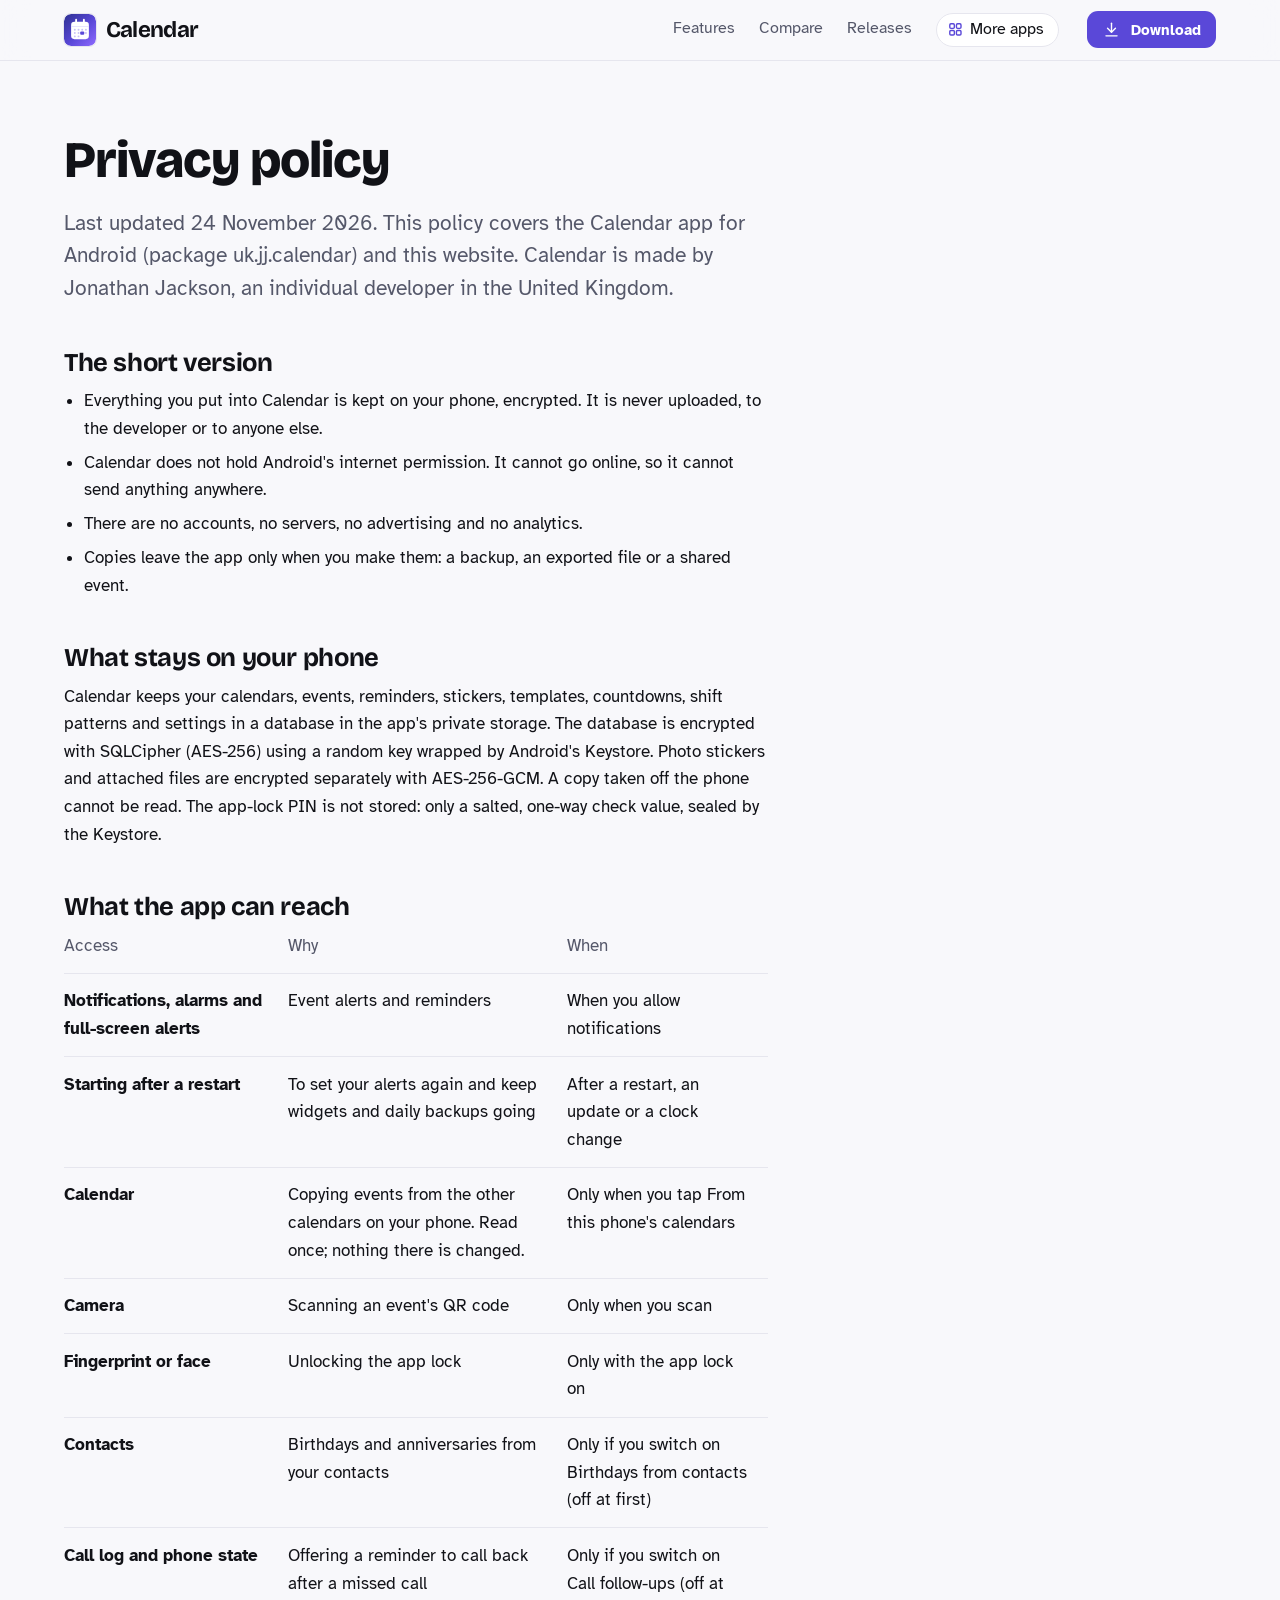
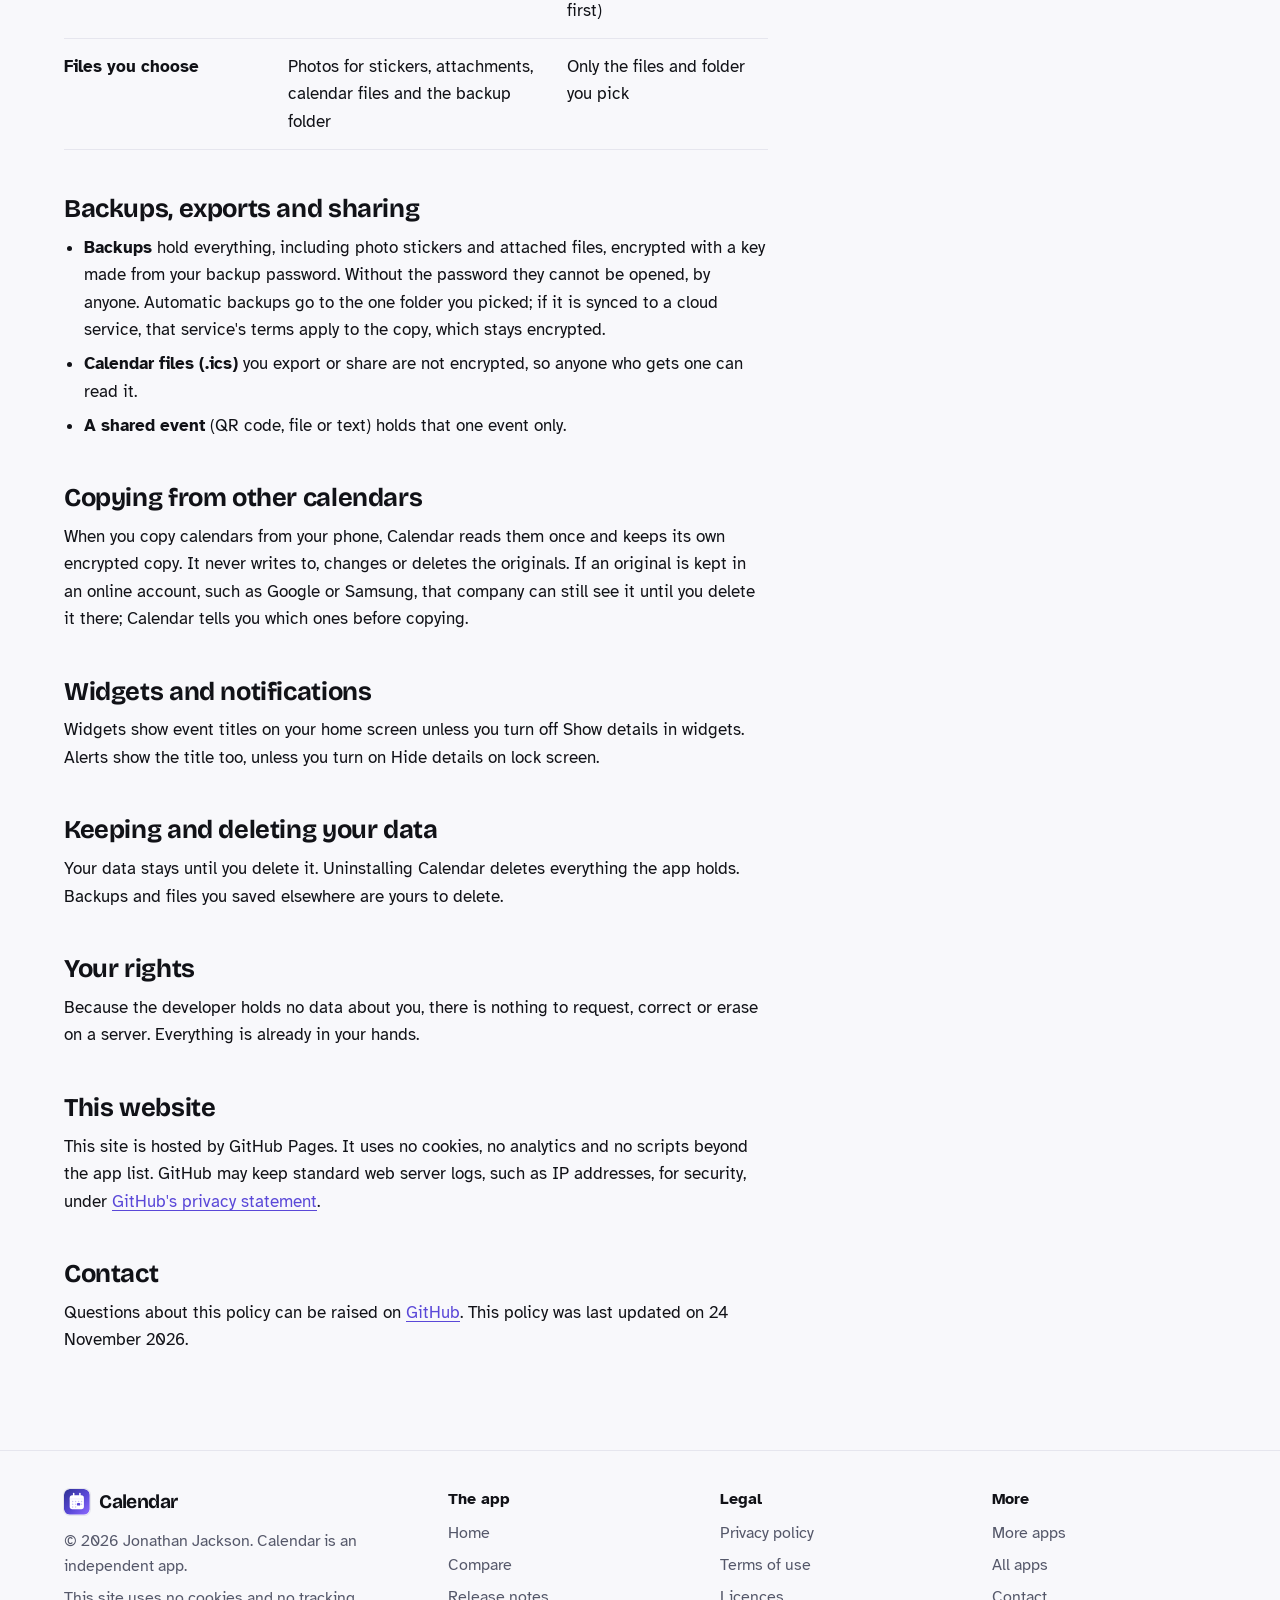
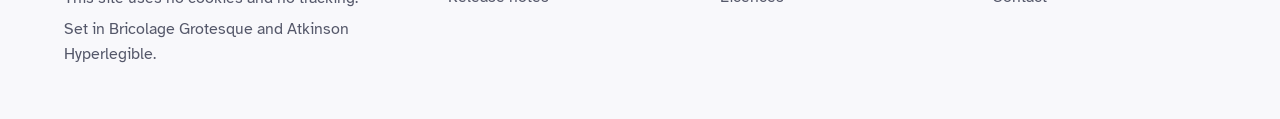
<file: privacy.html>
<!DOCTYPE html>
<html lang="en-GB">
<head>
<meta charset="utf-8">
<meta name="viewport" content="width=device-width, initial-scale=1">
<title>Calendar privacy policy</title>
<meta name="description" content="What Calendar does with your information: in short, it stays on your phone.">
<meta name="author" content="Jonathan Jackson">
<link rel="canonical" href="https://customgpter.github.io/calendar/privacy.html">
<meta name="theme-color" content="#f8f8fb" media="(prefers-color-scheme: light)">
<meta name="theme-color" content="#0b0b10" media="(prefers-color-scheme: dark)">
<meta property="og:type" content="website">
<meta property="og:site_name" content="Calendar">
<meta property="og:title" content="Calendar privacy policy">
<meta property="og:description" content="What Calendar does with your information: in short, it stays on your phone.">
<meta property="og:url" content="https://customgpter.github.io/calendar/privacy.html">
<meta property="og:image" content="https://customgpter.github.io/calendar/assets/og.png">
<meta property="og:image:width" content="1200">
<meta property="og:image:height" content="630">
<meta property="og:image:alt" content="Calendar&#x27;s month view: November with coloured events, stickers and today&#x27;s list underneath">
<meta property="og:locale" content="en_GB">
<meta name="twitter:card" content="summary_large_image">
<link rel="icon" href="./assets/favicon.svg" type="image/svg+xml">
<link rel="apple-touch-icon" href="./assets/apple-touch-icon.png">
<link rel="preload" href="./assets/fonts/bricolage-grotesque-latin.woff2" as="font" type="font/woff2" crossorigin>
<link rel="preload" href="./assets/fonts/atkinson-hyperlegible-latin-400-normal.woff2" as="font" type="font/woff2" crossorigin>
<link rel="stylesheet" href="./assets/site.css?v=1">
<link rel="stylesheet" href="./assets/house.css?v=1">
<link rel="stylesheet" href="./assets/apps-list.css?v=1">
<script src="./assets/apps-list.js?v=1" defer></script>
</head>
<body>
<a class="skip" href="#main">Skip to content</a>
<header class="masthead">
<div class="wrap">
<a class="brand" href="./" aria-label="Calendar home"><svg viewBox="0 0 108 108" aria-hidden="true"><defs><linearGradient id="cli" x1="0" y1="0" x2="1" y2="1"><stop offset="0" stop-color="#2e3192"/><stop offset=".55" stop-color="#5a48d8"/><stop offset="1" stop-color="#8f6bff"/></linearGradient></defs><rect width="108" height="108" rx="24" fill="url(#cli)"/><g transform="translate(54 55) scale(1.25) translate(-54 -55)"><path d="M39,32 h30 a9,9 0 0 1 9,9 v29 a9,9 0 0 1 -9,9 h-30 a9,9 0 0 1 -9,-9 v-29 a9,9 0 0 1 9,-9 z" fill="#fff"/><rect x="41" y="24" width="5" height="13" rx="2.5" fill="#fff"/><rect x="62" y="24" width="5" height="13" rx="2.5" fill="#fff"/><rect x="30" y="43.5" width="48" height="2.2" fill="#e3deff"/><g fill="#c9c2f7"><circle cx="40" cy="53.5" r="2.6"/><circle cx="50" cy="53.5" r="2.6"/><circle cx="60" cy="53.5" r="2.6"/><circle cx="70" cy="53.5" r="2.6"/><circle cx="40" cy="62.5" r="2.6"/><circle cx="50" cy="62.5" r="2.6"/><circle cx="70" cy="62.5" r="2.6"/><circle cx="40" cy="71.5" r="2.6"/><circle cx="50" cy="71.5" r="2.6"/></g><rect x="54.5" y="58" width="11" height="9" rx="3" fill="#5a48d8"/></g></svg><span>Calendar</span></a>
<nav aria-label="Main"><ul><li><a href="./#features">Features</a></li><li><a href="./compare.html">Compare</a></li><li><a href="./releases.html">Releases</a></li><li><a class="more-apps" href="./more-apps.html"><svg class="ico" viewBox="0 0 24 24" aria-hidden="true"><rect x="4" y="4" width="6.5" height="6.5" rx="1.6"/><rect x="13.5" y="4" width="6.5" height="6.5" rx="1.6"/><rect x="4" y="13.5" width="6.5" height="6.5" rx="1.6"/><rect x="13.5" y="13.5" width="6.5" height="6.5" rx="1.6"/></svg>More apps</a></li></ul></nav>
<a class="button small" href="https://github.com/CustomGPTer/calendar/releases/latest/download/Calendar.apk"><svg class="ico" viewBox="0 0 24 24" aria-hidden="true"><path d="M12 4v11"/><path d="M7 10.5l5 5 5-5"/><path d="M5 20h14"/></svg>Download</a>
</div>
</header>
<main id="main" class="doc">
<div class="wrap">
<div class="measure">
<h1>Privacy policy</h1>
<p class="lede">Last updated 24 November 2026. This policy covers the Calendar app for Android (package uk.jj.calendar) and this website. Calendar is made by Jonathan Jackson, an individual developer in the United Kingdom.</p>
<h2 id="short">The short version</h2><ul>
<li>Everything you put into Calendar is kept on your phone, encrypted. It is never uploaded, to the developer or to anyone else.</li>
<li>Calendar does not hold Android's internet permission. It cannot go online, so it cannot send anything anywhere.</li>
<li>There are no accounts, no servers, no advertising and no analytics.</li>
<li>Copies leave the app only when you make them: a backup, an exported file or a shared event.</li>
</ul><h2 id="kept">What stays on your phone</h2><p>Calendar keeps your calendars, events, reminders, stickers, templates, countdowns, shift patterns and settings in a database in the app's private storage. The database is encrypted with SQLCipher (AES-256) using a random key wrapped by Android's Keystore. Photo stickers and attached files are encrypted separately with AES-256-GCM. A copy taken off the phone cannot be read. The app-lock PIN is not stored: only a salted, one-way check value, sealed by the Keystore.</p><h2 id="reach">What the app can reach</h2><table>
<thead><tr><th scope="col">Access</th><th scope="col">Why</th><th scope="col">When</th></tr></thead>
<tbody>
<tr><th scope="row">Notifications, alarms and full-screen alerts</th><td>Event alerts and reminders</td><td>When you allow notifications</td></tr>
<tr><th scope="row">Starting after a restart</th><td>To set your alerts again and keep widgets and daily backups going</td><td>After a restart, an update or a clock change</td></tr>
<tr><th scope="row">Calendar</th><td>Copying events from the other calendars on your phone. Read once; nothing there is changed.</td><td>Only when you tap From this phone's calendars</td></tr>
<tr><th scope="row">Camera</th><td>Scanning an event's QR code</td><td>Only when you scan</td></tr>
<tr><th scope="row">Fingerprint or face</th><td>Unlocking the app lock</td><td>Only with the app lock on</td></tr>
<tr><th scope="row">Contacts</th><td>Birthdays and anniversaries from your contacts</td><td>Only if you switch on Birthdays from contacts (off at first)</td></tr>
<tr><th scope="row">Call log and phone state</th><td>Offering a reminder to call back after a missed call</td><td>Only if you switch on Call follow-ups (off at first)</td></tr>
<tr><th scope="row">Files you choose</th><td>Photos for stickers, attachments, calendar files and the backup folder</td><td>Only the files and folder you pick</td></tr>
</tbody>
</table><h2 id="copies">Backups, exports and sharing</h2><ul>
<li><strong>Backups</strong> hold everything, including photo stickers and attached files, encrypted with a key made from your backup password. Without the password they cannot be opened, by anyone. Automatic backups go to the one folder you picked; if it is synced to a cloud service, that service's terms apply to the copy, which stays encrypted.</li>
<li><strong>Calendar files (.ics)</strong> you export or share are not encrypted, so anyone who gets one can read it.</li>
<li><strong>A shared event</strong> (QR code, file or text) holds that one event only.</li>
</ul><h2 id="imports">Copying from other calendars</h2><p>When you copy calendars from your phone, Calendar reads them once and keeps its own encrypted copy. It never writes to, changes or deletes the originals. If an original is kept in an online account, such as Google or Samsung, that company can still see it until you delete it there; Calendar tells you which ones before copying.</p><h2 id="widgets">Widgets and notifications</h2><p>Widgets show event titles on your home screen unless you turn off Show details in widgets. Alerts show the title too, unless you turn on Hide details on lock screen.</p><h2 id="deleting">Keeping and deleting your data</h2><p>Your data stays until you delete it. Uninstalling Calendar deletes everything the app holds. Backups and files you saved elsewhere are yours to delete.</p><h2 id="rights">Your rights</h2><p>Because the developer holds no data about you, there is nothing to request, correct or erase on a server. Everything is already in your hands.</p><h2 id="website">This website</h2><p>This site is hosted by GitHub Pages. It uses no cookies, no analytics and no scripts beyond the app list. GitHub may keep standard web server logs, such as IP addresses, for security, under <a href="https://docs.github.com/en/site-policy/privacy-policies/github-general-privacy-statement">GitHub's privacy statement</a>.</p>
<h2 id="contact">Contact</h2>
<p>Questions about this policy can be raised on <a href="https://github.com/CustomGPTer/calendar/issues">GitHub</a>. This policy was last updated on 24 November 2026.</p>
</div>
</div>
</main>
<footer class="colophon">
<div class="wrap">
<div>
<a class="brand" href="./" aria-label="Calendar home"><svg viewBox="0 0 108 108" aria-hidden="true"><defs><linearGradient id="cli" x1="0" y1="0" x2="1" y2="1"><stop offset="0" stop-color="#2e3192"/><stop offset=".55" stop-color="#5a48d8"/><stop offset="1" stop-color="#8f6bff"/></linearGradient></defs><rect width="108" height="108" rx="24" fill="url(#cli)"/><g transform="translate(54 55) scale(1.25) translate(-54 -55)"><path d="M39,32 h30 a9,9 0 0 1 9,9 v29 a9,9 0 0 1 -9,9 h-30 a9,9 0 0 1 -9,-9 v-29 a9,9 0 0 1 9,-9 z" fill="#fff"/><rect x="41" y="24" width="5" height="13" rx="2.5" fill="#fff"/><rect x="62" y="24" width="5" height="13" rx="2.5" fill="#fff"/><rect x="30" y="43.5" width="48" height="2.2" fill="#e3deff"/><g fill="#c9c2f7"><circle cx="40" cy="53.5" r="2.6"/><circle cx="50" cy="53.5" r="2.6"/><circle cx="60" cy="53.5" r="2.6"/><circle cx="70" cy="53.5" r="2.6"/><circle cx="40" cy="62.5" r="2.6"/><circle cx="50" cy="62.5" r="2.6"/><circle cx="70" cy="62.5" r="2.6"/><circle cx="40" cy="71.5" r="2.6"/><circle cx="50" cy="71.5" r="2.6"/></g><rect x="54.5" y="58" width="11" height="9" rx="3" fill="#5a48d8"/></g></svg><span>Calendar</span></a>
<p>&copy; 2026 Jonathan Jackson. Calendar is an independent app.</p>
<p>This site uses no cookies and no tracking.</p>
<p>Set in Bricolage Grotesque and Atkinson Hyperlegible.</p>
</div>
<nav aria-label="The app"><h2>The app</h2><ul>
<li><a href="./">Home</a></li>
<li><a href="./compare.html">Compare</a></li>
<li><a href="./releases.html">Release notes</a></li>

</ul></nav>
<nav aria-label="Legal"><h2>Legal</h2><ul>
<li><a href="./privacy.html">Privacy policy</a></li>
<li><a href="./terms.html">Terms of use</a></li>
<li><a href="./licences.html">Licences</a></li>
</ul></nav>
<nav aria-label="More"><h2>More</h2><ul>
<li><a href="./more-apps.html">More apps</a></li>
<li><a href="https://customgpter.github.io/">All apps</a></li>
<li><a href="https://github.com/CustomGPTer/calendar/issues">Contact</a></li>
</ul></nav>
</div>
</footer>
</body>
</html>
</file>
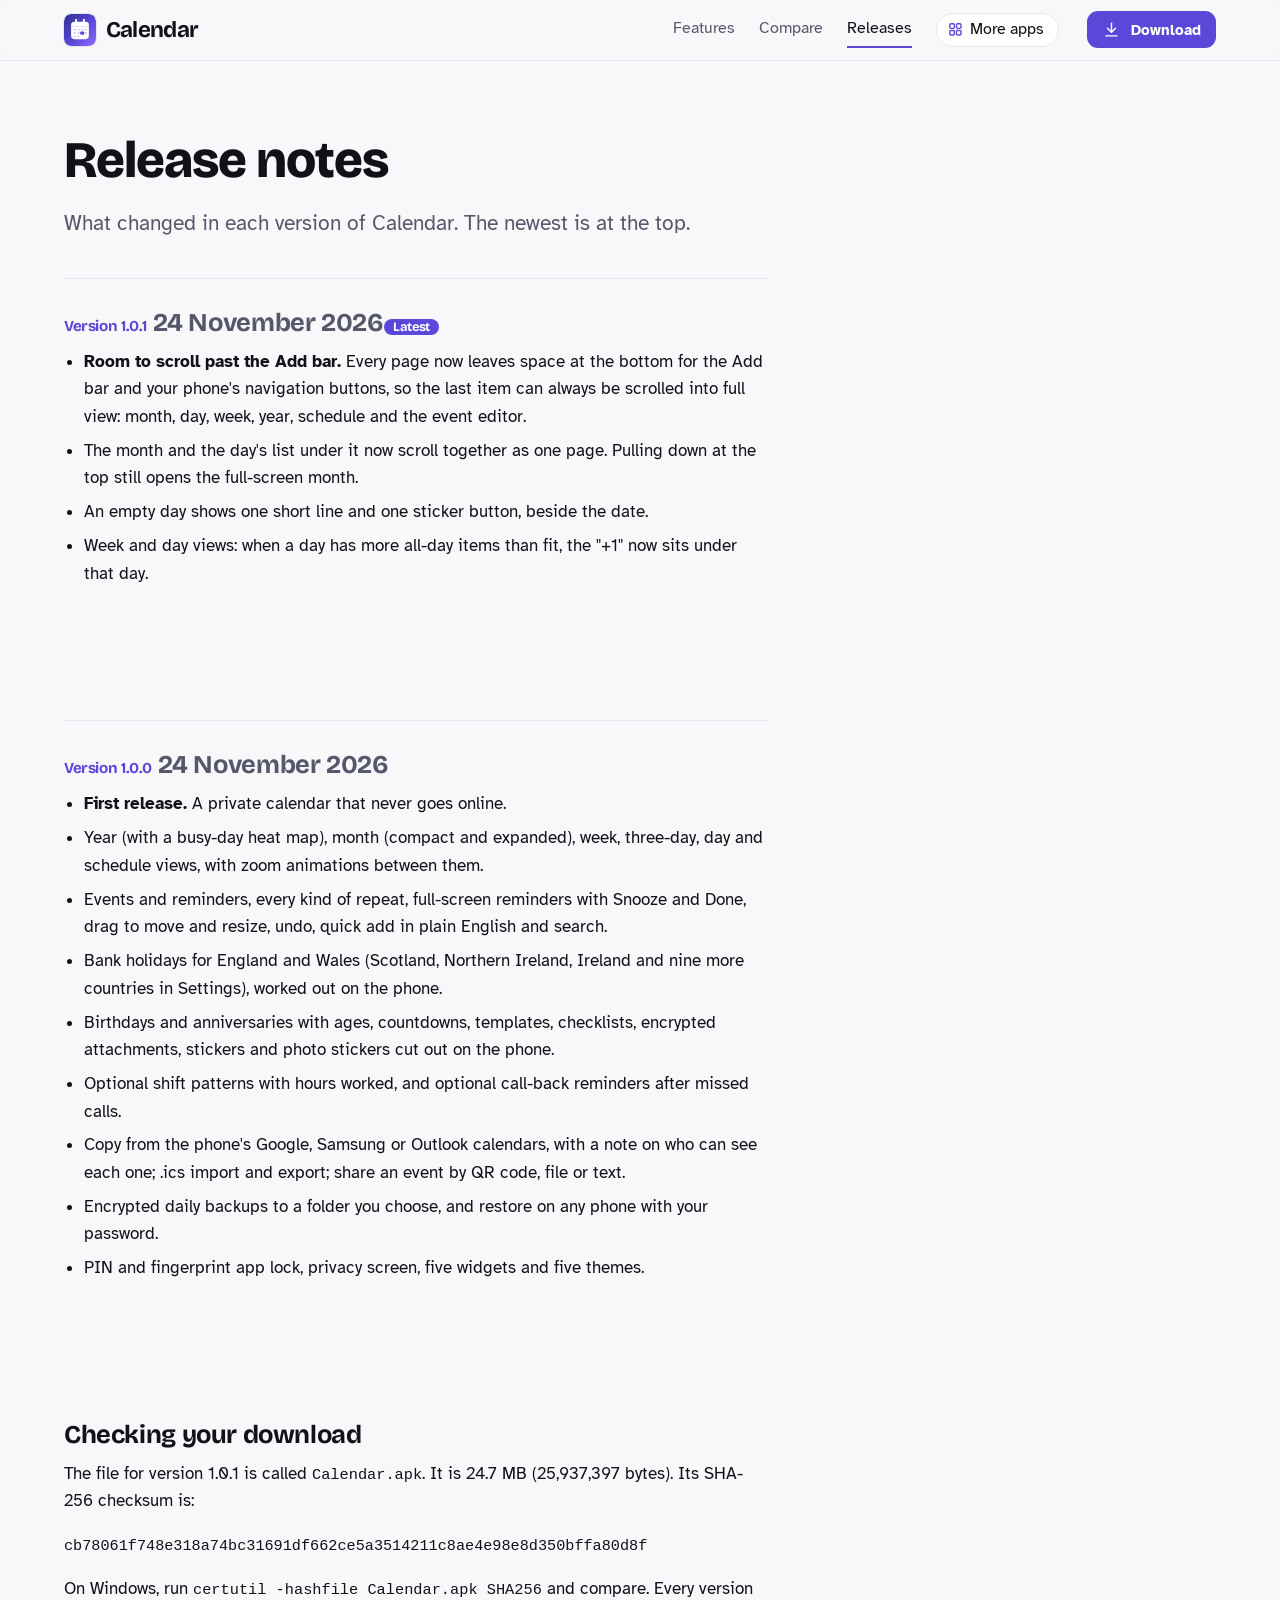
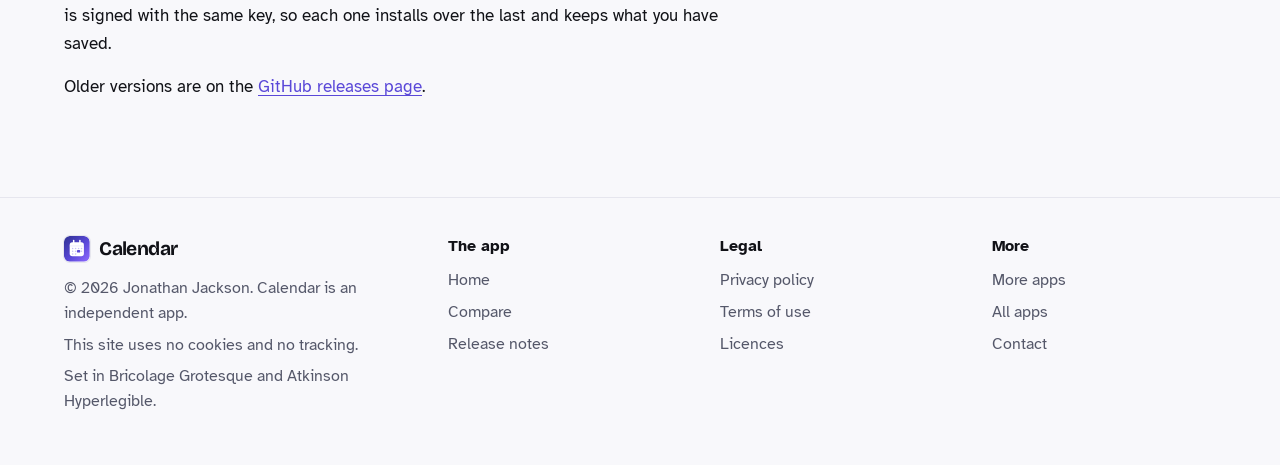
<file: releases.html>
<!DOCTYPE html>
<html lang="en-GB">
<head>
<meta charset="utf-8">
<meta name="viewport" content="width=device-width, initial-scale=1">
<title>Calendar release notes</title>
<meta name="description" content="What changed in each version of Calendar, with the file size and checksum to check your download.">
<meta name="author" content="Jonathan Jackson">
<link rel="canonical" href="https://customgpter.github.io/calendar/releases.html">
<meta name="theme-color" content="#f8f8fb" media="(prefers-color-scheme: light)">
<meta name="theme-color" content="#0b0b10" media="(prefers-color-scheme: dark)">
<meta property="og:type" content="website">
<meta property="og:site_name" content="Calendar">
<meta property="og:title" content="Calendar release notes">
<meta property="og:description" content="What changed in each version of Calendar, with the file size and checksum to check your download.">
<meta property="og:url" content="https://customgpter.github.io/calendar/releases.html">
<meta property="og:image" content="https://customgpter.github.io/calendar/assets/og.png">
<meta property="og:image:width" content="1200">
<meta property="og:image:height" content="630">
<meta property="og:image:alt" content="Calendar&#x27;s month view: November with coloured events, stickers and today&#x27;s list underneath">
<meta property="og:locale" content="en_GB">
<meta name="twitter:card" content="summary_large_image">
<link rel="icon" href="./assets/favicon.svg" type="image/svg+xml">
<link rel="apple-touch-icon" href="./assets/apple-touch-icon.png">
<link rel="preload" href="./assets/fonts/bricolage-grotesque-latin.woff2" as="font" type="font/woff2" crossorigin>
<link rel="preload" href="./assets/fonts/atkinson-hyperlegible-latin-400-normal.woff2" as="font" type="font/woff2" crossorigin>
<link rel="stylesheet" href="./assets/site.css?v=1">
<link rel="stylesheet" href="./assets/house.css?v=1">
<link rel="stylesheet" href="./assets/apps-list.css?v=1">
<script src="./assets/apps-list.js?v=1" defer></script>
</head>
<body>
<a class="skip" href="#main">Skip to content</a>
<header class="masthead">
<div class="wrap">
<a class="brand" href="./" aria-label="Calendar home"><svg viewBox="0 0 108 108" aria-hidden="true"><defs><linearGradient id="cli" x1="0" y1="0" x2="1" y2="1"><stop offset="0" stop-color="#2e3192"/><stop offset=".55" stop-color="#5a48d8"/><stop offset="1" stop-color="#8f6bff"/></linearGradient></defs><rect width="108" height="108" rx="24" fill="url(#cli)"/><g transform="translate(54 55) scale(1.25) translate(-54 -55)"><path d="M39,32 h30 a9,9 0 0 1 9,9 v29 a9,9 0 0 1 -9,9 h-30 a9,9 0 0 1 -9,-9 v-29 a9,9 0 0 1 9,-9 z" fill="#fff"/><rect x="41" y="24" width="5" height="13" rx="2.5" fill="#fff"/><rect x="62" y="24" width="5" height="13" rx="2.5" fill="#fff"/><rect x="30" y="43.5" width="48" height="2.2" fill="#e3deff"/><g fill="#c9c2f7"><circle cx="40" cy="53.5" r="2.6"/><circle cx="50" cy="53.5" r="2.6"/><circle cx="60" cy="53.5" r="2.6"/><circle cx="70" cy="53.5" r="2.6"/><circle cx="40" cy="62.5" r="2.6"/><circle cx="50" cy="62.5" r="2.6"/><circle cx="70" cy="62.5" r="2.6"/><circle cx="40" cy="71.5" r="2.6"/><circle cx="50" cy="71.5" r="2.6"/></g><rect x="54.5" y="58" width="11" height="9" rx="3" fill="#5a48d8"/></g></svg><span>Calendar</span></a>
<nav aria-label="Main"><ul><li><a href="./#features">Features</a></li><li><a href="./compare.html">Compare</a></li><li><a href="./releases.html" aria-current="page">Releases</a></li><li><a class="more-apps" href="./more-apps.html"><svg class="ico" viewBox="0 0 24 24" aria-hidden="true"><rect x="4" y="4" width="6.5" height="6.5" rx="1.6"/><rect x="13.5" y="4" width="6.5" height="6.5" rx="1.6"/><rect x="4" y="13.5" width="6.5" height="6.5" rx="1.6"/><rect x="13.5" y="13.5" width="6.5" height="6.5" rx="1.6"/></svg>More apps</a></li></ul></nav>
<a class="button small" href="https://github.com/CustomGPTer/calendar/releases/latest/download/Calendar.apk"><svg class="ico" viewBox="0 0 24 24" aria-hidden="true"><path d="M12 4v11"/><path d="M7 10.5l5 5 5-5"/><path d="M5 20h14"/></svg>Download</a>
</div>
</header>
<main id="main" class="doc">
<div class="wrap">
<div class="measure">
<h1>Release notes</h1>
<p class="lede">What changed in each version of Calendar. The newest is at the top.</p>
<section class="release" id="v1.0.1"><h2><span class="ver">Version 1.0.1</span> <span class="when">24 November 2026</span><span class="tag">Latest</span></h2><ul><li><b>Room to scroll past the Add bar.</b> Every page now leaves space at the bottom for the Add bar and your phone's navigation buttons, so the last item can always be scrolled into full view: month, day, week, year, schedule and the event editor.</li><li>The month and the day's list under it now scroll together as one page. Pulling down at the top still opens the full-screen month.</li><li>An empty day shows one short line and one sticker button, beside the date.</li><li>Week and day views: when a day has more all-day items than fit, the "+1" now sits under that day.</li></ul></section>
<section class="release" id="v1.0.0"><h2><span class="ver">Version 1.0.0</span> <span class="when">24 November 2026</span></h2><ul><li><b>First release.</b> A private calendar that never goes online.</li><li>Year (with a busy-day heat map), month (compact and expanded), week, three-day, day and schedule views, with zoom animations between them.</li><li>Events and reminders, every kind of repeat, full-screen reminders with Snooze and Done, drag to move and resize, undo, quick add in plain English and search.</li><li>Bank holidays for England and Wales (Scotland, Northern Ireland, Ireland and nine more countries in Settings), worked out on the phone.</li><li>Birthdays and anniversaries with ages, countdowns, templates, checklists, encrypted attachments, stickers and photo stickers cut out on the phone.</li><li>Optional shift patterns with hours worked, and optional call-back reminders after missed calls.</li><li>Copy from the phone's Google, Samsung or Outlook calendars, with a note on who can see each one; .ics import and export; share an event by QR code, file or text.</li><li>Encrypted daily backups to a folder you choose, and restore on any phone with your password.</li><li>PIN and fingerprint app lock, privacy screen, five widgets and five themes.</li></ul></section>
<h2 id="checking">Checking your download</h2>
<p>The file for version 1.0.1 is called <code>Calendar.apk</code>. It is 24.7 MB (25,937,397 bytes). Its SHA-256 checksum is:</p>
<p><code class="sum">cb78061f748e318a74bc31691df662ce5a3514211c8ae4e98e8d350bffa80d8f</code></p>
<p>On Windows, run <code>certutil -hashfile Calendar.apk SHA256</code> and compare. Every version is signed with the same key, so each one installs over the last and keeps what you have saved.</p>
<p>Older versions are on the <a href="https://github.com/CustomGPTer/calendar/releases">GitHub releases page</a>.</p>
</div>
</div>
</main>
<footer class="colophon">
<div class="wrap">
<div>
<a class="brand" href="./" aria-label="Calendar home"><svg viewBox="0 0 108 108" aria-hidden="true"><defs><linearGradient id="cli" x1="0" y1="0" x2="1" y2="1"><stop offset="0" stop-color="#2e3192"/><stop offset=".55" stop-color="#5a48d8"/><stop offset="1" stop-color="#8f6bff"/></linearGradient></defs><rect width="108" height="108" rx="24" fill="url(#cli)"/><g transform="translate(54 55) scale(1.25) translate(-54 -55)"><path d="M39,32 h30 a9,9 0 0 1 9,9 v29 a9,9 0 0 1 -9,9 h-30 a9,9 0 0 1 -9,-9 v-29 a9,9 0 0 1 9,-9 z" fill="#fff"/><rect x="41" y="24" width="5" height="13" rx="2.5" fill="#fff"/><rect x="62" y="24" width="5" height="13" rx="2.5" fill="#fff"/><rect x="30" y="43.5" width="48" height="2.2" fill="#e3deff"/><g fill="#c9c2f7"><circle cx="40" cy="53.5" r="2.6"/><circle cx="50" cy="53.5" r="2.6"/><circle cx="60" cy="53.5" r="2.6"/><circle cx="70" cy="53.5" r="2.6"/><circle cx="40" cy="62.5" r="2.6"/><circle cx="50" cy="62.5" r="2.6"/><circle cx="70" cy="62.5" r="2.6"/><circle cx="40" cy="71.5" r="2.6"/><circle cx="50" cy="71.5" r="2.6"/></g><rect x="54.5" y="58" width="11" height="9" rx="3" fill="#5a48d8"/></g></svg><span>Calendar</span></a>
<p>&copy; 2026 Jonathan Jackson. Calendar is an independent app.</p>
<p>This site uses no cookies and no tracking.</p>
<p>Set in Bricolage Grotesque and Atkinson Hyperlegible.</p>
</div>
<nav aria-label="The app"><h2>The app</h2><ul>
<li><a href="./">Home</a></li>
<li><a href="./compare.html">Compare</a></li>
<li><a href="./releases.html">Release notes</a></li>

</ul></nav>
<nav aria-label="Legal"><h2>Legal</h2><ul>
<li><a href="./privacy.html">Privacy policy</a></li>
<li><a href="./terms.html">Terms of use</a></li>
<li><a href="./licences.html">Licences</a></li>
</ul></nav>
<nav aria-label="More"><h2>More</h2><ul>
<li><a href="./more-apps.html">More apps</a></li>
<li><a href="https://customgpter.github.io/">All apps</a></li>
<li><a href="https://github.com/CustomGPTer/calendar/issues">Contact</a></li>
</ul></nav>
</div>
</footer>
</body>
</html>
</file>
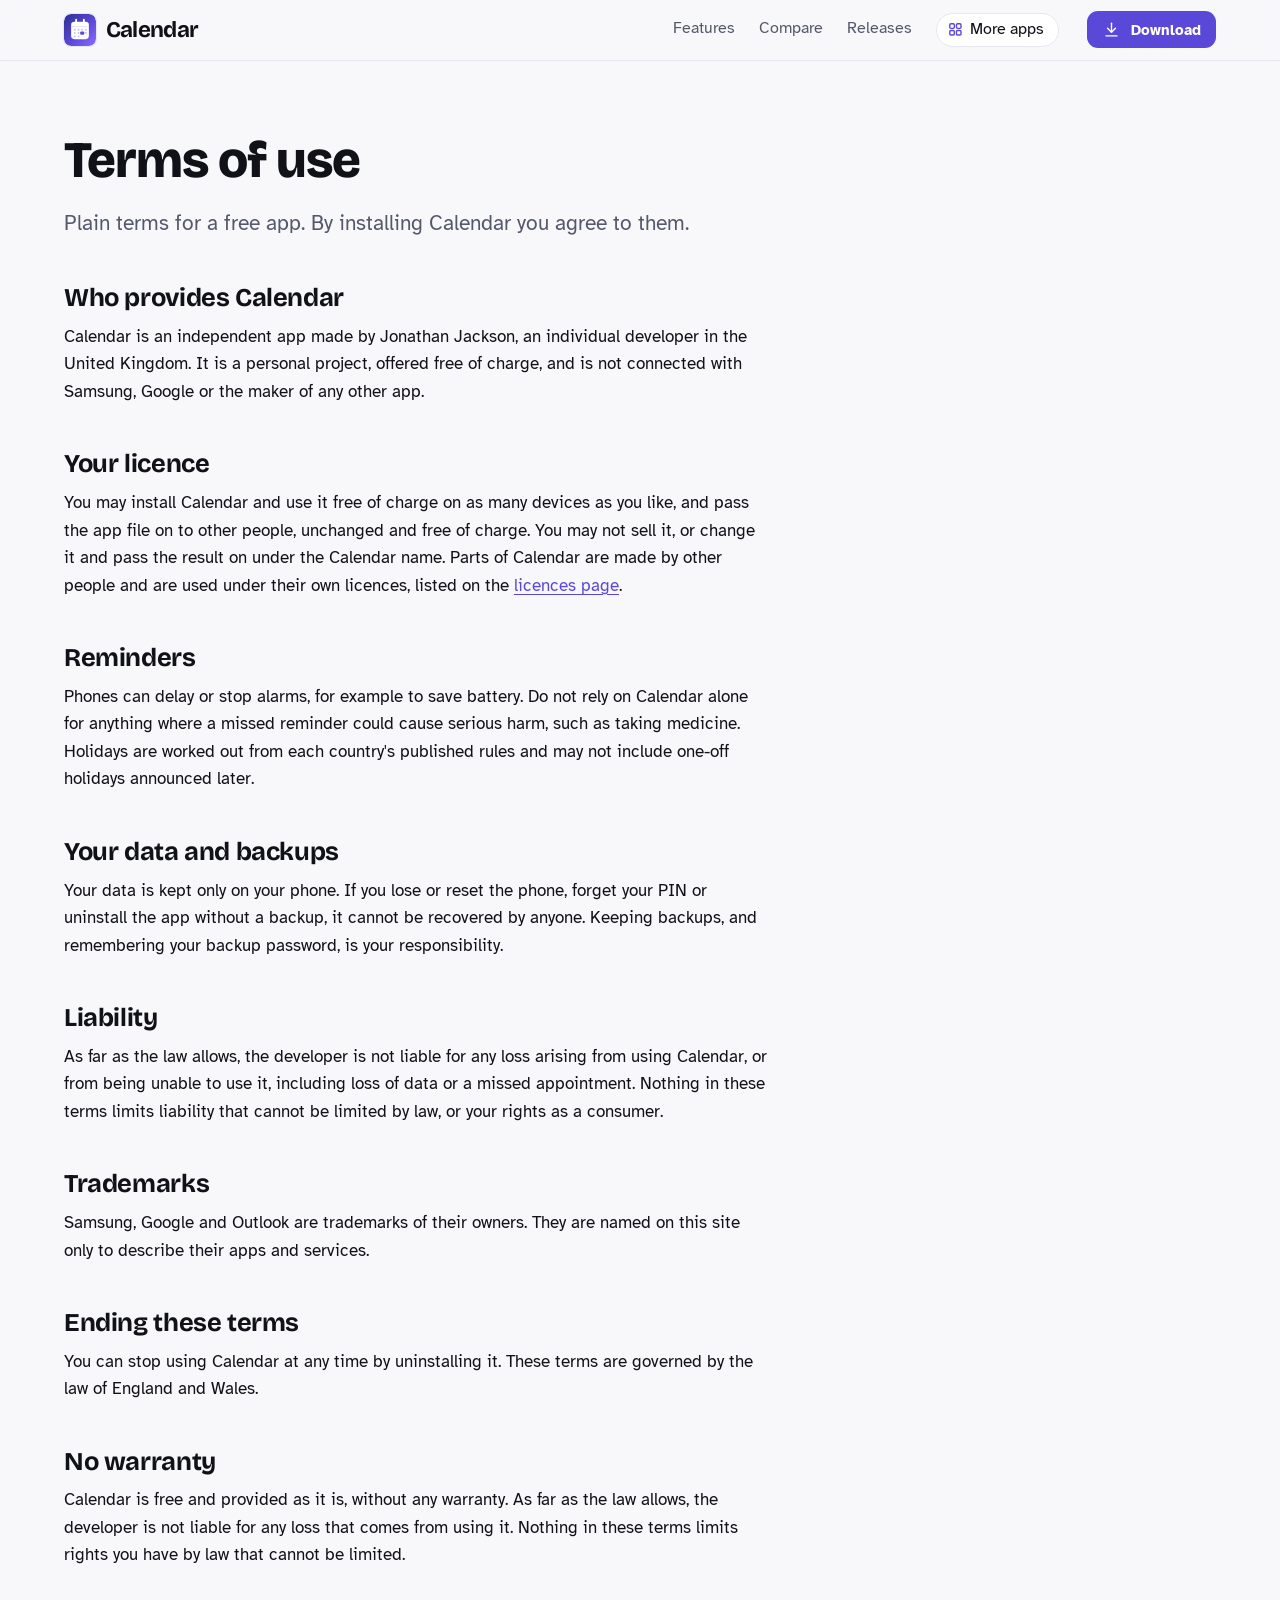
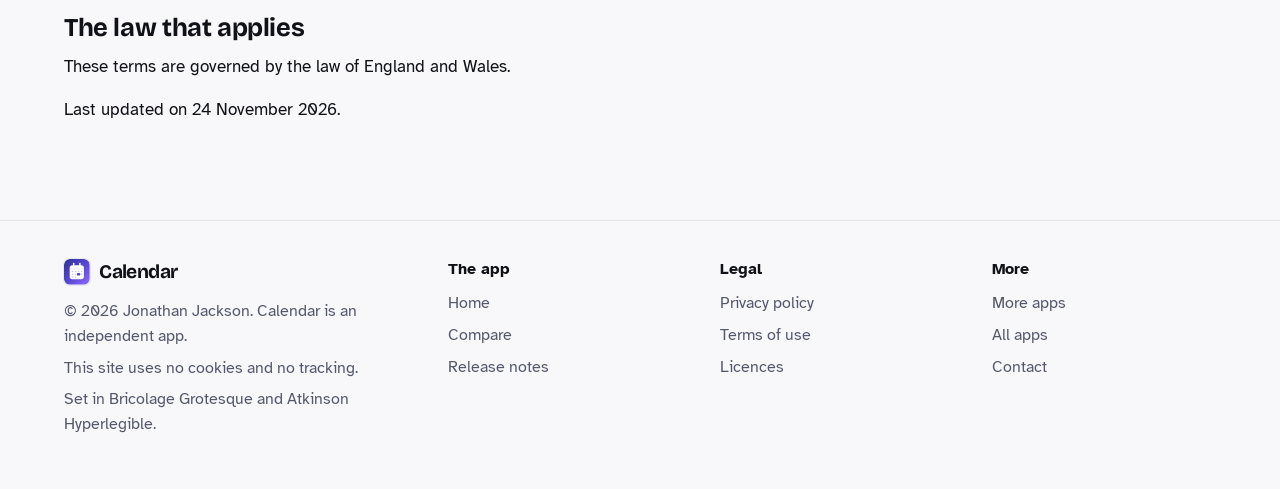
<file: terms.html>
<!DOCTYPE html>
<html lang="en-GB">
<head>
<meta charset="utf-8">
<meta name="viewport" content="width=device-width, initial-scale=1">
<title>Calendar terms of use</title>
<meta name="description" content="The terms for using Calendar.">
<meta name="author" content="Jonathan Jackson">
<link rel="canonical" href="https://customgpter.github.io/calendar/terms.html">
<meta name="theme-color" content="#f8f8fb" media="(prefers-color-scheme: light)">
<meta name="theme-color" content="#0b0b10" media="(prefers-color-scheme: dark)">
<meta property="og:type" content="website">
<meta property="og:site_name" content="Calendar">
<meta property="og:title" content="Calendar terms of use">
<meta property="og:description" content="The terms for using Calendar.">
<meta property="og:url" content="https://customgpter.github.io/calendar/terms.html">
<meta property="og:image" content="https://customgpter.github.io/calendar/assets/og.png">
<meta property="og:image:width" content="1200">
<meta property="og:image:height" content="630">
<meta property="og:image:alt" content="Calendar&#x27;s month view: November with coloured events, stickers and today&#x27;s list underneath">
<meta property="og:locale" content="en_GB">
<meta name="twitter:card" content="summary_large_image">
<link rel="icon" href="./assets/favicon.svg" type="image/svg+xml">
<link rel="apple-touch-icon" href="./assets/apple-touch-icon.png">
<link rel="preload" href="./assets/fonts/bricolage-grotesque-latin.woff2" as="font" type="font/woff2" crossorigin>
<link rel="preload" href="./assets/fonts/atkinson-hyperlegible-latin-400-normal.woff2" as="font" type="font/woff2" crossorigin>
<link rel="stylesheet" href="./assets/site.css?v=1">
<link rel="stylesheet" href="./assets/house.css?v=1">
<link rel="stylesheet" href="./assets/apps-list.css?v=1">
<script src="./assets/apps-list.js?v=1" defer></script>
</head>
<body>
<a class="skip" href="#main">Skip to content</a>
<header class="masthead">
<div class="wrap">
<a class="brand" href="./" aria-label="Calendar home"><svg viewBox="0 0 108 108" aria-hidden="true"><defs><linearGradient id="cli" x1="0" y1="0" x2="1" y2="1"><stop offset="0" stop-color="#2e3192"/><stop offset=".55" stop-color="#5a48d8"/><stop offset="1" stop-color="#8f6bff"/></linearGradient></defs><rect width="108" height="108" rx="24" fill="url(#cli)"/><g transform="translate(54 55) scale(1.25) translate(-54 -55)"><path d="M39,32 h30 a9,9 0 0 1 9,9 v29 a9,9 0 0 1 -9,9 h-30 a9,9 0 0 1 -9,-9 v-29 a9,9 0 0 1 9,-9 z" fill="#fff"/><rect x="41" y="24" width="5" height="13" rx="2.5" fill="#fff"/><rect x="62" y="24" width="5" height="13" rx="2.5" fill="#fff"/><rect x="30" y="43.5" width="48" height="2.2" fill="#e3deff"/><g fill="#c9c2f7"><circle cx="40" cy="53.5" r="2.6"/><circle cx="50" cy="53.5" r="2.6"/><circle cx="60" cy="53.5" r="2.6"/><circle cx="70" cy="53.5" r="2.6"/><circle cx="40" cy="62.5" r="2.6"/><circle cx="50" cy="62.5" r="2.6"/><circle cx="70" cy="62.5" r="2.6"/><circle cx="40" cy="71.5" r="2.6"/><circle cx="50" cy="71.5" r="2.6"/></g><rect x="54.5" y="58" width="11" height="9" rx="3" fill="#5a48d8"/></g></svg><span>Calendar</span></a>
<nav aria-label="Main"><ul><li><a href="./#features">Features</a></li><li><a href="./compare.html">Compare</a></li><li><a href="./releases.html">Releases</a></li><li><a class="more-apps" href="./more-apps.html"><svg class="ico" viewBox="0 0 24 24" aria-hidden="true"><rect x="4" y="4" width="6.5" height="6.5" rx="1.6"/><rect x="13.5" y="4" width="6.5" height="6.5" rx="1.6"/><rect x="4" y="13.5" width="6.5" height="6.5" rx="1.6"/><rect x="13.5" y="13.5" width="6.5" height="6.5" rx="1.6"/></svg>More apps</a></li></ul></nav>
<a class="button small" href="https://github.com/CustomGPTer/calendar/releases/latest/download/Calendar.apk"><svg class="ico" viewBox="0 0 24 24" aria-hidden="true"><path d="M12 4v11"/><path d="M7 10.5l5 5 5-5"/><path d="M5 20h14"/></svg>Download</a>
</div>
</header>
<main id="main" class="doc">
<div class="wrap">
<div class="measure">
<h1>Terms of use</h1>
<p class="lede">Plain terms for a free app. By installing Calendar you agree to them.</p>
<h2 id="who">Who provides Calendar</h2><p>Calendar is an independent app made by Jonathan Jackson, an individual developer in the United Kingdom. It is a personal project, offered free of charge, and is not connected with Samsung, Google or the maker of any other app.</p><h2 id="licence">Your licence</h2><p>You may install Calendar and use it free of charge on as many devices as you like, and pass the app file on to other people, unchanged and free of charge. You may not sell it, or change it and pass the result on under the Calendar name. Parts of Calendar are made by other people and are used under their own licences, listed on the <a href="licences.html">licences page</a>.</p><h2 id="reminders">Reminders</h2><p>Phones can delay or stop alarms, for example to save battery. Do not rely on Calendar alone for anything where a missed reminder could cause serious harm, such as taking medicine. Holidays are worked out from each country's published rules and may not include one-off holidays announced later.</p><h2 id="data">Your data and backups</h2><p>Your data is kept only on your phone. If you lose or reset the phone, forget your PIN or uninstall the app without a backup, it cannot be recovered by anyone. Keeping backups, and remembering your backup password, is your responsibility.</p><h2 id="liability">Liability</h2><p>As far as the law allows, the developer is not liable for any loss arising from using Calendar, or from being unable to use it, including loss of data or a missed appointment. Nothing in these terms limits liability that cannot be limited by law, or your rights as a consumer.</p><h2 id="marks">Trademarks</h2><p>Samsung, Google and Outlook are trademarks of their owners. They are named on this site only to describe their apps and services.</p><h2 id="ending">Ending these terms</h2><p>You can stop using Calendar at any time by uninstalling it. These terms are governed by the law of England and Wales.</p>
<h2 id="no-warranty">No warranty</h2>
<p>Calendar is free and provided as it is, without any warranty. As far as the law allows, the developer is not liable for any loss that comes from using it. Nothing in these terms limits rights you have by law that cannot be limited.</p>
<h2 id="governing">The law that applies</h2>
<p>These terms are governed by the law of England and Wales.</p>
<p>Last updated on 24 November 2026.</p>
</div>
</div>
</main>
<footer class="colophon">
<div class="wrap">
<div>
<a class="brand" href="./" aria-label="Calendar home"><svg viewBox="0 0 108 108" aria-hidden="true"><defs><linearGradient id="cli" x1="0" y1="0" x2="1" y2="1"><stop offset="0" stop-color="#2e3192"/><stop offset=".55" stop-color="#5a48d8"/><stop offset="1" stop-color="#8f6bff"/></linearGradient></defs><rect width="108" height="108" rx="24" fill="url(#cli)"/><g transform="translate(54 55) scale(1.25) translate(-54 -55)"><path d="M39,32 h30 a9,9 0 0 1 9,9 v29 a9,9 0 0 1 -9,9 h-30 a9,9 0 0 1 -9,-9 v-29 a9,9 0 0 1 9,-9 z" fill="#fff"/><rect x="41" y="24" width="5" height="13" rx="2.5" fill="#fff"/><rect x="62" y="24" width="5" height="13" rx="2.5" fill="#fff"/><rect x="30" y="43.5" width="48" height="2.2" fill="#e3deff"/><g fill="#c9c2f7"><circle cx="40" cy="53.5" r="2.6"/><circle cx="50" cy="53.5" r="2.6"/><circle cx="60" cy="53.5" r="2.6"/><circle cx="70" cy="53.5" r="2.6"/><circle cx="40" cy="62.5" r="2.6"/><circle cx="50" cy="62.5" r="2.6"/><circle cx="70" cy="62.5" r="2.6"/><circle cx="40" cy="71.5" r="2.6"/><circle cx="50" cy="71.5" r="2.6"/></g><rect x="54.5" y="58" width="11" height="9" rx="3" fill="#5a48d8"/></g></svg><span>Calendar</span></a>
<p>&copy; 2026 Jonathan Jackson. Calendar is an independent app.</p>
<p>This site uses no cookies and no tracking.</p>
<p>Set in Bricolage Grotesque and Atkinson Hyperlegible.</p>
</div>
<nav aria-label="The app"><h2>The app</h2><ul>
<li><a href="./">Home</a></li>
<li><a href="./compare.html">Compare</a></li>
<li><a href="./releases.html">Release notes</a></li>

</ul></nav>
<nav aria-label="Legal"><h2>Legal</h2><ul>
<li><a href="./privacy.html">Privacy policy</a></li>
<li><a href="./terms.html">Terms of use</a></li>
<li><a href="./licences.html">Licences</a></li>
</ul></nav>
<nav aria-label="More"><h2>More</h2><ul>
<li><a href="./more-apps.html">More apps</a></li>
<li><a href="https://customgpter.github.io/">All apps</a></li>
<li><a href="https://github.com/CustomGPTer/calendar/issues">Contact</a></li>
</ul></nav>
</div>
</footer>
</body>
</html>
</file>
<file: assets/site.css>
@font-face{font-family:"Bricolage Grotesque";src:url("fonts/bricolage-grotesque-latin.woff2") format("woff2");font-weight:200 800;font-style:normal;font-display:swap}
@font-face{font-family:"Atkinson Hyperlegible";src:url("fonts/atkinson-hyperlegible-latin-400-normal.woff2") format("woff2");font-weight:400;font-style:normal;font-display:swap}
@font-face{font-family:"Atkinson Hyperlegible";src:url("fonts/atkinson-hyperlegible-latin-700-normal.woff2") format("woff2");font-weight:700;font-style:normal;font-display:swap}

/* Daylight page, night-time camera. The lamp colour is kept for the one thing to press and for what the camera has seen. */
:root{
  --page:#f2f5f9; --panel:#ffffff; --raised:#e8edf3; --ink:#0d1a2b; --soft:#465468; --rule:#d2dae4;
  --accent:#0a6a55; --accent-ink:#ffffff; --warn:#8a5200; --rec:#d3302f;
  --lamp:#ffb347; --lamp-ink:#231400; --lamp-text:#8a5200;
  --night:#09111e; --night-2:#111d30; --night-3:#1a2a43; --night-ink:#eaf0f8; --night-soft:#9fb0c7; --night-rule:#24364f; --iris:#55d6ab;
  --display:"Bricolage Grotesque","Atkinson Hyperlegible",system-ui,sans-serif;
  --sans:"Atkinson Hyperlegible",system-ui,-apple-system,"Segoe UI",Roboto,sans-serif;
  --mono:ui-monospace,SFMono-Regular,Menlo,Consolas,"Liberation Mono",monospace;
  color-scheme:light dark;
}
@media (prefers-color-scheme:dark){
  :root{--page:#0a111b; --panel:#111a27; --raised:#182434; --ink:#e9eef5; --soft:#a0aec0; --rule:#243247;
    --accent:#55d6ab; --accent-ink:#00281d; --warn:#ffb347; --rec:#ff6163; --lamp-text:#ffb347}
}

*,*::before,*::after{box-sizing:border-box}
html{-webkit-text-size-adjust:100%;scroll-behavior:smooth;scroll-padding-top:5.5rem}
@media (prefers-reduced-motion:reduce){html{scroll-behavior:auto}}
body{margin:0;background:var(--page);color:var(--ink);font:400 1.0625rem/1.62 var(--sans);text-rendering:optimizeLegibility;-webkit-font-smoothing:antialiased}
img,svg{max-width:100%;display:block}
a{color:var(--accent);text-decoration-thickness:.07em;text-underline-offset:.2em}
a:hover{text-decoration-thickness:.13em}
:focus-visible{outline:3px solid var(--lamp);outline-offset:3px;border-radius:6px}
code{font:.9em/1 var(--mono);overflow-wrap:anywhere}
h1,h2,h3{font-family:var(--display);font-weight:700;letter-spacing:-.015em;line-height:1.08;margin:0;text-wrap:balance}
p{margin:0 0 1rem}
.skip{position:absolute;left:-999px;top:0;background:var(--ink);color:var(--page);padding:.6rem 1rem;z-index:30;border-radius:0 0 8px 0}
.skip:focus{left:0}
.sr{position:absolute;width:1px;height:1px;overflow:hidden;clip-path:inset(50%);white-space:nowrap}
.wrap{width:min(72rem,100% - 2.5rem);margin-inline:auto}
.measure{max-width:44rem}
.ico{width:1.25em;height:1.25em;flex:none;fill:none;stroke:currentColor;stroke-width:1.75;stroke-linecap:round;stroke-linejoin:round}

/* ---------- masthead */
.masthead{position:sticky;top:0;z-index:20;background:color-mix(in srgb,var(--page) 88%,transparent);-webkit-backdrop-filter:blur(14px) saturate(1.3);backdrop-filter:blur(14px) saturate(1.3);border-bottom:1px solid var(--rule)}
.masthead .wrap{display:flex;flex-wrap:wrap;align-items:center;gap:.35rem 1.75rem;padding-block:.7rem}
.brand{display:inline-flex;align-items:center;gap:.6rem;font:700 1.4rem/1 var(--display);letter-spacing:-.03em;color:var(--ink);text-decoration:none;margin-right:auto}
.brand svg{width:2rem;height:2rem;flex:none;border-radius:.5rem;box-shadow:0 0 0 1px var(--rule)}
.masthead nav ul{display:flex;flex-wrap:wrap;align-items:center;gap:.15rem 1.5rem;list-style:none;margin:0;padding:0;font-size:1rem;line-height:1.3}
.masthead nav a{display:inline-flex;align-items:center;gap:.4rem;color:var(--soft);text-decoration:none;padding-block:.45rem;border-bottom:2px solid transparent}
.masthead nav a:hover{color:var(--ink)}
.masthead nav a[aria-current="page"]{color:var(--ink);border-bottom-color:var(--lamp)}
.masthead nav a.more-apps{color:var(--ink);border:1px solid var(--rule);border-radius:999px;padding:.34rem .85rem .34rem .65rem;background:var(--panel)}
.masthead nav a.more-apps .ico{width:1.05em;height:1.05em;color:var(--accent);stroke-width:2}
.masthead nav a.more-apps:hover,.masthead nav a.more-apps[aria-current="page"]{border-color:var(--accent)}
.button{display:inline-flex;align-items:center;gap:.6rem;background:var(--lamp);color:var(--lamp-ink);font:700 1.08rem/1.2 var(--sans);text-decoration:none;padding:.95rem 1.5rem;border-radius:14px;box-shadow:0 1px 0 rgba(255,255,255,.45) inset,0 12px 24px -14px rgba(138,82,0,.9)}
.button:hover{background:#ffc56e}
.button:active{transform:translateY(1px)}
.button.small{font-size:.95rem;padding:.55rem .95rem;border-radius:11px;box-shadow:none}
.button.quiet{background:none;box-shadow:none;border:1px solid var(--rule);color:var(--ink)}
.button.quiet:hover{border-color:var(--ink);background:none}
@media (max-width:52rem){
  .masthead nav{order:3;flex:1 0 100%}
  .masthead nav ul{gap:.1rem .85rem;font-size:.95rem}
  .masthead nav .wide{display:none}
}
@media (max-width:24rem){.masthead nav a.more-apps .ico{display:none}.masthead nav a.more-apps{padding-inline:.7rem}}

/* ---------- hero */
.hero{padding-block:clamp(2.2rem,6vw,4.75rem) clamp(2.5rem,6vw,4.5rem);overflow:hidden}
.hero-grid{display:grid;gap:clamp(2.25rem,5vw,4rem);align-items:center}
@media (min-width:62rem){.hero-grid{grid-template-columns:minmax(0,11fr) minmax(0,10fr)}}
.hero h1{font-size:clamp(2.6rem,6vw,4.25rem);font-weight:800;line-height:1;letter-spacing:-.022em;margin-bottom:1.5rem}
.lede{font-size:clamp(1.14rem,2vw,1.3rem);line-height:1.55;color:var(--soft);margin:0 0 1rem;max-width:34rem}
.get{display:flex;flex-wrap:wrap;align-items:center;gap:.9rem 1.5rem;margin:1.8rem 0 1.1rem}
.get .aside{font-weight:700;color:var(--ink)}
.facts{font-size:.98rem;line-height:1.5;color:var(--soft);margin:0 0 .5rem;max-width:36rem}
.pills{display:flex;flex-wrap:wrap;gap:.45rem;list-style:none;margin:0 0 1rem;padding:0;font-size:.95rem}
.pills li{border:1px solid var(--rule);border-radius:999px;padding:.22rem .8rem;background:var(--panel);color:var(--soft)}

/* the monitor: the camera's view, the day beneath it, and the alert it sends */
.monitor{position:relative;max-width:36rem;margin-inline:auto;width:100%;padding-bottom:3.1rem}
@media (min-width:62rem){.monitor{margin-inline:auto 0}}
.screen{position:relative;background:var(--night);border-radius:22px;padding:.6rem;box-shadow:0 0 0 1px var(--night-rule),0 30px 60px -30px rgba(9,17,30,.75)}
.cam{position:relative;border-radius:15px;overflow:hidden;aspect-ratio:16/10;background:#0b1626}
.cam svg{width:100%;height:100%}
.cam text{font:700 15px var(--sans);fill:#231400}
.hud{position:absolute;display:inline-flex;align-items:center;gap:.4rem;font:700 .76rem/1 var(--sans);color:var(--night-ink);background:rgba(6,12,22,.62);border-radius:999px;padding:.38rem .65rem;letter-spacing:.01em}
.hud i{width:.5rem;height:.5rem;border-radius:50%;background:var(--iris)}
.hud.watching{left:.7rem;top:.7rem}
.hud.rec{right:.7rem;top:.7rem}
.hud.rec i{background:#ff5a5c}
.hud.stamp{left:.7rem;bottom:.7rem;font:400 .74rem/1 var(--mono);border-radius:6px;color:#d5deea}
.hud.place{right:.7rem;bottom:.7rem;border-radius:6px;font-weight:400;color:#d5deea}
.day{padding:.85rem .55rem 2rem;color:var(--night-soft);font-size:.8rem;line-height:1.2}
.day-head{display:flex;justify-content:space-between;margin-bottom:.6rem}
.day-head b{color:var(--night-ink)}
.track{position:relative;height:1.5rem;border-radius:7px;background:repeating-linear-gradient(90deg,var(--night-3) 0 1px,transparent 1px calc(100% / 24)),var(--night-2);box-shadow:inset 0 0 0 1px var(--night-rule)}
.ev{position:absolute;top:3px;bottom:3px;width:max(5px,1.1%);border-radius:3px;background:var(--iris);left:var(--at)}
.ev.seen{background:var(--lamp)}
.now{position:absolute;top:-4px;bottom:-4px;left:var(--at);width:2px;background:var(--night-ink);border-radius:2px}
.hours{display:flex;justify-content:space-between;margin-top:.4rem;font-size:.72rem}
.alert{position:absolute;right:-.4rem;bottom:0;display:flex;align-items:center;gap:.75rem;width:min(19rem,88%);background:var(--panel);color:var(--ink);border:1px solid var(--rule);border-radius:16px;padding:.65rem .8rem;box-shadow:0 18px 36px -18px rgba(9,17,30,.55)}
.alert .thumb{flex:none;width:3.1rem;height:3.1rem;border-radius:10px;background:linear-gradient(160deg,#16263d,#0b1626);position:relative;overflow:hidden}
.alert .thumb::before{content:"";position:absolute;left:50%;bottom:0;width:38%;height:62%;translate:-50% 0;border-radius:40% 40% 0 0;background:#6f86a6}
.alert .thumb::after{content:"";position:absolute;left:50%;top:14%;width:26%;aspect-ratio:1;translate:-50% 0;border-radius:50%;background:#8ea4c2}
.alert b{display:block;font-size:.98rem;line-height:1.25}
.alert span{display:block;font-size:.86rem;color:var(--soft);line-height:1.3}
.alert .dot{flex:none;width:.6rem;height:.6rem;border-radius:50%;background:var(--lamp);margin-left:auto;box-shadow:0 0 0 4px color-mix(in srgb,var(--lamp) 25%,transparent)}
@media (max-width:26rem){.alert{right:0}}
@media (prefers-reduced-motion:no-preference){
  .cam .spill{animation:vg-in .9s ease-out .25s both}
  .cam .who{animation:vg-step .9s cubic-bezier(.2,.8,.25,1) .9s both}
  .cam .mark{animation:vg-lock .45s cubic-bezier(.3,1.4,.5,1) 1.7s both;transform-box:fill-box;transform-origin:center}
  .hud.rec{animation:vg-in .3s ease-out 2.05s both}
  .hud.rec i{animation:vg-blink 1.2s steps(2,jump-none) 2.3s 4}
  .ev.seen,.now{animation:vg-pop .4s cubic-bezier(.3,1.5,.5,1) 2.4s both}
  .alert{animation:vg-rise .6s cubic-bezier(.2,.8,.25,1) 2.9s both}
  @keyframes vg-in{from{opacity:0}to{opacity:1}}
  @keyframes vg-step{from{opacity:0;transform:translateX(18px)}to{opacity:1;transform:none}}
  @keyframes vg-lock{from{opacity:0;transform:scale(1.12)}to{opacity:1;transform:none}}
  @keyframes vg-blink{from{opacity:1}to{opacity:.25}}
  @keyframes vg-pop{from{opacity:0;transform:scaleY(.2)}to{opacity:1;transform:none}}
  @keyframes vg-rise{from{opacity:0;transform:translateY(14px)}to{opacity:1;transform:none}}
}

/* ---------- sections */
section{padding-block:clamp(3rem,7vw,5.5rem)}
section + section{border-top:1px solid var(--rule)}
h2{font-size:clamp(1.8rem,3.6vw,2.6rem);margin-bottom:.9rem}
h3{font:700 1.1rem/1.3 var(--sans);letter-spacing:0;margin:0 0 .3rem}
.intro{color:var(--soft);max-width:40rem;margin-bottom:2.2rem;font-size:1.1rem}

.promises{padding-block:0;border-block:1px solid var(--rule);background:var(--panel)}
.promises ul{list-style:none;margin:0;padding:0;display:grid;grid-template-columns:repeat(auto-fit,minmax(min(100%,14rem),1fr))}
.promises li{display:flex;gap:.8rem;align-items:flex-start;padding:1.4rem 1.5rem 1.4rem 0}
.promises .ico{width:1.6rem;height:1.6rem;color:var(--accent);margin-top:.1rem}
.promises b{display:block;line-height:1.3}
.promises span{color:var(--soft);font-size:.96rem;line-height:1.45;display:block}
.hero + .promises{border-top:1px solid var(--rule)}

.steps{list-style:none;counter-reset:s;margin:0;padding:0;display:grid;gap:1.25rem}
@media (min-width:52rem){.steps{grid-template-columns:repeat(3,minmax(0,1fr))}}
.steps li{counter-increment:s;background:var(--panel);border:1px solid var(--rule);border-radius:18px;padding:1.4rem 1.4rem 1.5rem}
.steps li::before{content:counter(s);display:grid;place-items:center;width:2rem;height:2rem;border-radius:50%;background:var(--ink);color:var(--page);font:700 1rem/1 var(--display);margin-bottom:1rem}
.steps p{margin:0;color:var(--soft)}

.notices{display:grid;gap:1.25rem}
@media (min-width:52rem){.notices{grid-template-columns:repeat(2,minmax(0,1fr))}}
.sense{background:var(--night);color:var(--night-ink);border-radius:20px;padding:1.5rem 1.5rem 1.6rem;box-shadow:0 0 0 1px var(--night-rule)}
.sense h3{font:700 1.35rem/1.2 var(--display);letter-spacing:-.02em;margin-bottom:.35rem}
.sense p{color:var(--night-soft);margin-bottom:1.1rem}
.chips{display:flex;flex-wrap:wrap;gap:.5rem;list-style:none;margin:0;padding:0}
.chips li{display:inline-flex;align-items:center;gap:.45rem;border:1px solid var(--night-rule);background:var(--night-2);border-radius:10px;padding:.42rem .75rem .42rem .6rem;font-size:.98rem;line-height:1.2}
.chips .ico{color:var(--lamp)}

.groups{display:grid;gap:0}
.group{display:grid;gap:.4rem 3rem;padding-block:1.6rem;border-top:1px solid var(--rule)}
.group:last-child{border-bottom:1px solid var(--rule)}
@media (min-width:56rem){.group{grid-template-columns:13rem minmax(0,1fr)}}
.group > h3{font:700 1.3rem/1.2 var(--display);letter-spacing:-.02em;color:var(--ink)}
.group dl{margin:0;display:grid;gap:1.1rem 2.5rem}
@media (min-width:40rem){.group dl{grid-template-columns:repeat(2,minmax(0,1fr))}}
.group dt{font-weight:700;line-height:1.35}
.group dd{margin:.2rem 0 0;color:var(--soft)}

.setups{display:grid;gap:1.25rem}
@media (min-width:52rem){.setups{grid-template-columns:repeat(2,minmax(0,1fr))}}
.setup{background:var(--panel);border:1px solid var(--rule);border-radius:20px;padding:1.5rem}
.setup h3{font:700 1.35rem/1.2 var(--display);letter-spacing:-.02em;margin-bottom:.9rem}
.setup .kit{display:flex;align-items:center;gap:.6rem;color:var(--soft);font-size:.95rem;margin-bottom:1rem}
.setup .kit .ico{width:1.9rem;height:1.9rem;color:var(--ink);stroke-width:1.5}
.setup .kit .to{width:1.2rem;height:1.2rem;color:var(--soft)}
.ticks{list-style:none;margin:0;padding:0;display:grid;gap:.5rem}
.ticks li{position:relative;padding-left:1.7rem;color:var(--soft)}
.ticks li::before{content:"";position:absolute;left:.15rem;top:.42em;width:.75rem;height:.42rem;border-left:2.5px solid var(--accent);border-bottom:2.5px solid var(--accent);rotate:-45deg}

.modes{list-style:none;margin:0;padding:0;display:grid;gap:1.25rem}
@media (min-width:52rem){.modes{grid-template-columns:repeat(3,minmax(0,1fr))}}
.modes li{border-top:3px solid var(--ink);padding-top:1rem}
.modes p{color:var(--soft);margin:0}

.scroll{overflow-x:auto}
table{width:100%;border-collapse:collapse}
th,td{text-align:left;vertical-align:top;padding:.85rem 1.2rem .85rem 0;border-top:1px solid var(--rule)}
thead th{border-top:0;color:var(--soft);font-weight:400;padding-top:0}
tbody th{font-weight:700;min-width:11rem}
tr:last-child>*{border-bottom:1px solid var(--rule)}
.after-table{margin-top:1.5rem}
/* On a phone a table becomes a stack: the row's name, then its cells side by side. */
@media (max-width:40rem){
  table:not(.cmp),table:not(.cmp) thead,table:not(.cmp) tbody{display:block}
  table:not(.cmp) tr{display:flex;flex-wrap:wrap;gap:.3rem 1.1rem;padding:.9rem 0;border-top:1px solid var(--rule)}
  table:not(.cmp) thead tr{border-top:0;padding-top:0}
  table:not(.cmp) tbody tr:last-child{border-bottom:1px solid var(--rule)}
  table:not(.cmp) th,table:not(.cmp) td{display:block;border:0;padding:0;flex:1 1 0;min-width:0;overflow-wrap:break-word}
  table:not(.cmp) tr>:first-child{flex:0 0 100%;min-width:0}
}

.plain{list-style:none;margin:0;padding:0;display:grid;gap:1.6rem 3rem}
@media (min-width:52rem){.plain{grid-template-columns:repeat(3,minmax(0,1fr))}}
.plain p{color:var(--soft);margin:0}

.faq{display:grid;gap:0 3rem;align-items:start}
@media (min-width:56rem){.faq{grid-template-columns:repeat(2,minmax(0,1fr))}}
.faq details{border-top:1px solid var(--rule);padding:.15rem 0}
.faq summary{cursor:pointer;list-style:none;display:flex;align-items:flex-start;justify-content:space-between;gap:1rem;font-weight:700;padding:.85rem 0;line-height:1.35}
.faq summary::-webkit-details-marker{display:none}
.faq summary::after{content:"";flex:none;width:.6rem;height:.6rem;margin:.3rem .25rem 0 0;border-right:2px solid var(--soft);border-bottom:2px solid var(--soft);rotate:45deg;transition:rotate .15s}
.faq details[open] summary::after{rotate:-135deg;margin-top:.55rem}
.faq details p{color:var(--soft);margin:0 0 1.1rem;max-width:36rem}
@media (prefers-reduced-motion:reduce){.faq summary::after{transition:none}}

.closing{background:var(--night);color:var(--night-ink);border-top:0}
.closing .wrap{display:grid;gap:1.5rem 3rem;align-items:center}
@media (min-width:52rem){.closing .wrap{grid-template-columns:minmax(0,1fr) auto}}
.closing h2{margin-bottom:.5rem}
.closing p{color:var(--night-soft);margin:0;max-width:36rem}
.closing a:not(.button){color:var(--iris)}
section + .closing{border-top:0}

/* ---------- document pages */
.doc{padding-block:clamp(2.5rem,6vw,4.5rem) clamp(3rem,7vw,5rem)}
.doc h1{font-size:clamp(2.2rem,5vw,3.2rem);font-weight:800;letter-spacing:-.02em;margin-bottom:1.2rem}
.doc .lede{max-width:none}
.doc h2{font-size:1.6rem;margin-top:2.8rem;margin-bottom:.7rem;scroll-margin-top:5.5rem}
.doc h3{margin-top:1.6rem}
.doc ul{padding-left:1.25rem;margin:0 0 1rem}
.doc li{margin:.4rem 0}
.doc a{overflow-wrap:anywhere}
.contents{border-block:1px solid var(--rule);padding-block:1rem;margin-block:2rem}
.contents ul{list-style:none;margin:.4rem 0 0;padding:0;columns:2 14rem;column-gap:2rem}
.contents li{margin:.2rem 0;break-inside:avoid}
.note{border-left:3px solid var(--lamp);padding:.2rem 0 .2rem 1.1rem;color:var(--soft)}
.key{font-size:.95rem;line-height:1.55;color:var(--soft);margin:0 0 .6rem}
.sum{font-size:.95rem;overflow-wrap:anywhere}

/* ---------- compare */
.cmp{min-width:44rem;margin:1.4rem 0 1rem}
.cmp th,.cmp td{padding:.85rem .9rem}
.cmp thead th{color:var(--ink);font-weight:700;vertical-align:bottom;padding-top:.85rem}
.cmp small{display:block;font-weight:400;font-size:.84rem;line-height:1.35;color:var(--soft)}
.cmp tbody th{min-width:13rem;padding-left:0}
.cmp thead th:first-child{padding-left:0}
.cmp .ours{background:var(--panel);box-shadow:inset 1px 0 var(--rule),inset -1px 0 var(--rule)}
.yes{color:var(--accent);font-weight:700}
.pay{color:var(--lamp-text);font-weight:700}
.na{color:var(--soft)}
.cmp .app{display:none}
@media (max-width:54rem){
  .cmp{min-width:0}
  .cmp thead{position:absolute;width:1px;height:1px;overflow:hidden;clip-path:inset(50%)}
  .cmp tbody,.cmp tr,.cmp th,.cmp td{display:block}
  .cmp tr{padding:1rem 0;border-top:1px solid var(--rule)}
  .cmp th,.cmp td{border:0;padding:0}
  .cmp tbody th{min-width:0;margin-bottom:.55rem}
  .cmp td{display:grid;grid-template-columns:7.5rem 1fr;gap:.75rem;padding:.22rem 0}
  .cmp .app{display:block;font-weight:400;color:var(--soft)}
  .cmp .ours{background:none;box-shadow:none}
  .cmp .ours .app{color:var(--ink);font-weight:700}
}

/* ---------- release notes */
.release{border-top:1px solid var(--rule);margin-top:2.4rem;padding-top:1.9rem;scroll-margin-top:5.5rem}
.doc .release h2{margin-top:0}
.contents + .release{border-top:0;margin-top:0;padding-top:.4rem}
.ver{font-weight:700;font-size:.95rem;color:var(--lamp-text);margin:0 0 .5rem}
.when{color:var(--soft);margin:-.2rem 0 .2rem}
.tag{display:inline-block;background:var(--accent);color:var(--accent-ink);border-radius:999px;font-weight:700;font-size:.8rem;padding:.08rem .6rem;margin-right:.6rem}
.doc .release h3{font-size:1rem;color:var(--ink);margin:1.3rem 0 .2rem}
.release ul{margin-bottom:0}

/* ---------- more apps */
.mapps{list-style:none;margin:2.2rem 0 0;padding:0;display:grid;gap:1.4rem}
@media (min-width:50rem){.mapps{grid-template-columns:repeat(2,minmax(0,1fr))}}
.doc .mapps{padding-left:0}
.doc .mapp{margin:0}
.mapp{display:flex;flex-direction:column;background:var(--panel);border:1px solid var(--rule);border-radius:20px;overflow:hidden}
.mapp-cover{position:relative;height:6.5rem;background:linear-gradient(135deg,var(--b),var(--b2));overflow:hidden}
.mapp-cover svg{position:absolute;right:-1.2rem;top:-1.6rem;width:11rem;height:11rem;max-width:none;opacity:.22}
.mapp-body{display:flex;flex-direction:column;flex:1;padding:0 1.4rem 1.4rem}
.mapp-icon{width:4.25rem;height:4.25rem;border-radius:1rem;margin-top:-2.1rem;position:relative;box-shadow:0 0 0 4px var(--panel)}
.mapp h2{font-size:1.6rem;margin:.85rem 0 .1rem}
.mapp-kind{color:var(--soft);margin:0 0 .7rem}
.mapp-say{margin:0 0 1.1rem}
.mapp-go{display:flex;flex-wrap:wrap;align-items:center;gap:.7rem 1.3rem;margin:auto 0 0}
.mapp-go .button{padding:.75rem 1.15rem;font-size:1rem;border-radius:12px}
.mapp-site{font-weight:700}
.mapp-needs{font-size:.9rem;color:var(--soft);margin:.9rem 0 0}

/* ---------- colophon */
.colophon{border-top:1px solid var(--rule);color:var(--soft);font-size:.98rem;line-height:1.6}
.colophon .wrap{display:grid;gap:2rem 3rem;padding-block:2.4rem 2.8rem}
@media (min-width:52rem){.colophon .wrap{grid-template-columns:minmax(0,1.5fr) repeat(3,minmax(0,1fr))}}
.colophon p{margin:0 0 .4rem;max-width:26rem}
.colophon .brand{font-size:1.2rem;margin-bottom:.9rem}
.colophon .brand svg{width:1.6rem;height:1.6rem}
.colophon h2{font:700 .98rem/1.3 var(--sans);letter-spacing:0;color:var(--ink);margin:0 0 .5rem}
.colophon ul{list-style:none;margin:0;padding:0}
.colophon li a{display:inline-block;padding-block:.22rem;color:var(--soft);text-decoration:none}
.colophon li a:hover{color:var(--ink);text-decoration:underline}
</file>
<file: assets/house.css>
:root{--page:#f8f8fb;--panel:#ffffff;--raised:#f0f0f5;--ink:#111217;--soft:#55586a;--rule:#e6e6ee;--accent:#5a48d8;--accent-ink:#ffffff;--lamp:#5a48d8;--lamp-ink:#ffffff;--lamp-text:#5a48d8}
@media (prefers-color-scheme:dark){:root{--page:#0b0b10;--panel:#16171e;--raised:#1f2029;--ink:#f1f1f6;--soft:#a9acbe;--rule:#2a2c38;--accent:#8c9bff;--accent-ink:#10132e;--lamp:#8c9bff;--lamp-ink:#10132e;--lamp-text:#8c9bff}}
/* House additions: phone frames, the screens gallery, the lawful-use box and test-build labels. */
.brand svg{border-radius:22%}
.hero-phone{display:flex;justify-content:center}
.phone{position:relative;width:min(100%,19rem);aspect-ratio:393/852;padding:.55rem;border-radius:2.6rem;background:#0b0d12;box-shadow:0 0 0 1px rgba(255,255,255,.06) inset,0 1px 0 rgba(255,255,255,.12) inset,0 30px 60px -28px rgba(10,20,40,.55),0 12px 24px -12px rgba(10,20,40,.35)}
.phone img{display:block;width:100%;height:100%;object-fit:cover;object-position:top;border-radius:2.1rem;background:#111}
.gallery{display:flex;gap:clamp(1rem,3vw,1.75rem);overflow-x:auto;scroll-snap-type:x mandatory;padding:.5rem .25rem 1.25rem;margin:1.75rem -.25rem 0;scrollbar-width:thin;overscroll-behavior-x:contain}
.gallery:focus-visible{outline-offset:6px}
.shot{flex:0 0 auto;width:min(72vw,15.5rem);margin:0;scroll-snap-align:start}
.shot .phone{width:100%;border-radius:2.2rem;padding:.45rem}
.shot .phone img{border-radius:1.8rem}
.shot .shot figcaption{margin:.85rem .2rem 0;font-size:.98rem;line-height:1.4;color:var(--soft)}
.gate-scope{margin:0 0 .25rem}
.law-box{margin:0 0 1rem;padding:.9rem 1rem;max-width:34rem;border:1px solid #e0b450;background:#fff8e6;color:#3d2a00;border-radius:14px}
.law-box label{display:flex;gap:.65rem;align-items:flex-start;font-weight:700;cursor:pointer;font-size:1.02rem}
.law-box input{width:1.25rem;height:1.25rem;margin:.12rem 0 0;flex:none;accent-color:#8a5200}
.law-box p{margin:.5rem 0 0;font-size:.95rem}
.law-box a{color:#6b4000;font-weight:700}
.gate-scope a[aria-disabled="true"]{opacity:.45;cursor:not-allowed;pointer-events:none;filter:grayscale(.4);box-shadow:none}
.law-band{background:var(--raised)}
.beta-tag{display:inline-block;margin-left:-.9rem;font-size:.72rem;font-weight:700;letter-spacing:.05em;text-transform:uppercase;padding:.3rem .5rem;border-radius:6px;background:#ffe7b3;color:#5c3b00;border:1px solid #e0b450}
.beta-note{max-width:34rem;padding:.8rem 1rem;border-radius:12px;background:#ffe7b3;color:#3d2a00;border:1px solid #e0b450}
.mapp-soon{display:inline-block;padding:.85rem 1.3rem;border:1px dashed var(--rule);border-radius:14px;color:var(--soft);font-weight:700}
code.sum{word-break:break-all}
@media (prefers-color-scheme:dark){
  .law-box,.beta-note{background:#2a2108;color:#ffe9b8;border-color:#7a5c14}
  .law-box a{color:#ffd27a}
  .law-box input{accent-color:#ffb347}
  .beta-tag{background:#4a3500;color:#ffe2a3;border-color:#8a6a1c}
  .phone{box-shadow:0 0 0 1px rgba(255,255,255,.1) inset,0 30px 60px -28px rgba(0,0,0,.8)}
}
@media (max-width:40rem){.hero-phone .phone{width:min(78%,17rem)}}
</file>
<file: assets/apps-list.css>
/* The full app list on More apps pages and the hub. Works alongside each site's own card styles. */
.mapps-jump{margin:1.8rem 0 0}
.mapps-jump ul{list-style:none;margin:0;padding:0;display:flex;flex-wrap:wrap;gap:.5rem}
.mapps-jump a{display:inline-block;padding:.45rem .85rem;border:1px solid var(--rule,#d2dae4);border-radius:999px;font-size:.95rem;font-weight:700;text-decoration:none;color:inherit;background:var(--panel,#fff)}
.mapps-jump a:hover,.mapps-jump a:focus-visible{border-color:currentColor}
.mapps-group{margin:2.6rem 0 0;scroll-margin-top:5rem}
.mapps-cat{font-size:1.45rem;margin:0;padding:0 0 .6rem;border-bottom:1px solid var(--rule,#d2dae4)}
.mapps-group .mapps{margin-top:1.4rem}
.mapp h3{font-size:1.5rem;line-height:1.2;margin:.85rem 0 .1rem;display:flex;flex-wrap:wrap;align-items:center;gap:.5rem}
.mapp-badge{display:inline-block;font-size:.75rem;font-weight:700;letter-spacing:.04em;text-transform:uppercase;line-height:1;padding:.35rem .55rem;border-radius:6px;vertical-align:middle}
.mapp-badge.beta{background:#ffe7b3;color:#5c3b00;border:1px solid #e0b450}
.mapp-badge.here{background:transparent;color:var(--soft,#465468);border:1px solid var(--rule,#d2dae4)}
.mapp-soon{display:inline-block;padding:.7rem 1.1rem;border:1px dashed var(--rule,#b9c4d1);border-radius:12px;color:var(--soft,#465468);font-weight:700}
.mapp-go .button.ghost{background:transparent;color:inherit;border:2px solid currentColor;box-shadow:none}
.mapp-also{font-size:.9rem;color:var(--soft,#465468);margin:.6rem 0 0}
.mapp-law{margin:0 0 1rem;padding:.8rem .9rem;border:1px solid #e0b450;background:#fff8e6;color:#3d2a00;border-radius:12px;font-size:.95rem}
.mapp-law label{display:flex;gap:.6rem;align-items:flex-start;font-weight:700;cursor:pointer}
.mapp-law input{width:1.2rem;height:1.2rem;margin:.1rem 0 0;flex:none;accent-color:#8a5200}
.mapp-law p{margin:.45rem 0 0}
.mapp-law a{color:#6b4000;font-weight:700}
.mapp a[aria-disabled="true"]{opacity:.45;cursor:not-allowed;pointer-events:none;filter:grayscale(.4)}
@media (prefers-color-scheme:dark){
  .mapp-badge.beta{background:#4a3500;color:#ffe2a3;border-color:#8a6a1c}
  .mapp-law{background:#2a2108;color:#ffe9b8;border-color:#7a5c14}
  .mapp-law a{color:#ffd27a}
  .mapp-law input{accent-color:#ffb347}
}
:where(.mapp a.button){display:inline-flex;align-items:center;gap:.5rem;padding:.75rem 1.15rem;border-radius:12px;background:var(--accent,#1f5fa8);color:var(--accent-ink,#fff);font-weight:700;text-decoration:none;border:2px solid transparent}
:where(.mapp a.button.ghost){background:transparent;color:inherit;border-color:currentColor}
:where(.mapps){list-style:none;padding:0;display:grid;gap:1.4rem}
.gate-scope{margin:0 0 .25rem}
.law-box{margin:0 0 1rem;padding:.9rem 1rem;max-width:34rem;border:1px solid #e0b450;background:#fff8e6;color:#3d2a00;border-radius:14px}
.law-box label{display:flex;gap:.65rem;align-items:flex-start;font-weight:700;cursor:pointer;font-size:1.02rem}
.law-box input{width:1.25rem;height:1.25rem;margin:.12rem 0 0;flex:none;accent-color:#8a5200}
.law-box p{margin:.5rem 0 0;font-size:.95rem}
.law-box a{color:#6b4000;font-weight:700}
.gate-scope a[aria-disabled="true"]{opacity:.45;cursor:not-allowed;pointer-events:none;filter:grayscale(.4);box-shadow:none}
@media (prefers-color-scheme:dark){
  .law-box{background:#2a2108;color:#ffe9b8;border-color:#7a5c14}
  .law-box a{color:#ffd27a}
  .law-box input{accent-color:#ffb347}
}
</file>
